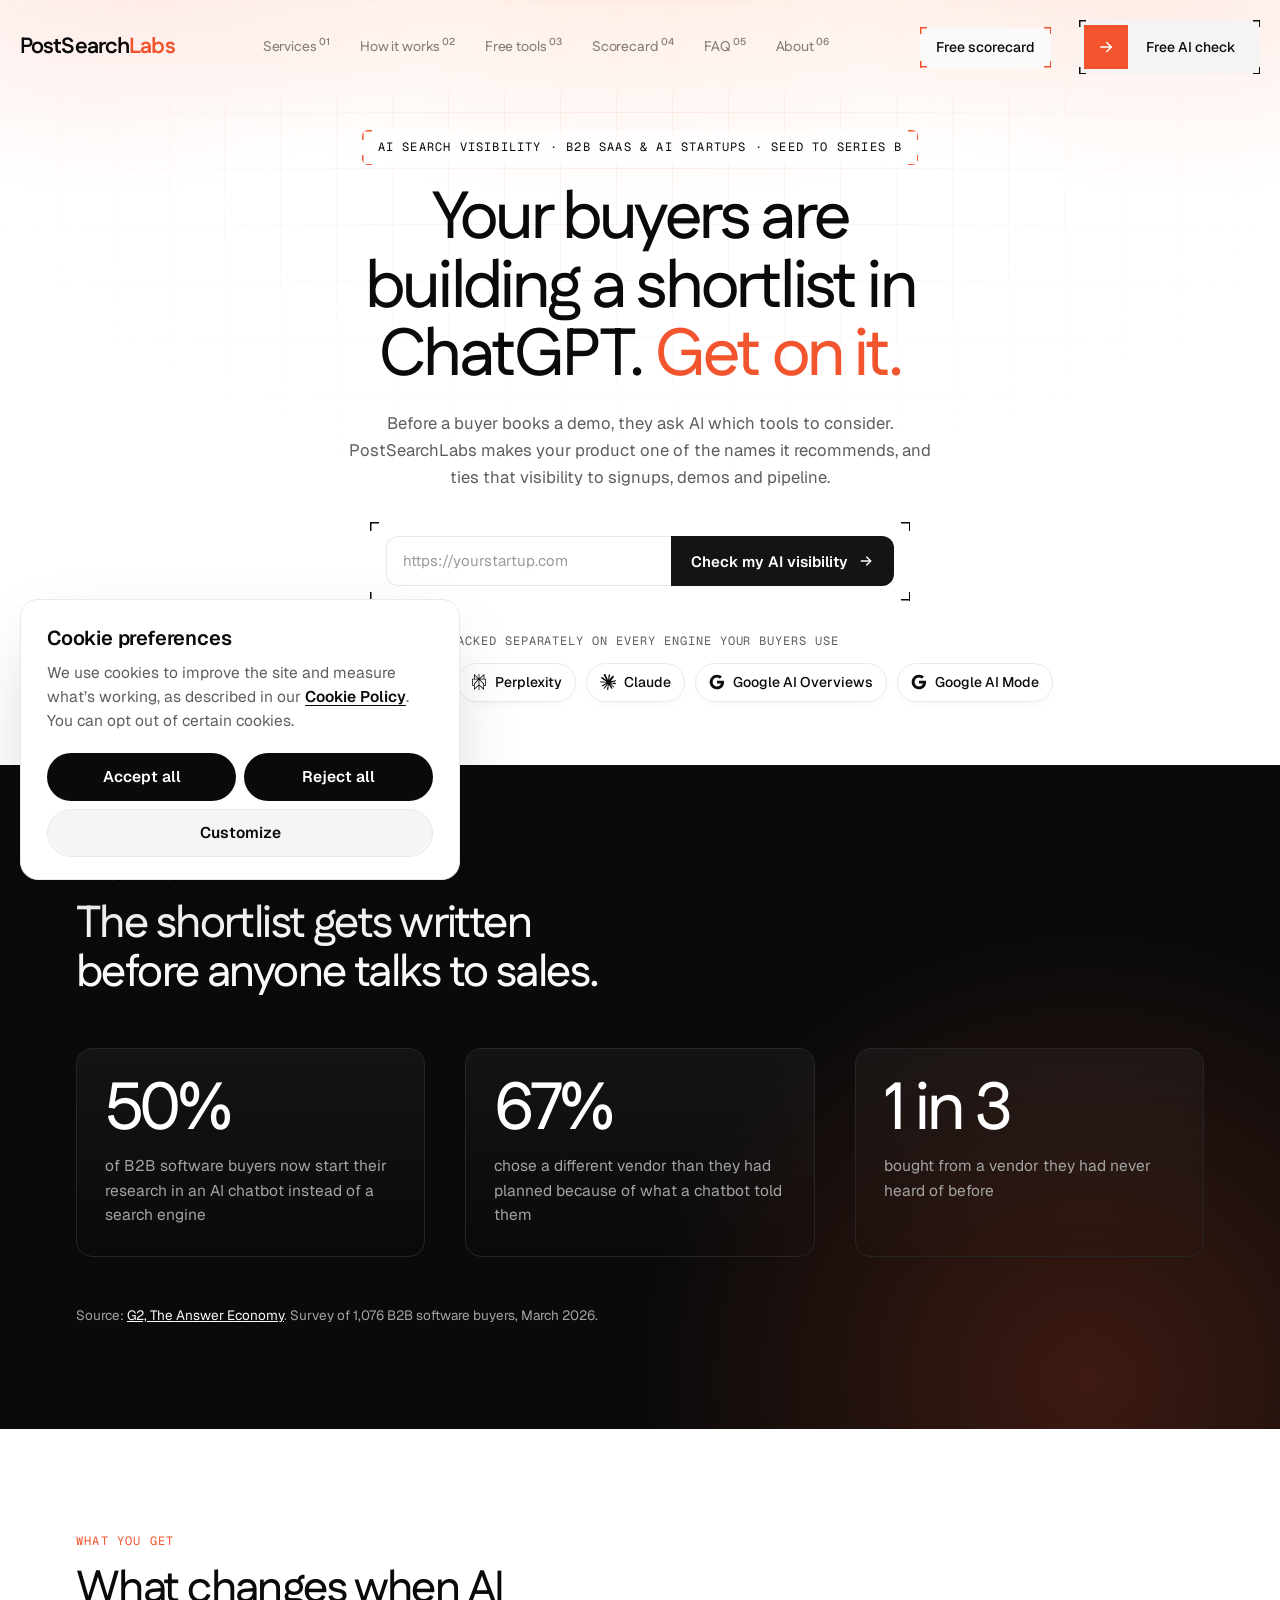
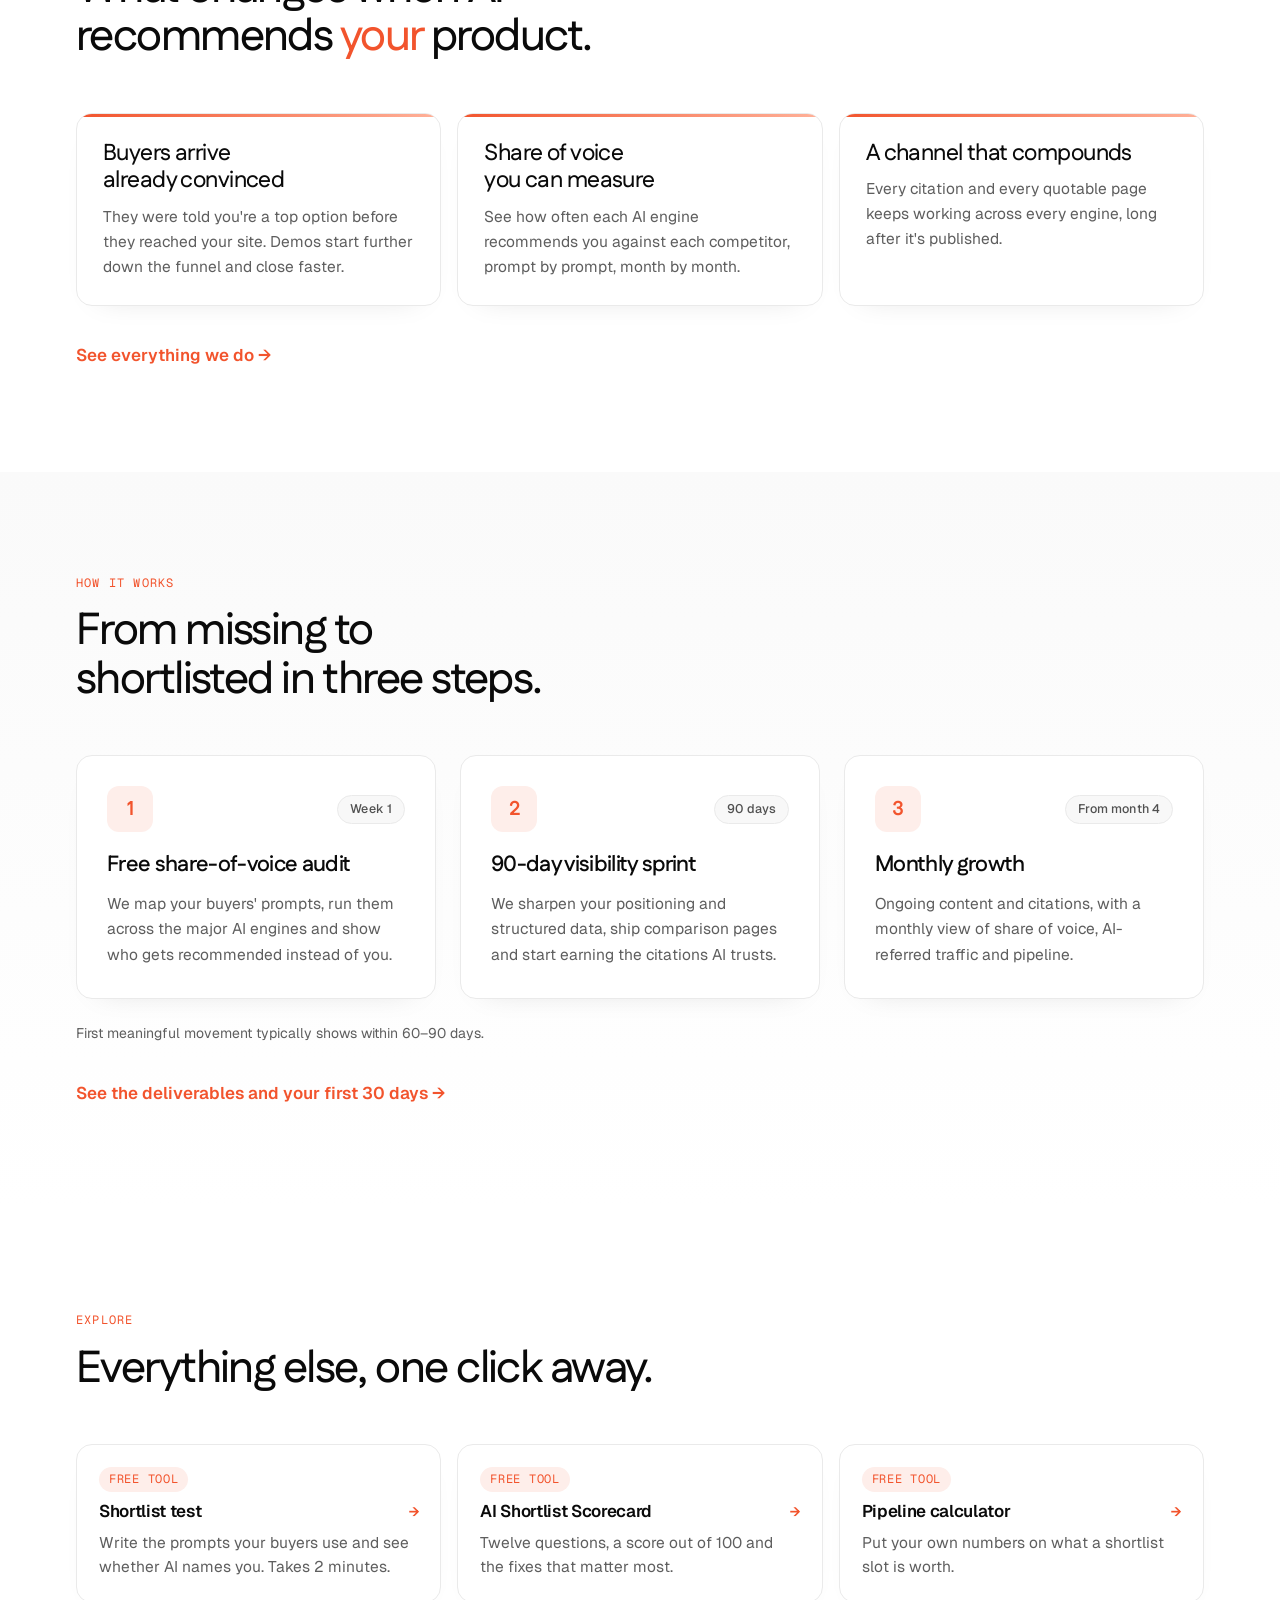
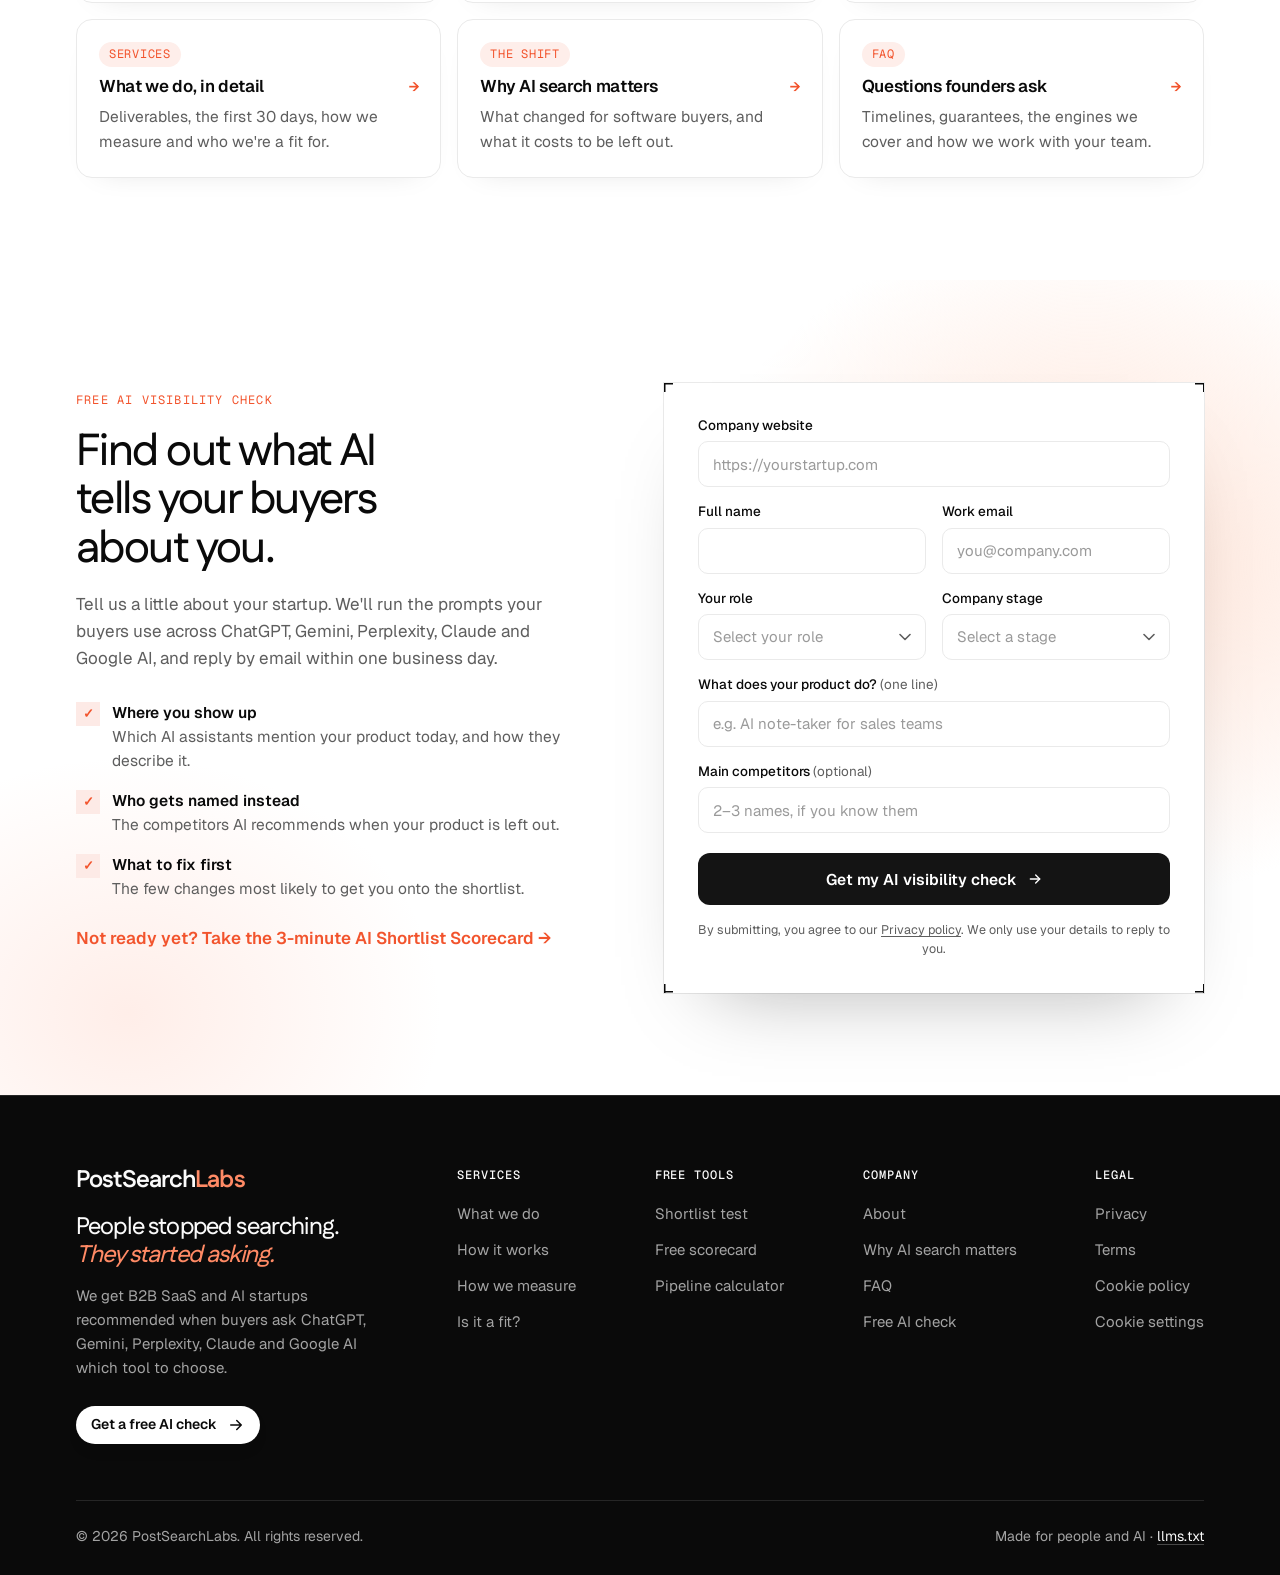
<file: index.html>
<!doctype html>
<html lang="en">
<head>
<meta charset="utf-8">
<meta name="viewport" content="width=device-width, initial-scale=1, viewport-fit=cover">
<title>PostSearchLabs: AI search visibility for B2B SaaS &amp; AI startups</title>
<meta name="description" content="PostSearchLabs gets B2B SaaS and AI startups recommended when buyers ask ChatGPT, Gemini, Perplexity, Claude and Google AI which tool to choose, and ties that visibility to pipeline.">
<link rel="canonical" href="https://postsearchlabs.com/">
<meta name="robots" content="index, follow, max-image-preview:large">
<meta name="theme-color" content="#FFFFFF">
<link rel="icon" href="favicon.svg?v=3" type="image/svg+xml">
<link rel="icon" href="favicon-32.png?v=3" sizes="32x32" type="image/png">
<link rel="icon" href="favicon-192.png?v=3" sizes="192x192" type="image/png">
<link rel="apple-touch-icon" href="apple-touch-icon.png?v=3">
<meta property="og:type" content="website">
<meta property="og:site_name" content="PostSearchLabs">
<meta property="og:title" content="PostSearchLabs: Get your startup on the AI shortlist">
<meta property="og:description" content="Your buyers are building a shortlist in ChatGPT. We make your product one of the names it recommends, and tie that visibility to pipeline.">
<meta property="og:url" content="https://postsearchlabs.com/">
<meta property="og:image" content="https://postsearchlabs.com/og-image.png">
<meta property="og:image:width" content="1200">
<meta property="og:image:height" content="630">
<meta property="og:image:alt" content="PostSearchLabs: People stopped searching. They started asking.">
<meta name="twitter:card" content="summary_large_image">
<meta name="twitter:title" content="PostSearchLabs: Get your startup on the AI shortlist">
<meta name="twitter:description" content="Your buyers are building a shortlist in ChatGPT. We make your product one of the names it recommends, and tie that visibility to pipeline.">
<meta name="twitter:image" content="https://postsearchlabs.com/og-image.png">
<!-- TODO(Ayan): once you share your LinkedIn URL, add  "sameAs": ["https://www.linkedin.com/in/YOUR-HANDLE"]  to the Organization and Person entries in the JSON-LD below. -->
<script type="application/ld+json">
{
  "@context": "https://schema.org",
  "@graph": [
    {
      "@type": [
        "Organization",
        "ProfessionalService"
      ],
      "@id": "https://postsearchlabs.com/#org",
      "name": "PostSearchLabs",
      "url": "https://postsearchlabs.com/",
      "logo": "https://postsearchlabs.com/logo.png",
      "image": "https://postsearchlabs.com/og-image.png",
      "description": "PostSearchLabs is an AI search visibility (generative engine optimization) agency for B2B SaaS and AI startups from seed to Series B. We get startups recommended when buyers ask ChatGPT, Gemini, Perplexity, Claude and Google AI which tool to choose, and we tie that visibility to signups, demos and pipeline.",
      "slogan": "People stopped searching. They started asking.",
      "founder": {
        "@id": "https://postsearchlabs.com/#founder"
      },
      "areaServed": "Worldwide",
      "audience": {
        "@type": "BusinessAudience",
        "audienceType": "Seed to Series B B2B SaaS and AI startups"
      },
      "knowsAbout": [
        "Generative engine optimization",
        "AI search visibility",
        "Answer engine optimization",
        "LLM share of voice",
        "B2B SaaS marketing",
        "Structured data",
        "ChatGPT",
        "Google AI Overviews",
        "Google AI Mode",
        "Perplexity",
        "Gemini",
        "Claude"
      ],
      "makesOffer": [
        {
          "@type": "Offer",
          "itemOffered": {
            "@id": "https://postsearchlabs.com/#service"
          }
        },
        {
          "@type": "Offer",
          "name": "Free AI visibility check",
          "price": "0",
          "priceCurrency": "USD",
          "url": "https://postsearchlabs.com/#audit"
        }
      ]
    },
    {
      "@type": "Service",
      "@id": "https://postsearchlabs.com/#service",
      "name": "AI search visibility for B2B SaaS and AI startups",
      "serviceType": "Generative engine optimization",
      "description": "Buyer prompt mapping, share-of-voice baselines across six AI engines, citation gap analysis, entity and structured data fixes, comparison and alternatives pages, third-party citations, answer-first content and AI attribution reporting.",
      "provider": {
        "@id": "https://postsearchlabs.com/#org"
      },
      "audience": {
        "@type": "BusinessAudience",
        "audienceType": "Seed to Series B B2B SaaS and AI startups"
      },
      "url": "https://postsearchlabs.com/"
    },
    {
      "@type": "Person",
      "@id": "https://postsearchlabs.com/#founder",
      "name": "Ayan Chakraborty",
      "url": "https://postsearchlabs.com/about#founder",
      "jobTitle": "Founder",
      "worksFor": {
        "@id": "https://postsearchlabs.com/#org"
      }
    },
    {
      "@type": "WebSite",
      "@id": "https://postsearchlabs.com/#website",
      "url": "https://postsearchlabs.com/",
      "name": "PostSearchLabs",
      "publisher": {
        "@id": "https://postsearchlabs.com/#org"
      },
      "inLanguage": "en"
    },
    {
      "@type": "WebPage",
      "@id": "https://postsearchlabs.com/#webpage",
      "url": "https://postsearchlabs.com/",
      "name": "PostSearchLabs: AI search visibility for B2B SaaS & AI startups",
      "isPartOf": {
        "@id": "https://postsearchlabs.com/#website"
      },
      "about": {
        "@id": "https://postsearchlabs.com/#service"
      },
      "dateModified": "2026-11-22"
    }
  ]
}
</script>
<link rel="preconnect" href="https://fonts.googleapis.com">
<link rel="preconnect" href="https://fonts.gstatic.com" crossorigin>
<link rel="preload" as="style" href="https://fonts.googleapis.com/css2?family=Fustat:wght@500;600;700&amp;family=Geist:wght@400;500;600&amp;family=Geist+Mono:wght@400;500&amp;display=swap" onload="this.onload=null;this.rel='stylesheet'">
<noscript><link rel="stylesheet" href="https://fonts.googleapis.com/css2?family=Fustat:wght@500;600;700&amp;family=Geist:wght@400;500;600&amp;family=Geist+Mono:wght@400;500&amp;display=swap"></noscript>
<script src="theme.js?v=3"></script>
<link rel="stylesheet" href="styles.css?v=20261122h">
<link rel="stylesheet" href="goji.css?v=8">
<script src="consent.js?v=2"></script>
</head>
<body>

<header class="gh">
  <div class="gh__in">
    <a class="brand" href="/" aria-label="PostSearchLabs home">
      <span class="brand__name">PostSearch<span>Labs</span></span>
    </a>
    <nav class="gh__links" aria-label="Main">
      <a href="/services" aria-label="Services"><span class="roll"><span data-t="Services">Services</span></span><sup>01</sup></a>
      <a href="/services#how" aria-label="How it works"><span class="roll"><span data-t="How it works">How it works</span></span><sup>02</sup></a>
      <a href="/tools" aria-label="Free tools"><span class="roll"><span data-t="Free tools">Free tools</span></span><sup>03</sup></a>
      <a href="/scorecard" aria-label="Scorecard"><span class="roll"><span data-t="Scorecard">Scorecard</span></span><sup>04</sup></a>
      <a href="/faq" aria-label="FAQ"><span class="roll"><span data-t="FAQ">FAQ</span></span><sup>05</sup></a>
      <a href="/about" aria-label="About"><span class="roll"><span data-t="About">About</span></span><sup>06</sup></a>
    </nav>
    <div class="gh__cta">
      <a class="hb hb--ghost" href="/scorecard">Free scorecard</a>
      <a class="hb hb--primary" href="#audit"><span class="hb__icon"><svg viewBox="0 0 24 24" fill="none" stroke="currentColor" stroke-width="2" stroke-linecap="round" stroke-linejoin="round" aria-hidden="true"><path d="M5 12h14"></path><path d="M13 6l6 6-6 6"></path></svg></span>Free AI check</a>
    </div>
    <button class="gh__toggle" type="button" aria-expanded="false" aria-controls="gh-panel" aria-label="Open menu">
      <svg viewBox="0 0 24 24" fill="none" stroke="currentColor" stroke-width="1.8" stroke-linecap="round" aria-hidden="true"><path d="M12 4v16M4 12h16"></path></svg>
    </button>
  </div>
  <div class="gh__panel" id="gh-panel">
    <nav class="gh__menu" aria-label="Mobile">
        <a href="/services">Services<sup>01</sup></a>
        <a href="/services#how">How it works<sup>02</sup></a>
        <a href="/tools">Free tools<sup>03</sup></a>
        <a href="/scorecard">Scorecard<sup>04</sup></a>
        <a href="/faq">FAQ<sup>05</sup></a>
        <a href="/about">About<sup>06</sup></a>
    </nav>
    <div class="gh__panel-cta">
      <a class="hb hb--ghost" href="/scorecard">Free scorecard</a>
      <a class="hb hb--primary" href="#audit"><span class="hb__icon"><svg viewBox="0 0 24 24" fill="none" stroke="currentColor" stroke-width="2" stroke-linecap="round" stroke-linejoin="round" aria-hidden="true"><path d="M5 12h14"></path><path d="M13 6l6 6-6 6"></path></svg></span>Free AI check</a>
    </div>
    <button class="gh__theme" type="button" data-theme-toggle hidden><span class="when-light">Night mode</span><span class="when-dark">Day mode</span></button>
  </div>
</header>

<main>

  <!-- Hero -->
  <section class="hero">
    <div class="wrap">
      <div class="hero__top">
        <p class="eyebrow">AI search visibility · B2B SaaS &amp; AI startups · Seed to Series B</p>
        <h1>Your buyers are building a shortlist in ChatGPT. <span class="hl">Get on it.</span></h1>
        <p class="lede">Before a buyer books a demo, they ask AI which tools to consider. PostSearchLabs makes your product one of the names it recommends, and ties that visibility to signups, demos and pipeline.</p>
      </div>

      <div class="hero__video">
        <div class="sitebox">
          <form class="sitebox__form" action="#audit" data-site-form novalidate>
            <label class="sitebox__field">
              <span class="sr-only">Your company website</span>
              <input type="text" name="website" inputmode="url" autocomplete="url" placeholder="https://yourstartup.com" required>
            </label>
            <button class="sitebox__btn" type="submit">Check my AI visibility <svg viewBox="0 0 24 24" fill="none" stroke="currentColor" stroke-width="2" stroke-linecap="round" stroke-linejoin="round" aria-hidden="true"><path d="M5 12h14"></path><path d="M13 6l6 6-6 6"></path></svg></button>
          </form>
          <p class="sitebox__hint" data-site-hint hidden>Please enter your website, for example yourstartup.com</p>
        </div>
      </div>

      <div class="engines">
        <p class="engines__label">Tracked separately on every engine your buyers use</p>
        <ul class="engines__row">
          <li data-engine="chatgpt"><svg viewBox="0 0 24 24" fill="currentColor" aria-hidden="true"><path d="M22.2819 9.8211a5.9847 5.9847 0 0 0-.5157-4.9108 6.0462 6.0462 0 0 0-6.5098-2.9A6.0651 6.0651 0 0 0 4.9807 4.1818a5.9847 5.9847 0 0 0-3.9977 2.9 6.0462 6.0462 0 0 0 .7427 7.0966 5.98 5.98 0 0 0 .511 4.9107 6.051 6.051 0 0 0 6.5146 2.9001A5.9847 5.9847 0 0 0 13.2599 24a6.0557 6.0557 0 0 0 5.7718-4.2058 5.9894 5.9894 0 0 0 3.9977-2.9001 6.0557 6.0557 0 0 0-.7475-7.0729zm-9.022 12.6081a4.4755 4.4755 0 0 1-2.8764-1.0408l.1419-.0804 4.7783-2.7582a.7948.7948 0 0 0 .3927-.6813v-6.7369l2.02 1.1686a.071.071 0 0 1 .038.052v5.5826a4.504 4.504 0 0 1-4.4945 4.4944zm-9.6607-4.1254a4.4708 4.4708 0 0 1-.5346-3.0137l.142.0852 4.783 2.7582a.7712.7712 0 0 0 .7806 0l5.8428-3.3685v2.3324a.0804.0804 0 0 1-.0332.0615L9.74 19.9502a4.4992 4.4992 0 0 1-6.1408-1.6464zM2.3408 7.8956a4.485 4.485 0 0 1 2.3655-1.9728V11.6a.7664.7664 0 0 0 .3879.6765l5.8144 3.3543-2.0201 1.1685a.0757.0757 0 0 1-.071 0l-4.8303-2.7865A4.504 4.504 0 0 1 2.3408 7.872zm16.5963 3.8558L13.1038 8.364 15.1192 7.2a.0757.0757 0 0 1 .071 0l4.8303 2.7913a4.4944 4.4944 0 0 1-.6765 8.1042v-5.6772a.79.79 0 0 0-.407-.667zm2.0107-3.0231l-.142-.0852-4.7735-2.7818a.7759.7759 0 0 0-.7854 0L9.409 9.2297V6.8974a.0662.0662 0 0 1 .0284-.0615l4.8303-2.7866a4.4992 4.4992 0 0 1 6.6802 4.66zM8.3065 12.863l-2.02-1.1638a.0804.0804 0 0 1-.038-.0567V6.0742a4.4992 4.4992 0 0 1 7.3757-3.4537l-.142.0805L8.704 5.459a.7948.7948 0 0 0-.3927.6813zm1.0976-2.3654l2.602-1.4998 2.6069 1.4998v2.9994l-2.5974 1.4997-2.6067-1.4997Z"></path></svg>ChatGPT</li>
          <li data-engine="gemini"><svg viewBox="0 0 24 24" fill="currentColor" aria-hidden="true"><path d="M11.04 19.32Q12 21.51 12 24q0-2.49.93-4.68.96-2.19 2.58-3.81t3.81-2.55Q21.51 12 24 12q-2.49 0-4.68-.93a12.3 12.3 0 0 1-3.81-2.58 12.3 12.3 0 0 1-2.58-3.81Q12 2.49 12 0q0 2.49-.96 4.68-.93 2.19-2.55 3.81a12.3 12.3 0 0 1-3.81 2.58Q2.49 12 0 12q2.49 0 4.68.96 2.19.93 3.81 2.55t2.55 3.81"></path><defs><linearGradient id="gemini-grad" x1="0" y1="1" x2="1" y2="0"><stop offset="0" stop-color="#4285F4"></stop><stop offset=".55" stop-color="#9B72CB"></stop><stop offset="1" stop-color="#D96570"></stop></linearGradient></defs><path class="engine__color" fill="url(#gemini-grad)" d="M11.04 19.32Q12 21.51 12 24q0-2.49.93-4.68.96-2.19 2.58-3.81t3.81-2.55Q21.51 12 24 12q-2.49 0-4.68-.93a12.3 12.3 0 0 1-3.81-2.58 12.3 12.3 0 0 1-2.58-3.81Q12 2.49 12 0q0 2.49-.96 4.68-.93 2.19-2.55 3.81a12.3 12.3 0 0 1-3.81 2.58Q2.49 12 0 12q2.49 0 4.68.96 2.19.93 3.81 2.55t2.55 3.81"></path></svg>Gemini</li>
          <li data-engine="perplexity"><svg viewBox="0 0 24 24" fill="currentColor" aria-hidden="true"><path d="M22.3977 7.0896h-2.3106V.0676l-7.5094 6.3542V.1577h-1.1554v6.1966L4.4904 0v7.0896H1.6023v10.3976h2.8882V24l6.932-6.3591v6.2005h1.1554v-6.0469l6.9318 6.1807v-6.4879h2.8882V7.0896zm-3.4657-4.531v4.531h-5.355l5.355-4.531zm-13.2862.0676 4.8691 4.4634H5.6458V2.6262zM2.7576 16.332V8.245h7.8476l-6.1149 6.1147v1.9723H2.7576zm2.8882 5.0404v-3.8852h.0001v-2.6488l5.7763-5.7764v7.0111l-5.7764 5.2993zm12.7086.0248-5.7766-5.1509V9.0618l5.7766 5.7766v6.5588zm2.8882-5.0652h-1.733v-1.9723L13.3948 8.245h7.8478v8.087z"></path></svg>Perplexity</li>
          <li data-engine="claude"><svg viewBox="0 0 24 24" fill="currentColor" aria-hidden="true"><path d="m4.7144 15.9555 4.7174-2.6471.079-.2307-.079-.1275h-.2307l-.7893-.0486-2.6956-.0729-2.3375-.0971-2.2646-.1214-.5707-.1215-.5343-.7042.0546-.3522.4797-.3218.686.0608 1.5179.1032 2.2767.1578 1.6514.0972 2.4468.255h.3886l.0546-.1579-.1336-.0971-.1032-.0972L6.973 9.8356l-2.55-1.6879-1.3356-.9714-.7225-.4918-.3643-.4614-.1578-1.0078.6557-.7225.8803.0607.2246.0607.8925.686 1.9064 1.4754 2.4893 1.8336.3643.3035.1457-.1032.0182-.0728-.164-.2733-1.3539-2.4467-1.445-2.4893-.6435-1.032-.17-.6194c-.0607-.255-.1032-.4674-.1032-.7285L6.287.1335 6.6997 0l.9957.1336.419.3642.6192 1.4147 1.0018 2.2282 1.5543 3.0296.4553.8985.2429.8318.091.255h.1579v-.1457l.1275-1.706.2368-2.0947.2307-2.6957.0789-.7589.3764-.9107.7468-.4918.5828.2793.4797.686-.0668.4433-.2853 1.8517-.5586 2.9021-.3643 1.9429h.2125l.2429-.2429.9835-1.3053 1.6514-2.0643.7286-.8196.85-.9046.5464-.4311h1.0321l.759 1.1293-.34 1.1657-1.0625 1.3478-.8804 1.1414-1.2628 1.7-.7893 1.36.0729.1093.1882-.0183 2.8535-.607 1.5421-.2794 1.8396-.3157.8318.3886.091.3946-.3278.8075-1.967.4857-2.3072.4614-3.4364.8136-.0425.0304.0486.0607 1.5482.1457.6618.0364h1.621l3.0175.2247.7892.522.4736.6376-.079.4857-1.2142.6193-1.6393-.3886-3.825-.9107-1.3113-.3279h-.1822v.1093l1.0929 1.0686 2.0035 1.8092 2.5075 2.3314.1275.5768-.3218.4554-.34-.0486-2.2039-1.6575-.85-.7468-1.9246-1.621h-.1275v.17l.4432.6496 2.3436 3.5214.1214 1.0807-.17.3521-.6071.2125-.6679-.1214-1.3721-1.9246L14.38 17.959l-1.1414-1.9428-.1397.079-.674 7.2552-.3156.3703-.7286.2793-.6071-.4614-.3218-.7468.3218-1.4753.3886-1.9246.3157-1.53.2853-1.9004.17-.6314-.0121-.0425-.1397.0182-1.4328 1.9672-2.1796 2.9446-1.7243 1.8456-.4128.164-.7164-.3704.0667-.6618.4008-.5889 2.386-3.0357 1.4389-1.882.929-1.0868-.0062-.1579h-.0546l-6.3385 4.1164-1.1293.1457-.4857-.4554.0608-.7467.2307-.2429 1.9064-1.3114Z"></path></svg>Claude</li>
          <li data-engine="google"><svg viewBox="0 0 24 24" fill="currentColor" aria-hidden="true"><path class="g-b" d="M22.56 12.25c0-.78-.07-1.53-.2-2.25H12v4.26h5.92c-.26 1.37-1.04 2.53-2.21 3.31v2.77h3.57c2.08-1.92 3.28-4.74 3.28-8.09z"></path><path class="g-g" d="M12 23c2.97 0 5.46-.98 7.28-2.66l-3.57-2.77c-.98.66-2.23 1.06-3.71 1.06-2.86 0-5.29-1.93-6.16-4.53H2.18v2.84C3.99 20.53 7.7 23 12 23z"></path><path class="g-y" d="M5.84 14.09c-.22-.66-.35-1.36-.35-2.09s.13-1.43.35-2.09V7.07H2.18C1.43 8.55 1 10.22 1 12s.43 3.45 1.18 4.93l2.85-2.22.81-.62z"></path><path class="g-r" d="M12 5.38c1.62 0 3.06.56 4.21 1.64l3.15-3.15C17.45 2.09 14.97 1 12 1 7.7 1 3.99 3.47 2.18 7.07l3.66 2.84c.87-2.6 3.3-4.53 6.16-4.53z"></path></svg>Google AI Overviews</li>
          <li data-engine="google"><svg viewBox="0 0 24 24" fill="currentColor" aria-hidden="true"><path class="g-b" d="M22.56 12.25c0-.78-.07-1.53-.2-2.25H12v4.26h5.92c-.26 1.37-1.04 2.53-2.21 3.31v2.77h3.57c2.08-1.92 3.28-4.74 3.28-8.09z"></path><path class="g-g" d="M12 23c2.97 0 5.46-.98 7.28-2.66l-3.57-2.77c-.98.66-2.23 1.06-3.71 1.06-2.86 0-5.29-1.93-6.16-4.53H2.18v2.84C3.99 20.53 7.7 23 12 23z"></path><path class="g-y" d="M5.84 14.09c-.22-.66-.35-1.36-.35-2.09s.13-1.43.35-2.09V7.07H2.18C1.43 8.55 1 10.22 1 12s.43 3.45 1.18 4.93l2.85-2.22.81-.62z"></path><path class="g-r" d="M12 5.38c1.62 0 3.06.56 4.21 1.64l3.15-3.15C17.45 2.09 14.97 1 12 1 7.7 1 3.99 3.47 2.18 7.07l3.66 2.84c.87-2.6 3.3-4.53 6.16-4.53z"></path></svg>Google AI Mode</li>
        </ul>
      </div>
    </div>
  </section>

  <!-- The numbers -->
  <section class="section band" id="numbers">
    <div class="wrap">
      <div class="section__head">
        <p class="kicker">The shift is already here</p>
        <h2>The shortlist gets written before anyone talks to sales.</h2>
      </div>
      <div class="stats">
        <div>
          <p class="stat__num">51%</p>
          <p class="stat__label">of B2B software buyers now start their research in an AI chatbot instead of a search engine</p>
        </div>
        <div>
          <p class="stat__num">69%</p>
          <p class="stat__label">chose a different vendor than they had planned because of what a chatbot told them</p>
        </div>
        <div>
          <p class="stat__num">1 in 3</p>
          <p class="stat__label">bought from a vendor they had never heard of before</p>
        </div>
      </div>
      <p class="source">Source: <a href="https://company.g2.com/news/g2-research-the-answer-economy" target="_blank" rel="noopener">G2, The Answer Economy</a>. Survey of 1,076 B2B software buyers, March 2026.</p>
    </div>
  </section>

  <!-- What you get -->
  <section class="section" id="services">
    <div class="wrap">
      <div class="section__head">
        <p class="kicker">What you get</p>
        <h2>What changes when AI recommends <em>your</em> product.</h2>
      </div>
      <div class="cols cols--strong">
        <div class="col">
          <h3>Buyers arrive already convinced</h3>
          <p>They were told you're a top option before they reached your site. Demos start further down the funnel and close faster.</p>
        </div>
        <div class="col">
          <h3>Share of voice you can measure</h3>
          <p>See how often each AI engine recommends you against each competitor, prompt by prompt, month by month.</p>
        </div>
        <div class="col">
          <h3>A channel that compounds</h3>
          <p>Every citation and every quotable page keeps working across every engine, long after it's published.</p>
        </div>
      </div>
      <p class="section__more"><a class="textlink" href="/services">See everything we do →</a></p>
    </div>
  </section>

  <!-- How it works -->
  <section class="section section--line" id="how">
    <div class="wrap">
      <div class="section__head">
        <p class="kicker">How it works</p>
        <h2>From missing to shortlisted in three steps.</h2>
      </div>
      <div class="steps swipe" data-swipe>
        <div class="step">
          <div class="step__top"><span class="step__n">1</span><span class="step__time">Week 1</span></div>
          <h3>Free share-of-voice audit</h3>
          <p>We map your buyers' prompts, run them across the major AI engines and show who gets recommended instead of you.</p>
        </div>
        <div class="step">
          <div class="step__top"><span class="step__n">2</span><span class="step__time">90 days</span></div>
          <h3>90-day visibility sprint</h3>
          <p>We sharpen your positioning and structured data, ship comparison pages and start earning the citations AI trusts.</p>
        </div>
        <div class="step">
          <div class="step__top"><span class="step__n">3</span><span class="step__time">From month 4</span></div>
          <h3>Monthly growth</h3>
          <p>Ongoing content and citations, with a monthly view of share of voice, AI-referred traffic and pipeline.</p>
        </div>
      </div>

      <p class="steps__note">First meaningful movement typically shows within 60–90 days.</p>
      <p class="section__more"><a class="textlink" href="/services#how">See the deliverables and your first 30 days →</a></p>
    </div>
  </section>

  <!-- Everything that moved off the home page -->
  <section class="section section--line" id="explore">
    <div class="wrap">
      <div class="section__head">
        <p class="kicker">Explore</p>
        <h2>Everything else, one click away.</h2>
      </div>
      <div class="explore">
        <a class="explore__card" href="/tools#test">
          <span class="explore__tag">Free tool</span>
          <h3>Shortlist test</h3>
          <p>Write the prompts your buyers use and see whether AI names you. Takes 2 minutes.</p>
        </a>
        <a class="explore__card" href="/scorecard">
          <span class="explore__tag">Free tool</span>
          <h3>AI Shortlist Scorecard</h3>
          <p>Twelve questions, a score out of 100 and the fixes that matter most.</p>
        </a>
        <a class="explore__card" href="/tools#model">
          <span class="explore__tag">Free tool</span>
          <h3>Pipeline calculator</h3>
          <p>Put your own numbers on what a shortlist slot is worth.</p>
        </a>
        <a class="explore__card" href="/services">
          <span class="explore__tag">Services</span>
          <h3>What we do, in detail</h3>
          <p>Deliverables, the first 30 days, how we measure and who we're a fit for.</p>
        </a>
        <a class="explore__card" href="/why">
          <span class="explore__tag">The shift</span>
          <h3>Why AI search matters</h3>
          <p>What changed for software buyers, and what it costs to be left out.</p>
        </a>
        <a class="explore__card" href="/faq">
          <span class="explore__tag">FAQ</span>
          <h3>Questions founders ask</h3>
          <p>Timelines, guarantees, the engines we cover and how we work with your team.</p>
        </a>
      </div>
    </div>
  </section>

  <!-- AI visibility check: the lead form. leads.js saves it to Supabase (table website_leads). -->
  <section class="section audit" id="audit">
    <div class="wrap">
      <div class="audit__grid">
        <div class="audit__intro">
          <p class="kicker">Free AI visibility check</p>
          <h2>Find out what AI tells your buyers about you.</h2>
          <p class="lede">Tell us a little about your startup. We'll run the prompts your buyers use across ChatGPT, Gemini, Perplexity, Claude and Google AI, and reply by email within one business day.</p>
          <ul class="audit__list">
            <li><strong>Where you show up</strong>Which AI assistants mention your product today, and how they describe it.</li>
            <li><strong>Who gets named instead</strong>The competitors AI recommends when your product is left out.</li>
            <li><strong>What to fix first</strong>The few changes most likely to get you onto the shortlist.</li>
          </ul>
          <a class="audit__call" href="/scorecard">Not ready yet? Take the 3-minute AI Shortlist Scorecard →</a>
        </div>

        <div class="audit__card">
          <form class="lead" data-lead-form novalidate>
            <label class="lead__field"><span>Company website</span>
              <input type="text" name="website" inputmode="url" autocomplete="url" placeholder="https://yourstartup.com" maxlength="300" required>
            </label>
            <div class="lead__row">
              <label class="lead__field"><span>Full name</span>
                <input type="text" name="full_name" autocomplete="name" maxlength="120" required>
              </label>
              <label class="lead__field"><span>Work email</span>
                <input type="email" name="email" autocomplete="email" placeholder="you@company.com" maxlength="254" required>
              </label>
            </div>
            <div class="lead__row">
              <label class="lead__field"><span>Your role</span>
                <select name="role" required>
                  <option value="" disabled selected>Select your role</option>
                  <option>Founder / CEO</option>
                  <option>Co-founder</option>
                  <option>Marketing or growth lead</option>
                  <option>Product lead</option>
                  <option>Other</option>
                </select>
              </label>
              <label class="lead__field"><span>Company stage</span>
                <select name="stage" required>
                  <option value="" disabled selected>Select a stage</option>
                  <option>Bootstrapped</option>
                  <option>Pre-seed</option>
                  <option>Seed</option>
                  <option>Series A</option>
                  <option>Series B or later</option>
                </select>
              </label>
            </div>
            <label class="lead__field"><span>What does your product do? <em>(one line)</em></span>
              <input type="text" name="product" placeholder="e.g. AI note-taker for sales teams" maxlength="300" required>
            </label>
            <label class="lead__field"><span>Main competitors <em>(optional)</em></span>
              <input type="text" name="competitors" placeholder="2–3 names, if you know them" maxlength="300">
            </label>
            <label class="lead__hp" aria-hidden="true">Leave this empty
              <input type="text" name="company_fax" tabindex="-1" autocomplete="off">
            </label>
            <p class="lead__error" role="alert" hidden></p>
            <button class="lead__submit" type="submit"><span>Get my AI visibility check</span><svg viewBox="0 0 24 24" fill="none" stroke="currentColor" stroke-width="2" stroke-linecap="round" stroke-linejoin="round" aria-hidden="true"><path d="M5 12h14"></path><path d="M13 6l6 6-6 6"></path></svg></button>
            <p class="lead__legal">By submitting, you agree to our <a href="/privacy">Privacy policy</a>. We only use your details to reply to you.</p>
          </form>

          <div class="lead__done" tabindex="-1" hidden>
            <span class="lead__check"><svg viewBox="0 0 24 24" fill="none" stroke="currentColor" stroke-width="2.4" stroke-linecap="round" stroke-linejoin="round" aria-hidden="true"><path d="M5 12.5l4.5 4.5L19 7.5"></path></svg></span>
            <h3>Thanks, <span data-done-name>there</span>. We've got it.</h3>
            <p>We'll review <strong data-done-site>your site</strong> and reply to <strong data-done-email>your email</strong> within one business day.</p>
          </div>
        </div>
      </div>
    </div>
  </section>

</main>

<footer class="site-footer">
  <div class="wrap">
    <div class="footer__top">
      <div class="footer__brand">
        <a class="brand" href="/" aria-label="PostSearchLabs home">
          <span class="brand__name">PostSearch<span>Labs</span></span>
        </a>
        <p class="footer__slogan">People stopped searching. <em>They started asking.</em></p>
        <p class="footer__about">We get B2B SaaS and AI startups recommended when buyers ask ChatGPT, Gemini, Perplexity, Claude and Google AI which tool to choose.</p>
        <a class="btn btn--primary btn--sm footer__cta" href="#audit">Get a free AI check <svg viewBox="0 0 24 24" fill="none" stroke="currentColor" stroke-width="2" stroke-linecap="round" stroke-linejoin="round" aria-hidden="true"><path d="M5 12h14M13 6l6 6-6 6"></path></svg></a>
      </div>
      <nav class="footer__cols" aria-label="Footer">
        <div class="footer__col">
          <h2 class="footer__h">Services</h2>
          <ul>
            <li><a href="/services">What we do</a></li>
            <li><a href="/services#how">How it works</a></li>
            <li><a href="/services#proof">How we measure</a></li>
            <li><a href="/services#fit">Is it a fit?</a></li>
          </ul>
        </div>
        <div class="footer__col">
          <h2 class="footer__h">Free tools</h2>
          <ul>
            <li><a href="/tools#test">Shortlist test</a></li>
            <li><a href="/scorecard">Free scorecard</a></li>
            <li><a href="/tools#model">Pipeline calculator</a></li>
          </ul>
        </div>
        <div class="footer__col">
          <h2 class="footer__h">Company</h2>
          <ul>
            <li><a href="/about">About</a></li>
            <li><a href="/why">Why AI search matters</a></li>
            <li><a href="/faq">FAQ</a></li>
            <li><a href="#audit">Free AI check</a></li>
          </ul>
        </div>
        <div class="footer__col">
          <h2 class="footer__h">Legal</h2>
          <ul>
            <li><a href="/privacy">Privacy</a></li>
            <li><a href="/terms">Terms</a></li>
            <li><a href="/cookies">Cookie policy</a></li>
            <li><a href="/cookies" data-cookie-settings>Cookie settings</a></li>
          </ul>
        </div>
      </nav>
    </div>
    <div class="footer__bottom">
      <span>© 2026 PostSearchLabs. All rights reserved.</span>
      <span class="footer__meta">Made for people and AI · <a href="llms.txt">llms.txt</a></span>
    </div>
  </div>
</footer>

<div class="mbar" data-mbar>
  <a class="btn btn--ghost" href="/scorecard">Free scorecard</a>
  <a class="btn btn--primary" href="#audit">Free AI check</a>
</div>

<script src="site.js?v=20261122e"></script>
<script src="tools.js?v=3" defer></script>
<script src="leads.js?v=2" defer></script>
<script src="motion.js?v=3" defer></script>
</body>
</html>
</file>
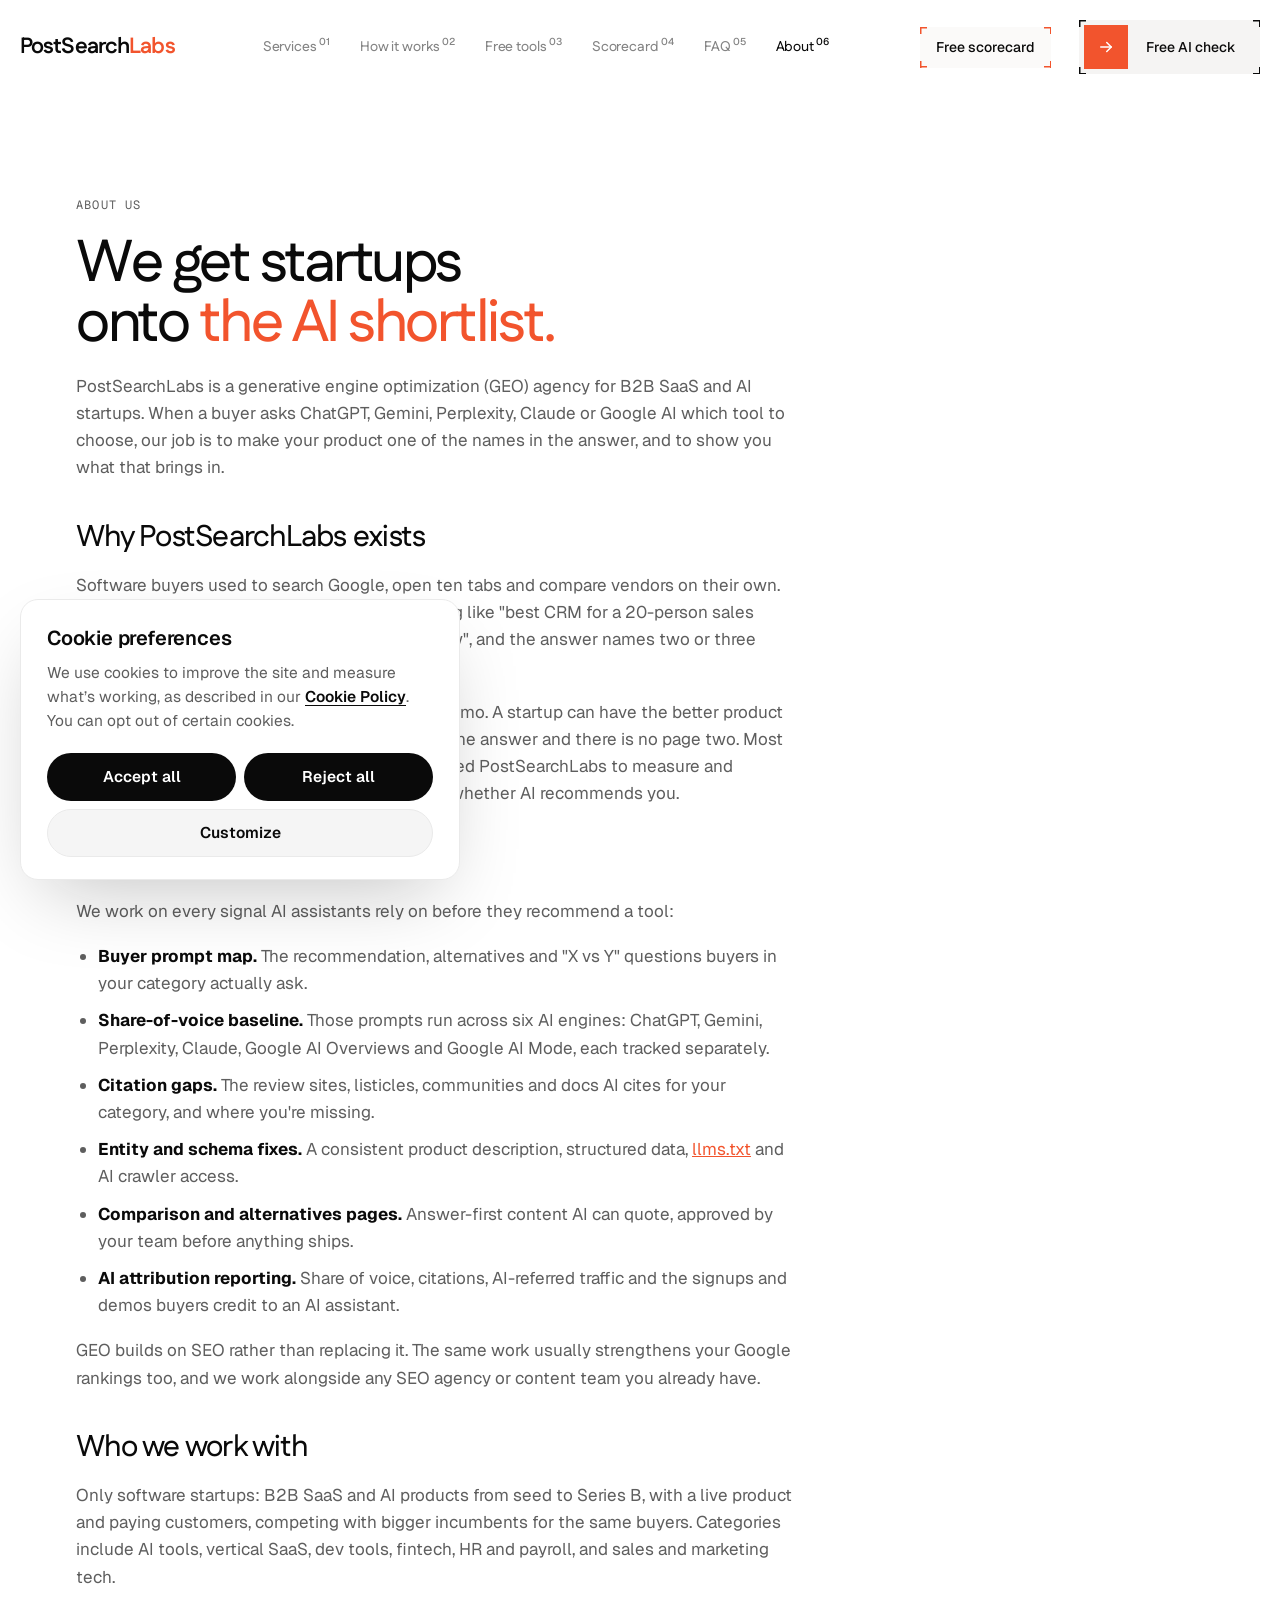
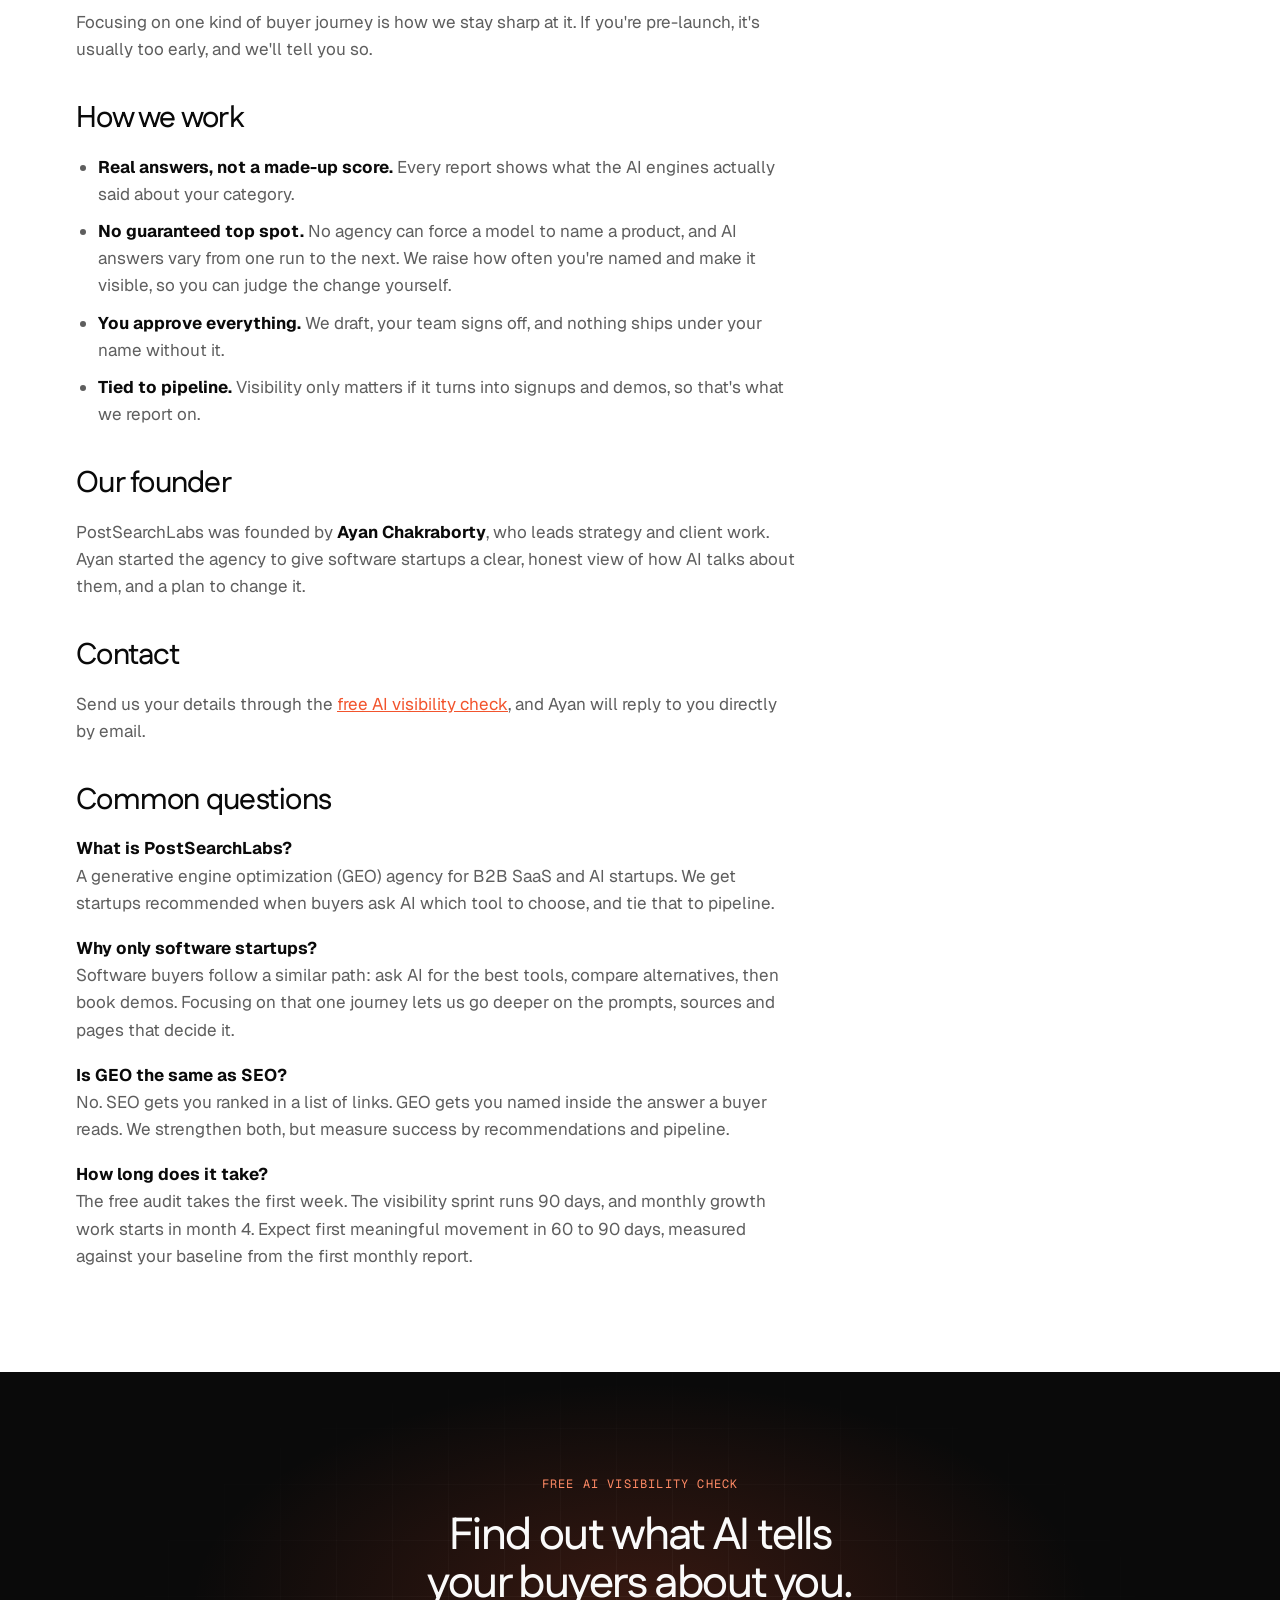
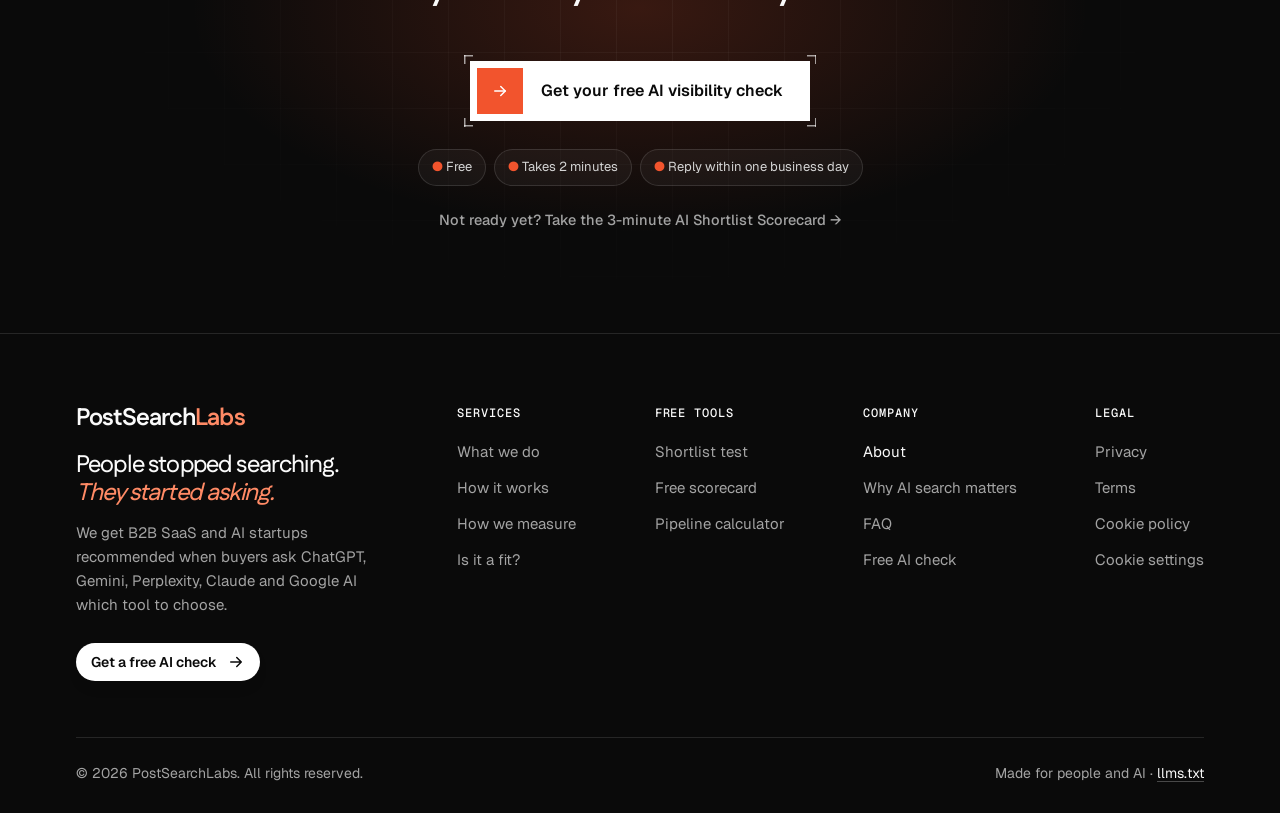
<file: about.html>
<!doctype html>
<html lang="en">
<head>
<meta charset="utf-8">
<meta name="viewport" content="width=device-width, initial-scale=1, viewport-fit=cover">
<title>About PostSearchLabs · GEO agency for B2B SaaS &amp; AI startups</title>
<meta name="description" content="PostSearchLabs is a generative engine optimization (GEO) agency for B2B SaaS and AI startups. Founded by Ayan Chakraborty, we get startups recommended when buyers ask ChatGPT, Gemini, Perplexity, Claude and Google AI which tool to choose.">
<link rel="canonical" href="https://postsearchlabs.com/about">
<meta name="robots" content="index, follow, max-image-preview:large">
<meta name="theme-color" content="#FFFFFF">
<link rel="icon" href="favicon.svg?v=3" type="image/svg+xml">
<link rel="icon" href="favicon-32.png?v=3" sizes="32x32" type="image/png">
<link rel="icon" href="favicon-192.png?v=3" sizes="192x192" type="image/png">
<link rel="apple-touch-icon" href="apple-touch-icon.png?v=3">
<meta property="og:type" content="website">
<meta property="og:site_name" content="PostSearchLabs">
<meta property="og:title" content="About PostSearchLabs">
<meta property="og:description" content="A GEO agency built for one job: getting software startups onto the shortlist AI gives their buyers.">
<meta property="og:url" content="https://postsearchlabs.com/about">
<meta property="og:image" content="https://postsearchlabs.com/og-image.png">
<meta property="og:image:width" content="1200">
<meta property="og:image:height" content="630">
<meta property="og:image:alt" content="PostSearchLabs: People stopped searching. They started asking.">
<meta name="twitter:card" content="summary_large_image">
<meta name="twitter:title" content="About PostSearchLabs">
<meta name="twitter:description" content="A GEO agency built for one job: getting software startups onto the shortlist AI gives their buyers.">
<meta name="twitter:image" content="https://postsearchlabs.com/og-image.png">
<!-- TODO(Ayan): once you share your LinkedIn URL, add  "sameAs": ["https://www.linkedin.com/in/YOUR-HANDLE"]  to the Organization and Person entries in the JSON-LD below. -->
<script type="application/ld+json">
{
  "@context": "https://schema.org",
  "@graph": [
    {
      "@type": "AboutPage",
      "@id": "https://postsearchlabs.com/about#webpage",
      "url": "https://postsearchlabs.com/about",
      "name": "About PostSearchLabs",
      "description": "Who PostSearchLabs is, why it exists, who it works with and how it works.",
      "inLanguage": "en",
      "dateModified": "2026-11-22",
      "isPartOf": { "@id": "https://postsearchlabs.com/#website" },
      "about": { "@id": "https://postsearchlabs.com/#org" },
      "mainEntity": { "@id": "https://postsearchlabs.com/#org" }
    },
    {
      "@type": ["Organization", "ProfessionalService"],
      "@id": "https://postsearchlabs.com/#org",
      "name": "PostSearchLabs",
      "url": "https://postsearchlabs.com/",
      "logo": "https://postsearchlabs.com/logo.png",
      "description": "PostSearchLabs is an AI search visibility (generative engine optimization) agency for B2B SaaS and AI startups from seed to Series B.",
      "slogan": "People stopped searching. They started asking.",
      "founder": { "@id": "https://postsearchlabs.com/#founder" },
      "areaServed": "Worldwide"
    },
    {
      "@type": "Person",
      "@id": "https://postsearchlabs.com/#founder",
      "name": "Ayan Chakraborty",
      "url": "https://postsearchlabs.com/about#founder",
      "jobTitle": "Founder",
      "worksFor": { "@id": "https://postsearchlabs.com/#org" },
      "knowsAbout": ["Generative engine optimization", "AI search visibility", "B2B SaaS marketing"]
    },
    {
      "@type": "FAQPage",
      "@id": "https://postsearchlabs.com/about#faq",
      "mainEntity": [
        { "@type": "Question", "name": "What is PostSearchLabs?", "acceptedAnswer": { "@type": "Answer", "text": "PostSearchLabs is a generative engine optimization (GEO) agency for B2B SaaS and AI startups. We get startups recommended when buyers ask ChatGPT, Gemini, Perplexity, Claude and Google AI which tool to choose, and we tie that visibility to signups, demos and pipeline." } },
        { "@type": "Question", "name": "Who founded PostSearchLabs?", "acceptedAnswer": { "@type": "Answer", "text": "PostSearchLabs was founded by Ayan Chakraborty." } },
        { "@type": "Question", "name": "Why does PostSearchLabs only work with software startups?", "acceptedAnswer": { "@type": "Answer", "text": "Software buyers follow a similar path: they ask AI for the best tools, compare alternatives and then book demos. Focusing on that one buyer journey lets us go deeper on the prompts, sources and pages that decide it." } },
        { "@type": "Question", "name": "Is GEO the same as SEO?", "acceptedAnswer": { "@type": "Answer", "text": "No. SEO gets you ranked in a list of links. GEO gets you named inside the answer a buyer reads. They share signals, so we strengthen both, but we measure success by recommendations and pipeline." } }
      ]
    },
    {
      "@type": "BreadcrumbList",
      "itemListElement": [
        { "@type": "ListItem", "position": 1, "name": "Home", "item": "https://postsearchlabs.com/" },
        { "@type": "ListItem", "position": 2, "name": "About", "item": "https://postsearchlabs.com/about" }
      ]
    }
  ]
}
</script>
<link rel="stylesheet" href="https://fonts.googleapis.com/css2?family=Fustat:wght@500;600;700&amp;family=Geist:wght@400;500;600&amp;family=Geist+Mono:wght@400;500&amp;display=swap">
<script src="theme.js?v=3"></script>
<link rel="stylesheet" href="styles.css?v=20261122h">
<link rel="stylesheet" href="goji.css?v=8">
<script src="consent.js?v=2"></script>
</head>
<body>

<header class="gh">
  <div class="gh__in">
    <a class="brand" href="/" aria-label="PostSearchLabs home">
      <span class="brand__name">PostSearch<span>Labs</span></span>
    </a>
    <nav class="gh__links" aria-label="Main">
      <a href="/services" aria-label="Services"><span class="roll"><span data-t="Services">Services</span></span><sup>01</sup></a>
      <a href="/services#how" aria-label="How it works"><span class="roll"><span data-t="How it works">How it works</span></span><sup>02</sup></a>
      <a href="/tools" aria-label="Free tools"><span class="roll"><span data-t="Free tools">Free tools</span></span><sup>03</sup></a>
      <a href="/scorecard" aria-label="Scorecard"><span class="roll"><span data-t="Scorecard">Scorecard</span></span><sup>04</sup></a>
      <a href="/faq" aria-label="FAQ"><span class="roll"><span data-t="FAQ">FAQ</span></span><sup>05</sup></a>
      <a href="/about" aria-current="page" aria-label="About"><span class="roll"><span data-t="About">About</span></span><sup>06</sup></a>
    </nav>
    <div class="gh__cta">
      <a class="hb hb--ghost" href="/scorecard">Free scorecard</a>
      <a class="hb hb--primary" href="/#audit"><span class="hb__icon"><svg viewBox="0 0 24 24" fill="none" stroke="currentColor" stroke-width="2" stroke-linecap="round" stroke-linejoin="round" aria-hidden="true"><path d="M5 12h14"></path><path d="M13 6l6 6-6 6"></path></svg></span>Free AI check</a>
    </div>
    <button class="gh__toggle" type="button" aria-expanded="false" aria-controls="gh-panel" aria-label="Open menu">
      <svg viewBox="0 0 24 24" fill="none" stroke="currentColor" stroke-width="1.8" stroke-linecap="round" aria-hidden="true"><path d="M12 4v16M4 12h16"></path></svg>
    </button>
  </div>
  <div class="gh__panel" id="gh-panel">
    <nav class="gh__menu" aria-label="Mobile">
        <a href="/services">Services<sup>01</sup></a>
        <a href="/services#how">How it works<sup>02</sup></a>
        <a href="/tools">Free tools<sup>03</sup></a>
        <a href="/scorecard">Scorecard<sup>04</sup></a>
        <a href="/faq">FAQ<sup>05</sup></a>
        <a href="/about" aria-current="page">About<sup>06</sup></a>
    </nav>
    <div class="gh__panel-cta">
      <a class="hb hb--ghost" href="/scorecard">Free scorecard</a>
      <a class="hb hb--primary" href="/#audit"><span class="hb__icon"><svg viewBox="0 0 24 24" fill="none" stroke="currentColor" stroke-width="2" stroke-linecap="round" stroke-linejoin="round" aria-hidden="true"><path d="M5 12h14"></path><path d="M13 6l6 6-6 6"></path></svg></span>Free AI check</a>
    </div>
    <button class="gh__theme" type="button" data-theme-toggle hidden><span class="when-light">Night mode</span><span class="when-dark">Day mode</span></button>
  </div>
</header>

<main>
  <section class="section">
    <div class="wrap">
      <article class="prose prose--about">
        <p class="kicker">About us</p>
        <h1>We get startups onto <span class="hl">the AI shortlist.</span></h1>
        <p class="lede">PostSearchLabs is a generative engine optimization (GEO) agency for B2B SaaS and AI startups. When a buyer asks ChatGPT, Gemini, Perplexity, Claude or Google AI which tool to choose, our job is to make your product one of the names in the answer, and to show you what that brings in.</p>

        <h2>Why PostSearchLabs exists</h2>
        <p>Software buyers used to search Google, open ten tabs and compare vendors on their own. Now many of them ask an AI assistant something like "best CRM for a 20-person sales team" or "alternatives to a tool they already know", and the answer names two or three products.</p>
        <p>That short answer often decides who gets the demo. A startup can have the better product and still never be considered, because it isn't in the answer and there is no page two. Most agencies still report rankings and clicks. We started PostSearchLabs to measure and improve the thing that now writes the shortlist: whether AI recommends you.</p>

        <h2>What we do</h2>
        <p>We work on every signal AI assistants rely on before they recommend a tool:</p>
        <ul>
          <li><strong>Buyer prompt map.</strong> The recommendation, alternatives and "X vs Y" questions buyers in your category actually ask.</li>
          <li><strong>Share-of-voice baseline.</strong> Those prompts run across six AI engines: ChatGPT, Gemini, Perplexity, Claude, Google AI Overviews and Google AI Mode, each tracked separately.</li>
          <li><strong>Citation gaps.</strong> The review sites, listicles, communities and docs AI cites for your category, and where you're missing.</li>
          <li><strong>Entity and schema fixes.</strong> A consistent product description, structured data, <a href="llms.txt">llms.txt</a> and AI crawler access.</li>
          <li><strong>Comparison and alternatives pages.</strong> Answer-first content AI can quote, approved by your team before anything ships.</li>
          <li><strong>AI attribution reporting.</strong> Share of voice, citations, AI-referred traffic and the signups and demos buyers credit to an AI assistant.</li>
        </ul>
        <p>GEO builds on SEO rather than replacing it. The same work usually strengthens your Google rankings too, and we work alongside any SEO agency or content team you already have.</p>

        <h2>Who we work with</h2>
        <p>Only software startups: B2B SaaS and AI products from seed to Series B, with a live product and paying customers, competing with bigger incumbents for the same buyers. Categories include AI tools, vertical SaaS, dev tools, fintech, HR and payroll, and sales and marketing tech.</p>
        <p>Focusing on one kind of buyer journey is how we stay sharp at it. If you're pre-launch, it's usually too early, and we'll tell you so.</p>

        <h2>How we work</h2>
        <ul>
          <li><strong>Real answers, not a made-up score.</strong> Every report shows what the AI engines actually said about your category.</li>
          <li><strong>No guaranteed top spot.</strong> No agency can force a model to name a product, and AI answers vary from one run to the next. We raise how often you're named and make it visible, so you can judge the change yourself.</li>
          <li><strong>You approve everything.</strong> We draft, your team signs off, and nothing ships under your name without it.</li>
          <li><strong>Tied to pipeline.</strong> Visibility only matters if it turns into signups and demos, so that's what we report on.</li>
        </ul>

        <h2 id="founder">Our founder</h2>
        <!-- TODO(Ayan): add your photo here. Save it as assets/ayan.jpg, then add:
             <img class="founder__photo" src="assets/ayan.jpg" alt="Ayan Chakraborty, founder of PostSearchLabs" width="132" height="132" loading="lazy"> -->
        <p>PostSearchLabs was founded by <strong>Ayan Chakraborty</strong>, who leads strategy and client work. Ayan started the agency to give software startups a clear, honest view of how AI talks about them, and a plan to change it.</p>
        <!-- TODO(Ayan): add 2–3 lines here on what you did before PostSearchLabs, plus your LinkedIn link and your city and country. Left out on purpose: these are your facts to write, e.g.
             <p>Before PostSearchLabs, Ayan ... He is based in CITY, COUNTRY. <a href="https://www.linkedin.com/in/YOUR-HANDLE" target="_blank" rel="noopener">Ayan on LinkedIn</a></p> -->

        <h2 id="contact">Contact</h2>
        <!-- TODO(Ayan): add your contact email here once the mailbox works. -->
        <p>Send us your details through the <a href="/#audit">free AI visibility check</a>, and Ayan will reply to you directly by email.</p>

        <h2>Common questions</h2>
        <p><strong>What is PostSearchLabs?</strong><br>A generative engine optimization (GEO) agency for B2B SaaS and AI startups. We get startups recommended when buyers ask AI which tool to choose, and tie that to pipeline.</p>
        <p><strong>Why only software startups?</strong><br>Software buyers follow a similar path: ask AI for the best tools, compare alternatives, then book demos. Focusing on that one journey lets us go deeper on the prompts, sources and pages that decide it.</p>
        <p><strong>Is GEO the same as SEO?</strong><br>No. SEO gets you ranked in a list of links. GEO gets you named inside the answer a buyer reads. We strengthen both, but measure success by recommendations and pipeline.</p>
        <p><strong>How long does it take?</strong><br>The free audit takes the first week. The visibility sprint runs 90 days, and monthly growth work starts in month 4. Expect first meaningful movement in 60 to 90 days, measured against your baseline from the first monthly report.</p>
      </article>
    </div>
  </section>

  <section class="section band">
    <div class="wrap">
      <div class="final">
        <p class="kicker">Free AI visibility check</p>
        <h2>Find out what AI tells your buyers about you.</h2>
        <a class="btn btn--primary btn--lg" href="/#audit">
          Get your free AI visibility check
          <svg viewBox="0 0 24 24" fill="none" stroke="currentColor" stroke-width="2" stroke-linecap="round" stroke-linejoin="round" aria-hidden="true"><path d="M5 12h14"></path><path d="M13 6l6 6-6 6"></path></svg>
        </a>
        <p class="book__meta"><span>Free</span> <span>Takes 2 minutes</span> <span>Reply within one business day</span></p>
        <a class="final__alt" href="/scorecard">Not ready yet? Take the 3-minute AI Shortlist Scorecard →</a>
      </div>
    </div>
  </section>
</main>

<footer class="site-footer">
  <div class="wrap">
    <div class="footer__top">
      <div class="footer__brand">
        <a class="brand" href="/" aria-label="PostSearchLabs home">
          <span class="brand__name">PostSearch<span>Labs</span></span>
        </a>
        <p class="footer__slogan">People stopped searching. <em>They started asking.</em></p>
        <p class="footer__about">We get B2B SaaS and AI startups recommended when buyers ask ChatGPT, Gemini, Perplexity, Claude and Google AI which tool to choose.</p>
        <a class="btn btn--primary btn--sm footer__cta" href="/#audit">Get a free AI check <svg viewBox="0 0 24 24" fill="none" stroke="currentColor" stroke-width="2" stroke-linecap="round" stroke-linejoin="round" aria-hidden="true"><path d="M5 12h14M13 6l6 6-6 6"></path></svg></a>
      </div>
      <nav class="footer__cols" aria-label="Footer">
        <div class="footer__col">
          <h2 class="footer__h">Services</h2>
          <ul>
            <li><a href="/services">What we do</a></li>
            <li><a href="/services#how">How it works</a></li>
            <li><a href="/services#proof">How we measure</a></li>
            <li><a href="/services#fit">Is it a fit?</a></li>
          </ul>
        </div>
        <div class="footer__col">
          <h2 class="footer__h">Free tools</h2>
          <ul>
            <li><a href="/tools#test">Shortlist test</a></li>
            <li><a href="/scorecard">Free scorecard</a></li>
            <li><a href="/tools#model">Pipeline calculator</a></li>
          </ul>
        </div>
        <div class="footer__col">
          <h2 class="footer__h">Company</h2>
          <ul>
            <li><a href="/about" aria-current="page">About</a></li>
            <li><a href="/why">Why AI search matters</a></li>
            <li><a href="/faq">FAQ</a></li>
            <li><a href="/#audit">Free AI check</a></li>
          </ul>
        </div>
        <div class="footer__col">
          <h2 class="footer__h">Legal</h2>
          <ul>
            <li><a href="/privacy">Privacy</a></li>
            <li><a href="/terms">Terms</a></li>
            <li><a href="/cookies">Cookie policy</a></li>
            <li><a href="/cookies" data-cookie-settings>Cookie settings</a></li>
          </ul>
        </div>
      </nav>
    </div>
    <div class="footer__bottom">
      <span>© 2026 PostSearchLabs. All rights reserved.</span>
      <span class="footer__meta">Made for people and AI · <a href="llms.txt">llms.txt</a></span>
    </div>
  </div>
</footer>

<script src="site.js" defer></script>
<script src="motion.js?v=3" defer></script>
</body>
</html>
</file>
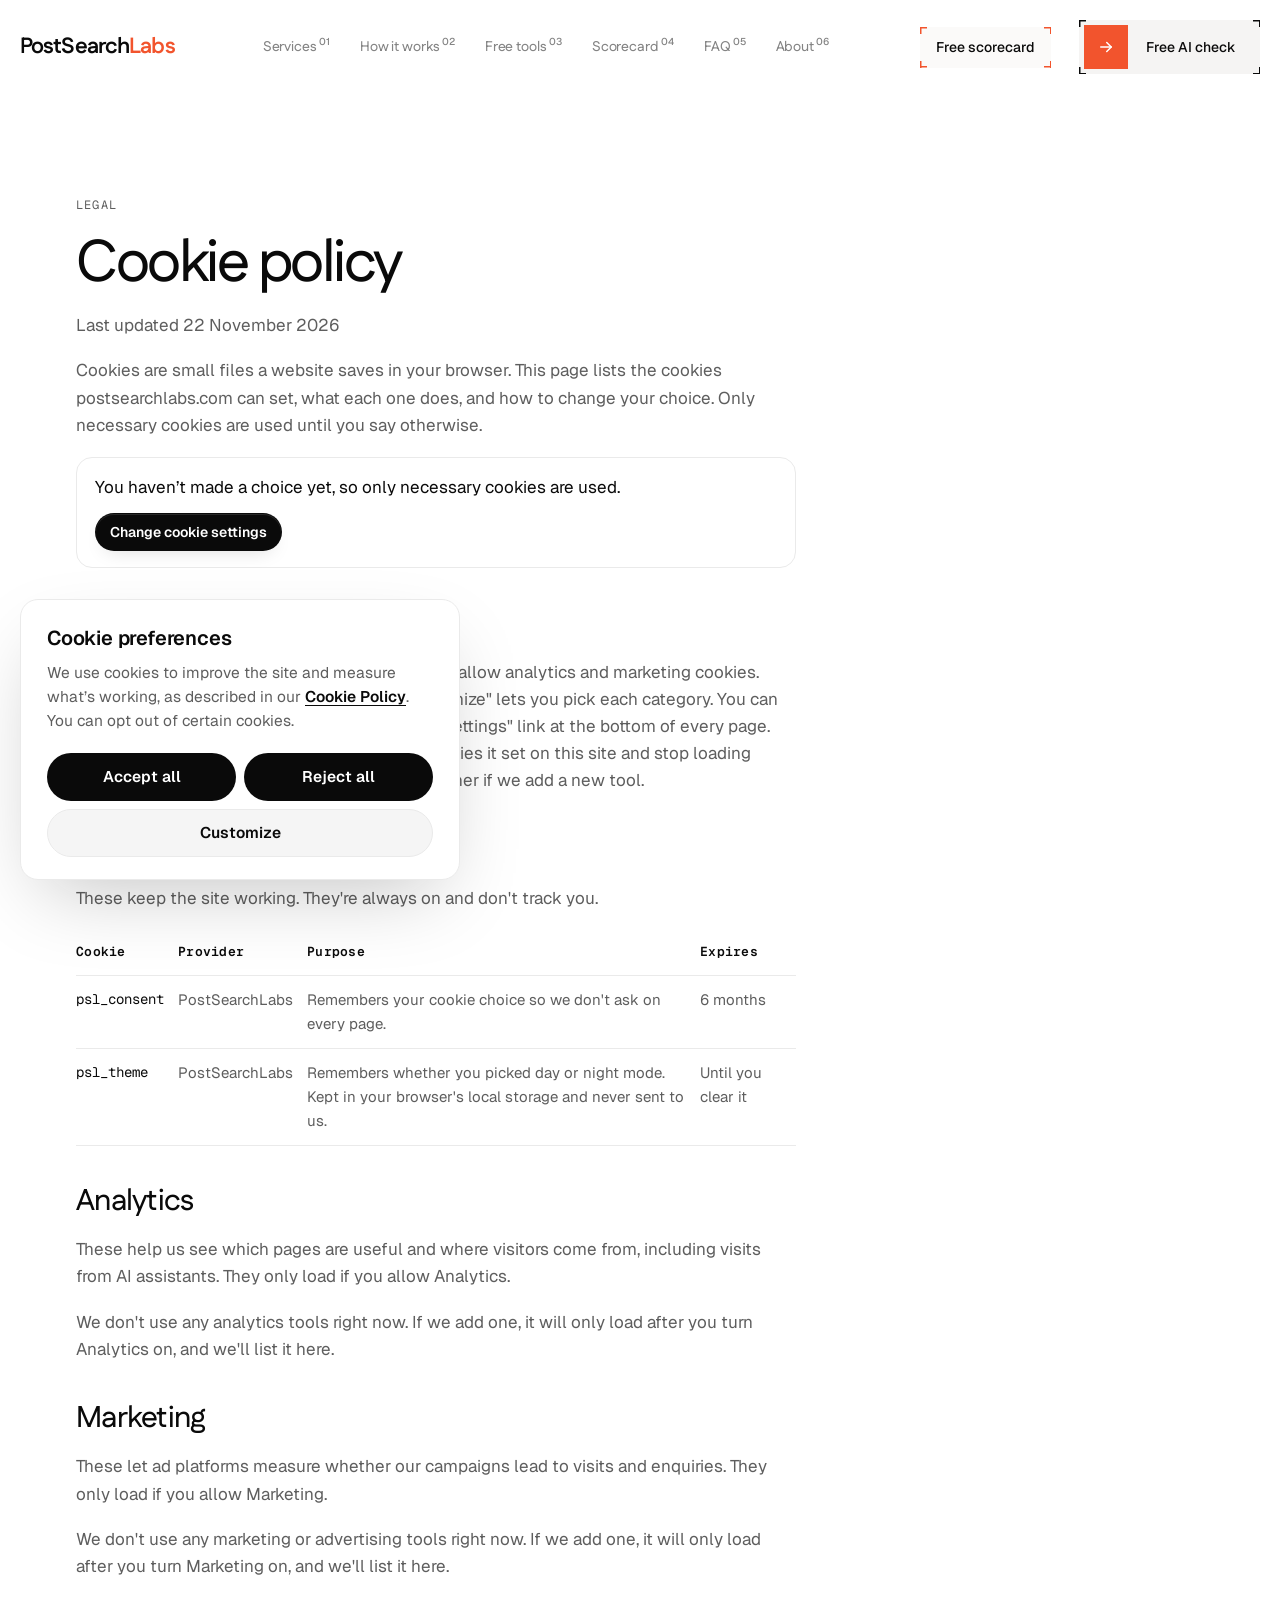
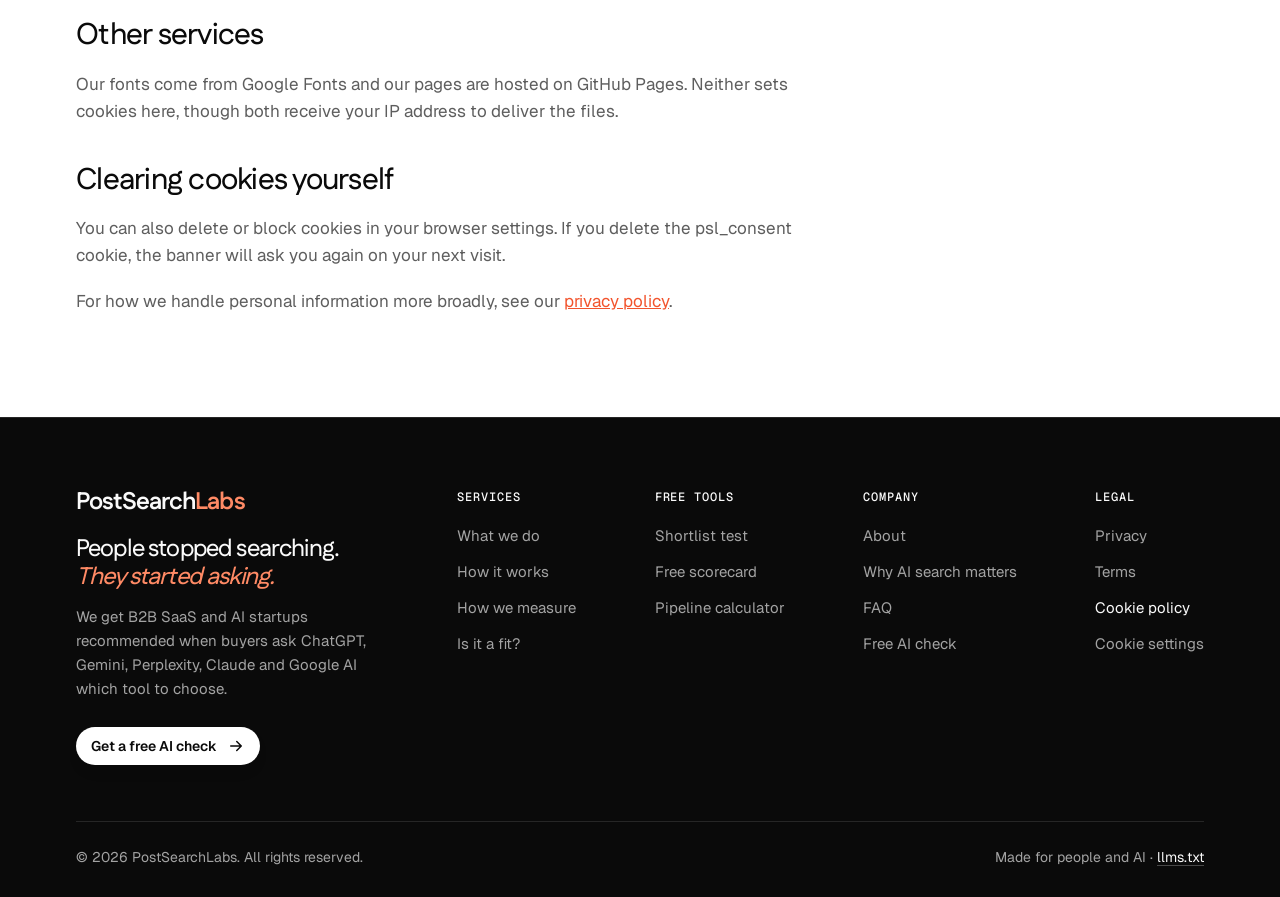
<file: cookies.html>
<!doctype html>
<html lang="en">
<head>
<meta charset="utf-8">
<meta name="viewport" content="width=device-width, initial-scale=1, viewport-fit=cover">
<title>Cookie Policy · PostSearchLabs</title>
<meta name="description" content="Which cookies postsearchlabs.com uses, what they do, and how to change your choice at any time.">
<link rel="canonical" href="https://postsearchlabs.com/cookies">
<meta name="theme-color" content="#FFFFFF">
<link rel="icon" href="favicon.svg?v=3" type="image/svg+xml">
<link rel="icon" href="favicon-32.png?v=3" sizes="32x32" type="image/png">
<link rel="icon" href="favicon-192.png?v=3" sizes="192x192" type="image/png">
<link rel="apple-touch-icon" href="apple-touch-icon.png?v=3">
<link rel="preconnect" href="https://fonts.googleapis.com">
<link rel="preconnect" href="https://fonts.gstatic.com" crossorigin>
<link rel="preload" as="style" href="https://fonts.googleapis.com/css2?family=Fustat:wght@500;600;700&amp;family=Geist:wght@400;500;600&amp;family=Geist+Mono:wght@400;500&amp;display=swap" onload="this.onload=null;this.rel='stylesheet'">
<noscript><link rel="stylesheet" href="https://fonts.googleapis.com/css2?family=Fustat:wght@500;600;700&amp;family=Geist:wght@400;500;600&amp;family=Geist+Mono:wght@400;500&amp;display=swap"></noscript>
<script src="theme.js?v=3"></script>
<link rel="stylesheet" href="styles.css?v=20261122h">
<link rel="stylesheet" href="goji.css?v=8">
<script src="consent.js?v=2"></script>
</head>
<body>

<header class="gh">
  <div class="gh__in">
    <a class="brand" href="/" aria-label="PostSearchLabs home">
      <span class="brand__name">PostSearch<span>Labs</span></span>
    </a>
    <nav class="gh__links" aria-label="Main">
      <a href="/services" aria-label="Services"><span class="roll"><span data-t="Services">Services</span></span><sup>01</sup></a>
      <a href="/services#how" aria-label="How it works"><span class="roll"><span data-t="How it works">How it works</span></span><sup>02</sup></a>
      <a href="/tools" aria-label="Free tools"><span class="roll"><span data-t="Free tools">Free tools</span></span><sup>03</sup></a>
      <a href="/scorecard" aria-label="Scorecard"><span class="roll"><span data-t="Scorecard">Scorecard</span></span><sup>04</sup></a>
      <a href="/faq" aria-label="FAQ"><span class="roll"><span data-t="FAQ">FAQ</span></span><sup>05</sup></a>
      <a href="/about" aria-label="About"><span class="roll"><span data-t="About">About</span></span><sup>06</sup></a>
    </nav>
    <div class="gh__cta">
      <a class="hb hb--ghost" href="/scorecard">Free scorecard</a>
      <a class="hb hb--primary" href="/#audit"><span class="hb__icon"><svg viewBox="0 0 24 24" fill="none" stroke="currentColor" stroke-width="2" stroke-linecap="round" stroke-linejoin="round" aria-hidden="true"><path d="M5 12h14"></path><path d="M13 6l6 6-6 6"></path></svg></span>Free AI check</a>
    </div>
    <button class="gh__toggle" type="button" aria-expanded="false" aria-controls="gh-panel" aria-label="Open menu">
      <svg viewBox="0 0 24 24" fill="none" stroke="currentColor" stroke-width="1.8" stroke-linecap="round" aria-hidden="true"><path d="M12 4v16M4 12h16"></path></svg>
    </button>
  </div>
  <div class="gh__panel" id="gh-panel">
    <nav class="gh__menu" aria-label="Mobile">
        <a href="/services">Services<sup>01</sup></a>
        <a href="/services#how">How it works<sup>02</sup></a>
        <a href="/tools">Free tools<sup>03</sup></a>
        <a href="/scorecard">Scorecard<sup>04</sup></a>
        <a href="/faq">FAQ<sup>05</sup></a>
        <a href="/about">About<sup>06</sup></a>
    </nav>
    <div class="gh__panel-cta">
      <a class="hb hb--ghost" href="/scorecard">Free scorecard</a>
      <a class="hb hb--primary" href="/#audit"><span class="hb__icon"><svg viewBox="0 0 24 24" fill="none" stroke="currentColor" stroke-width="2" stroke-linecap="round" stroke-linejoin="round" aria-hidden="true"><path d="M5 12h14"></path><path d="M13 6l6 6-6 6"></path></svg></span>Free AI check</a>
    </div>
    <button class="gh__theme" type="button" data-theme-toggle hidden><span class="when-light">Night mode</span><span class="when-dark">Day mode</span></button>
  </div>
</header>

<main>
  <section class="section">
    <div class="wrap">
      <article class="prose">
        <p class="kicker">Legal</p>
        <h1>Cookie policy</h1>
        <p class="muted">Last updated 22 November 2026</p>

        <p>Cookies are small files a website saves in your browser. This page lists the cookies postsearchlabs.com can set, what each one does, and how to change your choice. Only necessary cookies are used until you say otherwise.</p>

        <div class="cookie-status">
          <p data-cc-status>Turn on JavaScript to see or change your cookie choice.</p>
          <button type="button" class="btn btn--primary btn--sm" data-cookie-settings>Change cookie settings</button>
        </div>

        <h2>Your choices</h2>
        <p>The first time you visit, a banner asks whether to allow analytics and marketing cookies. "Reject all" is as easy as "Accept all", and "Customize" lets you pick each category. You can change your mind at any time with the "Cookie settings" link at the bottom of every page. When you turn a category off, we delete the cookies it set on this site and stop loading those tools. We ask again after 6 months, or sooner if we add a new tool.</p>

        <h2>Necessary</h2>
        <p>These keep the site working. They're always on and don't track you.</p>
        <div class="cookie-table-wrap">
          <table class="cookie-table">
            <thead><tr><th scope="col">Cookie</th><th scope="col">Provider</th><th scope="col">Purpose</th><th scope="col">Expires</th></tr></thead>
            <tbody>
              <tr><td>psl_consent</td><td>PostSearchLabs</td><td>Remembers your cookie choice so we don't ask on every page.</td><td>6 months</td></tr>
              <tr><td>psl_theme</td><td>PostSearchLabs</td><td>Remembers whether you picked day or night mode. Kept in your browser's local storage and never sent to us.</td><td>Until you clear it</td></tr>
            </tbody>
          </table>
        </div>

        <div class="prose" data-cc-cat="analytics">
          <h2>Analytics</h2>
          <p>These help us see which pages are useful and where visitors come from, including visits from AI assistants. They only load if you allow Analytics.</p>
          <p data-cc-none hidden>We don't use any analytics tools right now. If we add one, it will only load after you turn Analytics on, and we'll list it here.</p>
          <div class="cookie-table-wrap" data-cc-table>
            <table class="cookie-table">
              <thead><tr><th scope="col">Cookie</th><th scope="col">Provider</th><th scope="col">Purpose</th><th scope="col">Expires</th></tr></thead>
              <tbody>
                <tr data-cc-tool="ga4"><td>_ga</td><td>Google Analytics</td><td>Tells visits apart so we can count visitors.</td><td>2 years</td></tr>
                <tr data-cc-tool="ga4"><td>_ga_&lt;ID&gt;</td><td>Google Analytics</td><td>Keeps track of the current visit.</td><td>2 years</td></tr>
                <tr data-cc-tool="clarity"><td>_clck</td><td>Microsoft Clarity</td><td>Remembers a random visitor ID for usage stats.</td><td>1 year</td></tr>
                <tr data-cc-tool="clarity"><td>_clsk</td><td>Microsoft Clarity</td><td>Groups page views into one visit.</td><td>1 day</td></tr>
              </tbody>
            </table>
          </div>
        </div>

        <div class="prose" data-cc-cat="marketing">
          <h2>Marketing</h2>
          <p>These let ad platforms measure whether our campaigns lead to visits and enquiries. They only load if you allow Marketing.</p>
          <p data-cc-none hidden>We don't use any marketing or advertising tools right now. If we add one, it will only load after you turn Marketing on, and we'll list it here.</p>
          <div class="cookie-table-wrap" data-cc-table>
            <table class="cookie-table">
              <thead><tr><th scope="col">Cookie</th><th scope="col">Provider</th><th scope="col">Purpose</th><th scope="col">Expires</th></tr></thead>
              <tbody>
                <tr data-cc-tool="linkedin"><td>li_fat_id</td><td>LinkedIn</td><td>Measures visits and sign-ups that come from LinkedIn ads.</td><td>30 days</td></tr>
                <tr data-cc-tool="linkedin"><td>bcookie, lidc, UserMatchHistory</td><td>LinkedIn (set on linkedin.com)</td><td>Recognize your browser for LinkedIn ad measurement.</td><td>Up to 1 year</td></tr>
                <tr data-cc-tool="metaPixel"><td>_fbp</td><td>Meta</td><td>Recognizes your browser for ad measurement.</td><td>3 months</td></tr>
                <tr data-cc-tool="metaPixel"><td>_fbc</td><td>Meta</td><td>Remembers the ad you clicked to reach us.</td><td>3 months</td></tr>
              </tbody>
            </table>
          </div>
        </div>

        <h2>Other services</h2>
        <p>Our fonts come from Google Fonts and our pages are hosted on GitHub Pages. Neither sets cookies here, though both receive your IP address to deliver the files.</p>

        <h2>Clearing cookies yourself</h2>
        <p>You can also delete or block cookies in your browser settings. If you delete the psl_consent cookie, the banner will ask you again on your next visit.</p>

        <p>For how we handle personal information more broadly, see our <a href="/privacy">privacy policy</a>.</p>
      </article>
    </div>
  </section>
</main>

<footer class="site-footer">
  <div class="wrap">
    <div class="footer__top">
      <div class="footer__brand">
        <a class="brand" href="/" aria-label="PostSearchLabs home">
          <span class="brand__name">PostSearch<span>Labs</span></span>
        </a>
        <p class="footer__slogan">People stopped searching. <em>They started asking.</em></p>
        <p class="footer__about">We get B2B SaaS and AI startups recommended when buyers ask ChatGPT, Gemini, Perplexity, Claude and Google AI which tool to choose.</p>
        <a class="btn btn--primary btn--sm footer__cta" href="/#audit">Get a free AI check <svg viewBox="0 0 24 24" fill="none" stroke="currentColor" stroke-width="2" stroke-linecap="round" stroke-linejoin="round" aria-hidden="true"><path d="M5 12h14M13 6l6 6-6 6"></path></svg></a>
      </div>
      <nav class="footer__cols" aria-label="Footer">
        <div class="footer__col">
          <h2 class="footer__h">Services</h2>
          <ul>
            <li><a href="/services">What we do</a></li>
            <li><a href="/services#how">How it works</a></li>
            <li><a href="/services#proof">How we measure</a></li>
            <li><a href="/services#fit">Is it a fit?</a></li>
          </ul>
        </div>
        <div class="footer__col">
          <h2 class="footer__h">Free tools</h2>
          <ul>
            <li><a href="/tools#test">Shortlist test</a></li>
            <li><a href="/scorecard">Free scorecard</a></li>
            <li><a href="/tools#model">Pipeline calculator</a></li>
          </ul>
        </div>
        <div class="footer__col">
          <h2 class="footer__h">Company</h2>
          <ul>
            <li><a href="/about">About</a></li>
            <li><a href="/why">Why AI search matters</a></li>
            <li><a href="/faq">FAQ</a></li>
            <li><a href="/#audit">Free AI check</a></li>
          </ul>
        </div>
        <div class="footer__col">
          <h2 class="footer__h">Legal</h2>
          <ul>
            <li><a href="/privacy">Privacy</a></li>
            <li><a href="/terms">Terms</a></li>
            <li><a href="/cookies" aria-current="page">Cookie policy</a></li>
            <li><a href="/cookies" data-cookie-settings>Cookie settings</a></li>
          </ul>
        </div>
      </nav>
    </div>
    <div class="footer__bottom">
      <span>© 2026 PostSearchLabs. All rights reserved.</span>
      <span class="footer__meta">Made for people and AI · <a href="llms.txt">llms.txt</a></span>
    </div>
  </div>
</footer>

<script src="site.js" defer></script>
<script src="motion.js?v=3" defer></script>
</body>
</html>
</file>
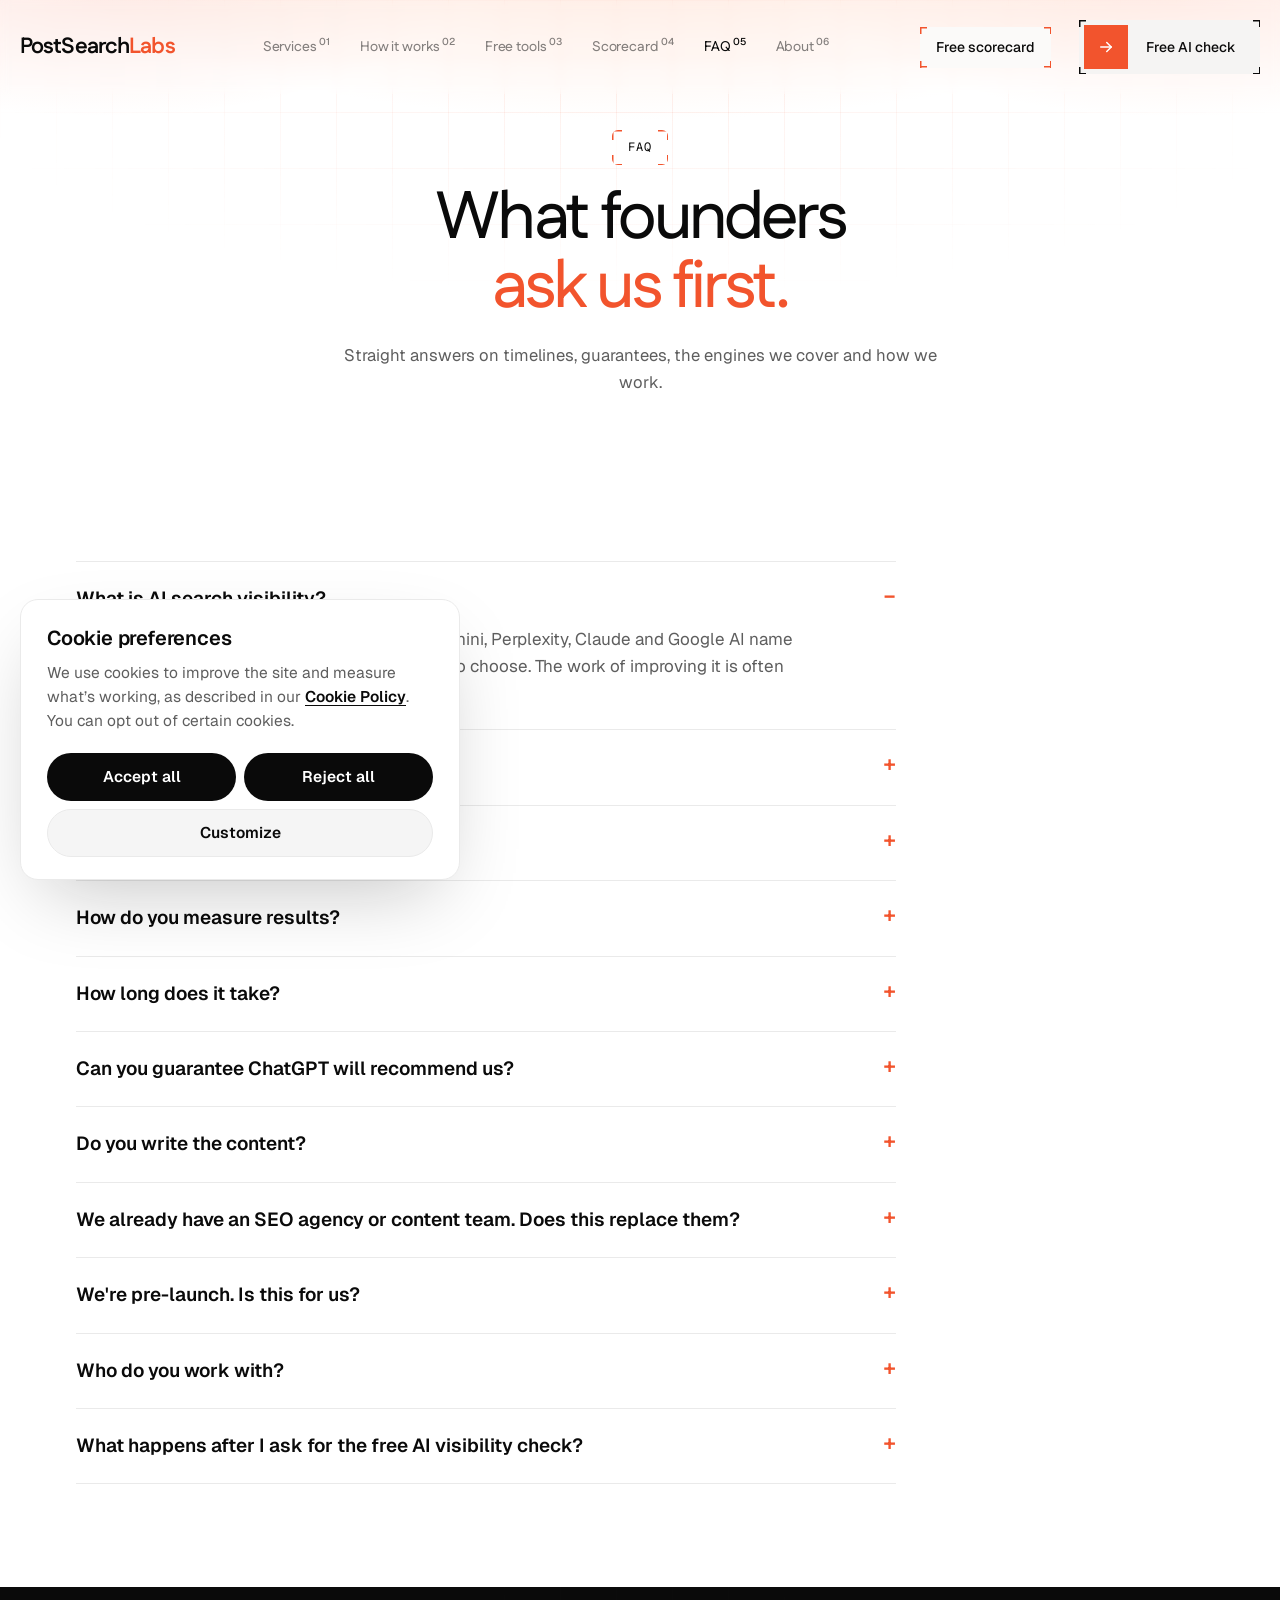
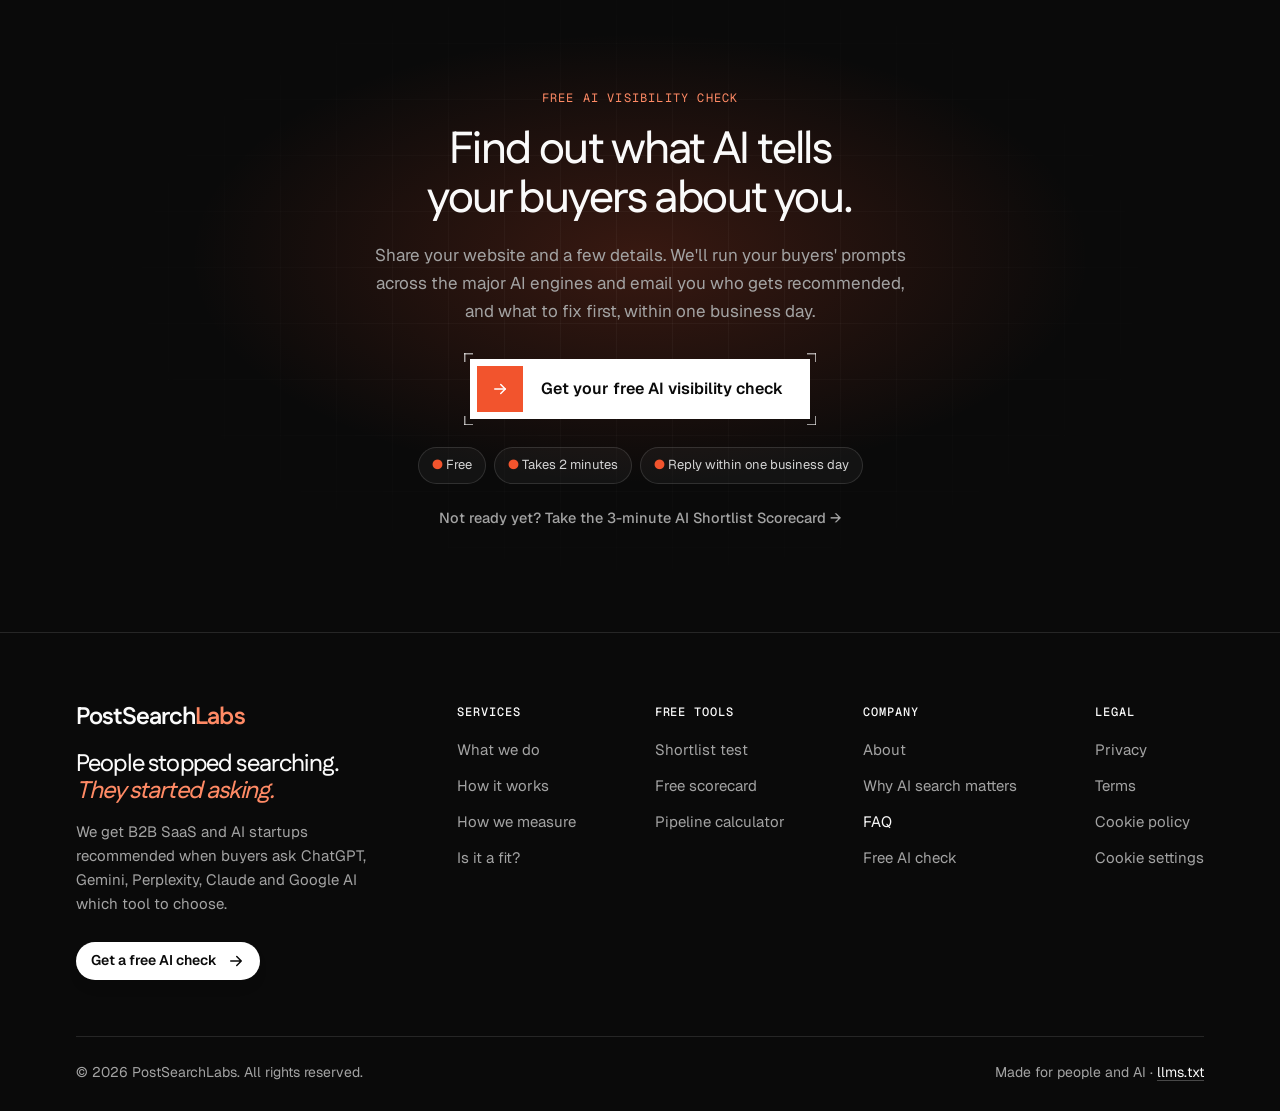
<file: faq.html>
<!doctype html>
<html lang="en">
<head>
<meta charset="utf-8">
<meta name="viewport" content="width=device-width, initial-scale=1, viewport-fit=cover">
<title>FAQ: AI search visibility for startups · PostSearchLabs</title>
<meta name="description" content="Straight answers on AI search visibility: how it differs from SEO, which engines we cover, timelines, guarantees and how we work with your team.">
<link rel="canonical" href="https://postsearchlabs.com/faq">
<meta name="theme-color" content="#FFFFFF">
<link rel="icon" href="favicon.svg?v=3" type="image/svg+xml">
<link rel="icon" href="favicon-32.png?v=3" sizes="32x32" type="image/png">
<link rel="icon" href="favicon-192.png?v=3" sizes="192x192" type="image/png">
<link rel="apple-touch-icon" href="apple-touch-icon.png?v=3">
<link rel="preconnect" href="https://fonts.googleapis.com">
<link rel="preconnect" href="https://fonts.gstatic.com" crossorigin>
<link rel="preload" as="style" href="https://fonts.googleapis.com/css2?family=Fustat:wght@500;600;700&amp;family=Geist:wght@400;500;600&amp;family=Geist+Mono:wght@400;500&amp;display=swap" onload="this.onload=null;this.rel='stylesheet'">
<noscript><link rel="stylesheet" href="https://fonts.googleapis.com/css2?family=Fustat:wght@500;600;700&amp;family=Geist:wght@400;500;600&amp;family=Geist+Mono:wght@400;500&amp;display=swap"></noscript>
<script src="theme.js?v=3"></script>
<link rel="stylesheet" href="styles.css?v=20261122h">
<link rel="stylesheet" href="goji.css?v=8">
<script src="consent.js?v=2"></script>
<script type="application/ld+json">
{
  "@context": "https://schema.org",
  "@graph": [
    {
      "@type": "FAQPage",
      "@id": "https://postsearchlabs.com/faq#faq",
      "mainEntity": [
        {
          "@type": "Question",
          "name": "What is AI search visibility?",
          "acceptedAnswer": {
            "@type": "Answer",
            "text": "It's how often AI assistants such as ChatGPT, Gemini, Perplexity, Claude and Google AI name your product when buyers ask them which tool to choose. The work of improving it is often called generative engine optimization, or GEO."
          }
        },
        {
          "@type": "Question",
          "name": "How is this different from SEO?",
          "acceptedAnswer": {
            "@type": "Answer",
            "text": "SEO gets you ranked in a list of links. GEO gets you named inside the answer a buyer reads. They share signals, so we strengthen both, but we measure success by recommendations and pipeline."
          }
        },
        {
          "@type": "Question",
          "name": "Which AI engines do you cover?",
          "acceptedAnswer": {
            "@type": "Answer",
            "text": "ChatGPT, Gemini, Perplexity, Claude, Google AI Overviews and Google AI Mode. We track each one separately because they draw on different sources."
          }
        },
        {
          "@type": "Question",
          "name": "How do you measure results?",
          "acceptedAnswer": {
            "@type": "Answer",
            "text": "Share of voice across a fixed set of buyer prompts, citation rate per AI engine, AI-referred traffic, and the signups and demos that buyers attribute to an AI assistant."
          }
        },
        {
          "@type": "Question",
          "name": "How long does it take?",
          "acceptedAnswer": {
            "@type": "Answer",
            "text": "The free audit takes the first week. The visibility sprint runs 90 days, and monthly growth work starts in month 4. Expect first meaningful movement in 60 to 90 days, measured against your baseline from the first monthly report."
          }
        },
        {
          "@type": "Question",
          "name": "Can you guarantee ChatGPT will recommend us?",
          "acceptedAnswer": {
            "@type": "Answer",
            "text": "No. No agency can force a model to name a product, and anyone who guarantees the top spot is guessing. We strengthen every signal AI uses to decide and show you the real answers every month so you can judge the change yourself."
          }
        },
        {
          "@type": "Question",
          "name": "Do you write the content?",
          "acceptedAnswer": {
            "@type": "Answer",
            "text": "Yes. We draft, your team approves, and nothing ships without your sign-off."
          }
        },
        {
          "@type": "Question",
          "name": "We already have an SEO agency or content team. Does this replace them?",
          "acceptedAnswer": {
            "@type": "Answer",
            "text": "No. We work alongside them. We own the AI layer: prompt mapping, citations, comparison pages, structured data and AI attribution, and we hand your team clear briefs for anything they publish."
          }
        },
        {
          "@type": "Question",
          "name": "We're pre-launch. Is this for us?",
          "acceptedAnswer": {
            "@type": "Answer",
            "text": "Usually not yet. GEO works best once you have a live product in a category buyers already ask AI about. Send us your site through the free AI visibility check and we'll tell you honestly."
          }
        },
        {
          "@type": "Question",
          "name": "Who do you work with?",
          "acceptedAnswer": {
            "@type": "Answer",
            "text": "Only software startups: B2B SaaS and AI products from seed to Series B. Focusing on one kind of buyer journey is how we stay sharp at it."
          }
        },
        {
          "@type": "Question",
          "name": "What happens after I ask for the free AI visibility check?",
          "acceptedAnswer": {
            "@type": "Answer",
            "text": "We run your buyers' real prompts across the major AI engines and see which tools get recommended instead of you. Within one business day you get an email with what we found and what to fix first, whether you work with us or not."
          }
        }
      ]
    },
    {
      "@type": "BreadcrumbList",
      "itemListElement": [
        {
          "@type": "ListItem",
          "position": 1,
          "name": "Home",
          "item": "https://postsearchlabs.com/"
        },
        {
          "@type": "ListItem",
          "position": 2,
          "name": "FAQ",
          "item": "https://postsearchlabs.com/faq"
        }
      ]
    }
  ]
}
</script>
</head>
<body>

<header class="gh">
  <div class="gh__in">
    <a class="brand" href="/" aria-label="PostSearchLabs home">
      <span class="brand__name">PostSearch<span>Labs</span></span>
    </a>
    <nav class="gh__links" aria-label="Main">
      <a href="/services" aria-label="Services"><span class="roll"><span data-t="Services">Services</span></span><sup>01</sup></a>
      <a href="/services#how" aria-label="How it works"><span class="roll"><span data-t="How it works">How it works</span></span><sup>02</sup></a>
      <a href="/tools" aria-label="Free tools"><span class="roll"><span data-t="Free tools">Free tools</span></span><sup>03</sup></a>
      <a href="/scorecard" aria-label="Scorecard"><span class="roll"><span data-t="Scorecard">Scorecard</span></span><sup>04</sup></a>
      <a href="/faq" aria-current="page" aria-label="FAQ"><span class="roll"><span data-t="FAQ">FAQ</span></span><sup>05</sup></a>
      <a href="/about" aria-label="About"><span class="roll"><span data-t="About">About</span></span><sup>06</sup></a>
    </nav>
    <div class="gh__cta">
      <a class="hb hb--ghost" href="/scorecard">Free scorecard</a>
      <a class="hb hb--primary" href="/#audit"><span class="hb__icon"><svg viewBox="0 0 24 24" fill="none" stroke="currentColor" stroke-width="2" stroke-linecap="round" stroke-linejoin="round" aria-hidden="true"><path d="M5 12h14"></path><path d="M13 6l6 6-6 6"></path></svg></span>Free AI check</a>
    </div>
    <button class="gh__toggle" type="button" aria-expanded="false" aria-controls="gh-panel" aria-label="Open menu">
      <svg viewBox="0 0 24 24" fill="none" stroke="currentColor" stroke-width="1.8" stroke-linecap="round" aria-hidden="true"><path d="M12 4v16M4 12h16"></path></svg>
    </button>
  </div>
  <div class="gh__panel" id="gh-panel">
    <nav class="gh__menu" aria-label="Mobile">
        <a href="/services">Services<sup>01</sup></a>
        <a href="/services#how">How it works<sup>02</sup></a>
        <a href="/tools">Free tools<sup>03</sup></a>
        <a href="/scorecard">Scorecard<sup>04</sup></a>
        <a href="/faq" aria-current="page">FAQ<sup>05</sup></a>
        <a href="/about">About<sup>06</sup></a>
    </nav>
    <div class="gh__panel-cta">
      <a class="hb hb--ghost" href="/scorecard">Free scorecard</a>
      <a class="hb hb--primary" href="/#audit"><span class="hb__icon"><svg viewBox="0 0 24 24" fill="none" stroke="currentColor" stroke-width="2" stroke-linecap="round" stroke-linejoin="round" aria-hidden="true"><path d="M5 12h14"></path><path d="M13 6l6 6-6 6"></path></svg></span>Free AI check</a>
    </div>
    <button class="gh__theme" type="button" data-theme-toggle hidden><span class="when-light">Night mode</span><span class="when-dark">Day mode</span></button>
  </div>
</header>

<main>

  <section class="hero">
    <div class="wrap">
      <div class="hero__top">
        <p class="eyebrow">FAQ</p>
        <h1>What founders <span class="hl">ask us first.</span></h1>
        <p class="lede">Straight answers on timelines, guarantees, the engines we cover and how we work.</p>
      </div>
    </div>
  </section>

  <section class="section section--line" id="faq">
    <div class="wrap">
      <div class="faq">
        <details open>
          <summary>What is AI search visibility?</summary>
          <p>It's how often AI assistants such as ChatGPT, Gemini, Perplexity, Claude and Google AI name your product when buyers ask them which tool to choose. The work of improving it is often called generative engine optimization, or GEO.</p>
        </details>
        <details>
          <summary>How is this different from SEO?</summary>
          <p>SEO gets you ranked in a list of links. GEO gets you named inside the answer a buyer reads. They share signals, so we strengthen both, but we measure success by recommendations and pipeline.</p>
        </details>
        <details>
          <summary>Which AI engines do you cover?</summary>
          <p>ChatGPT, Gemini, Perplexity, Claude, Google AI Overviews and Google AI Mode. We track each one separately because they draw on different sources.</p>
        </details>
        <details>
          <summary>How do you measure results?</summary>
          <p>Share of voice across a fixed set of buyer prompts, citation rate per AI engine, AI-referred traffic, and the signups and demos that buyers attribute to an AI assistant.</p>
        </details>
        <details>
          <summary>How long does it take?</summary>
          <p>The free audit takes the first week. The visibility sprint runs 90 days, and monthly growth work starts in month 4. Expect first meaningful movement in 60 to 90 days, measured against your baseline from the first monthly report.</p>
        </details>
        <details>
          <summary>Can you guarantee ChatGPT will recommend us?</summary>
          <p>No. No agency can force a model to name a product, and anyone who guarantees the top spot is guessing. We strengthen every signal AI uses to decide and show you the real answers every month so you can judge the change yourself.</p>
        </details>
        <details>
          <summary>Do you write the content?</summary>
          <p>Yes. We draft, your team approves, and nothing ships without your sign-off.</p>
        </details>
        <details>
          <summary>We already have an SEO agency or content team. Does this replace them?</summary>
          <p>No. We work alongside them. We own the AI layer: prompt mapping, citations, comparison pages, structured data and AI attribution, and we hand your team clear briefs for anything they publish.</p>
        </details>
        <details>
          <summary>We're pre-launch. Is this for us?</summary>
          <p>Usually not yet. GEO works best once you have a live product in a category buyers already ask AI about. Send us your site through the free AI visibility check and we'll tell you honestly.</p>
        </details>
        <details>
          <summary>Who do you work with?</summary>
          <p>Only software startups: B2B SaaS and AI products from seed to Series B. Focusing on one kind of buyer journey is how we stay sharp at it.</p>
        </details>
        <details>
          <summary>What happens after I ask for the free AI visibility check?</summary>
          <p>We run your buyers' real prompts across the major AI engines and see which tools get recommended instead of you. Within one business day you get an email with what we found and what to fix first, whether you work with us or not.</p>
        </details>
      </div>
    </div>
  </section>

  <section class="section band">
    <div class="wrap">
      <div class="final">
        <p class="kicker">Free AI visibility check</p>
        <h2>Find out what AI tells your buyers about you.</h2>
        <p class="lede">Share your website and a few details. We'll run your buyers' prompts across the major AI engines and email you who gets recommended, and what to fix first, within one business day.</p>
        <a class="btn btn--primary btn--lg" href="/#audit">
          Get your free AI visibility check
          <svg viewBox="0 0 24 24" fill="none" stroke="currentColor" stroke-width="2" stroke-linecap="round" stroke-linejoin="round" aria-hidden="true"><path d="M5 12h14"></path><path d="M13 6l6 6-6 6"></path></svg>
        </a>
        <p class="book__meta"><span>Free</span> <span>Takes 2 minutes</span> <span>Reply within one business day</span></p>
        <a class="final__alt" href="/scorecard">Not ready yet? Take the 3-minute AI Shortlist Scorecard →</a>
      </div>
    </div>
  </section>

</main>

<footer class="site-footer">
  <div class="wrap">
    <div class="footer__top">
      <div class="footer__brand">
        <a class="brand" href="/" aria-label="PostSearchLabs home">
          <span class="brand__name">PostSearch<span>Labs</span></span>
        </a>
        <p class="footer__slogan">People stopped searching. <em>They started asking.</em></p>
        <p class="footer__about">We get B2B SaaS and AI startups recommended when buyers ask ChatGPT, Gemini, Perplexity, Claude and Google AI which tool to choose.</p>
        <a class="btn btn--primary btn--sm footer__cta" href="/#audit">Get a free AI check <svg viewBox="0 0 24 24" fill="none" stroke="currentColor" stroke-width="2" stroke-linecap="round" stroke-linejoin="round" aria-hidden="true"><path d="M5 12h14M13 6l6 6-6 6"></path></svg></a>
      </div>
      <nav class="footer__cols" aria-label="Footer">
        <div class="footer__col">
          <h2 class="footer__h">Services</h2>
          <ul>
            <li><a href="/services">What we do</a></li>
            <li><a href="/services#how">How it works</a></li>
            <li><a href="/services#proof">How we measure</a></li>
            <li><a href="/services#fit">Is it a fit?</a></li>
          </ul>
        </div>
        <div class="footer__col">
          <h2 class="footer__h">Free tools</h2>
          <ul>
            <li><a href="/tools#test">Shortlist test</a></li>
            <li><a href="/scorecard">Free scorecard</a></li>
            <li><a href="/tools#model">Pipeline calculator</a></li>
          </ul>
        </div>
        <div class="footer__col">
          <h2 class="footer__h">Company</h2>
          <ul>
            <li><a href="/about">About</a></li>
            <li><a href="/why">Why AI search matters</a></li>
            <li><a href="/faq" aria-current="page">FAQ</a></li>
            <li><a href="/#audit">Free AI check</a></li>
          </ul>
        </div>
        <div class="footer__col">
          <h2 class="footer__h">Legal</h2>
          <ul>
            <li><a href="/privacy">Privacy</a></li>
            <li><a href="/terms">Terms</a></li>
            <li><a href="/cookies">Cookie policy</a></li>
            <li><a href="/cookies" data-cookie-settings>Cookie settings</a></li>
          </ul>
        </div>
      </nav>
    </div>
    <div class="footer__bottom">
      <span>© 2026 PostSearchLabs. All rights reserved.</span>
      <span class="footer__meta">Made for people and AI · <a href="llms.txt">llms.txt</a></span>
    </div>
  </div>
</footer>

<script src="site.js" defer></script>
<script src="motion.js?v=3" defer></script>
</body>
</html>
</file>
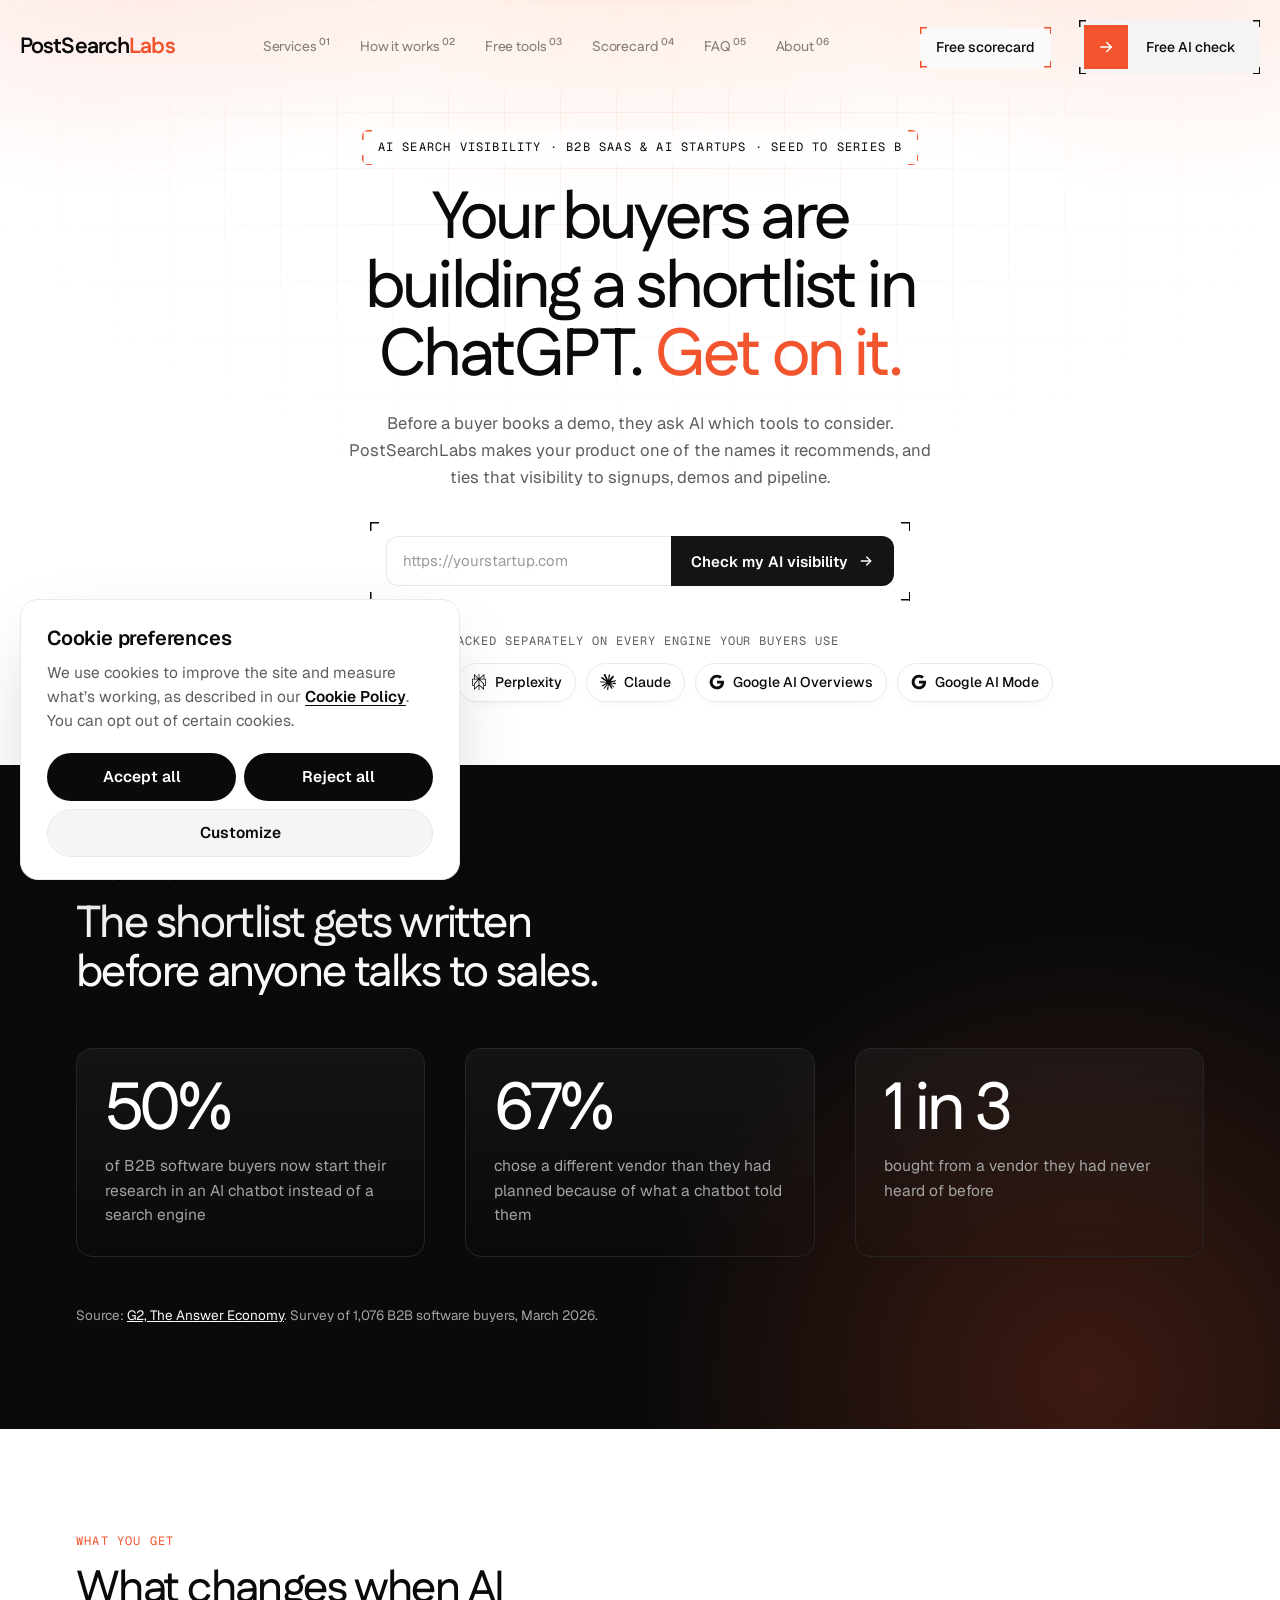
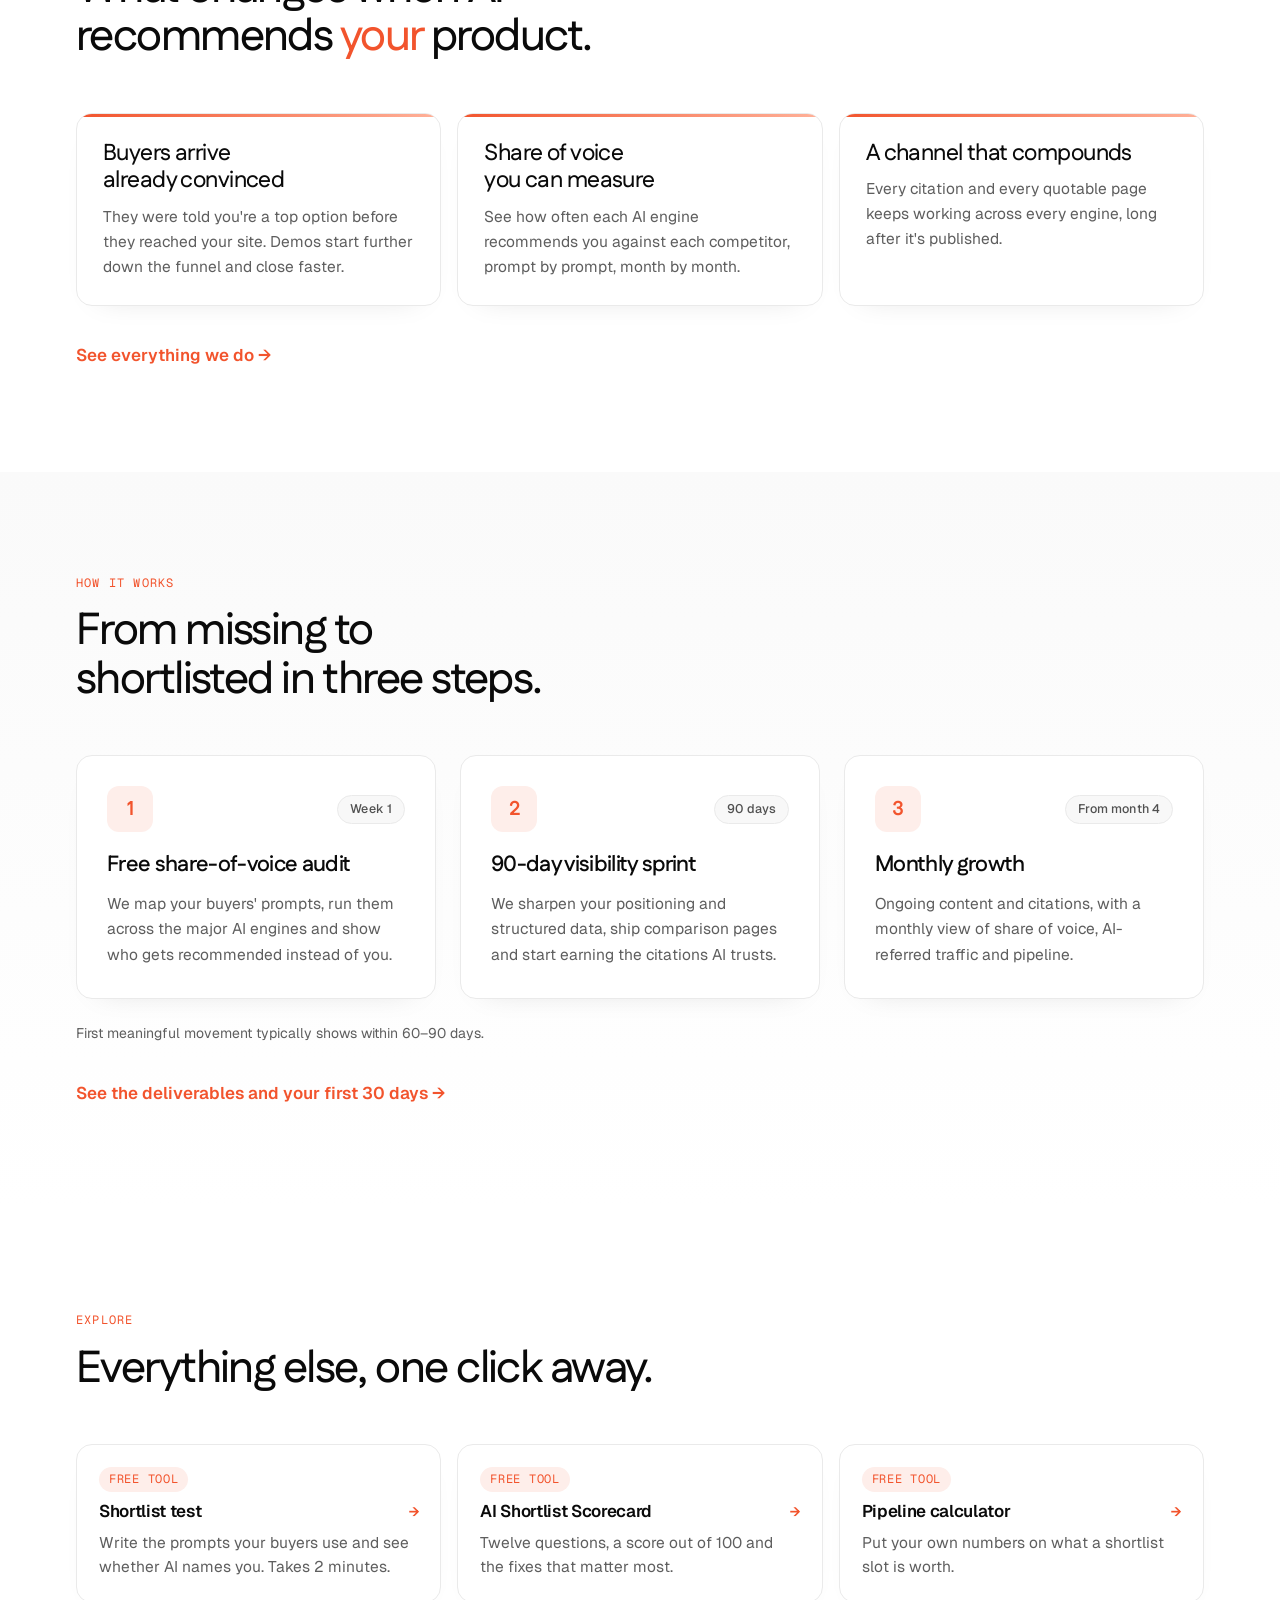
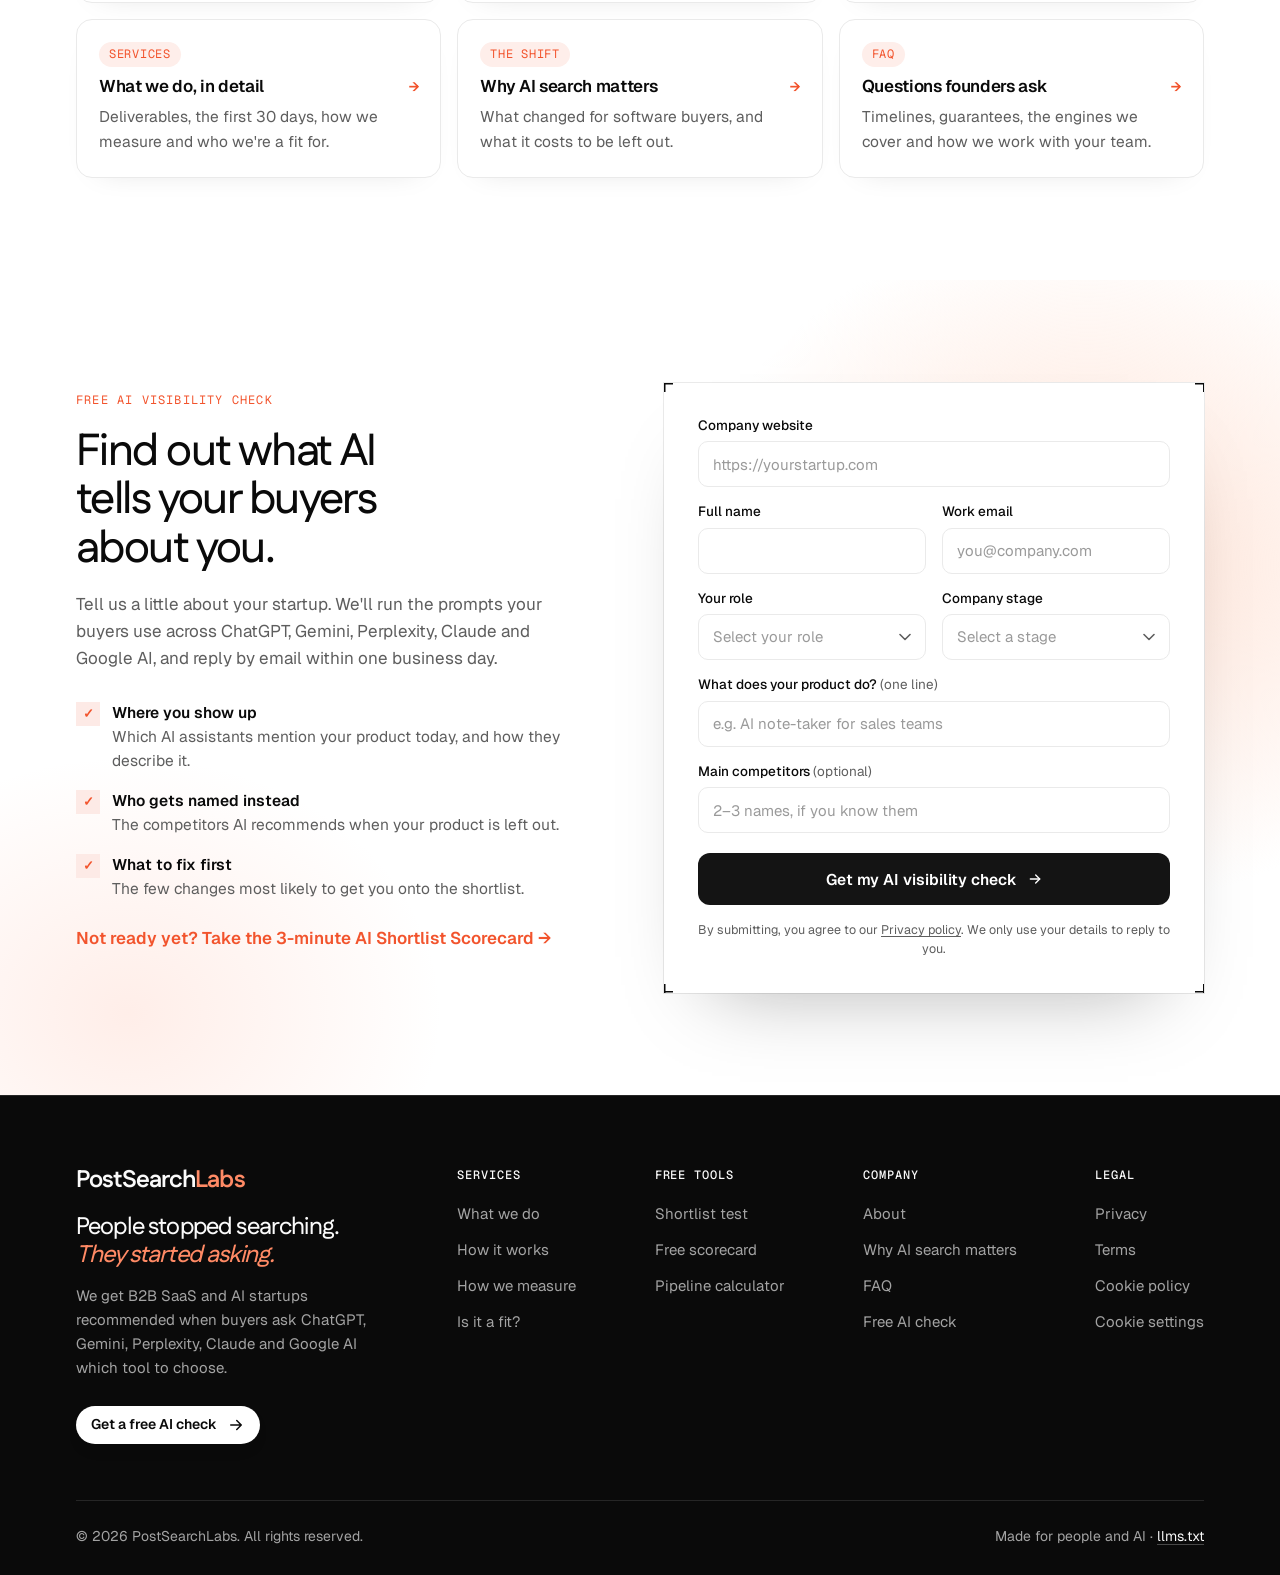
<file: local.html>
<!doctype html>
<html lang="en">
<head>
<meta charset="utf-8">
<title>PostSearchLabs</title>
<meta name="robots" content="noindex, follow">
<link rel="canonical" href="https://postsearchlabs.com/">
<meta http-equiv="refresh" content="0; url=/">
<script>location.replace("/" + location.search + location.hash);</script>
</head>
<body>
<p><a href="/">Continue to PostSearchLabs</a></p>
</body>
</html>
</file>
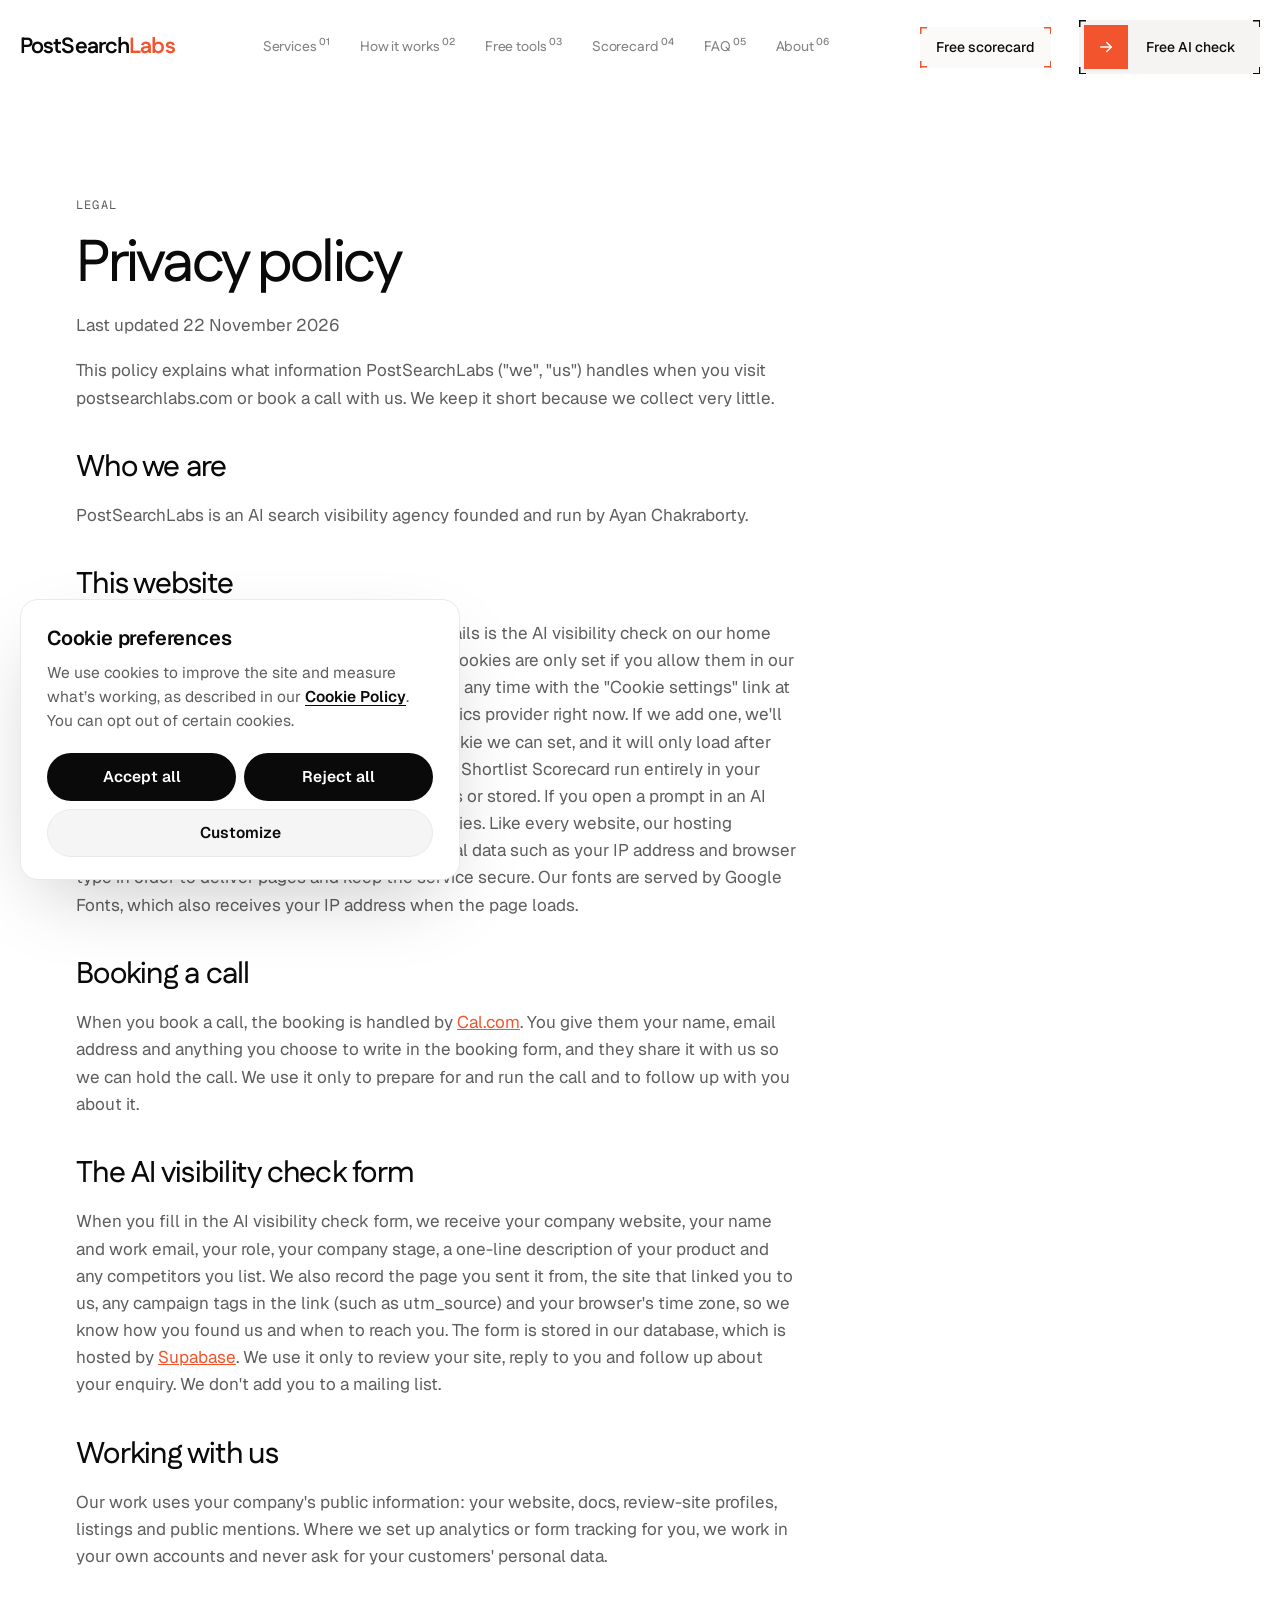
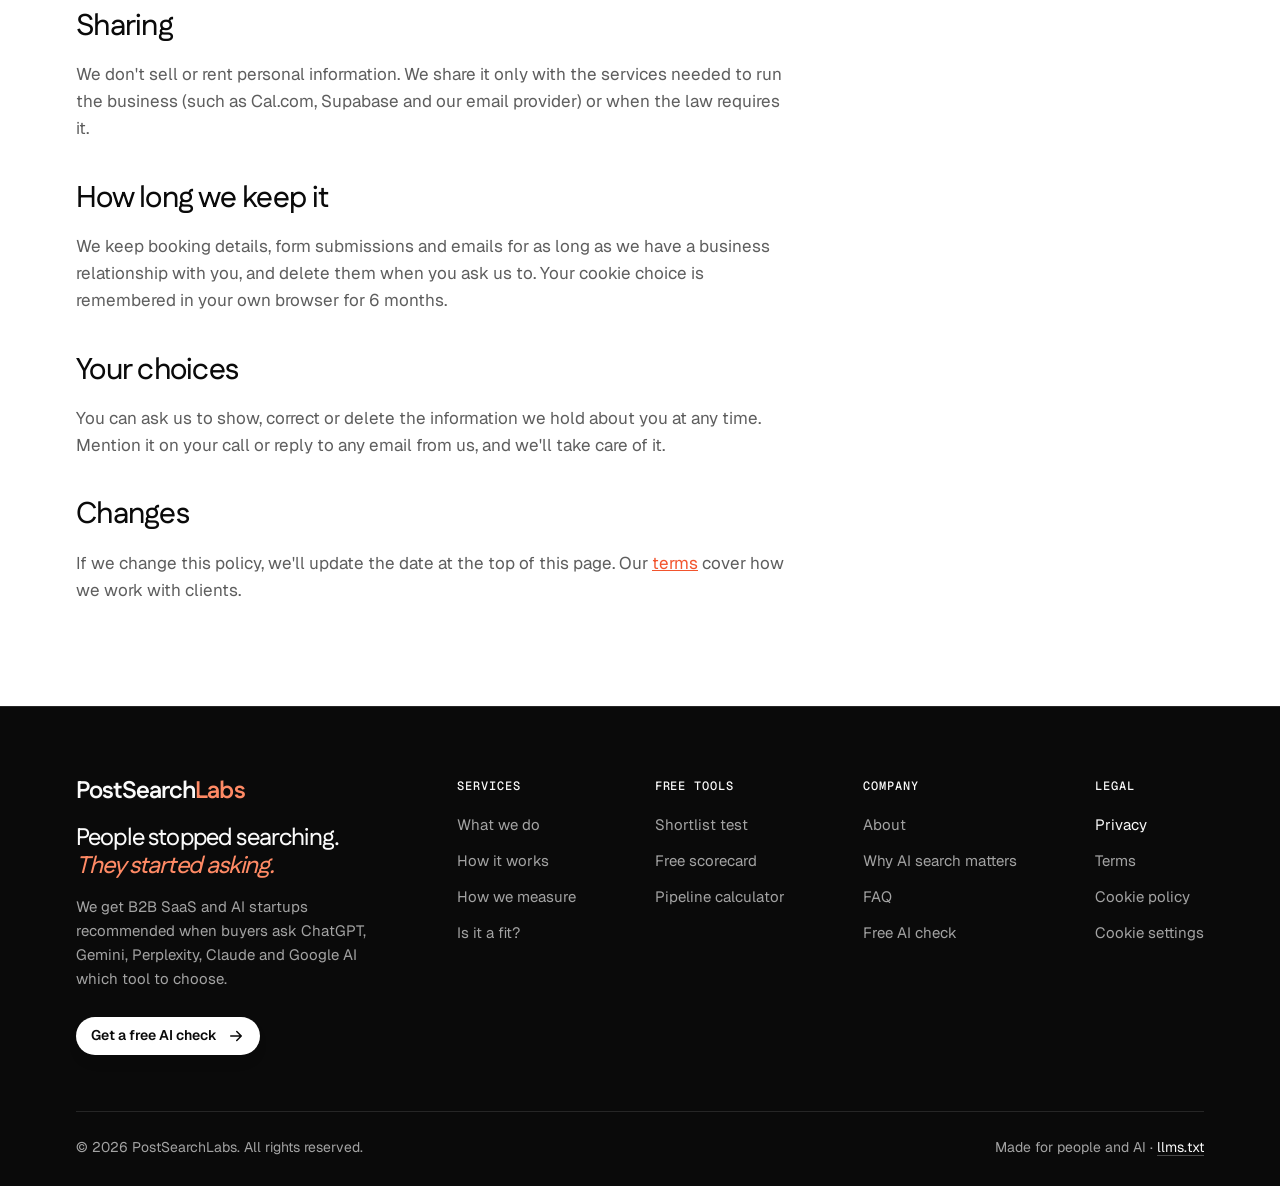
<file: privacy.html>
<!doctype html>
<html lang="en">
<head>
<meta charset="utf-8">
<meta name="viewport" content="width=device-width, initial-scale=1, viewport-fit=cover">
<title>Privacy Policy · PostSearchLabs</title>
<meta name="description" content="How PostSearchLabs handles information on this website and when you book a call.">
<link rel="canonical" href="https://postsearchlabs.com/privacy">
<meta name="theme-color" content="#FFFFFF">
<link rel="icon" href="favicon.svg?v=3" type="image/svg+xml">
<link rel="icon" href="favicon-32.png?v=3" sizes="32x32" type="image/png">
<link rel="icon" href="favicon-192.png?v=3" sizes="192x192" type="image/png">
<link rel="apple-touch-icon" href="apple-touch-icon.png?v=3">
<link rel="preconnect" href="https://fonts.googleapis.com">
<link rel="preconnect" href="https://fonts.gstatic.com" crossorigin>
<link rel="preload" as="style" href="https://fonts.googleapis.com/css2?family=Fustat:wght@500;600;700&amp;family=Geist:wght@400;500;600&amp;family=Geist+Mono:wght@400;500&amp;display=swap" onload="this.onload=null;this.rel='stylesheet'">
<noscript><link rel="stylesheet" href="https://fonts.googleapis.com/css2?family=Fustat:wght@500;600;700&amp;family=Geist:wght@400;500;600&amp;family=Geist+Mono:wght@400;500&amp;display=swap"></noscript>
<script src="theme.js?v=3"></script>
<link rel="stylesheet" href="styles.css?v=20261122h">
<link rel="stylesheet" href="goji.css?v=8">
<script src="consent.js?v=2"></script>
</head>
<body>

<header class="gh">
  <div class="gh__in">
    <a class="brand" href="/" aria-label="PostSearchLabs home">
      <span class="brand__name">PostSearch<span>Labs</span></span>
    </a>
    <nav class="gh__links" aria-label="Main">
      <a href="/services" aria-label="Services"><span class="roll"><span data-t="Services">Services</span></span><sup>01</sup></a>
      <a href="/services#how" aria-label="How it works"><span class="roll"><span data-t="How it works">How it works</span></span><sup>02</sup></a>
      <a href="/tools" aria-label="Free tools"><span class="roll"><span data-t="Free tools">Free tools</span></span><sup>03</sup></a>
      <a href="/scorecard" aria-label="Scorecard"><span class="roll"><span data-t="Scorecard">Scorecard</span></span><sup>04</sup></a>
      <a href="/faq" aria-label="FAQ"><span class="roll"><span data-t="FAQ">FAQ</span></span><sup>05</sup></a>
      <a href="/about" aria-label="About"><span class="roll"><span data-t="About">About</span></span><sup>06</sup></a>
    </nav>
    <div class="gh__cta">
      <a class="hb hb--ghost" href="/scorecard">Free scorecard</a>
      <a class="hb hb--primary" href="/#audit"><span class="hb__icon"><svg viewBox="0 0 24 24" fill="none" stroke="currentColor" stroke-width="2" stroke-linecap="round" stroke-linejoin="round" aria-hidden="true"><path d="M5 12h14"></path><path d="M13 6l6 6-6 6"></path></svg></span>Free AI check</a>
    </div>
    <button class="gh__toggle" type="button" aria-expanded="false" aria-controls="gh-panel" aria-label="Open menu">
      <svg viewBox="0 0 24 24" fill="none" stroke="currentColor" stroke-width="1.8" stroke-linecap="round" aria-hidden="true"><path d="M12 4v16M4 12h16"></path></svg>
    </button>
  </div>
  <div class="gh__panel" id="gh-panel">
    <nav class="gh__menu" aria-label="Mobile">
        <a href="/services">Services<sup>01</sup></a>
        <a href="/services#how">How it works<sup>02</sup></a>
        <a href="/tools">Free tools<sup>03</sup></a>
        <a href="/scorecard">Scorecard<sup>04</sup></a>
        <a href="/faq">FAQ<sup>05</sup></a>
        <a href="/about">About<sup>06</sup></a>
    </nav>
    <div class="gh__panel-cta">
      <a class="hb hb--ghost" href="/scorecard">Free scorecard</a>
      <a class="hb hb--primary" href="/#audit"><span class="hb__icon"><svg viewBox="0 0 24 24" fill="none" stroke="currentColor" stroke-width="2" stroke-linecap="round" stroke-linejoin="round" aria-hidden="true"><path d="M5 12h14"></path><path d="M13 6l6 6-6 6"></path></svg></span>Free AI check</a>
    </div>
    <button class="gh__theme" type="button" data-theme-toggle hidden><span class="when-light">Night mode</span><span class="when-dark">Day mode</span></button>
  </div>
</header>

<main>
  <section class="section">
    <div class="wrap">
      <article class="prose">
        <p class="kicker">Legal</p>
        <h1>Privacy policy</h1>
        <p class="muted">Last updated 22 November 2026</p>

        <p>This policy explains what information PostSearchLabs ("we", "us") handles when you visit postsearchlabs.com or book a call with us. We keep it short because we collect very little.</p>

        <h2>Who we are</h2>
        <!-- TODO(Ayan): add your registered legal entity name, business address (city, country) and a contact email for privacy requests to the sentence below. Left out on purpose: not invented. -->
        <p>PostSearchLabs is an AI search visibility agency founded and run by Ayan Chakraborty.</p>

        <h2>This website</h2>
        <p>The only form on this site that sends us your details is the AI visibility check on our home page, described below. Analytics and marketing cookies are only set if you allow them in our cookie banner, and you can change that choice at any time with the "Cookie settings" link at the bottom of every page. We don't use an analytics provider right now. If we add one, we'll name it in our <a href="/cookies">cookie policy</a>, which lists every cookie we can set, and it will only load after you allow Analytics. The free shortlist test and AI Shortlist Scorecard run entirely in your browser: what you type or select is not sent to us or stored. If you open a prompt in an AI assistant, that assistant's own privacy policy applies. Like every website, our hosting provider (GitHub Pages) processes basic technical data such as your IP address and browser type in order to deliver pages and keep the service secure. Our fonts are served by Google Fonts, which also receives your IP address when the page loads.</p>

        <h2>Booking a call</h2>
        <p>When you book a call, the booking is handled by <a href="https://cal.com/privacy" target="_blank" rel="noopener">Cal.com</a>. You give them your name, email address and anything you choose to write in the booking form, and they share it with us so we can hold the call. We use it only to prepare for and run the call and to follow up with you about it.</p>

        <h2>The AI visibility check form</h2>
        <p>When you fill in the AI visibility check form, we receive your company website, your name and work email, your role, your company stage, a one-line description of your product and any competitors you list. We also record the page you sent it from, the site that linked you to us, any campaign tags in the link (such as utm_source) and your browser's time zone, so we know how you found us and when to reach you. The form is stored in our database, which is hosted by <a href="https://supabase.com/privacy" target="_blank" rel="noopener">Supabase</a>. We use it only to review your site, reply to you and follow up about your enquiry. We don't add you to a mailing list.</p>

        <h2>Working with us</h2>
        <p>Our work uses your company's public information: your website, docs, review-site profiles, listings and public mentions. Where we set up analytics or form tracking for you, we work in your own accounts and never ask for your customers' personal data.</p>

        <h2>Sharing</h2>
        <p>We don't sell or rent personal information. We share it only with the services needed to run the business (such as Cal.com, Supabase and our email provider) or when the law requires it.</p>

        <h2>How long we keep it</h2>
        <!-- TODO(Ayan): if you want a fixed retention period, state it here (for example "for 24 months after our last contact"). -->
        <p>We keep booking details, form submissions and emails for as long as we have a business relationship with you, and delete them when you ask us to. Your cookie choice is remembered in your own browser for 6 months.</p>

        <h2>Your choices</h2>
        <p>You can ask us to show, correct or delete the information we hold about you at any time. Mention it on your call or reply to any email from us, and we'll take care of it.</p>

        <h2>Changes</h2>
        <p>If we change this policy, we'll update the date at the top of this page. Our <a href="/terms">terms</a> cover how we work with clients.</p>
      </article>
    </div>
  </section>
</main>

<footer class="site-footer">
  <div class="wrap">
    <div class="footer__top">
      <div class="footer__brand">
        <a class="brand" href="/" aria-label="PostSearchLabs home">
          <span class="brand__name">PostSearch<span>Labs</span></span>
        </a>
        <p class="footer__slogan">People stopped searching. <em>They started asking.</em></p>
        <p class="footer__about">We get B2B SaaS and AI startups recommended when buyers ask ChatGPT, Gemini, Perplexity, Claude and Google AI which tool to choose.</p>
        <a class="btn btn--primary btn--sm footer__cta" href="/#audit">Get a free AI check <svg viewBox="0 0 24 24" fill="none" stroke="currentColor" stroke-width="2" stroke-linecap="round" stroke-linejoin="round" aria-hidden="true"><path d="M5 12h14M13 6l6 6-6 6"></path></svg></a>
      </div>
      <nav class="footer__cols" aria-label="Footer">
        <div class="footer__col">
          <h2 class="footer__h">Services</h2>
          <ul>
            <li><a href="/services">What we do</a></li>
            <li><a href="/services#how">How it works</a></li>
            <li><a href="/services#proof">How we measure</a></li>
            <li><a href="/services#fit">Is it a fit?</a></li>
          </ul>
        </div>
        <div class="footer__col">
          <h2 class="footer__h">Free tools</h2>
          <ul>
            <li><a href="/tools#test">Shortlist test</a></li>
            <li><a href="/scorecard">Free scorecard</a></li>
            <li><a href="/tools#model">Pipeline calculator</a></li>
          </ul>
        </div>
        <div class="footer__col">
          <h2 class="footer__h">Company</h2>
          <ul>
            <li><a href="/about">About</a></li>
            <li><a href="/why">Why AI search matters</a></li>
            <li><a href="/faq">FAQ</a></li>
            <li><a href="/#audit">Free AI check</a></li>
          </ul>
        </div>
        <div class="footer__col">
          <h2 class="footer__h">Legal</h2>
          <ul>
            <li><a href="/privacy" aria-current="page">Privacy</a></li>
            <li><a href="/terms">Terms</a></li>
            <li><a href="/cookies">Cookie policy</a></li>
            <li><a href="/cookies" data-cookie-settings>Cookie settings</a></li>
          </ul>
        </div>
      </nav>
    </div>
    <div class="footer__bottom">
      <span>© 2026 PostSearchLabs. All rights reserved.</span>
      <span class="footer__meta">Made for people and AI · <a href="llms.txt">llms.txt</a></span>
    </div>
  </div>
</footer>

<script src="site.js" defer></script>
<script src="motion.js?v=3" defer></script>
</body>
</html>
</file>
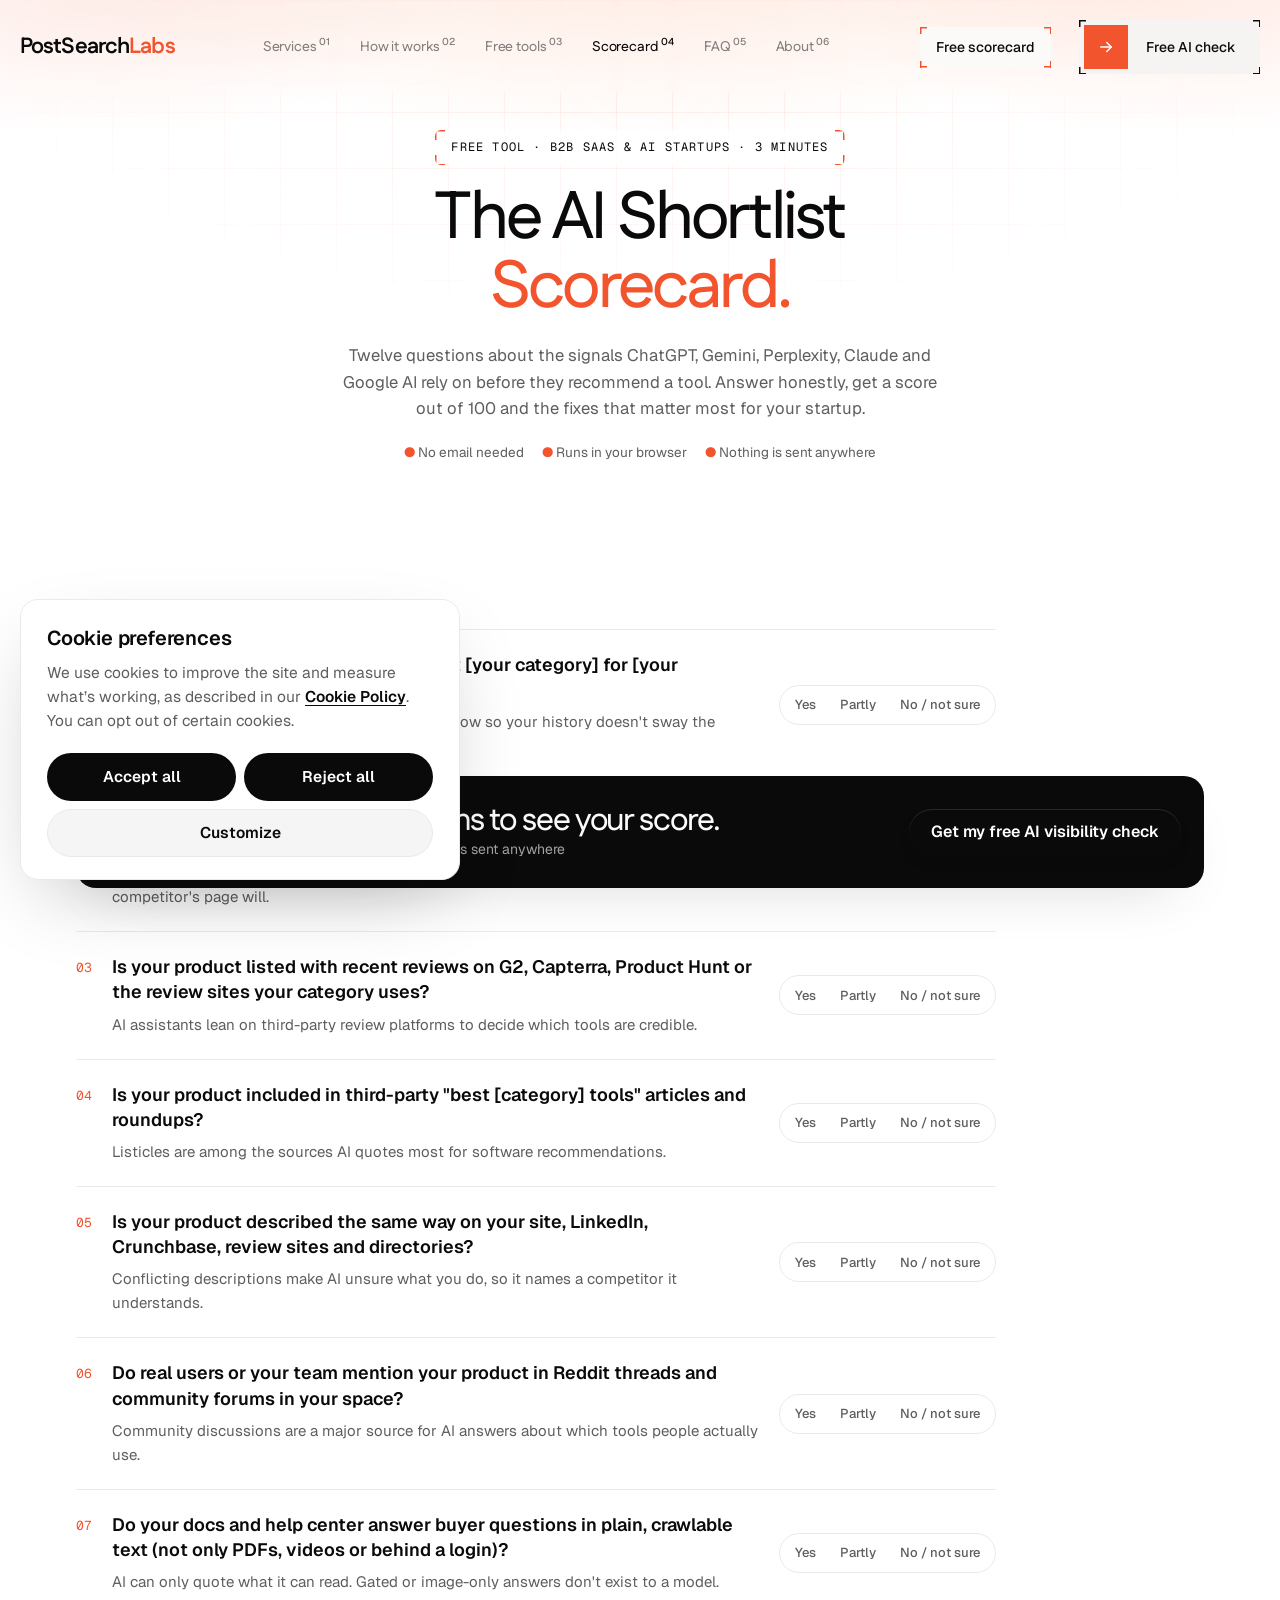
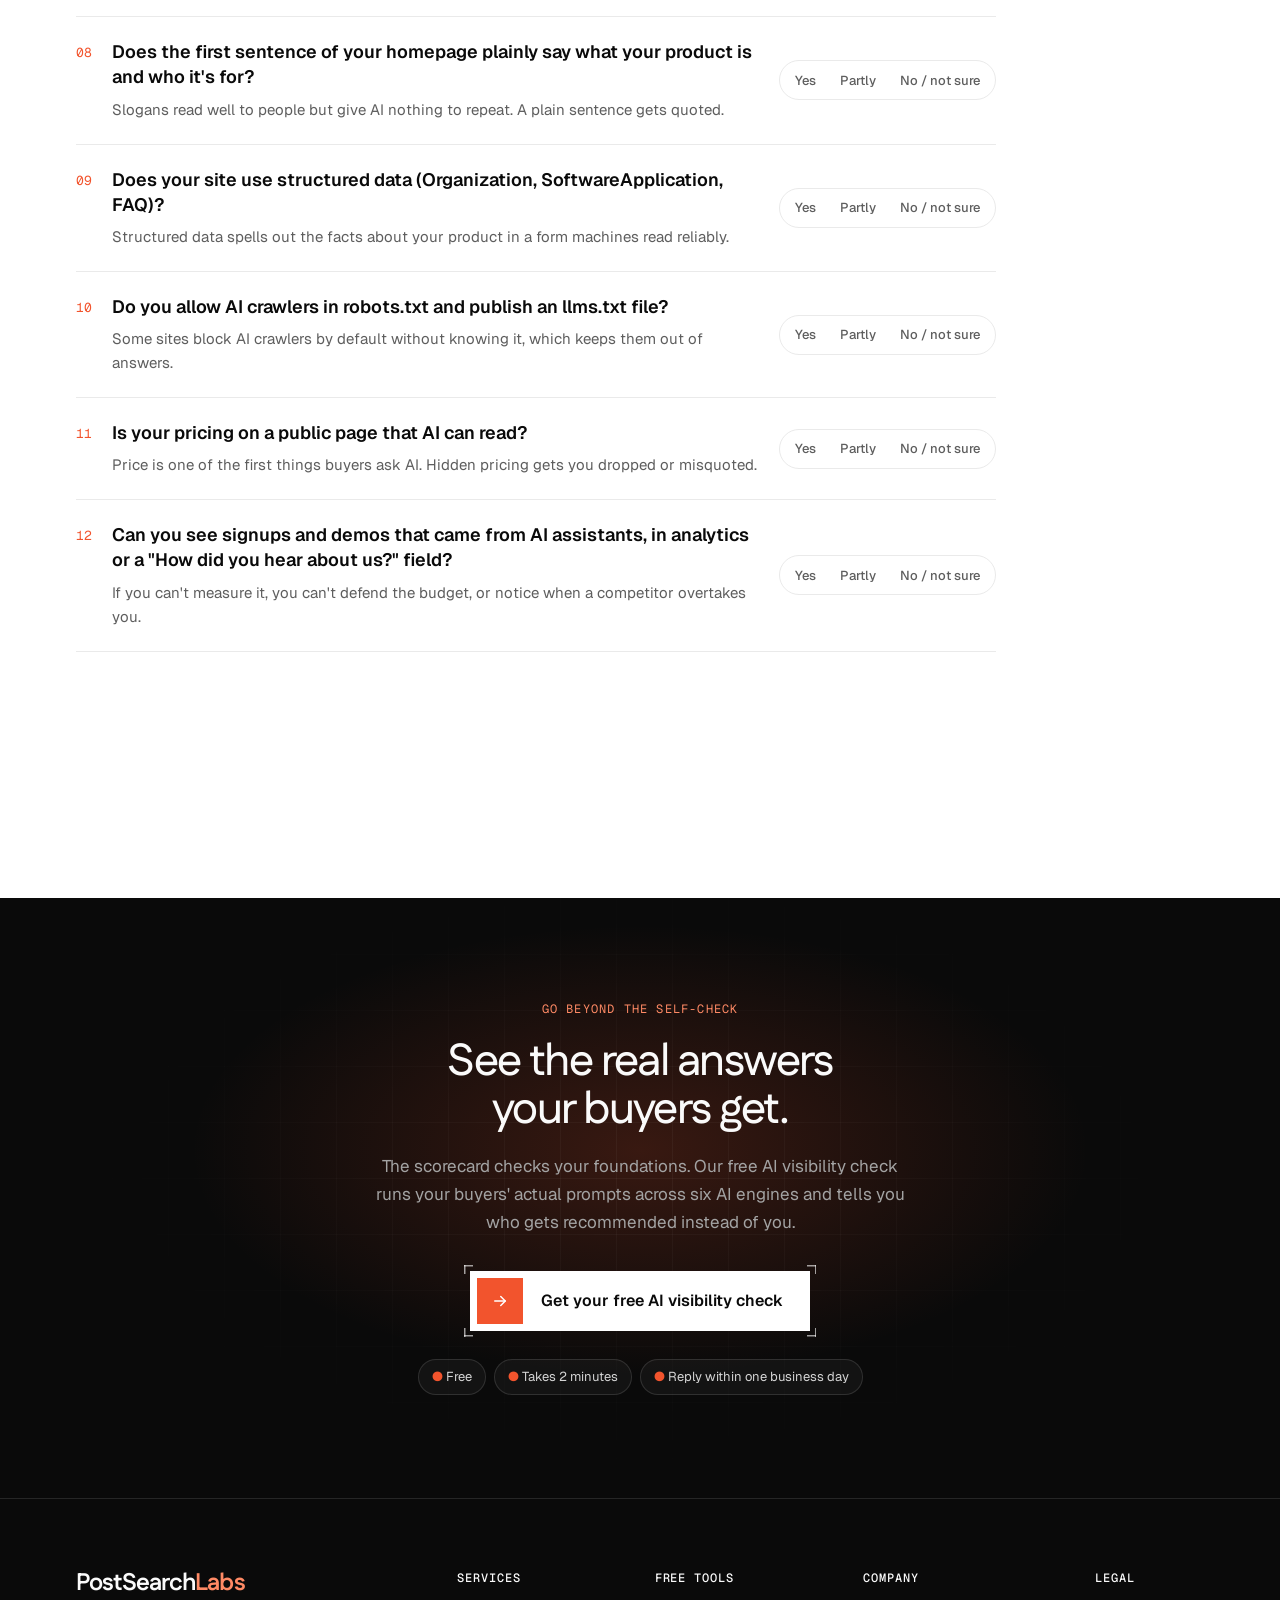
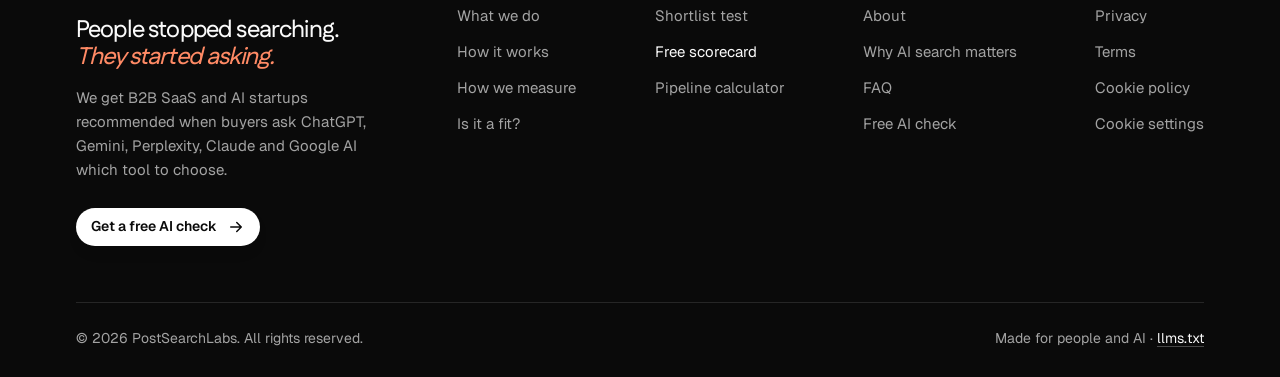
<file: scorecard.html>
<!doctype html>
<html lang="en">
<head>
<meta charset="utf-8">
<meta name="viewport" content="width=device-width, initial-scale=1, viewport-fit=cover">
<title>AI Shortlist Scorecard for startups · PostSearchLabs</title>
<meta name="description" content="A free 3-minute self-audit for B2B SaaS and AI startups: 12 questions that show how ready your product is to be recommended by ChatGPT, Gemini, Perplexity, Claude and Google AI, plus your top fixes.">
<link rel="canonical" href="https://postsearchlabs.com/scorecard">
<meta name="robots" content="index, follow, max-image-preview:large">
<meta name="theme-color" content="#FFFFFF">
<link rel="icon" href="favicon.svg?v=3" type="image/svg+xml">
<link rel="icon" href="favicon-32.png?v=3" sizes="32x32" type="image/png">
<link rel="icon" href="favicon-192.png?v=3" sizes="192x192" type="image/png">
<link rel="apple-touch-icon" href="apple-touch-icon.png?v=3">
<meta property="og:type" content="website">
<meta property="og:site_name" content="PostSearchLabs">
<meta property="og:title" content="AI Shortlist Scorecard: is your startup ready to be recommended by AI?">
<meta property="og:description" content="12 questions, 3 minutes. See how ready your product is to be named by ChatGPT, Gemini, Perplexity and Google AI, and what to fix first.">
<meta property="og:url" content="https://postsearchlabs.com/scorecard">
<meta property="og:image" content="https://postsearchlabs.com/og-image.png">
<meta property="og:image:width" content="1200">
<meta property="og:image:height" content="630">
<meta name="twitter:card" content="summary_large_image">
<meta name="twitter:title" content="AI Shortlist Scorecard for startups">
<meta name="twitter:description" content="12 questions, 3 minutes. See how ready your product is to be recommended by AI, and what to fix first.">
<meta name="twitter:image" content="https://postsearchlabs.com/og-image.png">
<script type="application/ld+json">
{
  "@context": "https://schema.org",
  "@graph": [
    {
      "@type": "WebApplication",
      "@id": "https://postsearchlabs.com/scorecard#app",
      "name": "AI Shortlist Scorecard",
      "url": "https://postsearchlabs.com/scorecard",
      "applicationCategory": "BusinessApplication",
      "operatingSystem": "Any (runs in the browser)",
      "description": "A free self-audit for B2B SaaS and AI startups that scores how ready a product is to be recommended by AI assistants such as ChatGPT, Gemini, Perplexity, Claude and Google AI, and lists the highest-impact fixes.",
      "offers": { "@type": "Offer", "price": "0", "priceCurrency": "USD" },
      "provider": { "@id": "https://postsearchlabs.com/#org" }
    },
    {
      "@type": "WebPage",
      "@id": "https://postsearchlabs.com/scorecard#webpage",
      "url": "https://postsearchlabs.com/scorecard",
      "name": "AI Shortlist Scorecard for startups",
      "isPartOf": { "@id": "https://postsearchlabs.com/#website" },
      "about": { "@id": "https://postsearchlabs.com/scorecard#app" },
      "dateModified": "2026-11-06"
    },
    {
      "@type": "BreadcrumbList",
      "itemListElement": [
        { "@type": "ListItem", "position": 1, "name": "Home", "item": "https://postsearchlabs.com/" },
        { "@type": "ListItem", "position": 2, "name": "AI Shortlist Scorecard", "item": "https://postsearchlabs.com/scorecard" }
      ]
    }
  ]
}
</script>
<link rel="preconnect" href="https://fonts.googleapis.com">
<link rel="preconnect" href="https://fonts.gstatic.com" crossorigin>
<link rel="preload" as="style" href="https://fonts.googleapis.com/css2?family=Fustat:wght@500;600;700&amp;family=Geist:wght@400;500;600&amp;family=Geist+Mono:wght@400;500&amp;display=swap" onload="this.onload=null;this.rel='stylesheet'">
<noscript><link rel="stylesheet" href="https://fonts.googleapis.com/css2?family=Fustat:wght@500;600;700&amp;family=Geist:wght@400;500;600&amp;family=Geist+Mono:wght@400;500&amp;display=swap"></noscript>
<script src="theme.js?v=3"></script>
<link rel="stylesheet" href="styles.css?v=20261122h">
<link rel="stylesheet" href="goji.css?v=8">
<script src="consent.js?v=2"></script>
</head>
<body>

<header class="gh">
  <div class="gh__in">
    <a class="brand" href="/" aria-label="PostSearchLabs home">
      <span class="brand__name">PostSearch<span>Labs</span></span>
    </a>
    <nav class="gh__links" aria-label="Main">
      <a href="/services" aria-label="Services"><span class="roll"><span data-t="Services">Services</span></span><sup>01</sup></a>
      <a href="/services#how" aria-label="How it works"><span class="roll"><span data-t="How it works">How it works</span></span><sup>02</sup></a>
      <a href="/tools" aria-label="Free tools"><span class="roll"><span data-t="Free tools">Free tools</span></span><sup>03</sup></a>
      <a href="/scorecard" aria-current="page" aria-label="Scorecard"><span class="roll"><span data-t="Scorecard">Scorecard</span></span><sup>04</sup></a>
      <a href="/faq" aria-label="FAQ"><span class="roll"><span data-t="FAQ">FAQ</span></span><sup>05</sup></a>
      <a href="/about" aria-label="About"><span class="roll"><span data-t="About">About</span></span><sup>06</sup></a>
    </nav>
    <div class="gh__cta">
      <a class="hb hb--ghost" href="/scorecard">Free scorecard</a>
      <a class="hb hb--primary" href="/#audit"><span class="hb__icon"><svg viewBox="0 0 24 24" fill="none" stroke="currentColor" stroke-width="2" stroke-linecap="round" stroke-linejoin="round" aria-hidden="true"><path d="M5 12h14"></path><path d="M13 6l6 6-6 6"></path></svg></span>Free AI check</a>
    </div>
    <button class="gh__toggle" type="button" aria-expanded="false" aria-controls="gh-panel" aria-label="Open menu">
      <svg viewBox="0 0 24 24" fill="none" stroke="currentColor" stroke-width="1.8" stroke-linecap="round" aria-hidden="true"><path d="M12 4v16M4 12h16"></path></svg>
    </button>
  </div>
  <div class="gh__panel" id="gh-panel">
    <nav class="gh__menu" aria-label="Mobile">
        <a href="/services">Services<sup>01</sup></a>
        <a href="/services#how">How it works<sup>02</sup></a>
        <a href="/tools">Free tools<sup>03</sup></a>
        <a href="/scorecard" aria-current="page">Scorecard<sup>04</sup></a>
        <a href="/faq">FAQ<sup>05</sup></a>
        <a href="/about">About<sup>06</sup></a>
    </nav>
    <div class="gh__panel-cta">
      <a class="hb hb--ghost" href="/scorecard">Free scorecard</a>
      <a class="hb hb--primary" href="/#audit"><span class="hb__icon"><svg viewBox="0 0 24 24" fill="none" stroke="currentColor" stroke-width="2" stroke-linecap="round" stroke-linejoin="round" aria-hidden="true"><path d="M5 12h14"></path><path d="M13 6l6 6-6 6"></path></svg></span>Free AI check</a>
    </div>
    <button class="gh__theme" type="button" data-theme-toggle hidden><span class="when-light">Night mode</span><span class="when-dark">Day mode</span></button>
  </div>
</header>

<main>
  <section class="hero">
    <div class="wrap">
      <div class="hero__top">
        <p class="eyebrow">Free tool · B2B SaaS &amp; AI startups · 3 minutes</p>
        <h1>The AI Shortlist <span class="hl">Scorecard.</span></h1>
        <p class="lede">Twelve questions about the signals ChatGPT, Gemini, Perplexity, Claude and Google AI rely on before they recommend a tool. Answer honestly, get a score out of 100 and the fixes that matter most for your startup.</p>
        <p class="book__meta"><span>No email needed</span> <span>Runs in your browser</span> <span>Nothing is sent anywhere</span></p>
      </div>
    </div>
  </section>

  <section class="section section--line">
    <div class="wrap">
      <div class="quiz" data-quiz>

        <div class="qrow" data-w="15" data-fix-title="Get named for your core buyer prompt" data-fix="Map the 20 to 50 prompts your buyers use and benchmark who AI names today. Everything else on this list exists to move that number.">
          <span class="qrow__n">01</span>
          <p class="qrow__q">When you ask ChatGPT "what's the best [your category] for [your buyer]?", is your product named?</p>
          <p class="qrow__why">The single most direct test. Try it in a private window so your history doesn't sway the answer.</p>
        </div>

        <div class="qrow" data-w="10" data-fix-title="Publish comparison and alternatives pages" data-fix="Write honest &quot;[you] vs [competitor]&quot; and &quot;alternatives to [competitor]&quot; pages with clear tables and use cases. AI quotes these heavily when buyers compare tools.">
          <span class="qrow__n">02</span>
          <p class="qrow__q">Do you have "[you] vs [competitor]" and "alternatives to [competitor]" pages for your top competitors?</p>
          <p class="qrow__why">Comparison prompts are where deals are decided. If you don't explain the difference, a competitor's page will.</p>
        </div>

        <div class="qrow" data-w="10" data-fix-title="Build recent reviews on G2, Capterra and Product Hunt" data-fix="Ask happy customers for reviews on the platforms AI cites for your category, and keep a steady flow so they stay recent.">
          <span class="qrow__n">03</span>
          <p class="qrow__q">Is your product listed with recent reviews on G2, Capterra, Product Hunt or the review sites your category uses?</p>
          <p class="qrow__why">AI assistants lean on third-party review platforms to decide which tools are credible.</p>
        </div>

        <div class="qrow" data-w="10" data-fix-title="Get into the &quot;best tools&quot; listicles AI cites" data-fix="Find the roundup articles AI cites for your category and pitch the authors with a clear angle, data or a free account. Listicle inclusion is one of the fastest citation wins.">
          <span class="qrow__n">04</span>
          <p class="qrow__q">Is your product included in third-party "best [category] tools" articles and roundups?</p>
          <p class="qrow__why">Listicles are among the sources AI quotes most for software recommendations.</p>
        </div>

        <div class="qrow" data-w="9" data-fix-title="Make one description consistent everywhere" data-fix="Write one sentence that says what you are, who it's for and what makes you different, then use it on your site, LinkedIn, Crunchbase, review sites and directories.">
          <span class="qrow__n">05</span>
          <p class="qrow__q">Is your product described the same way on your site, LinkedIn, Crunchbase, review sites and directories?</p>
          <p class="qrow__why">Conflicting descriptions make AI unsure what you do, so it names a competitor it understands.</p>
        </div>

        <div class="qrow" data-w="8" data-fix-title="Show up in the communities your buyers trust" data-fix="Have founders and team members answer real questions on Reddit, community forums and Slack groups, openly and helpfully. AI reads these threads closely.">
          <span class="qrow__n">06</span>
          <p class="qrow__q">Do real users or your team mention your product in Reddit threads and community forums in your space?</p>
          <p class="qrow__why">Community discussions are a major source for AI answers about which tools people actually use.</p>
        </div>

        <div class="qrow" data-w="8" data-fix-title="Open up your docs and help center" data-fix="Make sure docs and help articles are plain, crawlable HTML pages that answer buyer questions directly: integrations, limits, security, setup time.">
          <span class="qrow__n">07</span>
          <p class="qrow__q">Do your docs and help center answer buyer questions in plain, crawlable text (not only PDFs, videos or behind a login)?</p>
          <p class="qrow__why">AI can only quote what it can read. Gated or image-only answers don't exist to a model.</p>
        </div>

        <div class="qrow" data-w="6" data-fix-title="Lead your homepage with a plain description" data-fix="Make the first line of your homepage say exactly what the product is and who it's for. Save the clever tagline for the second line.">
          <span class="qrow__n">08</span>
          <p class="qrow__q">Does the first sentence of your homepage plainly say what your product is and who it's for?</p>
          <p class="qrow__why">Slogans read well to people but give AI nothing to repeat. A plain sentence gets quoted.</p>
        </div>

        <div class="qrow" data-w="6" data-fix-title="Add structured data" data-fix="Add Organization, SoftwareApplication and FAQ structured data so engines can read your name, category, pricing model and key facts without guessing.">
          <span class="qrow__n">09</span>
          <p class="qrow__q">Does your site use structured data (Organization, SoftwareApplication, FAQ)?</p>
          <p class="qrow__why">Structured data spells out the facts about your product in a form machines read reliably.</p>
        </div>

        <div class="qrow" data-w="6" data-fix-title="Let AI crawlers in and add llms.txt" data-fix="Allow GPTBot, OAI-SearchBot, ClaudeBot, PerplexityBot and Google-Extended in robots.txt, check your firewall isn't blocking them, and publish an llms.txt that summarizes your product.">
          <span class="qrow__n">10</span>
          <p class="qrow__q">Do you allow AI crawlers in robots.txt and publish an llms.txt file?</p>
          <p class="qrow__why">Some sites block AI crawlers by default without knowing it, which keeps them out of answers.</p>
        </div>

        <div class="qrow" data-w="6" data-fix-title="Make pricing public and readable" data-fix="Publish a crawlable pricing page, even if it's &quot;starts at&quot; with a contact option. AI often answers &quot;how much does it cost&quot; and leaves out tools it can't price.">
          <span class="qrow__n">11</span>
          <p class="qrow__q">Is your pricing on a public page that AI can read?</p>
          <p class="qrow__why">Price is one of the first things buyers ask AI. Hidden pricing gets you dropped or misquoted.</p>
        </div>

        <div class="qrow" data-w="6" data-fix-title="Start tracking AI-sourced signups" data-fix="Separate AI referrers (chatgpt.com, perplexity.ai, gemini.google.com, claude.ai) in analytics, and add &quot;How did you hear about us?&quot; with an AI option to your signup and demo forms.">
          <span class="qrow__n">12</span>
          <p class="qrow__q">Can you see signups and demos that came from AI assistants, in analytics or a "How did you hear about us?" field?</p>
          <p class="qrow__why">If you can't measure it, you can't defend the budget, or notice when a competitor overtakes you.</p>
        </div>

      </div>

      <div class="score" aria-live="polite">
        <div class="score__ring" data-score-ring><span data-score-num></span></div>
        <div>
          <p class="score__band" data-score-band>Answer the questions to see your score.</p>
          <p class="score__sub" data-score-sub>12 questions · about 3 minutes · nothing is sent anywhere</p>
        </div>
        <a class="btn btn--primary" data-score-cta href="/#audit"><span class="long">Get my free AI visibility check</span> <span class="short">Free AI check</span></a>
      </div>

      <div class="fixes" data-fixes hidden>
        <p class="kicker">Your top fixes</p>
        <h2>Start here.</h2>
        <ol data-fixes-list></ol>
      </div>
    </div>
  </section>

  <section class="section band">
    <div class="wrap">
      <div class="final">
        <p class="kicker">Go beyond the self-check</p>
        <h2>See the real answers your buyers get.</h2>
        <p class="lede">The scorecard checks your foundations. Our free AI visibility check runs your buyers' actual prompts across six AI engines and tells you who gets recommended instead of you.</p>
        <a class="btn btn--primary btn--lg" href="/#audit">
          Get your free AI visibility check
          <svg viewBox="0 0 24 24" fill="none" stroke="currentColor" stroke-width="2" stroke-linecap="round" stroke-linejoin="round" aria-hidden="true"><path d="M5 12h14"></path><path d="M13 6l6 6-6 6"></path></svg>
        </a>
        <p class="book__meta"><span>Free</span> <span>Takes 2 minutes</span> <span>Reply within one business day</span></p>
      </div>
    </div>
  </section>
</main>

<footer class="site-footer">
  <div class="wrap">
    <div class="footer__top">
      <div class="footer__brand">
        <a class="brand" href="/" aria-label="PostSearchLabs home">
          <span class="brand__name">PostSearch<span>Labs</span></span>
        </a>
        <p class="footer__slogan">People stopped searching. <em>They started asking.</em></p>
        <p class="footer__about">We get B2B SaaS and AI startups recommended when buyers ask ChatGPT, Gemini, Perplexity, Claude and Google AI which tool to choose.</p>
        <a class="btn btn--primary btn--sm footer__cta" href="/#audit">Get a free AI check <svg viewBox="0 0 24 24" fill="none" stroke="currentColor" stroke-width="2" stroke-linecap="round" stroke-linejoin="round" aria-hidden="true"><path d="M5 12h14M13 6l6 6-6 6"></path></svg></a>
      </div>
      <nav class="footer__cols" aria-label="Footer">
        <div class="footer__col">
          <h2 class="footer__h">Services</h2>
          <ul>
            <li><a href="/services">What we do</a></li>
            <li><a href="/services#how">How it works</a></li>
            <li><a href="/services#proof">How we measure</a></li>
            <li><a href="/services#fit">Is it a fit?</a></li>
          </ul>
        </div>
        <div class="footer__col">
          <h2 class="footer__h">Free tools</h2>
          <ul>
            <li><a href="/tools#test">Shortlist test</a></li>
            <li><a href="/scorecard" aria-current="page">Free scorecard</a></li>
            <li><a href="/tools#model">Pipeline calculator</a></li>
          </ul>
        </div>
        <div class="footer__col">
          <h2 class="footer__h">Company</h2>
          <ul>
            <li><a href="/about">About</a></li>
            <li><a href="/why">Why AI search matters</a></li>
            <li><a href="/faq">FAQ</a></li>
            <li><a href="/#audit">Free AI check</a></li>
          </ul>
        </div>
        <div class="footer__col">
          <h2 class="footer__h">Legal</h2>
          <ul>
            <li><a href="/privacy">Privacy</a></li>
            <li><a href="/terms">Terms</a></li>
            <li><a href="/cookies">Cookie policy</a></li>
            <li><a href="/cookies" data-cookie-settings>Cookie settings</a></li>
          </ul>
        </div>
      </nav>
    </div>
    <div class="footer__bottom">
      <span>© 2026 PostSearchLabs. All rights reserved.</span>
      <span class="footer__meta">Made for people and AI · <a href="llms.txt">llms.txt</a></span>
    </div>
  </div>
</footer>

<script src="tools.js?v=3" defer></script>
<script src="site.js" defer></script>
<script src="motion.js?v=3" defer></script>
</body>
</html>
</file>
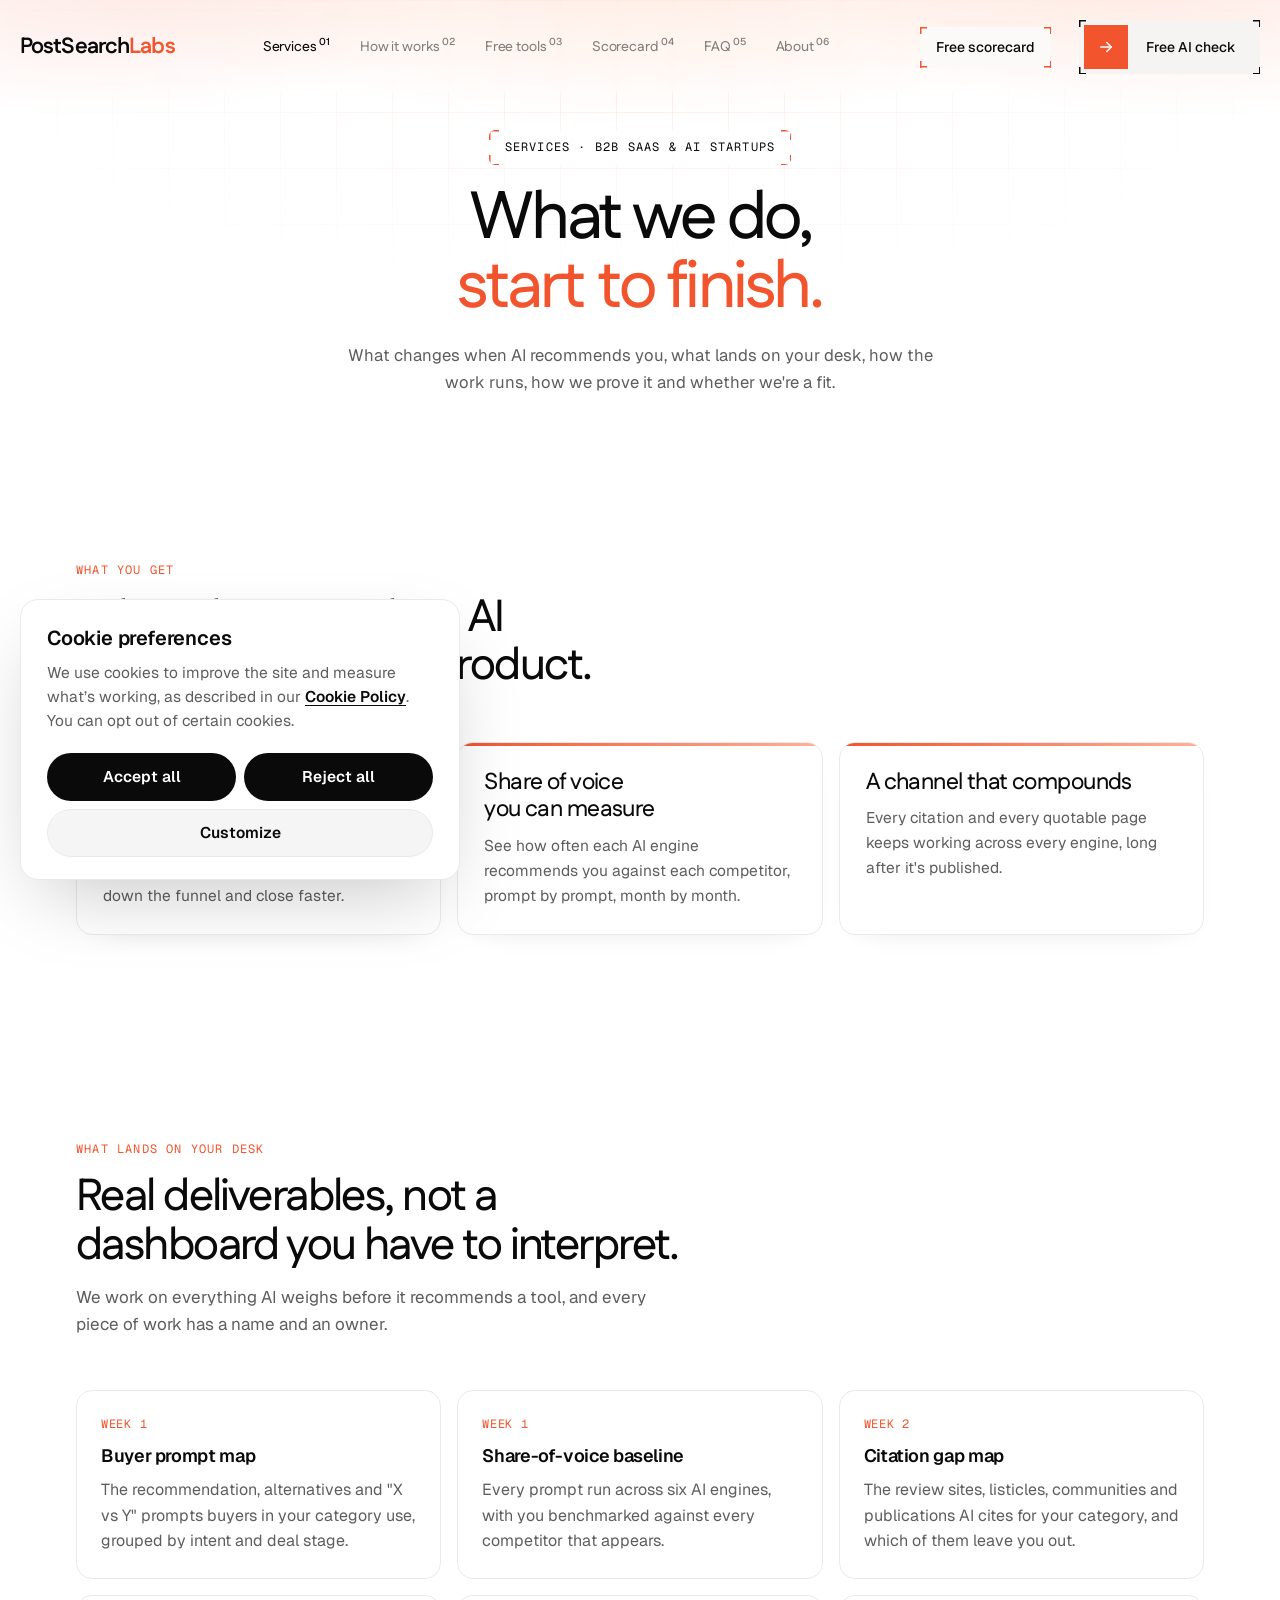
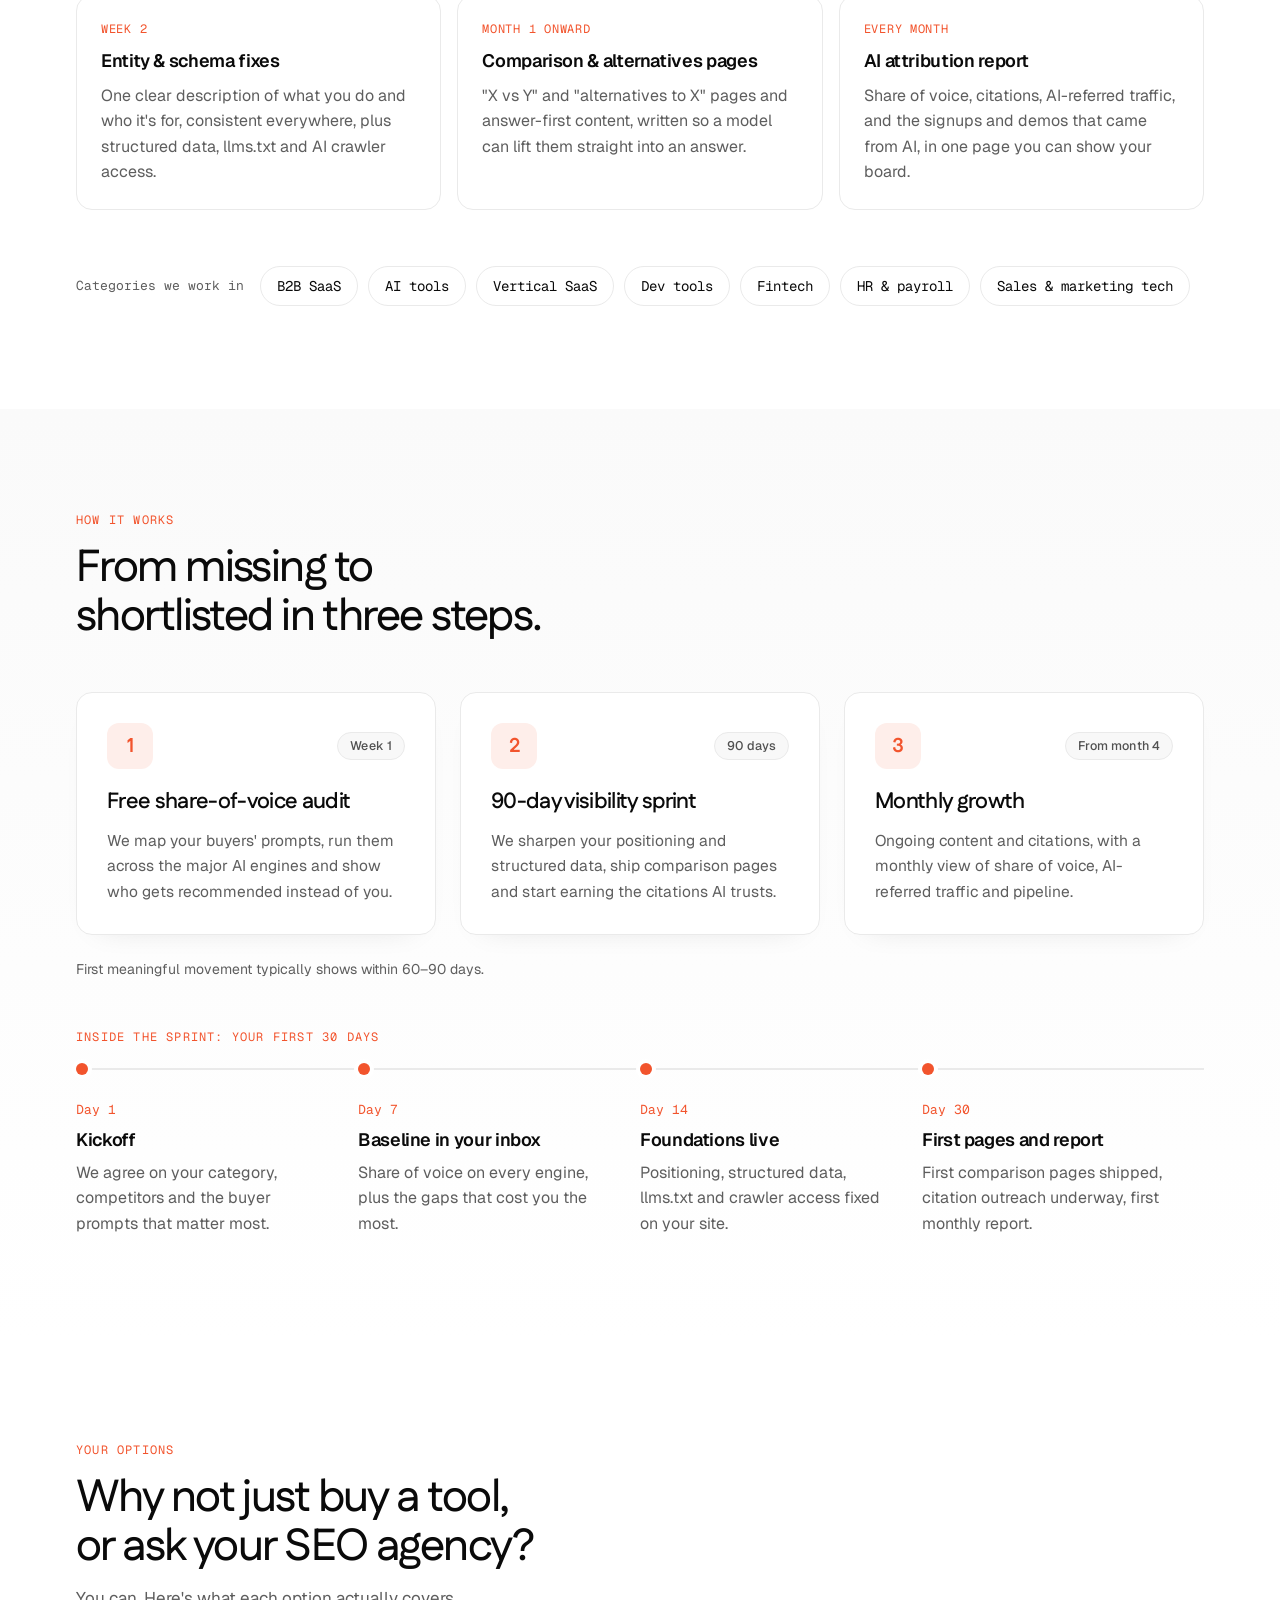
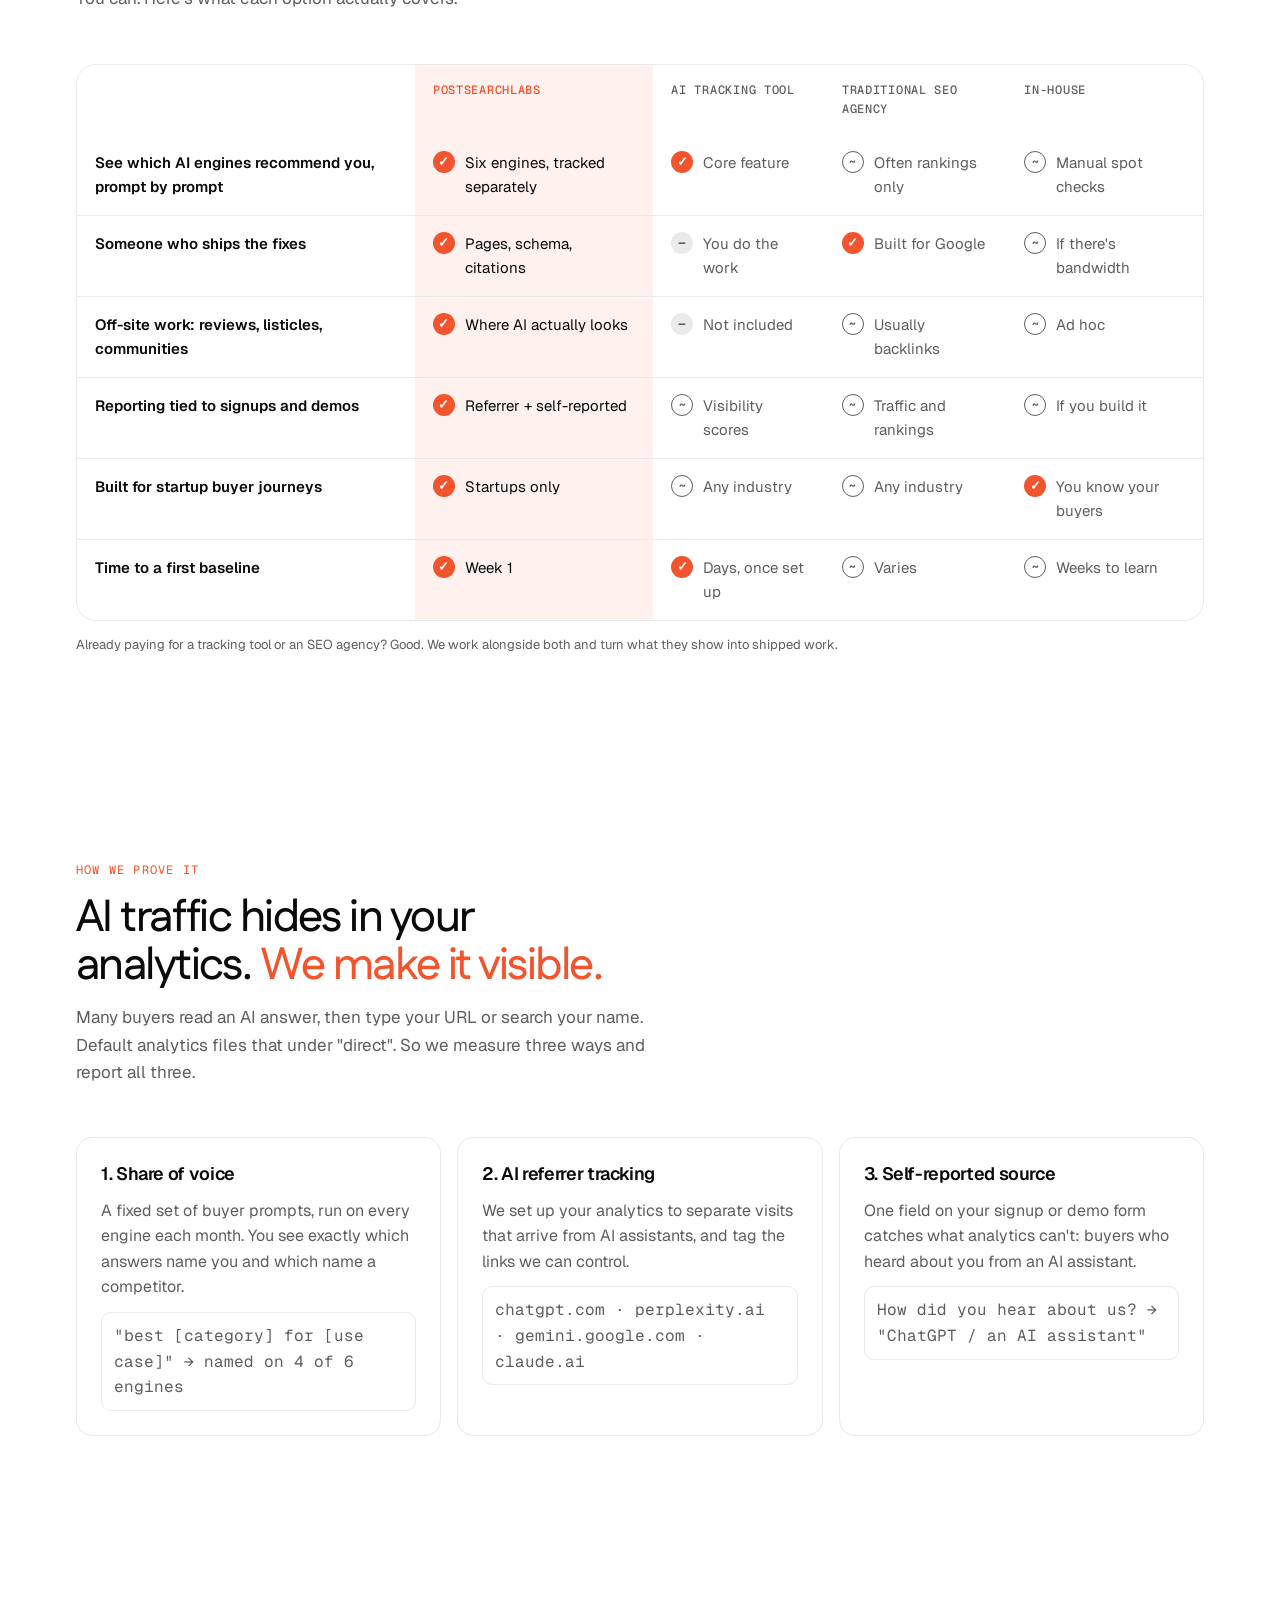
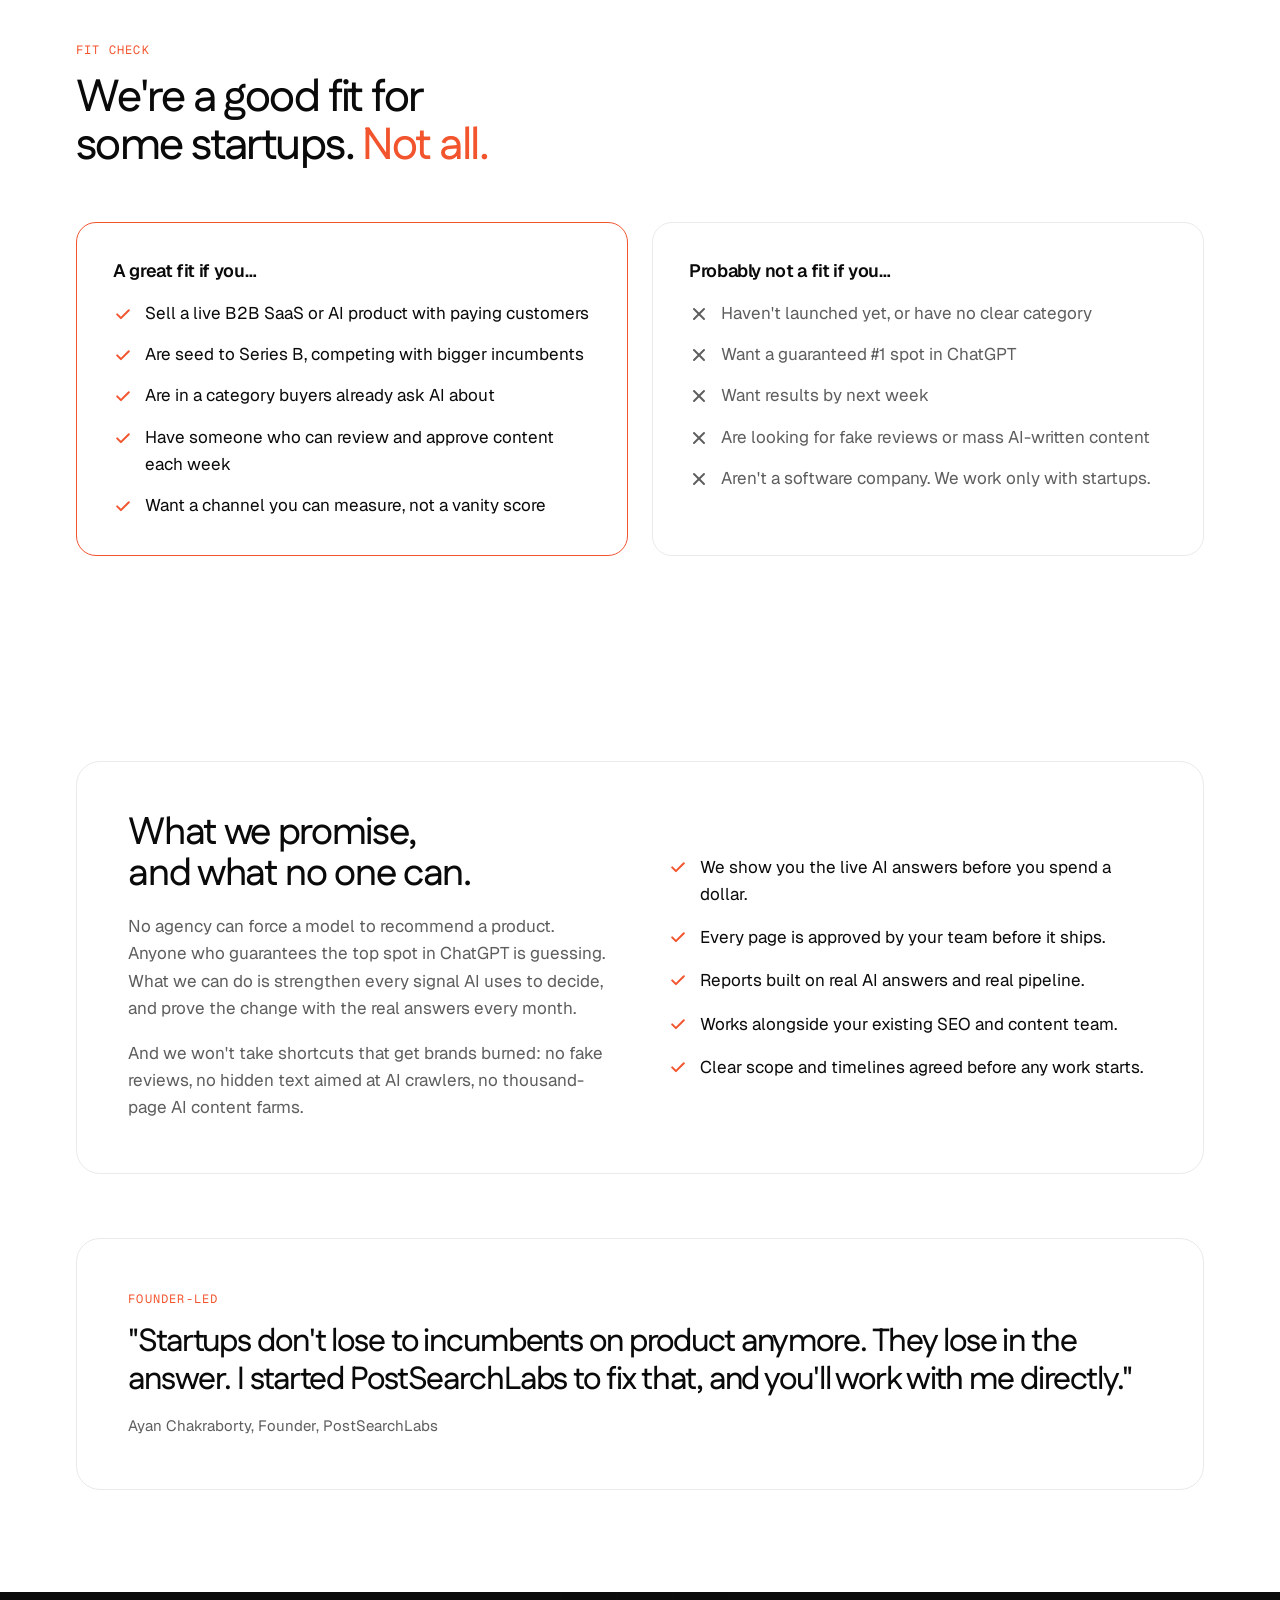
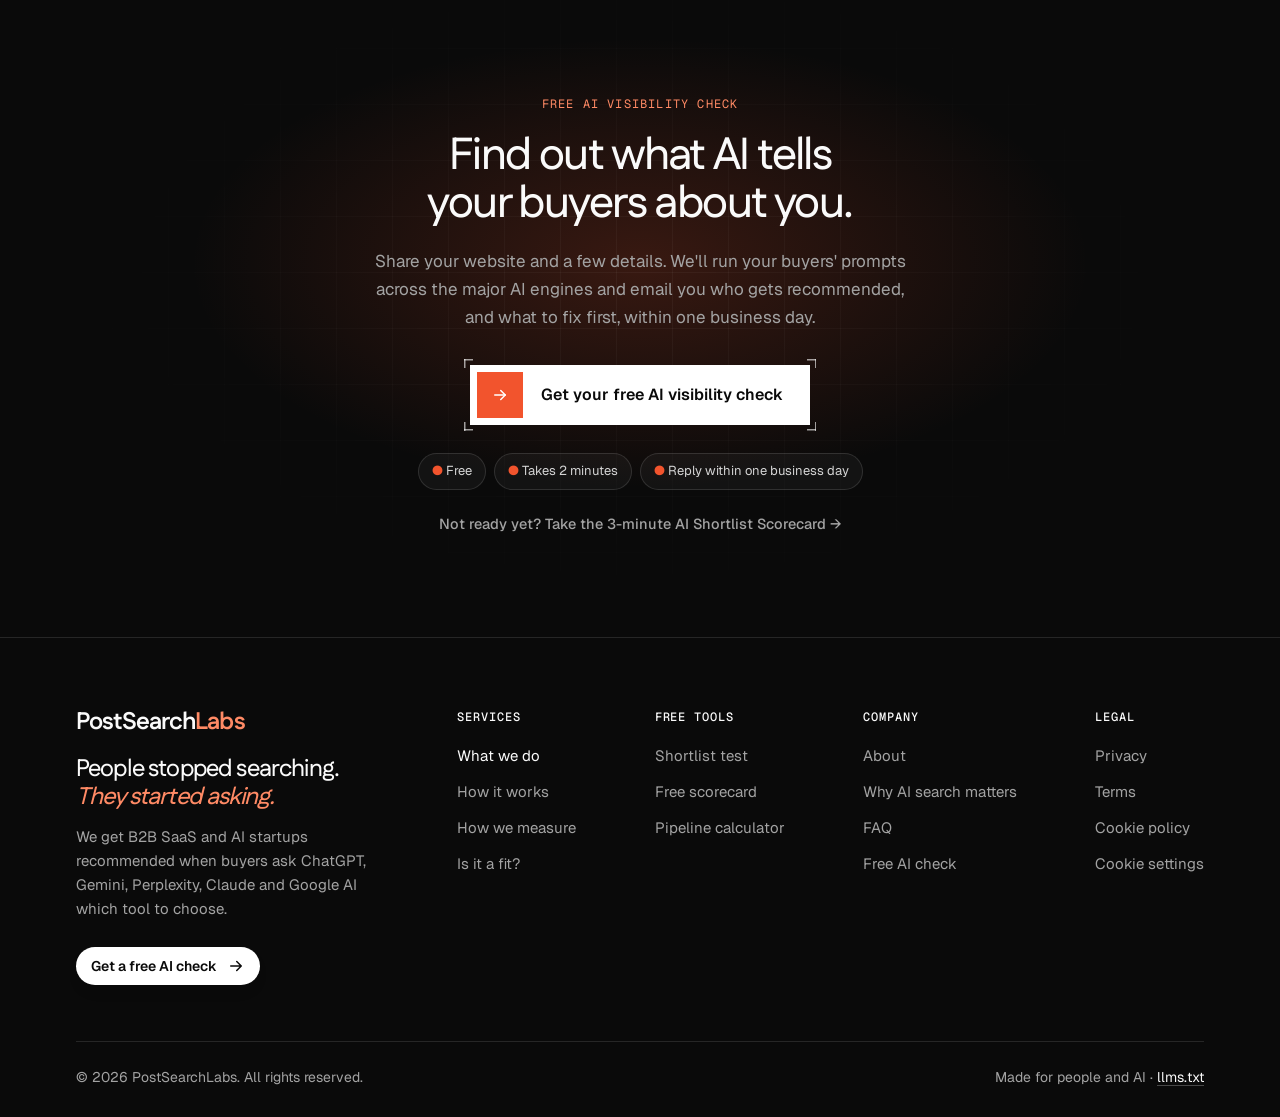
<file: services.html>
<!doctype html>
<html lang="en">
<head>
<meta charset="utf-8">
<meta name="viewport" content="width=device-width, initial-scale=1, viewport-fit=cover">
<title>Services: AI search visibility for startups · PostSearchLabs</title>
<meta name="description" content="What PostSearchLabs does for B2B SaaS and AI startups: outcomes, deliverables, how an engagement works, how results are measured and who it is a fit for.">
<link rel="canonical" href="https://postsearchlabs.com/services">
<meta name="theme-color" content="#FFFFFF">
<link rel="icon" href="favicon.svg?v=3" type="image/svg+xml">
<link rel="icon" href="favicon-32.png?v=3" sizes="32x32" type="image/png">
<link rel="icon" href="favicon-192.png?v=3" sizes="192x192" type="image/png">
<link rel="apple-touch-icon" href="apple-touch-icon.png?v=3">
<link rel="preconnect" href="https://fonts.googleapis.com">
<link rel="preconnect" href="https://fonts.gstatic.com" crossorigin>
<link rel="preload" as="style" href="https://fonts.googleapis.com/css2?family=Fustat:wght@500;600;700&amp;family=Geist:wght@400;500;600&amp;family=Geist+Mono:wght@400;500&amp;display=swap" onload="this.onload=null;this.rel='stylesheet'">
<noscript><link rel="stylesheet" href="https://fonts.googleapis.com/css2?family=Fustat:wght@500;600;700&amp;family=Geist:wght@400;500;600&amp;family=Geist+Mono:wght@400;500&amp;display=swap"></noscript>
<script src="theme.js?v=3"></script>
<link rel="stylesheet" href="styles.css?v=20261122h">
<link rel="stylesheet" href="goji.css?v=8">
<script src="consent.js?v=2"></script>
</head>
<body>

<header class="gh">
  <div class="gh__in">
    <a class="brand" href="/" aria-label="PostSearchLabs home">
      <span class="brand__name">PostSearch<span>Labs</span></span>
    </a>
    <nav class="gh__links" aria-label="Main">
      <a href="/services" aria-current="page" aria-label="Services"><span class="roll"><span data-t="Services">Services</span></span><sup>01</sup></a>
      <a href="/services#how" aria-label="How it works"><span class="roll"><span data-t="How it works">How it works</span></span><sup>02</sup></a>
      <a href="/tools" aria-label="Free tools"><span class="roll"><span data-t="Free tools">Free tools</span></span><sup>03</sup></a>
      <a href="/scorecard" aria-label="Scorecard"><span class="roll"><span data-t="Scorecard">Scorecard</span></span><sup>04</sup></a>
      <a href="/faq" aria-label="FAQ"><span class="roll"><span data-t="FAQ">FAQ</span></span><sup>05</sup></a>
      <a href="/about" aria-label="About"><span class="roll"><span data-t="About">About</span></span><sup>06</sup></a>
    </nav>
    <div class="gh__cta">
      <a class="hb hb--ghost" href="/scorecard">Free scorecard</a>
      <a class="hb hb--primary" href="/#audit"><span class="hb__icon"><svg viewBox="0 0 24 24" fill="none" stroke="currentColor" stroke-width="2" stroke-linecap="round" stroke-linejoin="round" aria-hidden="true"><path d="M5 12h14"></path><path d="M13 6l6 6-6 6"></path></svg></span>Free AI check</a>
    </div>
    <button class="gh__toggle" type="button" aria-expanded="false" aria-controls="gh-panel" aria-label="Open menu">
      <svg viewBox="0 0 24 24" fill="none" stroke="currentColor" stroke-width="1.8" stroke-linecap="round" aria-hidden="true"><path d="M12 4v16M4 12h16"></path></svg>
    </button>
  </div>
  <div class="gh__panel" id="gh-panel">
    <nav class="gh__menu" aria-label="Mobile">
        <a href="/services" aria-current="page">Services<sup>01</sup></a>
        <a href="/services#how">How it works<sup>02</sup></a>
        <a href="/tools">Free tools<sup>03</sup></a>
        <a href="/scorecard">Scorecard<sup>04</sup></a>
        <a href="/faq">FAQ<sup>05</sup></a>
        <a href="/about">About<sup>06</sup></a>
    </nav>
    <div class="gh__panel-cta">
      <a class="hb hb--ghost" href="/scorecard">Free scorecard</a>
      <a class="hb hb--primary" href="/#audit"><span class="hb__icon"><svg viewBox="0 0 24 24" fill="none" stroke="currentColor" stroke-width="2" stroke-linecap="round" stroke-linejoin="round" aria-hidden="true"><path d="M5 12h14"></path><path d="M13 6l6 6-6 6"></path></svg></span>Free AI check</a>
    </div>
    <button class="gh__theme" type="button" data-theme-toggle hidden><span class="when-light">Night mode</span><span class="when-dark">Day mode</span></button>
  </div>
</header>

<main>

  <section class="hero">
    <div class="wrap">
      <div class="hero__top">
        <p class="eyebrow">Services · B2B SaaS &amp; AI startups</p>
        <h1>What we do, <span class="hl">start to finish.</span></h1>
        <p class="lede">What changes when AI recommends you, what lands on your desk, how the work runs, how we prove it and whether we're a fit.</p>
      </div>
    </div>
  </section>

  <section class="section section--line" id="outcomes">
    <div class="wrap">
      <div class="section__head">
        <p class="kicker">What you get</p>
        <h2>What changes when AI recommends <em>your</em> product.</h2>
      </div>
      <div class="cols cols--strong">
        <div class="col">
          <h3>Buyers arrive already convinced</h3>
          <p>They were told you're a top option before they reached your site. Demos start further down the funnel and close faster.</p>
        </div>
        <div class="col">
          <h3>Share of voice you can measure</h3>
          <p>See how often each AI engine recommends you against each competitor, prompt by prompt, month by month.</p>
        </div>
        <div class="col">
          <h3>A channel that compounds</h3>
          <p>Every citation and every quotable page keeps working across every engine, long after it's published.</p>
        </div>
      </div>
    </div>
  </section>

  <section class="section section--line" id="deliverables">
    <div class="wrap">
      <div class="section__head">
        <p class="kicker">What lands on your desk</p>
        <h2>Real deliverables, not a dashboard you have to interpret.</h2>
        <p class="lede">We work on everything AI weighs before it recommends a tool, and every piece of work has a name and an owner.</p>
      </div>
      <div class="deliv swipe" data-swipe>
        <div class="deliv__item">
          <span class="deliv__tag">Week 1</span>
          <h3>Buyer prompt map</h3>
          <p>The recommendation, alternatives and "X vs Y" prompts buyers in your category use, grouped by intent and deal stage.</p>
        </div>
        <div class="deliv__item">
          <span class="deliv__tag">Week 1</span>
          <h3>Share-of-voice baseline</h3>
          <p>Every prompt run across six AI engines, with you benchmarked against every competitor that appears.</p>
        </div>
        <div class="deliv__item">
          <span class="deliv__tag">Week 2</span>
          <h3>Citation gap map</h3>
          <p>The review sites, listicles, communities and publications AI cites for your category, and which of them leave you out.</p>
        </div>
        <div class="deliv__item">
          <span class="deliv__tag">Week 2</span>
          <h3>Entity &amp; schema fixes</h3>
          <p>One clear description of what you do and who it's for, consistent everywhere, plus structured data, llms.txt and AI crawler access.</p>
        </div>
        <div class="deliv__item">
          <span class="deliv__tag">Month 1 onward</span>
          <h3>Comparison &amp; alternatives pages</h3>
          <p>"X vs Y" and "alternatives to X" pages and answer-first content, written so a model can lift them straight into an answer.</p>
        </div>
        <div class="deliv__item">
          <span class="deliv__tag">Every month</span>
          <h3>AI attribution report</h3>
          <p>Share of voice, citations, AI-referred traffic, and the signups and demos that came from AI, in one page you can show your board.</p>
        </div>
      </div>
      <div class="chips">
        <span class="chips__label">Categories we work in</span>
        <span class="chip">B2B SaaS</span>
        <span class="chip">AI tools</span>
        <span class="chip">Vertical SaaS</span>
        <span class="chip">Dev tools</span>
        <span class="chip">Fintech</span>
        <span class="chip">HR &amp; payroll</span>
        <span class="chip">Sales &amp; marketing tech</span>
      </div>
    </div>
  </section>

  <section class="section section--line" id="how">
    <div class="wrap">
      <div class="section__head">
        <p class="kicker">How it works</p>
        <h2>From missing to shortlisted in three steps.</h2>
      </div>
      <div class="steps swipe" data-swipe>
        <div class="step">
          <div class="step__top"><span class="step__n">1</span><span class="step__time">Week 1</span></div>
          <h3>Free share-of-voice audit</h3>
          <p>We map your buyers' prompts, run them across the major AI engines and show who gets recommended instead of you.</p>
        </div>
        <div class="step">
          <div class="step__top"><span class="step__n">2</span><span class="step__time">90 days</span></div>
          <h3>90-day visibility sprint</h3>
          <p>We sharpen your positioning and structured data, ship comparison pages and start earning the citations AI trusts.</p>
        </div>
        <div class="step">
          <div class="step__top"><span class="step__n">3</span><span class="step__time">From month 4</span></div>
          <h3>Monthly growth</h3>
          <p>Ongoing content and citations, with a monthly view of share of voice, AI-referred traffic and pipeline.</p>
        </div>
      </div>

      <p class="steps__note">First meaningful movement typically shows within 60–90 days.</p>

      <p class="kicker timeline__label">Inside the sprint: your first 30 days</p>
      <ol class="timeline" aria-label="Your first 30 days of the sprint">
        <li>
          <span class="timeline__day">Day 1</span>
          <h3>Kickoff</h3>
          <p>We agree on your category, competitors and the buyer prompts that matter most.</p>
        </li>
        <li>
          <span class="timeline__day">Day 7</span>
          <h3>Baseline in your inbox</h3>
          <p>Share of voice on every engine, plus the gaps that cost you the most.</p>
        </li>
        <li>
          <span class="timeline__day">Day 14</span>
          <h3>Foundations live</h3>
          <p>Positioning, structured data, llms.txt and crawler access fixed on your site.</p>
        </li>
        <li>
          <span class="timeline__day">Day 30</span>
          <h3>First pages and report</h3>
          <p>First comparison pages shipped, citation outreach underway, first monthly report.</p>
        </li>
      </ol>
    </div>
  </section>

  <section class="section section--line" id="compare">
    <div class="wrap">
      <div class="section__head">
        <p class="kicker">Your options</p>
        <h2>Why not just buy a tool, or ask your SEO agency?</h2>
        <p class="lede">You can. Here's what each option actually covers.</p>
      </div>
      <div class="vs-wrap">
        <table class="vs">
          <thead>
            <tr>
              <th scope="col"><span class="sr">What you need</span></th>
              <th scope="col" class="us">PostSearchLabs</th>
              <th scope="col">AI tracking tool</th>
              <th scope="col">Traditional SEO agency</th>
              <th scope="col">In-house</th>
            </tr>
          </thead>
          <tbody>
            <tr>
              <th scope="row">See which AI engines recommend you, prompt by prompt</th>
              <td class="us" data-label="PostSearchLabs"><span class="y" aria-label="Yes">✓</span>Six engines, tracked separately</td>
              <td data-label="AI tracking tool"><span class="y" aria-label="Yes">✓</span>Core feature</td>
              <td data-label="SEO agency"><span class="p" aria-label="Partly">~</span>Often rankings only</td>
              <td data-label="In-house"><span class="p" aria-label="Partly">~</span>Manual spot checks</td>
            </tr>
            <tr>
              <th scope="row">Someone who ships the fixes</th>
              <td class="us" data-label="PostSearchLabs"><span class="y" aria-label="Yes">✓</span>Pages, schema, citations</td>
              <td data-label="AI tracking tool"><span class="n" aria-label="No">–</span>You do the work</td>
              <td data-label="SEO agency"><span class="y" aria-label="Yes">✓</span>Built for Google</td>
              <td data-label="In-house"><span class="p" aria-label="Partly">~</span>If there's bandwidth</td>
            </tr>
            <tr>
              <th scope="row">Off-site work: reviews, listicles, communities</th>
              <td class="us" data-label="PostSearchLabs"><span class="y" aria-label="Yes">✓</span>Where AI actually looks</td>
              <td data-label="AI tracking tool"><span class="n" aria-label="No">–</span>Not included</td>
              <td data-label="SEO agency"><span class="p" aria-label="Partly">~</span>Usually backlinks</td>
              <td data-label="In-house"><span class="p" aria-label="Partly">~</span>Ad hoc</td>
            </tr>
            <tr>
              <th scope="row">Reporting tied to signups and demos</th>
              <td class="us" data-label="PostSearchLabs"><span class="y" aria-label="Yes">✓</span>Referrer + self-reported</td>
              <td data-label="AI tracking tool"><span class="p" aria-label="Partly">~</span>Visibility scores</td>
              <td data-label="SEO agency"><span class="p" aria-label="Partly">~</span>Traffic and rankings</td>
              <td data-label="In-house"><span class="p" aria-label="Partly">~</span>If you build it</td>
            </tr>
            <tr>
              <th scope="row">Built for startup buyer journeys</th>
              <td class="us" data-label="PostSearchLabs"><span class="y" aria-label="Yes">✓</span>Startups only</td>
              <td data-label="AI tracking tool"><span class="p" aria-label="Partly">~</span>Any industry</td>
              <td data-label="SEO agency"><span class="p" aria-label="Partly">~</span>Any industry</td>
              <td data-label="In-house"><span class="y" aria-label="Yes">✓</span>You know your buyers</td>
            </tr>
            <tr>
              <th scope="row">Time to a first baseline</th>
              <td class="us" data-label="PostSearchLabs"><span class="y" aria-label="Yes">✓</span>Week 1</td>
              <td data-label="AI tracking tool"><span class="y" aria-label="Yes">✓</span>Days, once set up</td>
              <td data-label="SEO agency"><span class="p" aria-label="Partly">~</span>Varies</td>
              <td data-label="In-house"><span class="p" aria-label="Partly">~</span>Weeks to learn</td>
            </tr>
          </tbody>
        </table>
      </div>
      <p class="vs__note">Already paying for a tracking tool or an SEO agency? Good. We work alongside both and turn what they show into shipped work.</p>
    </div>
  </section>

  <section class="section section--line" id="proof">
    <div class="wrap">
      <div class="section__head">
        <p class="kicker">How we prove it</p>
        <h2>AI traffic hides in your analytics. <em>We make it visible.</em></h2>
        <p class="lede">Many buyers read an AI answer, then type your URL or search your name. Default analytics files that under "direct". So we measure three ways and report all three.</p>
      </div>
      <div class="attrib swipe" data-swipe>
        <div class="attrib__card">
          <h3>1. Share of voice</h3>
          <p>A fixed set of buyer prompts, run on every engine each month. You see exactly which answers name you and which name a competitor.</p>
          <p class="attrib__code">"best [category] for [use case]" → named on 4 of 6 engines</p>
        </div>
        <div class="attrib__card">
          <h3>2. AI referrer tracking</h3>
          <p>We set up your analytics to separate visits that arrive from AI assistants, and tag the links we can control.</p>
          <p class="attrib__code">chatgpt.com · perplexity.ai · gemini.google.com · claude.ai</p>
        </div>
        <div class="attrib__card">
          <h3>3. Self-reported source</h3>
          <p>One field on your signup or demo form catches what analytics can't: buyers who heard about you from an AI assistant.</p>
          <p class="attrib__code">How did you hear about us? → "ChatGPT / an AI assistant"</p>
        </div>
      </div>
    </div>
  </section>

  <section class="section section--line" id="fit">
    <div class="wrap">
      <div class="section__head">
        <p class="kicker">Fit check</p>
        <h2>We're a good fit for some startups. <em>Not all.</em></h2>
      </div>
      <div class="fit">
        <div class="fit__col fit__col--yes">
          <h3>A great fit if you…</h3>
          <ul>
            <li><svg width="20" height="20" viewBox="0 0 24 24" fill="none" stroke="currentColor" stroke-width="2.4" stroke-linecap="round" stroke-linejoin="round" aria-hidden="true"><path d="M5 12.5l4.5 4.5L19 7.5"></path></svg>Sell a live B2B SaaS or AI product with paying customers</li>
            <li><svg width="20" height="20" viewBox="0 0 24 24" fill="none" stroke="currentColor" stroke-width="2.4" stroke-linecap="round" stroke-linejoin="round" aria-hidden="true"><path d="M5 12.5l4.5 4.5L19 7.5"></path></svg>Are seed to Series B, competing with bigger incumbents</li>
            <li><svg width="20" height="20" viewBox="0 0 24 24" fill="none" stroke="currentColor" stroke-width="2.4" stroke-linecap="round" stroke-linejoin="round" aria-hidden="true"><path d="M5 12.5l4.5 4.5L19 7.5"></path></svg>Are in a category buyers already ask AI about</li>
            <li><svg width="20" height="20" viewBox="0 0 24 24" fill="none" stroke="currentColor" stroke-width="2.4" stroke-linecap="round" stroke-linejoin="round" aria-hidden="true"><path d="M5 12.5l4.5 4.5L19 7.5"></path></svg>Have someone who can review and approve content each week</li>
            <li><svg width="20" height="20" viewBox="0 0 24 24" fill="none" stroke="currentColor" stroke-width="2.4" stroke-linecap="round" stroke-linejoin="round" aria-hidden="true"><path d="M5 12.5l4.5 4.5L19 7.5"></path></svg>Want a channel you can measure, not a vanity score</li>
          </ul>
        </div>
        <div class="fit__col fit__col--no">
          <h3>Probably not a fit if you…</h3>
          <ul>
            <li><svg width="20" height="20" viewBox="0 0 24 24" fill="none" stroke="currentColor" stroke-width="2.4" stroke-linecap="round" aria-hidden="true"><path d="M6 6l12 12"></path><path d="M18 6L6 18"></path></svg>Haven't launched yet, or have no clear category</li>
            <li><svg width="20" height="20" viewBox="0 0 24 24" fill="none" stroke="currentColor" stroke-width="2.4" stroke-linecap="round" aria-hidden="true"><path d="M6 6l12 12"></path><path d="M18 6L6 18"></path></svg>Want a guaranteed #1 spot in ChatGPT</li>
            <li><svg width="20" height="20" viewBox="0 0 24 24" fill="none" stroke="currentColor" stroke-width="2.4" stroke-linecap="round" aria-hidden="true"><path d="M6 6l12 12"></path><path d="M18 6L6 18"></path></svg>Want results by next week</li>
            <li><svg width="20" height="20" viewBox="0 0 24 24" fill="none" stroke="currentColor" stroke-width="2.4" stroke-linecap="round" aria-hidden="true"><path d="M6 6l12 12"></path><path d="M18 6L6 18"></path></svg>Are looking for fake reviews or mass AI-written content</li>
            <li><svg width="20" height="20" viewBox="0 0 24 24" fill="none" stroke="currentColor" stroke-width="2.4" stroke-linecap="round" aria-hidden="true"><path d="M6 6l12 12"></path><path d="M18 6L6 18"></path></svg>Aren't a software company. We work only with startups.</li>
          </ul>
        </div>
      </div>
    </div>
  </section>

  <section class="section section--line" id="promise">
    <div class="wrap">
      <div class="promise">
        <div class="promise__text">
          <h2>What we promise, and what no one can.</h2>
          <p class="muted">No agency can force a model to recommend a product. Anyone who guarantees the top spot in ChatGPT is guessing. What we can do is strengthen every signal AI uses to decide, and prove the change with the real answers every month.</p>
          <p class="muted">And we won't take shortcuts that get brands burned: no fake reviews, no hidden text aimed at AI crawlers, no thousand-page AI content farms.</p>
        </div>
        <ul class="checks">
          <li><svg width="20" height="20" viewBox="0 0 24 24" fill="none" stroke="currentColor" stroke-width="2.4" stroke-linecap="round" stroke-linejoin="round" aria-hidden="true"><path d="M5 12.5l4.5 4.5L19 7.5"></path></svg>We show you the live AI answers before you spend a dollar.</li>
          <li><svg width="20" height="20" viewBox="0 0 24 24" fill="none" stroke="currentColor" stroke-width="2.4" stroke-linecap="round" stroke-linejoin="round" aria-hidden="true"><path d="M5 12.5l4.5 4.5L19 7.5"></path></svg>Every page is approved by your team before it ships.</li>
          <li><svg width="20" height="20" viewBox="0 0 24 24" fill="none" stroke="currentColor" stroke-width="2.4" stroke-linecap="round" stroke-linejoin="round" aria-hidden="true"><path d="M5 12.5l4.5 4.5L19 7.5"></path></svg>Reports built on real AI answers and real pipeline.</li>
          <li><svg width="20" height="20" viewBox="0 0 24 24" fill="none" stroke="currentColor" stroke-width="2.4" stroke-linecap="round" stroke-linejoin="round" aria-hidden="true"><path d="M5 12.5l4.5 4.5L19 7.5"></path></svg>Works alongside your existing SEO and content team.</li>
          <li><svg width="20" height="20" viewBox="0 0 24 24" fill="none" stroke="currentColor" stroke-width="2.4" stroke-linecap="round" stroke-linejoin="round" aria-hidden="true"><path d="M5 12.5l4.5 4.5L19 7.5"></path></svg>Clear scope and timelines agreed before any work starts.</li>
        </ul>
      </div>
      <div class="chapter__after">
        <!-- TODO(Ayan): add your photo. Save it as assets/ayan.jpg, then add this line as the first thing inside the div below and delete the "founder--nophoto" class:
             <img class="founder__photo" src="assets/ayan.jpg" alt="Ayan Chakraborty, founder of PostSearchLabs" width="132" height="132" loading="lazy"> -->
        <div class="founder founder--nophoto">
          <div class="founder__text">
            <p class="kicker">Founder-led</p>
            <blockquote>"Startups don't lose to incumbents on product anymore. They lose in the answer. I started PostSearchLabs to fix that, and you'll work with me directly."</blockquote>
            <!-- TODO(Ayan): link your name to LinkedIn, e.g. <a href="https://www.linkedin.com/in/YOUR-HANDLE" target="_blank" rel="noopener">Ayan Chakraborty</a> -->
            <p class="founder__by">Ayan Chakraborty, Founder, PostSearchLabs</p>
          </div>
        </div>
      </div>
    </div>
  </section>

  <section class="section band">
    <div class="wrap">
      <div class="final">
        <p class="kicker">Free AI visibility check</p>
        <h2>Find out what AI tells your buyers about you.</h2>
        <p class="lede">Share your website and a few details. We'll run your buyers' prompts across the major AI engines and email you who gets recommended, and what to fix first, within one business day.</p>
        <a class="btn btn--primary btn--lg" href="/#audit">
          Get your free AI visibility check
          <svg viewBox="0 0 24 24" fill="none" stroke="currentColor" stroke-width="2" stroke-linecap="round" stroke-linejoin="round" aria-hidden="true"><path d="M5 12h14"></path><path d="M13 6l6 6-6 6"></path></svg>
        </a>
        <p class="book__meta"><span>Free</span> <span>Takes 2 minutes</span> <span>Reply within one business day</span></p>
        <a class="final__alt" href="/scorecard">Not ready yet? Take the 3-minute AI Shortlist Scorecard →</a>
      </div>
    </div>
  </section>

</main>

<footer class="site-footer">
  <div class="wrap">
    <div class="footer__top">
      <div class="footer__brand">
        <a class="brand" href="/" aria-label="PostSearchLabs home">
          <span class="brand__name">PostSearch<span>Labs</span></span>
        </a>
        <p class="footer__slogan">People stopped searching. <em>They started asking.</em></p>
        <p class="footer__about">We get B2B SaaS and AI startups recommended when buyers ask ChatGPT, Gemini, Perplexity, Claude and Google AI which tool to choose.</p>
        <a class="btn btn--primary btn--sm footer__cta" href="/#audit">Get a free AI check <svg viewBox="0 0 24 24" fill="none" stroke="currentColor" stroke-width="2" stroke-linecap="round" stroke-linejoin="round" aria-hidden="true"><path d="M5 12h14M13 6l6 6-6 6"></path></svg></a>
      </div>
      <nav class="footer__cols" aria-label="Footer">
        <div class="footer__col">
          <h2 class="footer__h">Services</h2>
          <ul>
            <li><a href="/services" aria-current="page">What we do</a></li>
            <li><a href="/services#how">How it works</a></li>
            <li><a href="/services#proof">How we measure</a></li>
            <li><a href="/services#fit">Is it a fit?</a></li>
          </ul>
        </div>
        <div class="footer__col">
          <h2 class="footer__h">Free tools</h2>
          <ul>
            <li><a href="/tools#test">Shortlist test</a></li>
            <li><a href="/scorecard">Free scorecard</a></li>
            <li><a href="/tools#model">Pipeline calculator</a></li>
          </ul>
        </div>
        <div class="footer__col">
          <h2 class="footer__h">Company</h2>
          <ul>
            <li><a href="/about">About</a></li>
            <li><a href="/why">Why AI search matters</a></li>
            <li><a href="/faq">FAQ</a></li>
            <li><a href="/#audit">Free AI check</a></li>
          </ul>
        </div>
        <div class="footer__col">
          <h2 class="footer__h">Legal</h2>
          <ul>
            <li><a href="/privacy">Privacy</a></li>
            <li><a href="/terms">Terms</a></li>
            <li><a href="/cookies">Cookie policy</a></li>
            <li><a href="/cookies" data-cookie-settings>Cookie settings</a></li>
          </ul>
        </div>
      </nav>
    </div>
    <div class="footer__bottom">
      <span>© 2026 PostSearchLabs. All rights reserved.</span>
      <span class="footer__meta">Made for people and AI · <a href="llms.txt">llms.txt</a></span>
    </div>
  </div>
</footer>

<script src="site.js" defer></script>
<script src="motion.js?v=3" defer></script>
</body>
</html>
</file>
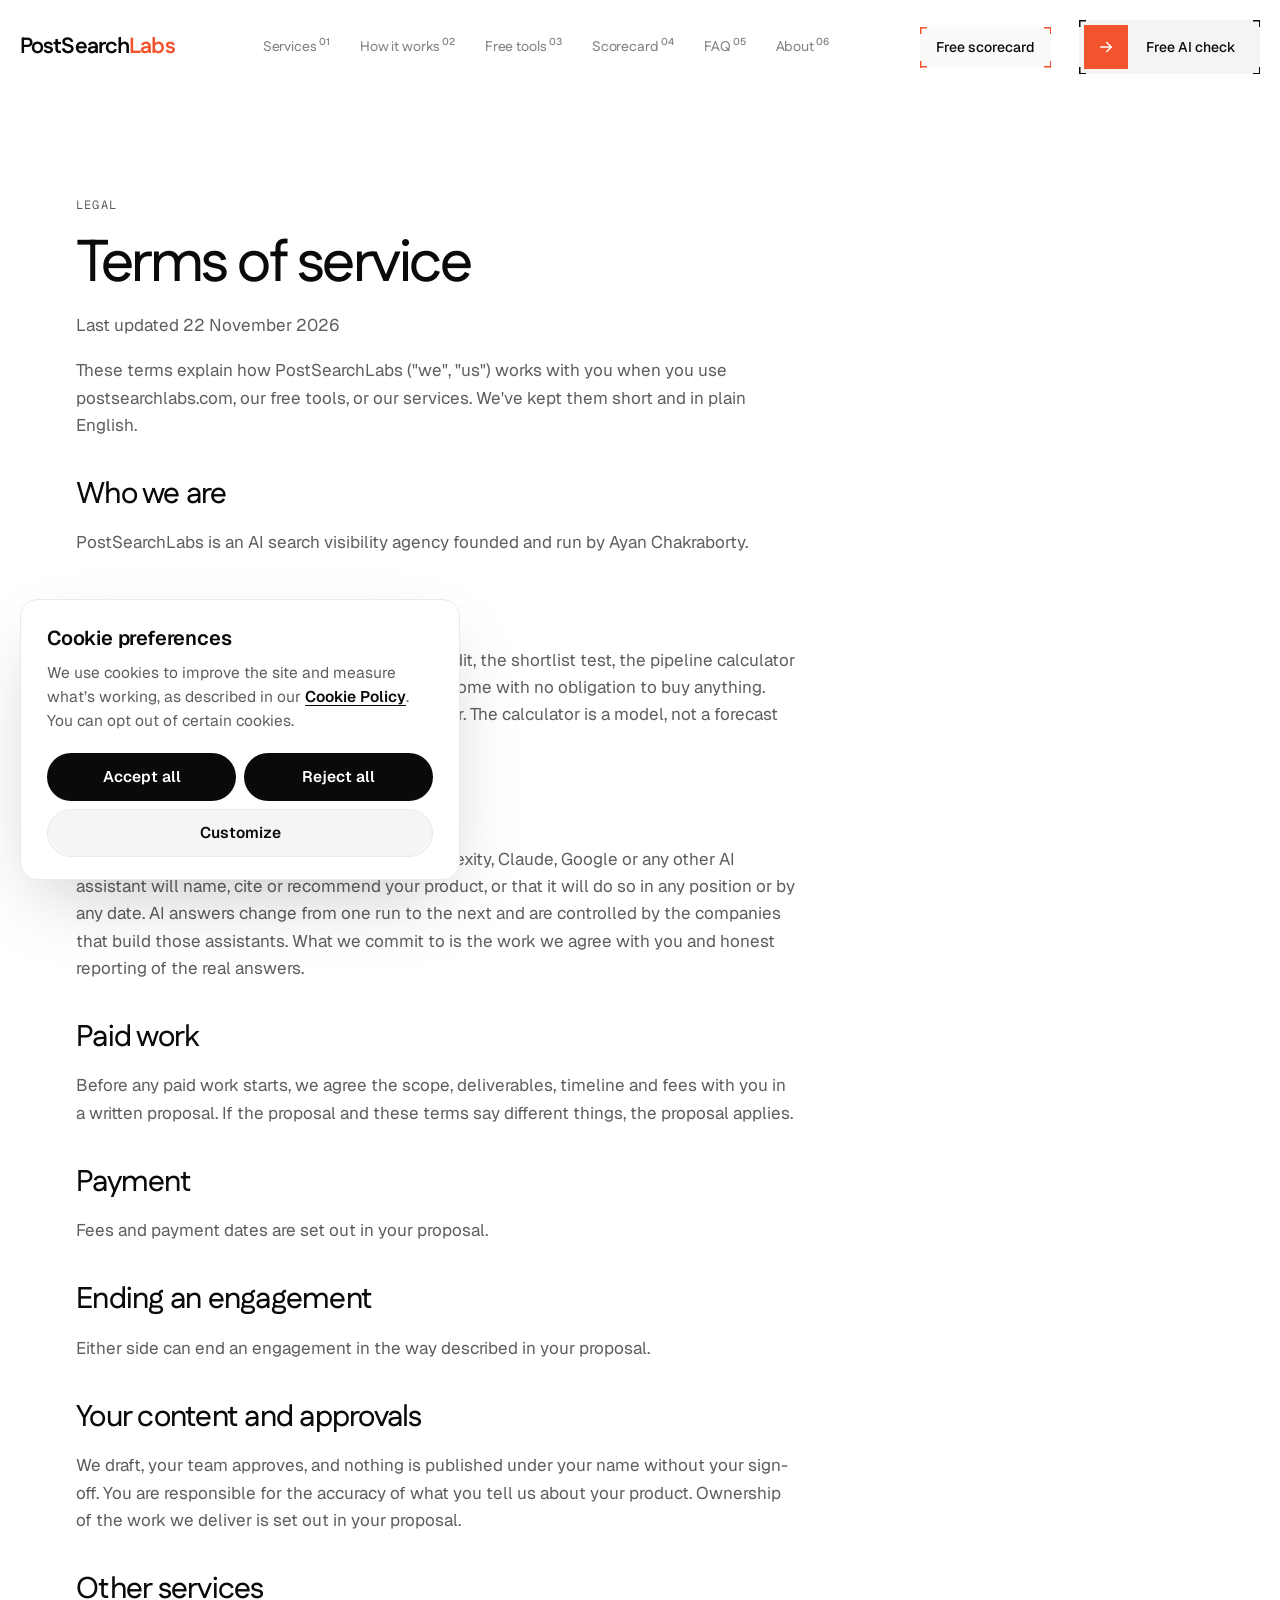
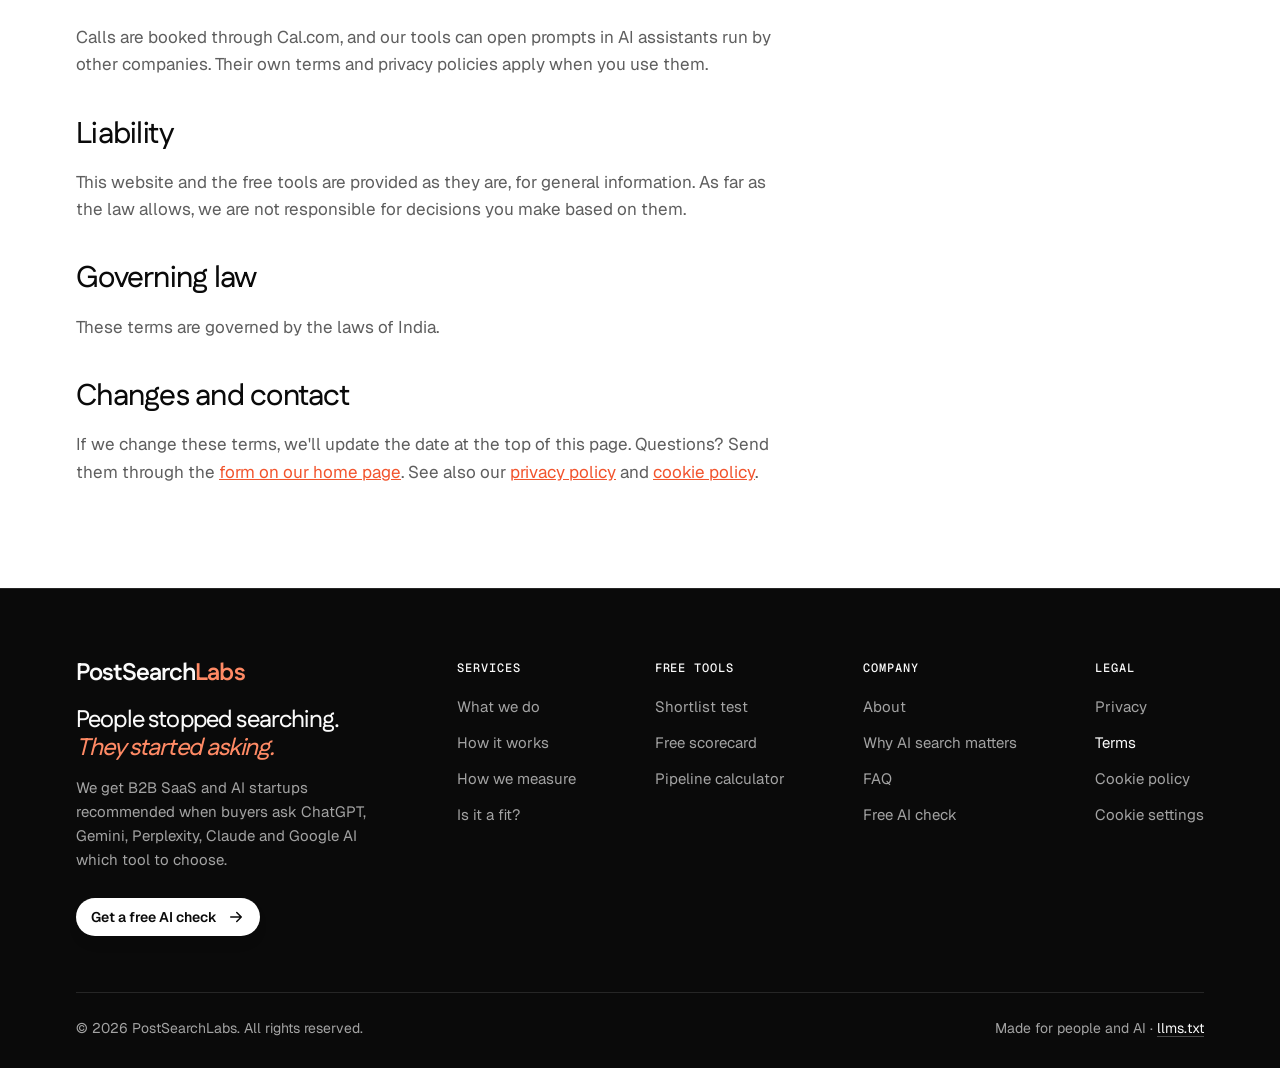
<file: terms.html>
<!doctype html>
<html lang="en">
<head>
<meta charset="utf-8">
<meta name="viewport" content="width=device-width, initial-scale=1, viewport-fit=cover">
<title>Terms of Service · PostSearchLabs</title>
<meta name="description" content="The terms for using postsearchlabs.com, our free tools and our services: a no-obligation free audit, no guaranteed AI placement, and how paid work is agreed.">
<link rel="canonical" href="https://postsearchlabs.com/terms">
<meta name="theme-color" content="#FFFFFF">
<link rel="icon" href="favicon.svg?v=3" type="image/svg+xml">
<link rel="icon" href="favicon-32.png?v=3" sizes="32x32" type="image/png">
<link rel="icon" href="favicon-192.png?v=3" sizes="192x192" type="image/png">
<link rel="apple-touch-icon" href="apple-touch-icon.png?v=3">
<link rel="preconnect" href="https://fonts.googleapis.com">
<link rel="preconnect" href="https://fonts.gstatic.com" crossorigin>
<link rel="preload" as="style" href="https://fonts.googleapis.com/css2?family=Fustat:wght@500;600;700&amp;family=Geist:wght@400;500;600&amp;family=Geist+Mono:wght@400;500&amp;display=swap" onload="this.onload=null;this.rel='stylesheet'">
<noscript><link rel="stylesheet" href="https://fonts.googleapis.com/css2?family=Fustat:wght@500;600;700&amp;family=Geist:wght@400;500;600&amp;family=Geist+Mono:wght@400;500&amp;display=swap"></noscript>
<script src="theme.js?v=3"></script>
<link rel="stylesheet" href="styles.css?v=20261122h">
<link rel="stylesheet" href="goji.css?v=8">
<script src="consent.js?v=2"></script>
</head>
<body>

<header class="gh">
  <div class="gh__in">
    <a class="brand" href="/" aria-label="PostSearchLabs home">
      <span class="brand__name">PostSearch<span>Labs</span></span>
    </a>
    <nav class="gh__links" aria-label="Main">
      <a href="/services" aria-label="Services"><span class="roll"><span data-t="Services">Services</span></span><sup>01</sup></a>
      <a href="/services#how" aria-label="How it works"><span class="roll"><span data-t="How it works">How it works</span></span><sup>02</sup></a>
      <a href="/tools" aria-label="Free tools"><span class="roll"><span data-t="Free tools">Free tools</span></span><sup>03</sup></a>
      <a href="/scorecard" aria-label="Scorecard"><span class="roll"><span data-t="Scorecard">Scorecard</span></span><sup>04</sup></a>
      <a href="/faq" aria-label="FAQ"><span class="roll"><span data-t="FAQ">FAQ</span></span><sup>05</sup></a>
      <a href="/about" aria-label="About"><span class="roll"><span data-t="About">About</span></span><sup>06</sup></a>
    </nav>
    <div class="gh__cta">
      <a class="hb hb--ghost" href="/scorecard">Free scorecard</a>
      <a class="hb hb--primary" href="/#audit"><span class="hb__icon"><svg viewBox="0 0 24 24" fill="none" stroke="currentColor" stroke-width="2" stroke-linecap="round" stroke-linejoin="round" aria-hidden="true"><path d="M5 12h14"></path><path d="M13 6l6 6-6 6"></path></svg></span>Free AI check</a>
    </div>
    <button class="gh__toggle" type="button" aria-expanded="false" aria-controls="gh-panel" aria-label="Open menu">
      <svg viewBox="0 0 24 24" fill="none" stroke="currentColor" stroke-width="1.8" stroke-linecap="round" aria-hidden="true"><path d="M12 4v16M4 12h16"></path></svg>
    </button>
  </div>
  <div class="gh__panel" id="gh-panel">
    <nav class="gh__menu" aria-label="Mobile">
        <a href="/services">Services<sup>01</sup></a>
        <a href="/services#how">How it works<sup>02</sup></a>
        <a href="/tools">Free tools<sup>03</sup></a>
        <a href="/scorecard">Scorecard<sup>04</sup></a>
        <a href="/faq">FAQ<sup>05</sup></a>
        <a href="/about">About<sup>06</sup></a>
    </nav>
    <div class="gh__panel-cta">
      <a class="hb hb--ghost" href="/scorecard">Free scorecard</a>
      <a class="hb hb--primary" href="/#audit"><span class="hb__icon"><svg viewBox="0 0 24 24" fill="none" stroke="currentColor" stroke-width="2" stroke-linecap="round" stroke-linejoin="round" aria-hidden="true"><path d="M5 12h14"></path><path d="M13 6l6 6-6 6"></path></svg></span>Free AI check</a>
    </div>
    <button class="gh__theme" type="button" data-theme-toggle hidden><span class="when-light">Night mode</span><span class="when-dark">Day mode</span></button>
  </div>
</header>

<main>
  <section class="section">
    <div class="wrap">
      <article class="prose">
        <p class="kicker">Legal</p>
        <h1>Terms of service</h1>
        <p class="muted">Last updated 22 November 2026</p>
        <!-- TODO(Ayan): have these terms reviewed before you rely on them. Every TODO below marks something only you can decide. -->

        <p>These terms explain how PostSearchLabs ("we", "us") works with you when you use postsearchlabs.com, our free tools, or our services. We've kept them short and in plain English.</p>

        <h2>Who we are</h2>
        <!-- TODO(Ayan): add your registered legal entity name and business address (city, country). Left out on purpose: not invented. -->
        <p>PostSearchLabs is an AI search visibility agency founded and run by Ayan Chakraborty.</p>

        <h2>The free audit and free tools</h2>
        <p>The free AI visibility check and share-of-voice audit, the shortlist test, the pipeline calculator and the AI Shortlist Scorecard cost nothing and come with no obligation to buy anything. The tools are self-checks that run in your browser. The calculator is a model, not a forecast or a promise.</p>

        <h2>No guaranteed AI placement</h2>
        <p>We do not guarantee that ChatGPT, Gemini, Perplexity, Claude, Google or any other AI assistant will name, cite or recommend your product, or that it will do so in any position or by any date. AI answers change from one run to the next and are controlled by the companies that build those assistants. What we commit to is the work we agree with you and honest reporting of the real answers.</p>

        <h2>Paid work</h2>
        <p>Before any paid work starts, we agree the scope, deliverables, timeline and fees with you in a written proposal. If the proposal and these terms say different things, the proposal applies.</p>

        <h2>Payment</h2>
        <!-- TODO(Ayan): add your payment terms: deposit or upfront amount, invoicing schedule, due dates, currency, taxes (e.g. GST) and late payment. -->
        <p>Fees and payment dates are set out in your proposal.</p>

        <h2>Ending an engagement</h2>
        <!-- TODO(Ayan): add your termination terms: notice period, refunds (if any) and what happens to work in progress. -->
        <p>Either side can end an engagement in the way described in your proposal.</p>

        <h2>Your content and approvals</h2>
        <!-- TODO(Ayan): confirm who owns the deliverables and when ownership passes (for example, on full payment). -->
        <p>We draft, your team approves, and nothing is published under your name without your sign-off. You are responsible for the accuracy of what you tell us about your product. Ownership of the work we deliver is set out in your proposal.</p>

        <h2>Other services</h2>
        <p>Calls are booked through Cal.com, and our tools can open prompts in AI assistants run by other companies. Their own terms and privacy policies apply when you use them.</p>

        <h2>Liability</h2>
        <!-- TODO(Ayan): have a lawyer review this section and add a liability cap if you want one. -->
        <p>This website and the free tools are provided as they are, for general information. As far as the law allows, we are not responsible for decisions you make based on them.</p>

        <h2>Governing law</h2>
        <!-- TODO(Ayan): confirm India as the governing law and add the city whose courts have jurisdiction. -->
        <p>These terms are governed by the laws of India.</p>

        <h2>Changes and contact</h2>
        <p>If we change these terms, we'll update the date at the top of this page. Questions? Send them through the <a href="/#audit">form on our home page</a>. See also our <a href="/privacy">privacy policy</a> and <a href="/cookies">cookie policy</a>.</p>
      </article>
    </div>
  </section>
</main>

<footer class="site-footer">
  <div class="wrap">
    <div class="footer__top">
      <div class="footer__brand">
        <a class="brand" href="/" aria-label="PostSearchLabs home">
          <span class="brand__name">PostSearch<span>Labs</span></span>
        </a>
        <p class="footer__slogan">People stopped searching. <em>They started asking.</em></p>
        <p class="footer__about">We get B2B SaaS and AI startups recommended when buyers ask ChatGPT, Gemini, Perplexity, Claude and Google AI which tool to choose.</p>
        <a class="btn btn--primary btn--sm footer__cta" href="/#audit">Get a free AI check <svg viewBox="0 0 24 24" fill="none" stroke="currentColor" stroke-width="2" stroke-linecap="round" stroke-linejoin="round" aria-hidden="true"><path d="M5 12h14M13 6l6 6-6 6"></path></svg></a>
      </div>
      <nav class="footer__cols" aria-label="Footer">
        <div class="footer__col">
          <h2 class="footer__h">Services</h2>
          <ul>
            <li><a href="/services">What we do</a></li>
            <li><a href="/services#how">How it works</a></li>
            <li><a href="/services#proof">How we measure</a></li>
            <li><a href="/services#fit">Is it a fit?</a></li>
          </ul>
        </div>
        <div class="footer__col">
          <h2 class="footer__h">Free tools</h2>
          <ul>
            <li><a href="/tools#test">Shortlist test</a></li>
            <li><a href="/scorecard">Free scorecard</a></li>
            <li><a href="/tools#model">Pipeline calculator</a></li>
          </ul>
        </div>
        <div class="footer__col">
          <h2 class="footer__h">Company</h2>
          <ul>
            <li><a href="/about">About</a></li>
            <li><a href="/why">Why AI search matters</a></li>
            <li><a href="/faq">FAQ</a></li>
            <li><a href="/#audit">Free AI check</a></li>
          </ul>
        </div>
        <div class="footer__col">
          <h2 class="footer__h">Legal</h2>
          <ul>
            <li><a href="/privacy">Privacy</a></li>
            <li><a href="/terms" aria-current="page">Terms</a></li>
            <li><a href="/cookies">Cookie policy</a></li>
            <li><a href="/cookies" data-cookie-settings>Cookie settings</a></li>
          </ul>
        </div>
      </nav>
    </div>
    <div class="footer__bottom">
      <span>© 2026 PostSearchLabs. All rights reserved.</span>
      <span class="footer__meta">Made for people and AI · <a href="llms.txt">llms.txt</a></span>
    </div>
  </div>
</footer>

<script src="site.js" defer></script>
<script src="motion.js?v=3" defer></script>
</body>
</html>
</file>
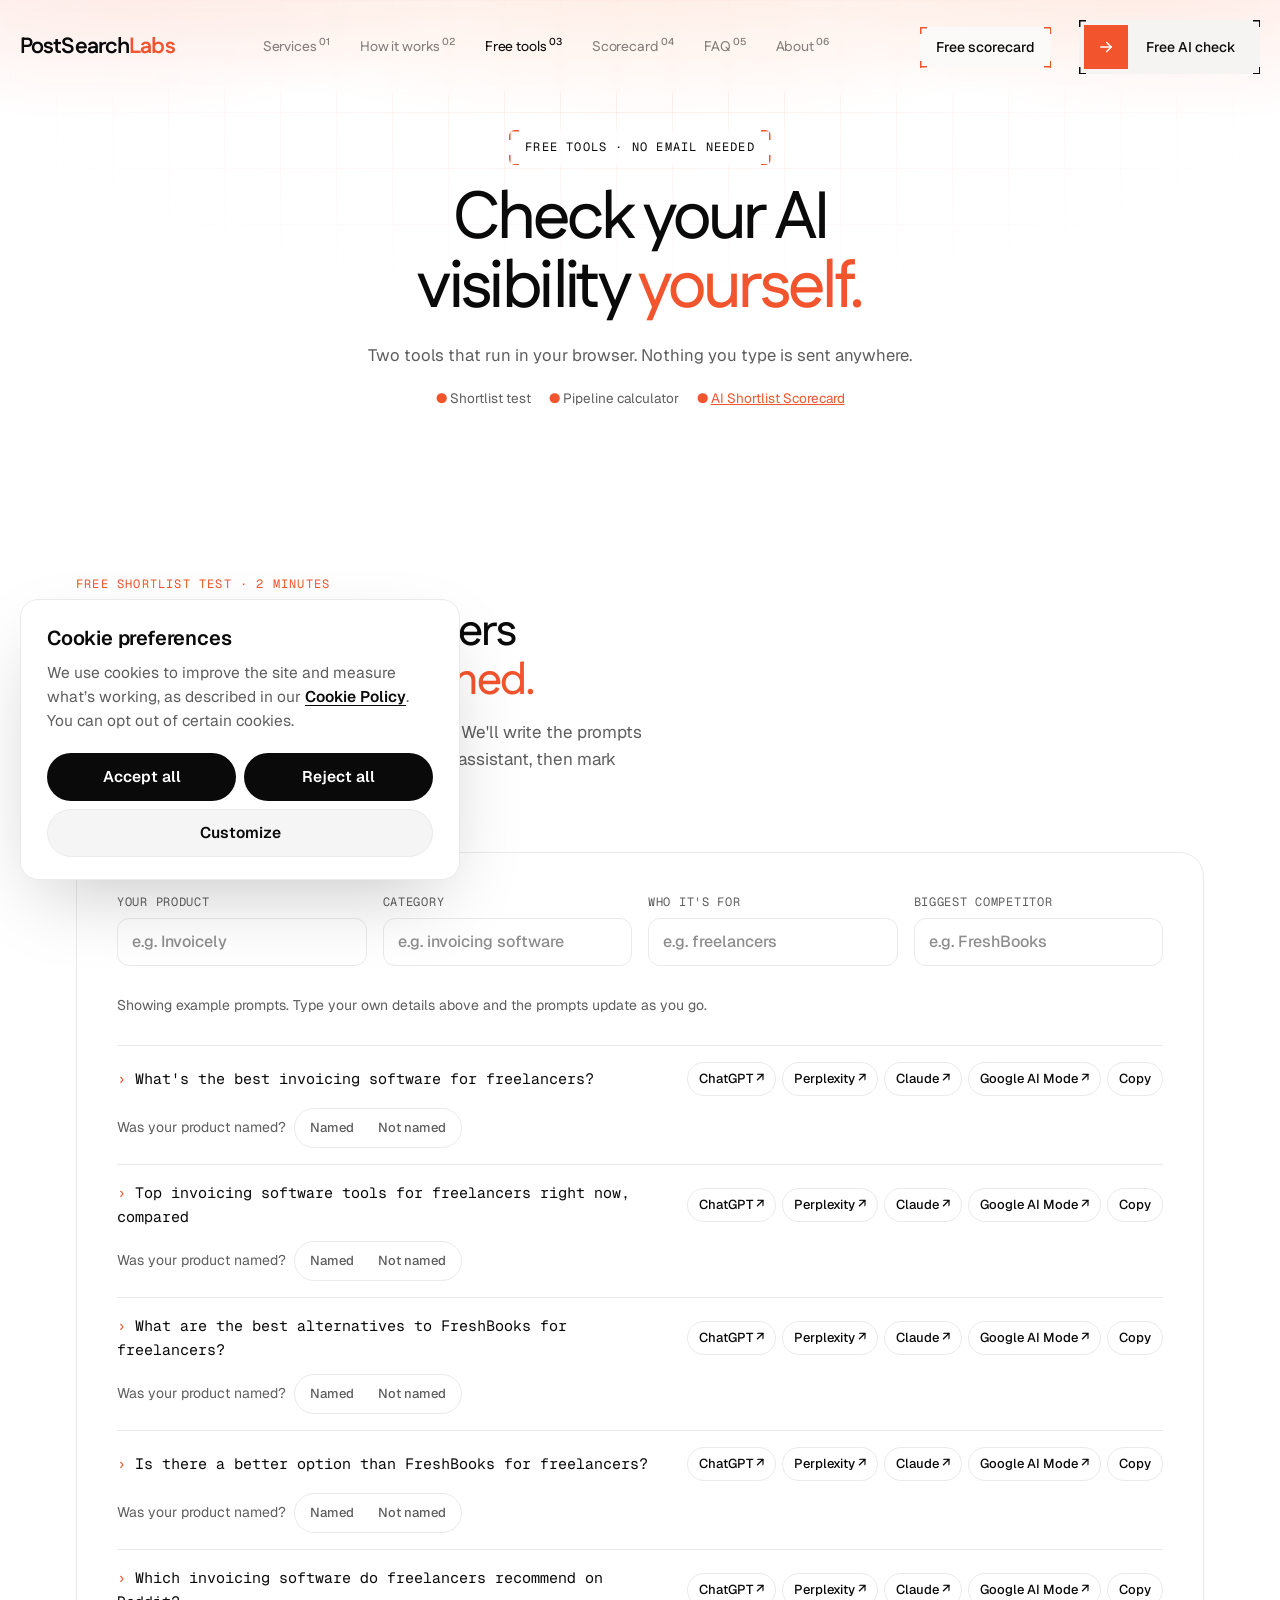
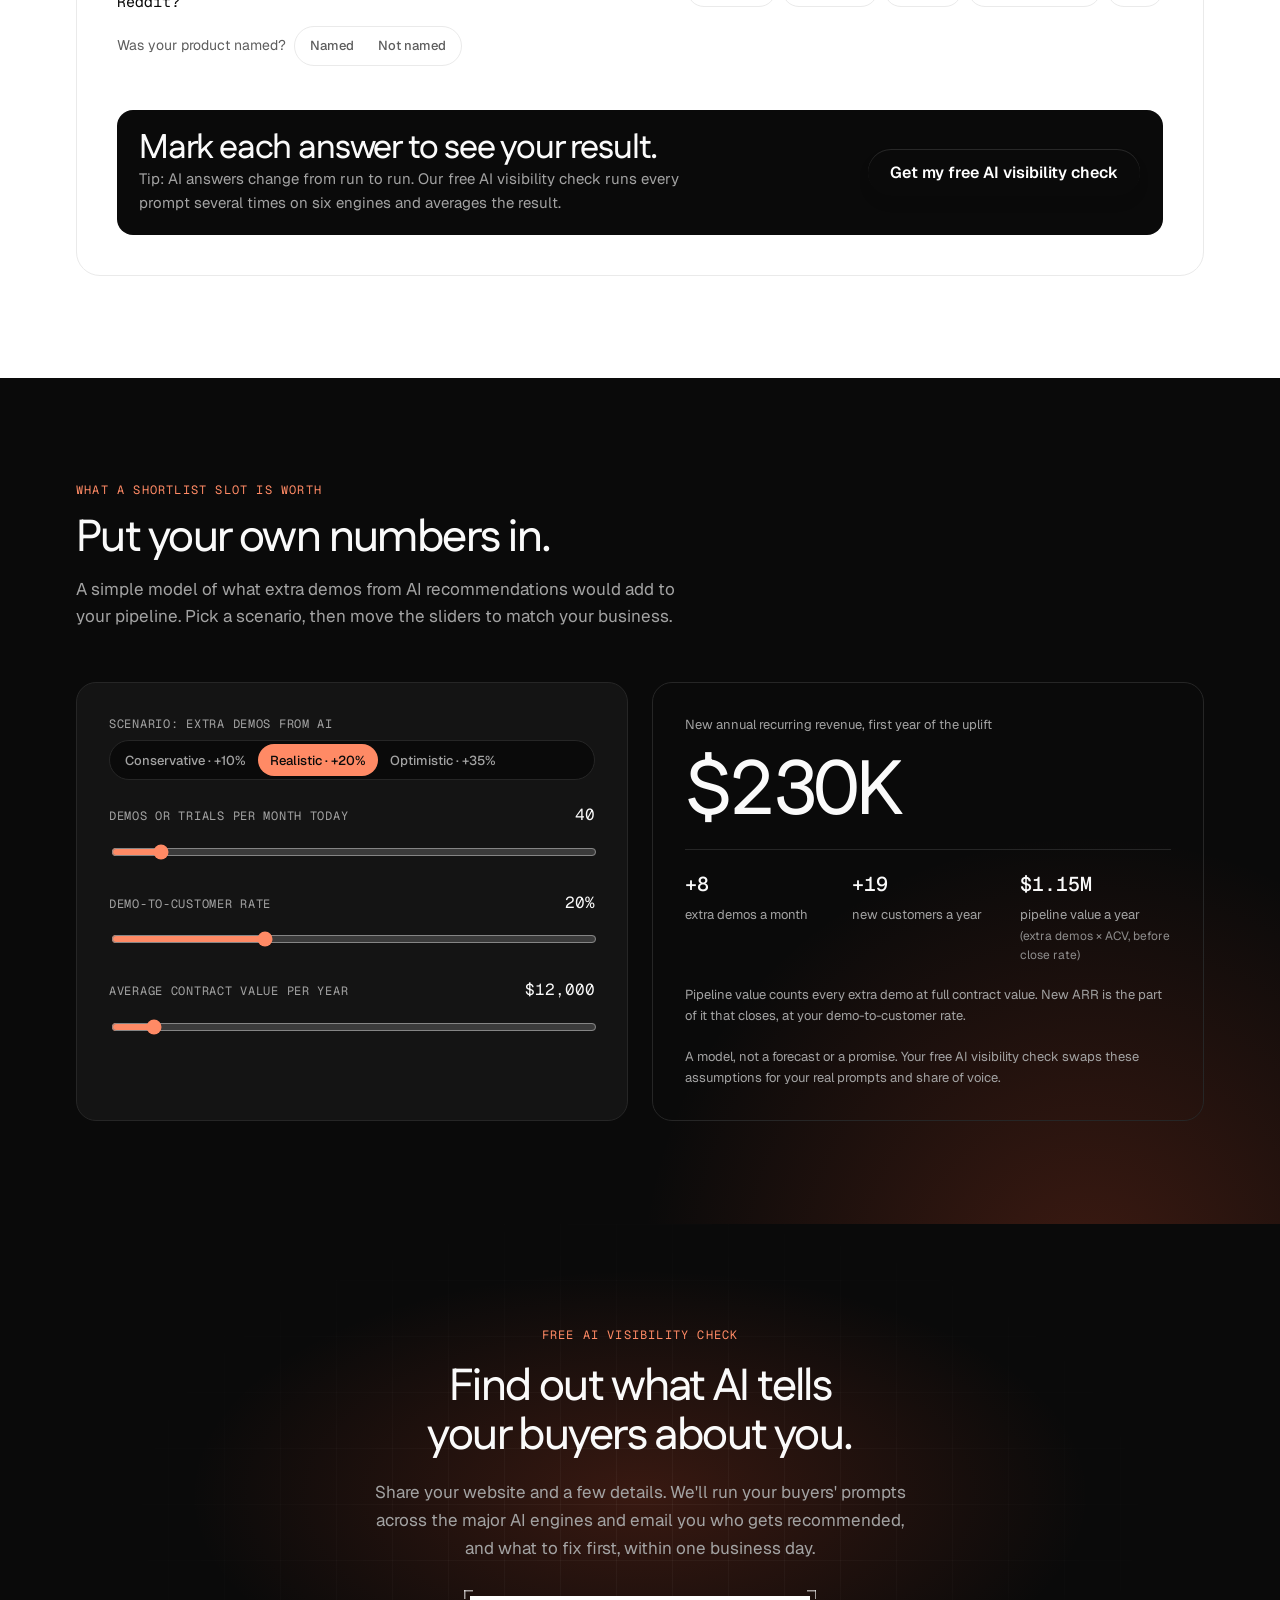
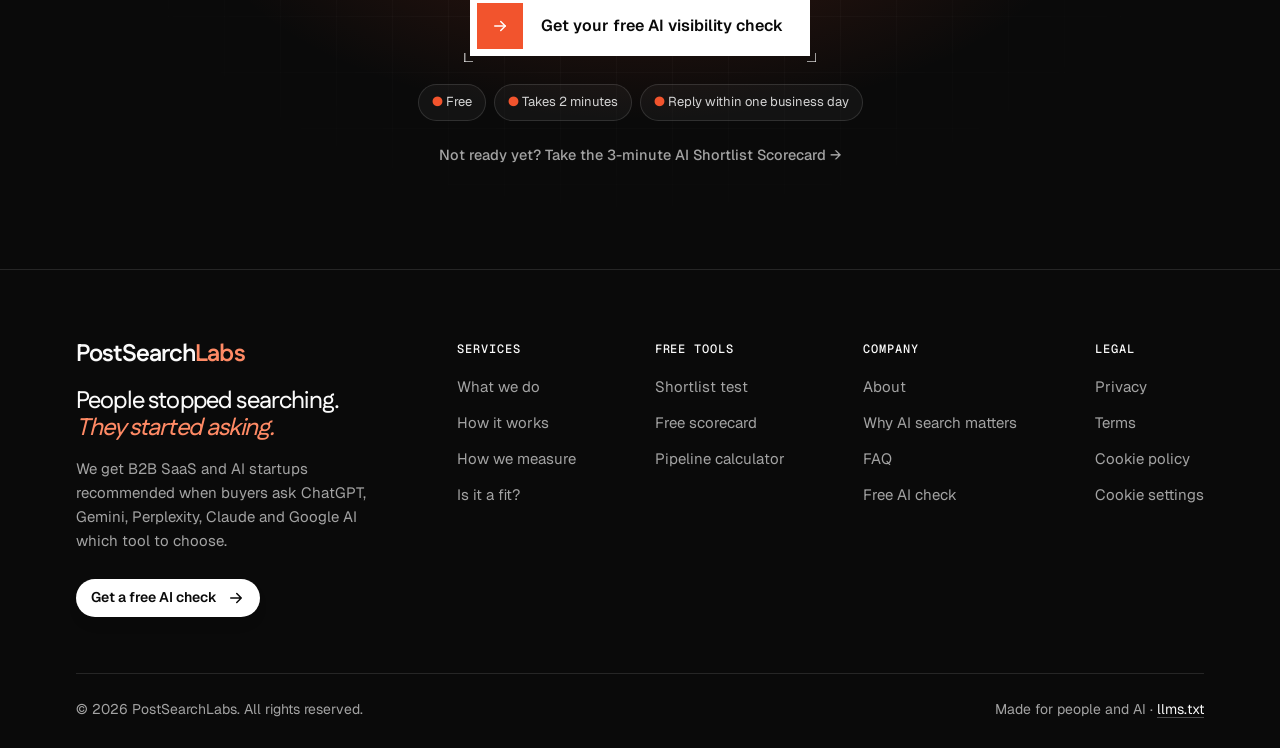
<file: tools.html>
<!doctype html>
<html lang="en">
<head>
<meta charset="utf-8">
<meta name="viewport" content="width=device-width, initial-scale=1, viewport-fit=cover">
<title>Free AI visibility tools: shortlist test and pipeline calculator · PostSearchLabs</title>
<meta name="description" content="Two free tools that run in your browser: write your buyers' prompts and see if AI names you, and model what a shortlist slot is worth.">
<link rel="canonical" href="https://postsearchlabs.com/tools">
<meta name="theme-color" content="#FFFFFF">
<link rel="icon" href="favicon.svg?v=3" type="image/svg+xml">
<link rel="icon" href="favicon-32.png?v=3" sizes="32x32" type="image/png">
<link rel="icon" href="favicon-192.png?v=3" sizes="192x192" type="image/png">
<link rel="apple-touch-icon" href="apple-touch-icon.png?v=3">
<link rel="preconnect" href="https://fonts.googleapis.com">
<link rel="preconnect" href="https://fonts.gstatic.com" crossorigin>
<link rel="preload" as="style" href="https://fonts.googleapis.com/css2?family=Fustat:wght@500;600;700&amp;family=Geist:wght@400;500;600&amp;family=Geist+Mono:wght@400;500&amp;display=swap" onload="this.onload=null;this.rel='stylesheet'">
<noscript><link rel="stylesheet" href="https://fonts.googleapis.com/css2?family=Fustat:wght@500;600;700&amp;family=Geist:wght@400;500;600&amp;family=Geist+Mono:wght@400;500&amp;display=swap"></noscript>
<script src="theme.js?v=3"></script>
<link rel="stylesheet" href="styles.css?v=20261122h">
<link rel="stylesheet" href="goji.css?v=8">
<script src="consent.js?v=2"></script>
</head>
<body>

<header class="gh">
  <div class="gh__in">
    <a class="brand" href="/" aria-label="PostSearchLabs home">
      <span class="brand__name">PostSearch<span>Labs</span></span>
    </a>
    <nav class="gh__links" aria-label="Main">
      <a href="/services" aria-label="Services"><span class="roll"><span data-t="Services">Services</span></span><sup>01</sup></a>
      <a href="/services#how" aria-label="How it works"><span class="roll"><span data-t="How it works">How it works</span></span><sup>02</sup></a>
      <a href="/tools" aria-current="page" aria-label="Free tools"><span class="roll"><span data-t="Free tools">Free tools</span></span><sup>03</sup></a>
      <a href="/scorecard" aria-label="Scorecard"><span class="roll"><span data-t="Scorecard">Scorecard</span></span><sup>04</sup></a>
      <a href="/faq" aria-label="FAQ"><span class="roll"><span data-t="FAQ">FAQ</span></span><sup>05</sup></a>
      <a href="/about" aria-label="About"><span class="roll"><span data-t="About">About</span></span><sup>06</sup></a>
    </nav>
    <div class="gh__cta">
      <a class="hb hb--ghost" href="/scorecard">Free scorecard</a>
      <a class="hb hb--primary" href="/#audit"><span class="hb__icon"><svg viewBox="0 0 24 24" fill="none" stroke="currentColor" stroke-width="2" stroke-linecap="round" stroke-linejoin="round" aria-hidden="true"><path d="M5 12h14"></path><path d="M13 6l6 6-6 6"></path></svg></span>Free AI check</a>
    </div>
    <button class="gh__toggle" type="button" aria-expanded="false" aria-controls="gh-panel" aria-label="Open menu">
      <svg viewBox="0 0 24 24" fill="none" stroke="currentColor" stroke-width="1.8" stroke-linecap="round" aria-hidden="true"><path d="M12 4v16M4 12h16"></path></svg>
    </button>
  </div>
  <div class="gh__panel" id="gh-panel">
    <nav class="gh__menu" aria-label="Mobile">
        <a href="/services">Services<sup>01</sup></a>
        <a href="/services#how">How it works<sup>02</sup></a>
        <a href="/tools" aria-current="page">Free tools<sup>03</sup></a>
        <a href="/scorecard">Scorecard<sup>04</sup></a>
        <a href="/faq">FAQ<sup>05</sup></a>
        <a href="/about">About<sup>06</sup></a>
    </nav>
    <div class="gh__panel-cta">
      <a class="hb hb--ghost" href="/scorecard">Free scorecard</a>
      <a class="hb hb--primary" href="/#audit"><span class="hb__icon"><svg viewBox="0 0 24 24" fill="none" stroke="currentColor" stroke-width="2" stroke-linecap="round" stroke-linejoin="round" aria-hidden="true"><path d="M5 12h14"></path><path d="M13 6l6 6-6 6"></path></svg></span>Free AI check</a>
    </div>
    <button class="gh__theme" type="button" data-theme-toggle hidden><span class="when-light">Night mode</span><span class="when-dark">Day mode</span></button>
  </div>
</header>

<main>

  <section class="hero">
    <div class="wrap">
      <div class="hero__top">
        <p class="eyebrow">Free tools · No email needed</p>
        <h1>Check your AI visibility <span class="hl">yourself.</span></h1>
        <p class="lede">Two tools that run in your browser. Nothing you type is sent anywhere.</p>
        <p class="book__meta"><span>Shortlist test</span> <span>Pipeline calculator</span> <span><a href="/scorecard">AI Shortlist Scorecard</a></span></p>
      </div>
    </div>
  </section>

  <section class="section section--line" id="test">
    <div class="wrap">
      <div class="section__head">
        <p class="kicker">Free shortlist test · 2 minutes</p>
        <h2>Ask AI what your buyers ask. <em>See if you're named.</em></h2>
        <p class="lede">Fill in your category and your biggest competitor. We'll write the prompts your buyers actually use. Open each one in an AI assistant, then mark whether your product was named.</p>
      </div>
      <div class="tester" data-tester>
        <form class="tester__form" data-tester-form autocomplete="off">
          <div class="field">
            <label for="t-product">Your product</label>
            <input id="t-product" name="product" type="text" autocapitalize="words" enterkeyhint="next" placeholder="e.g. Invoicely" maxlength="60">
          </div>
          <div class="field">
            <label for="t-category">Category</label>
            <input id="t-category" name="category" type="text" autocapitalize="off" enterkeyhint="next" placeholder="e.g. invoicing software" maxlength="60">
          </div>
          <div class="field">
            <label for="t-audience">Who it's for</label>
            <input id="t-audience" name="audience" type="text" autocapitalize="off" enterkeyhint="next" placeholder="e.g. freelancers" maxlength="60">
          </div>
          <div class="field">
            <label for="t-competitor">Biggest competitor</label>
            <input id="t-competitor" name="competitor" type="text" autocapitalize="words" enterkeyhint="done" placeholder="e.g. FreshBooks" maxlength="60">
          </div>
        </form>
        <p class="tester__hint" data-tester-hint>Showing example prompts. Type your own details above and the prompts update as you go.</p>
        <ol class="tester__list" data-tester-list></ol>
        <div class="tester__tally">
          <div>
            <strong data-tally-title>Mark each answer to see your result.</strong>
            <p data-tally-text>Tip: open prompts in a private window so your chat history doesn't sway the answer.</p>
          </div>
          <a class="btn btn--primary" data-tally-cta href="/#audit">Get my free AI visibility check</a>
        </div>
      </div>
    </div>
  </section>

  <section class="section band" id="model">
    <div class="wrap">
      <div class="section__head">
        <p class="kicker">What a shortlist slot is worth</p>
        <h2>Put your own numbers in.</h2>
        <p class="lede">A simple model of what extra demos from AI recommendations would add to your pipeline. Pick a scenario, then move the sliders to match your business.</p>
      </div>
      <div class="calc" data-calc>
        <div class="calc__in">
          <div class="field">
            <span class="field__label" id="scen-label">Scenario: extra demos from AI</span>
            <div class="seg" role="group" aria-labelledby="scen-label">
              <button type="button" data-scen="0.1" aria-pressed="false">Conservative · +10%</button>
              <button type="button" data-scen="0.2" aria-pressed="true">Realistic · +20%</button>
              <button type="button" data-scen="0.35" aria-pressed="false">Optimistic · +35%</button>
            </div>
          </div>
          <div class="range field">
            <div class="range__top"><label for="c-demos">Demos or trials per month today</label><output for="c-demos" data-out="demos">40</output></div>
            <input id="c-demos" type="range" min="5" max="400" step="5" value="40" data-in="demos">
          </div>
          <div class="range field">
            <div class="range__top"><label for="c-close">Demo-to-customer rate</label><output for="c-close" data-out="close">20%</output></div>
            <input id="c-close" type="range" min="2" max="60" step="1" value="20" data-in="close">
          </div>
          <div class="range field">
            <div class="range__top"><label for="c-acv">Average contract value per year</label><output for="c-acv" data-out="acv">$12,000</output></div>
            <input id="c-acv" type="range" min="1000" max="150000" step="1000" value="12000" data-in="acv">
          </div>
        </div>
        <div class="calc__out" aria-live="polite">
          <p class="calc__lab">New annual recurring revenue, first year of the uplift</p>
          <p class="calc__big" data-res="arr">$230K</p>
          <div class="calc__row">
            <div><strong data-res="demos">+8</strong><span>extra demos a month</span></div>
            <div><strong data-res="cust">+19</strong><span>new customers a year</span></div>
            <div><strong data-res="pipe">$1.15M</strong><span>pipeline value a year <small>(extra demos × ACV, before close rate)</small></span></div>
          </div>
          <p class="calc__fine">Pipeline value counts every extra demo at full contract value. New ARR is the part of it that closes, at your demo-to-customer rate.</p>
          <p class="calc__fine">A model, not a forecast or a promise. Your free AI visibility check swaps these assumptions for your real prompts and share of voice.</p>
        </div>
      </div>
    </div>
  </section>

  <section class="section band">
    <div class="wrap">
      <div class="final">
        <p class="kicker">Free AI visibility check</p>
        <h2>Find out what AI tells your buyers about you.</h2>
        <p class="lede">Share your website and a few details. We'll run your buyers' prompts across the major AI engines and email you who gets recommended, and what to fix first, within one business day.</p>
        <a class="btn btn--primary btn--lg" href="/#audit">
          Get your free AI visibility check
          <svg viewBox="0 0 24 24" fill="none" stroke="currentColor" stroke-width="2" stroke-linecap="round" stroke-linejoin="round" aria-hidden="true"><path d="M5 12h14"></path><path d="M13 6l6 6-6 6"></path></svg>
        </a>
        <p class="book__meta"><span>Free</span> <span>Takes 2 minutes</span> <span>Reply within one business day</span></p>
        <a class="final__alt" href="/scorecard">Not ready yet? Take the 3-minute AI Shortlist Scorecard →</a>
      </div>
    </div>
  </section>

</main>

<footer class="site-footer">
  <div class="wrap">
    <div class="footer__top">
      <div class="footer__brand">
        <a class="brand" href="/" aria-label="PostSearchLabs home">
          <span class="brand__name">PostSearch<span>Labs</span></span>
        </a>
        <p class="footer__slogan">People stopped searching. <em>They started asking.</em></p>
        <p class="footer__about">We get B2B SaaS and AI startups recommended when buyers ask ChatGPT, Gemini, Perplexity, Claude and Google AI which tool to choose.</p>
        <a class="btn btn--primary btn--sm footer__cta" href="/#audit">Get a free AI check <svg viewBox="0 0 24 24" fill="none" stroke="currentColor" stroke-width="2" stroke-linecap="round" stroke-linejoin="round" aria-hidden="true"><path d="M5 12h14M13 6l6 6-6 6"></path></svg></a>
      </div>
      <nav class="footer__cols" aria-label="Footer">
        <div class="footer__col">
          <h2 class="footer__h">Services</h2>
          <ul>
            <li><a href="/services">What we do</a></li>
            <li><a href="/services#how">How it works</a></li>
            <li><a href="/services#proof">How we measure</a></li>
            <li><a href="/services#fit">Is it a fit?</a></li>
          </ul>
        </div>
        <div class="footer__col">
          <h2 class="footer__h">Free tools</h2>
          <ul>
            <li><a href="/tools#test">Shortlist test</a></li>
            <li><a href="/scorecard">Free scorecard</a></li>
            <li><a href="/tools#model">Pipeline calculator</a></li>
          </ul>
        </div>
        <div class="footer__col">
          <h2 class="footer__h">Company</h2>
          <ul>
            <li><a href="/about">About</a></li>
            <li><a href="/why">Why AI search matters</a></li>
            <li><a href="/faq">FAQ</a></li>
            <li><a href="/#audit">Free AI check</a></li>
          </ul>
        </div>
        <div class="footer__col">
          <h2 class="footer__h">Legal</h2>
          <ul>
            <li><a href="/privacy">Privacy</a></li>
            <li><a href="/terms">Terms</a></li>
            <li><a href="/cookies">Cookie policy</a></li>
            <li><a href="/cookies" data-cookie-settings>Cookie settings</a></li>
          </ul>
        </div>
      </nav>
    </div>
    <div class="footer__bottom">
      <span>© 2026 PostSearchLabs. All rights reserved.</span>
      <span class="footer__meta">Made for people and AI · <a href="llms.txt">llms.txt</a></span>
    </div>
  </div>
</footer>

<script src="tools.js?v=3" defer></script>
<script src="site.js" defer></script>
<script src="motion.js?v=3" defer></script>
</body>
</html>
</file>
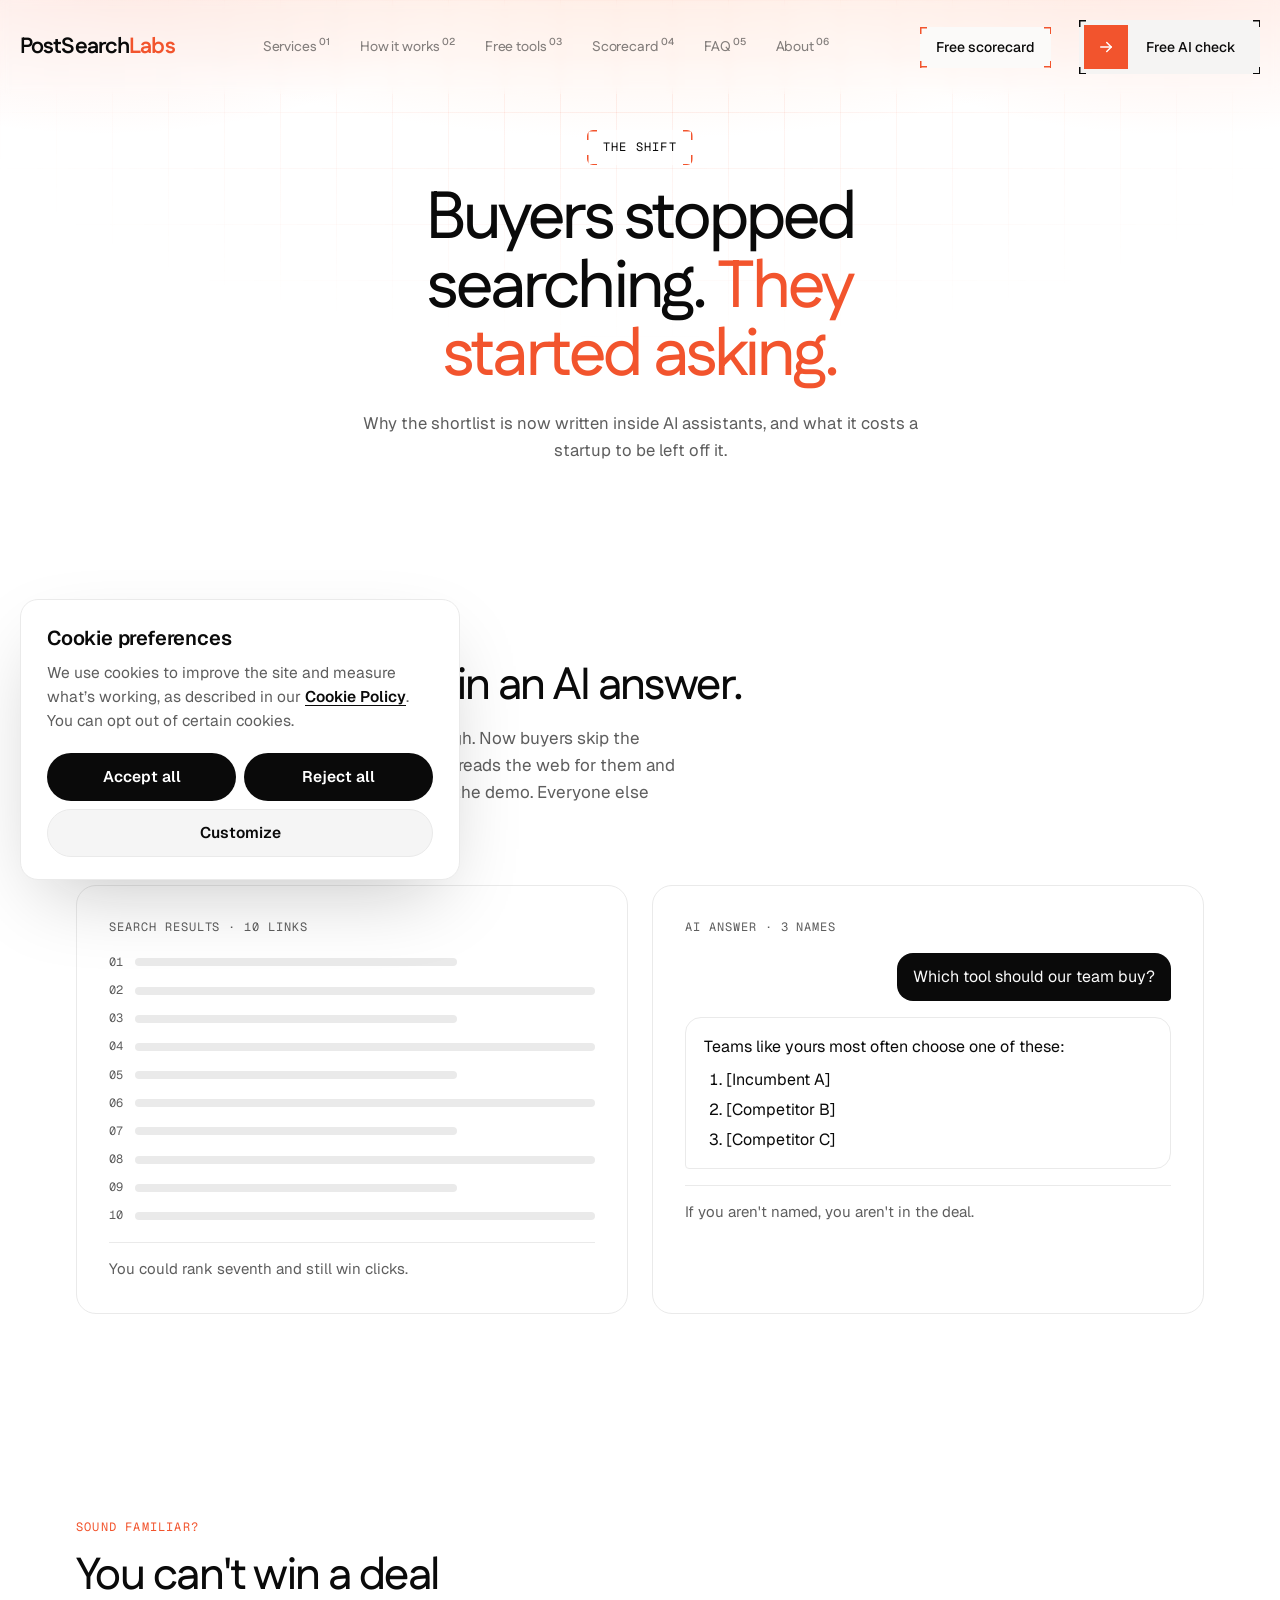
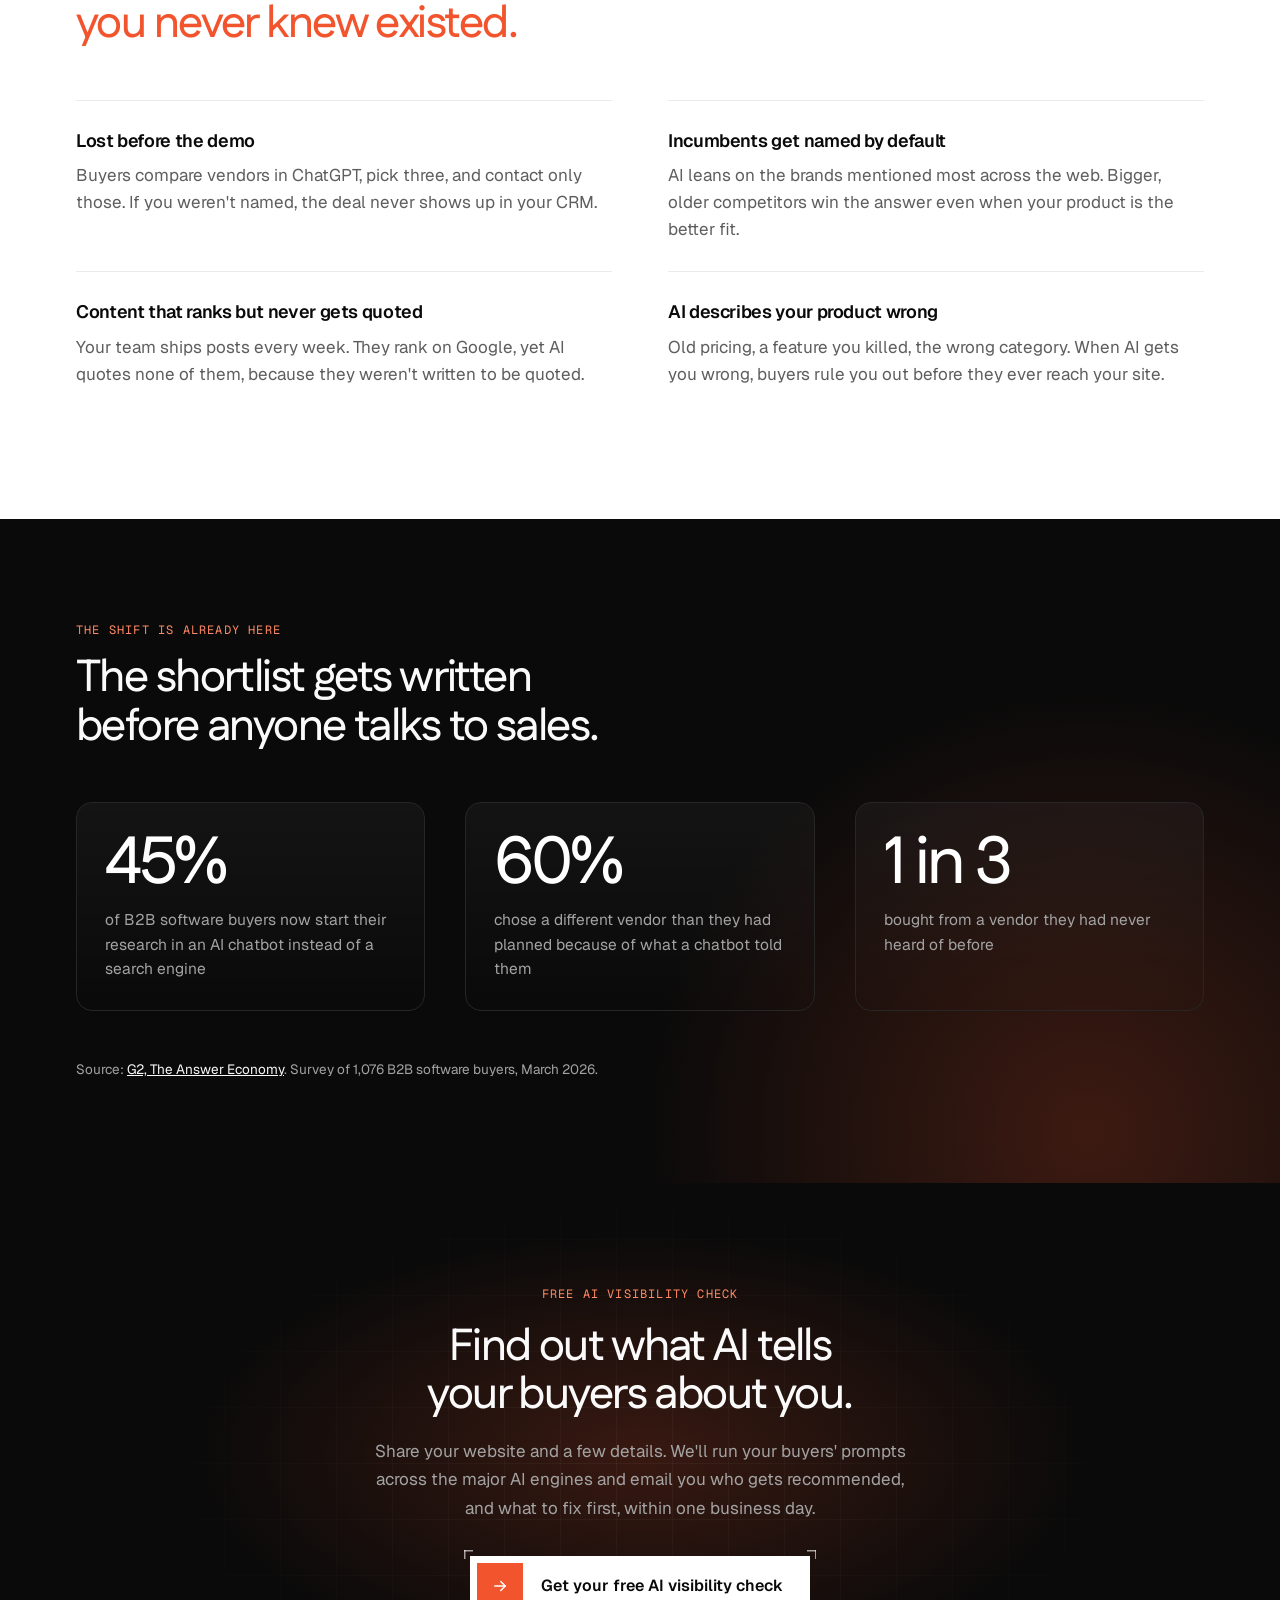
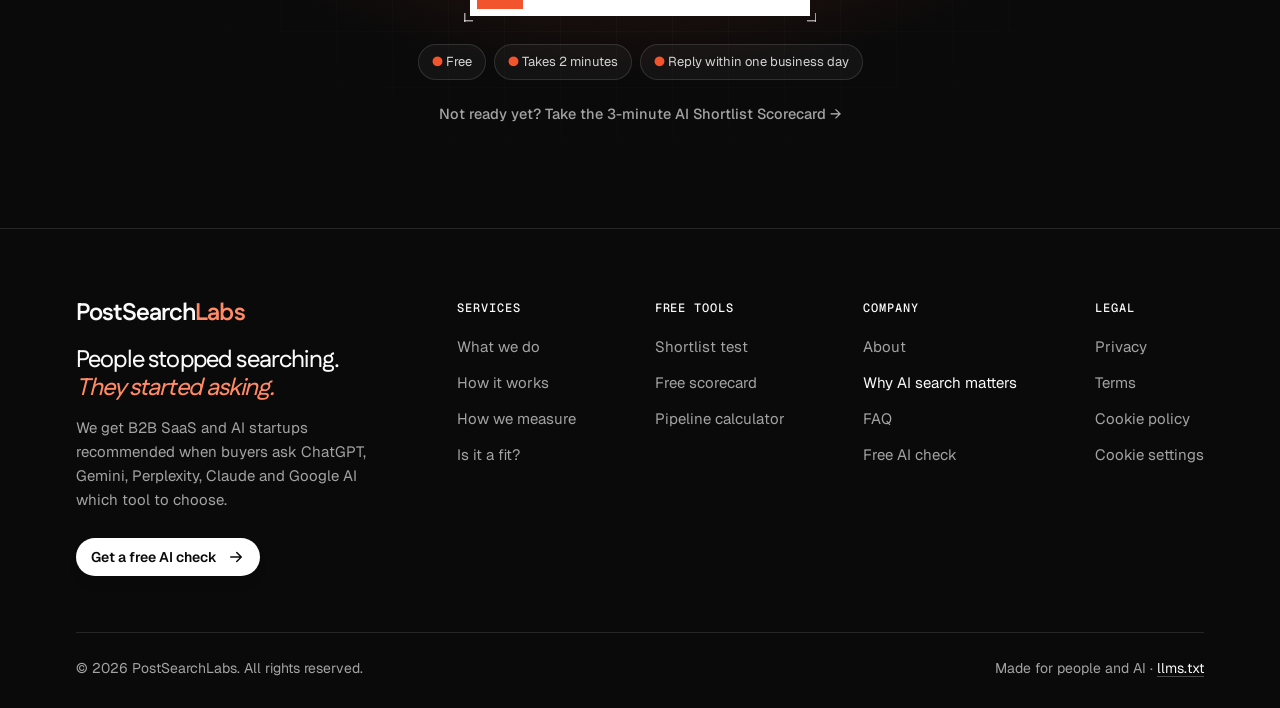
<file: why.html>
<!doctype html>
<html lang="en">
<head>
<meta charset="utf-8">
<meta name="viewport" content="width=device-width, initial-scale=1, viewport-fit=cover">
<title>Why AI search matters for B2B SaaS startups · PostSearchLabs</title>
<meta name="description" content="Software buyers now build their shortlist inside AI assistants. What changed, what it costs a startup to be left out, and the numbers behind it.">
<link rel="canonical" href="https://postsearchlabs.com/why">
<meta name="theme-color" content="#FFFFFF">
<link rel="icon" href="favicon.svg?v=3" type="image/svg+xml">
<link rel="icon" href="favicon-32.png?v=3" sizes="32x32" type="image/png">
<link rel="icon" href="favicon-192.png?v=3" sizes="192x192" type="image/png">
<link rel="apple-touch-icon" href="apple-touch-icon.png?v=3">
<link rel="preconnect" href="https://fonts.googleapis.com">
<link rel="preconnect" href="https://fonts.gstatic.com" crossorigin>
<link rel="preload" as="style" href="https://fonts.googleapis.com/css2?family=Fustat:wght@500;600;700&amp;family=Geist:wght@400;500;600&amp;family=Geist+Mono:wght@400;500&amp;display=swap" onload="this.onload=null;this.rel='stylesheet'">
<noscript><link rel="stylesheet" href="https://fonts.googleapis.com/css2?family=Fustat:wght@500;600;700&amp;family=Geist:wght@400;500;600&amp;family=Geist+Mono:wght@400;500&amp;display=swap"></noscript>
<script src="theme.js?v=3"></script>
<link rel="stylesheet" href="styles.css?v=20261122h">
<link rel="stylesheet" href="goji.css?v=8">
<script src="consent.js?v=2"></script>
</head>
<body>

<header class="gh">
  <div class="gh__in">
    <a class="brand" href="/" aria-label="PostSearchLabs home">
      <span class="brand__name">PostSearch<span>Labs</span></span>
    </a>
    <nav class="gh__links" aria-label="Main">
      <a href="/services" aria-label="Services"><span class="roll"><span data-t="Services">Services</span></span><sup>01</sup></a>
      <a href="/services#how" aria-label="How it works"><span class="roll"><span data-t="How it works">How it works</span></span><sup>02</sup></a>
      <a href="/tools" aria-label="Free tools"><span class="roll"><span data-t="Free tools">Free tools</span></span><sup>03</sup></a>
      <a href="/scorecard" aria-label="Scorecard"><span class="roll"><span data-t="Scorecard">Scorecard</span></span><sup>04</sup></a>
      <a href="/faq" aria-label="FAQ"><span class="roll"><span data-t="FAQ">FAQ</span></span><sup>05</sup></a>
      <a href="/about" aria-label="About"><span class="roll"><span data-t="About">About</span></span><sup>06</sup></a>
    </nav>
    <div class="gh__cta">
      <a class="hb hb--ghost" href="/scorecard">Free scorecard</a>
      <a class="hb hb--primary" href="/#audit"><span class="hb__icon"><svg viewBox="0 0 24 24" fill="none" stroke="currentColor" stroke-width="2" stroke-linecap="round" stroke-linejoin="round" aria-hidden="true"><path d="M5 12h14"></path><path d="M13 6l6 6-6 6"></path></svg></span>Free AI check</a>
    </div>
    <button class="gh__toggle" type="button" aria-expanded="false" aria-controls="gh-panel" aria-label="Open menu">
      <svg viewBox="0 0 24 24" fill="none" stroke="currentColor" stroke-width="1.8" stroke-linecap="round" aria-hidden="true"><path d="M12 4v16M4 12h16"></path></svg>
    </button>
  </div>
  <div class="gh__panel" id="gh-panel">
    <nav class="gh__menu" aria-label="Mobile">
        <a href="/services">Services<sup>01</sup></a>
        <a href="/services#how">How it works<sup>02</sup></a>
        <a href="/tools">Free tools<sup>03</sup></a>
        <a href="/scorecard">Scorecard<sup>04</sup></a>
        <a href="/faq">FAQ<sup>05</sup></a>
        <a href="/about">About<sup>06</sup></a>
    </nav>
    <div class="gh__panel-cta">
      <a class="hb hb--ghost" href="/scorecard">Free scorecard</a>
      <a class="hb hb--primary" href="/#audit"><span class="hb__icon"><svg viewBox="0 0 24 24" fill="none" stroke="currentColor" stroke-width="2" stroke-linecap="round" stroke-linejoin="round" aria-hidden="true"><path d="M5 12h14"></path><path d="M13 6l6 6-6 6"></path></svg></span>Free AI check</a>
    </div>
    <button class="gh__theme" type="button" data-theme-toggle hidden><span class="when-light">Night mode</span><span class="when-dark">Day mode</span></button>
  </div>
</header>

<main>

  <section class="hero">
    <div class="wrap">
      <div class="hero__top">
        <p class="eyebrow">The shift</p>
        <h1>Buyers stopped searching. <span class="hl">They started asking.</span></h1>
        <p class="lede">Why the shortlist is now written inside AI assistants, and what it costs a startup to be left off it.</p>
      </div>
    </div>
  </section>

  <section class="section section--line" id="changed">
    <div class="wrap">
      <div class="section__head">
        <p class="kicker">What changed</p>
        <h2>There's no page two in an AI answer.</h2>
        <p class="lede">For twenty years, ranking on page one was enough. Now buyers skip the links and ask an AI assistant which tool to buy. It reads the web for them and hands back a short list. The tools on that list get the demo. Everyone else never learns they were considered.</p>
      </div>
      <div class="compare">
        <div class="panel">
          <p class="answer__label">Search results · 10 links</p>
          <ol class="links" aria-label="Ten search result links">
            <li>01</li><li>02</li><li>03</li><li>04</li><li>05</li><li>06</li><li>07</li><li>08</li><li>09</li><li>10</li>
          </ol>
          <p class="panel__foot">You could rank seventh and still win clicks.</p>
        </div>
        <div class="panel">
          <p class="answer__label">AI answer · 3 names</p>
          <p class="answer__q">Which tool should our team buy?</p>
          <div class="answer__a">
            <p>Teams like yours most often choose one of these:</p>
            <ol>
              <li>[Incumbent A]</li>
              <li>[Competitor B]</li>
              <li>[Competitor C]</li>
            </ol>
          </div>
          <p class="panel__foot">If you aren't named, you aren't in the deal.</p>
        </div>
      </div>
    </div>
  </section>

  <section class="section section--line" id="cost">
    <div class="wrap">
      <div class="section__head">
        <p class="kicker">Sound familiar?</p>
        <h2>You can't win a deal <em>you never knew existed.</em></h2>
      </div>
      <div class="pains">
        <div class="pain">
          <h3>Lost before the demo</h3>
          <p>Buyers compare vendors in ChatGPT, pick three, and contact only those. If you weren't named, the deal never shows up in your CRM.</p>
        </div>
        <div class="pain">
          <h3>Incumbents get named by default</h3>
          <p>AI leans on the brands mentioned most across the web. Bigger, older competitors win the answer even when your product is the better fit.</p>
        </div>
        <div class="pain">
          <h3>Content that ranks but never gets quoted</h3>
          <p>Your team ships posts every week. They rank on Google, yet AI quotes none of them, because they weren't written to be quoted.</p>
        </div>
        <div class="pain">
          <h3>AI describes your product wrong</h3>
          <p>Old pricing, a feature you killed, the wrong category. When AI gets you wrong, buyers rule you out before they ever reach your site.</p>
        </div>
      </div>
    </div>
  </section>

  <section class="section band" id="numbers">
    <div class="wrap">
      <div class="section__head">
        <p class="kicker">The shift is already here</p>
        <h2>The shortlist gets written before anyone talks to sales.</h2>
      </div>
      <div class="stats">
        <div>
          <p class="stat__num">51%</p>
          <p class="stat__label">of B2B software buyers now start their research in an AI chatbot instead of a search engine</p>
        </div>
        <div>
          <p class="stat__num">69%</p>
          <p class="stat__label">chose a different vendor than they had planned because of what a chatbot told them</p>
        </div>
        <div>
          <p class="stat__num">1 in 3</p>
          <p class="stat__label">bought from a vendor they had never heard of before</p>
        </div>
      </div>
      <p class="source">Source: <a href="https://company.g2.com/news/g2-research-the-answer-economy" target="_blank" rel="noopener">G2, The Answer Economy</a>. Survey of 1,076 B2B software buyers, March 2026.</p>
    </div>
  </section>

  <section class="section band">
    <div class="wrap">
      <div class="final">
        <p class="kicker">Free AI visibility check</p>
        <h2>Find out what AI tells your buyers about you.</h2>
        <p class="lede">Share your website and a few details. We'll run your buyers' prompts across the major AI engines and email you who gets recommended, and what to fix first, within one business day.</p>
        <a class="btn btn--primary btn--lg" href="/#audit">
          Get your free AI visibility check
          <svg viewBox="0 0 24 24" fill="none" stroke="currentColor" stroke-width="2" stroke-linecap="round" stroke-linejoin="round" aria-hidden="true"><path d="M5 12h14"></path><path d="M13 6l6 6-6 6"></path></svg>
        </a>
        <p class="book__meta"><span>Free</span> <span>Takes 2 minutes</span> <span>Reply within one business day</span></p>
        <a class="final__alt" href="/scorecard">Not ready yet? Take the 3-minute AI Shortlist Scorecard →</a>
      </div>
    </div>
  </section>

</main>

<footer class="site-footer">
  <div class="wrap">
    <div class="footer__top">
      <div class="footer__brand">
        <a class="brand" href="/" aria-label="PostSearchLabs home">
          <span class="brand__name">PostSearch<span>Labs</span></span>
        </a>
        <p class="footer__slogan">People stopped searching. <em>They started asking.</em></p>
        <p class="footer__about">We get B2B SaaS and AI startups recommended when buyers ask ChatGPT, Gemini, Perplexity, Claude and Google AI which tool to choose.</p>
        <a class="btn btn--primary btn--sm footer__cta" href="/#audit">Get a free AI check <svg viewBox="0 0 24 24" fill="none" stroke="currentColor" stroke-width="2" stroke-linecap="round" stroke-linejoin="round" aria-hidden="true"><path d="M5 12h14M13 6l6 6-6 6"></path></svg></a>
      </div>
      <nav class="footer__cols" aria-label="Footer">
        <div class="footer__col">
          <h2 class="footer__h">Services</h2>
          <ul>
            <li><a href="/services">What we do</a></li>
            <li><a href="/services#how">How it works</a></li>
            <li><a href="/services#proof">How we measure</a></li>
            <li><a href="/services#fit">Is it a fit?</a></li>
          </ul>
        </div>
        <div class="footer__col">
          <h2 class="footer__h">Free tools</h2>
          <ul>
            <li><a href="/tools#test">Shortlist test</a></li>
            <li><a href="/scorecard">Free scorecard</a></li>
            <li><a href="/tools#model">Pipeline calculator</a></li>
          </ul>
        </div>
        <div class="footer__col">
          <h2 class="footer__h">Company</h2>
          <ul>
            <li><a href="/about">About</a></li>
            <li><a href="/why" aria-current="page">Why AI search matters</a></li>
            <li><a href="/faq">FAQ</a></li>
            <li><a href="/#audit">Free AI check</a></li>
          </ul>
        </div>
        <div class="footer__col">
          <h2 class="footer__h">Legal</h2>
          <ul>
            <li><a href="/privacy">Privacy</a></li>
            <li><a href="/terms">Terms</a></li>
            <li><a href="/cookies">Cookie policy</a></li>
            <li><a href="/cookies" data-cookie-settings>Cookie settings</a></li>
          </ul>
        </div>
      </nav>
    </div>
    <div class="footer__bottom">
      <span>© 2026 PostSearchLabs. All rights reserved.</span>
      <span class="footer__meta">Made for people and AI · <a href="llms.txt">llms.txt</a></span>
    </div>
  </div>
</footer>

<script src="site.js" defer></script>
<script src="motion.js?v=3" defer></script>
</body>
</html>
</file>
<file: styles.css>
/* Layout: one editorial column with a video-first hero; paper bands alternate with ink bands.
   Type: Instrument Serif for headlines, Geist for reading, Geist Mono for prompts and labels.
   Signature: a highlighter mark on the words that matter, like a name picked out of an AI answer. */
:root {
  --bg: #F5F6F9;
  --surface: #FFFFFF;
  --ink: #0D1120;
  --muted: #4D5468;
  --line: #DCE0E8;
  --accent: #2B3BE0;
  --brand-text: #005BFF;
  --accent-hover: #1E2AB8;
  --on-accent: #FFFFFF;
  --mark: rgba(255, 225, 90, 1);
  --deep: #0D1120;
  --deep-2: #161B2F;
  --on-deep: #EEF0F6;
  --on-deep-muted: #A9B0C4;
  --deep-line: #2A3047;
  --deep-accent: #9AA4FF;
  --warn-bg: #FDECEA;
  --warn-fg: #8A1C12;
  --shadow: rgba(13, 17, 32, 0.45);
  --display: "Instrument Serif", Georgia, "Times New Roman", serif;
  --body: "Geist", "Helvetica Neue", Arial, sans-serif;
  --mono: "Geist Mono", ui-monospace, SFMono-Regular, Menlo, Consolas, monospace;
  --radius: 14px;
  padding-top: env(safe-area-inset-top, 0px);
  padding-bottom: env(safe-area-inset-bottom, 0px);
}
@media (prefers-color-scheme: dark) {
  :root:not([data-theme="light"]) {
    --bg: #0A0D18;
    --surface: #121729;
    --ink: #EDEFF6;
    --muted: #A6ADC2;
    --line: #262C42;
    --accent: #8C97FF;
    --brand-text: #4D8DFF;
    --accent-hover: #AEB5FF;
    --on-accent: #0A0D18;
    --mark: rgba(233, 203, 63, 0.34);
    --deep: #05070F;
    --deep-2: #0F1428;
    --on-deep: #EDEFF6;
    --on-deep-muted: #A6ADC2;
    --deep-line: #232941;
    --deep-accent: #9AA4FF;
    --warn-bg: #3B1714;
    --warn-fg: #FFB4A8;
    --shadow: rgba(0, 0, 0, 0.7);
    color-scheme: dark;
  }
}
:root[data-theme="dark"] {
  --bg: #0A0D18;
  --surface: #121729;
  --ink: #EDEFF6;
  --muted: #A6ADC2;
  --line: #262C42;
  --accent: #8C97FF;
  --brand-text: #4D8DFF;
  --accent-hover: #AEB5FF;
  --on-accent: #0A0D18;
  --mark: rgba(233, 203, 63, 0.34);
  --deep: #05070F;
  --deep-2: #0F1428;
  --on-deep: #EDEFF6;
  --on-deep-muted: #A6ADC2;
  --deep-line: #232941;
  --deep-accent: #9AA4FF;
  --warn-bg: #3B1714;
  --warn-fg: #FFB4A8;
  --shadow: rgba(0, 0, 0, 0.7);
  color-scheme: dark;
}

*, *::before, *::after { box-sizing: border-box; }
html { -webkit-text-size-adjust: 100%; }
body {
  margin: 0;
  background: var(--bg);
  color: var(--ink);
  font-family: var(--body);
  font-size: 17px;
  line-height: 1.6;
  -webkit-font-smoothing: antialiased;
}
img { max-width: 100%; }
[hidden] { display: none !important; }
a { color: var(--accent); }
a:hover { color: var(--accent-hover); }
:focus-visible { outline: 3px solid var(--accent); outline-offset: 3px; border-radius: 6px; }
p { margin: 0; }

.wrap {
  max-width: 1160px;
  margin-inline: auto;
  padding-left: max(16px, env(safe-area-inset-left, 0px));
  padding-right: max(16px, env(safe-area-inset-right, 0px));
}

/* Type */
h1, h2 {
  font-family: var(--display);
  font-weight: 400;
  letter-spacing: -0.015em;
  text-wrap: balance;
  margin: 0;
}
h1 { font-size: clamp(44px, 6.6vw, 88px); line-height: 1; }
h2 { font-size: clamp(36px, 4.6vw, 60px); line-height: 1.04; }
h1 em, h2 em { font-style: italic; }
h3 { font-family: var(--body); font-size: 20px; line-height: 1.3; font-weight: 600; letter-spacing: -0.01em; margin: 0; text-wrap: balance; }
.lede { font-size: clamp(18px, 1.6vw, 21px); line-height: 1.55; color: var(--muted); max-width: 640px; }
.muted { color: var(--muted); }
.eyebrow, .kicker { font-family: var(--mono); font-size: 13px; letter-spacing: 0.08em; text-transform: uppercase; }
.eyebrow { color: var(--muted); }
.kicker { color: var(--accent); }

.hl {
  background-image: linear-gradient(var(--mark), var(--mark));
  background-repeat: no-repeat;
  background-position: 0 88%;
  background-size: 100% 36%;
  padding-inline: 0.06em;
  animation: hl 1s 0.35s cubic-bezier(0.2, 0.7, 0.2, 1) both;
}
@keyframes hl { from { background-size: 0% 36%; } }

/* Buttons */
.btn {
  display: inline-flex;
  align-items: center;
  justify-content: center;
  gap: 10px;
  min-height: 48px;
  padding: 12px 22px;
  border-radius: 999px;
  border: 1px solid transparent;
  font-family: var(--body);
  font-weight: 600;
  font-size: 16px;
  line-height: 1.2;
  text-decoration: none;
  text-align: center;
  transition: background-color 0.15s, transform 0.15s;
}
.btn--primary { background: var(--accent); color: var(--on-accent); }
.btn--primary:hover { background: var(--accent-hover); color: var(--on-accent); transform: translateY(-1px); }
.btn--lg { min-height: 60px; padding: 16px 30px; font-size: 18px; }
.btn svg { width: 18px; height: 18px; flex: none; }

/* Header */
.site-header { border-bottom: 1px solid var(--line); background: var(--bg); }
.site-header .wrap {
  display: flex;
  flex-wrap: wrap;
  align-items: center;
  justify-content: space-between;
  gap: 12px 24px;
  padding-block: 14px;
}
.brand {
  display: inline-flex;
  align-items: center;
  color: var(--ink);
  text-decoration: none;
  font-family: "Lexend", var(--body);
  font-weight: 700;
  font-size: 24px;
  line-height: 1;
  letter-spacing: -0.04em;
}
.brand:hover { color: var(--ink); }
/* The logo is the wordmark alone: "PostSearch" in ink, "Labs" in blue. The P mark lives on as the favicon. */
.brand__name { white-space: nowrap; }
.brand__name span { color: var(--brand-text); }
.nav { display: flex; flex-wrap: wrap; align-items: center; gap: 8px 22px; font-size: 15px; }
.nav a { color: var(--muted); text-decoration: none; }
.nav a:hover, .nav a[aria-current="page"] { color: var(--ink); }
.nav .btn { min-height: 44px; padding: 10px 18px; font-size: 15px; color: var(--on-accent); }
.nav .btn:hover { color: var(--on-accent); }
.nav .btn { white-space: nowrap; }

/* Hero */
.hero { padding-block: clamp(48px, 7vw, 88px) clamp(64px, 8vw, 104px); }
.hero__top {
  max-width: 920px;
  margin-inline: auto;
  text-align: center;
  display: flex;
  flex-direction: column;
  align-items: center;
  gap: 22px;
}
.hero__video { margin: clamp(36px, 5vw, 56px) auto 0; max-width: 1000px; }

/* Video */
.video {
  position: relative;
  width: 100%;
  max-width: 100%;
  aspect-ratio: 16 / 9;
  border-radius: 20px;
  overflow: hidden;
  background: var(--deep);
  color: var(--on-deep);
  border: 1px solid var(--deep-line);
  box-shadow: 0 40px 90px -50px var(--shadow);
}
.video iframe, .video video { position: absolute; inset: 0; width: 100%; height: 100%; border: 0; background: var(--deep); }
.video__poster {
  position: absolute;
  inset: 0;
  display: grid;
  grid-template-rows: auto 1fr auto;
  gap: 12px;
  padding: clamp(16px, 3vw, 32px);
  background-color: var(--deep);
  background-image:
    linear-gradient(var(--deep-line) 1px, transparent 1px),
    linear-gradient(90deg, var(--deep-line) 1px, transparent 1px);
  background-size: 48px 48px;
  background-position: -1px -1px;
}
.video__prompt { font-family: var(--mono); font-size: clamp(12px, 1.3vw, 15px); color: var(--on-deep-muted); display: flex; flex-direction: column; gap: 6px; max-width: 75%; }
.video__prompt span { background: var(--deep); padding: 2px 6px; align-self: flex-start; border-radius: 4px; }
.video__prompt span:first-child { color: var(--on-deep); }
.video__play {
  place-self: center;
  width: clamp(64px, 9vw, 96px);
  height: clamp(64px, 9vw, 96px);
  border-radius: 50%;
  border: 0;
  background: var(--accent);
  color: var(--on-accent);
  display: grid;
  place-items: center;
  cursor: pointer;
  transition: transform 0.2s;
}
.video__play:hover { transform: scale(1.06); }
.video__play svg { width: 34%; height: 34%; margin-left: 7%; }
.video__meta {
  display: flex;
  flex-wrap: wrap;
  justify-content: space-between;
  align-items: flex-end;
  gap: 6px 16px;
  font-size: 14px;
  color: var(--on-deep-muted);
}
.video__meta > * { background: var(--deep); padding: 4px 8px; border-radius: 6px; }
.video__meta strong { display: block; color: var(--on-deep); font-weight: 600; font-size: 15px; }
.video__note {
  position: absolute;
  left: 50%;
  bottom: 22%;
  transform: translateX(-50%);
  width: max-content;
  max-width: 90%;
  text-align: center;
  background: var(--surface);
  color: var(--ink);
  padding: 10px 16px;
  border-radius: 999px;
  font-size: 14px;
}
@media (max-width: 600px) {
  .video__prompt { display: none; }
  .video__meta { font-size: 12px; }
  .video__meta strong { font-size: 13px; }
  .video__meta > span:last-child { display: none; }
}

/* Booking under the video */
.hero__video > .book:first-child { margin-top: 0; }
.book { margin-top: 28px; display: flex; flex-direction: column; align-items: center; gap: 14px; text-align: center; }
.book__note { font-size: 15px; color: var(--muted); max-width: 540px; }
.book__meta { font-family: var(--mono); font-size: 13px; color: var(--muted); display: flex; flex-wrap: wrap; justify-content: center; gap: 6px 18px; }
.book__meta span::before { content: "● "; color: var(--accent); }

/* Signal map (home). Stacked by default; atlas.js adds .atlas--live for the pinned scroll version. */
.atlas { position: relative; background: #05070F; color: #EEF0F6; --atlas-mark: rgba(233, 203, 63, 0.42); }
.atlas__stage { position: relative; overflow: hidden; }
.atlas__canvas { position: absolute; inset: 0; width: 100%; height: 100%; opacity: 0.26; }
.atlas__copy {
  position: relative;
  display: flex;
  flex-direction: column;
  align-items: center;
  gap: 72px;
  padding: clamp(72px, 9vw, 128px) max(16px, env(safe-area-inset-left, 0px)) 40px;
}
.atlas__line { display: flex; flex-direction: column; align-items: center; gap: 18px; text-align: center; max-width: 900px; }
.atlas .kicker { color: #9AA4FF; }
.atlas h2, .atlas__say { font-family: var(--display); font-size: clamp(38px, 5.2vw, 72px); line-height: 1.04; letter-spacing: -0.015em; text-wrap: balance; }
.atlas .lede { color: #B6BCD0; }
.atlas__mark {
  background-image: linear-gradient(var(--atlas-mark), var(--atlas-mark));
  background-repeat: no-repeat;
  background-position: 0 88%;
  background-size: 100% 36%;
  padding-inline: 0.06em;
}
.atlas__card {
  width: min(100%, 440px);
  margin-top: 6px;
  padding: 18px 20px;
  background: rgba(18, 23, 41, 0.92);
  border: 1px solid #2A3047;
  border-radius: 18px;
  text-align: left;
  box-shadow: 0 30px 80px -30px rgba(72, 88, 255, 0.55);
}
.atlas__engines { display: flex; flex-wrap: wrap; gap: 4px 14px; font-family: var(--mono); font-size: 12px; color: #A9B0C4; padding-bottom: 12px; border-bottom: 1px solid #2A3047; }
.atlas__engines span { display: inline-flex; align-items: center; gap: 6px; }
.atlas__q { margin-top: 12px; font-family: var(--mono); font-size: 14px; color: #EEF0F6; transition: opacity 0.22s; }
.atlas__names { margin: 10px 0 0; padding-left: 22px; display: flex; flex-direction: column; gap: 4px; color: #A9B0C4; transition: opacity 0.22s; }
.atlas__names li:first-child { color: #FFFFFF; font-weight: 600; }
.atlas__card.is-swap .atlas__q, .atlas__card.is-swap .atlas__names { opacity: 0; }
.atlas__you {
  background-image: linear-gradient(var(--atlas-mark), var(--atlas-mark));
  background-repeat: no-repeat;
  background-position: 0 88%;
  background-size: 0% 45%;
  padding-inline: 0.15em;
  transition: background-size 0.7s cubic-bezier(0.2, 0.7, 0.2, 1) 0.15s;
}
.atlas__you.is-on { background-size: 100% 45%; }
.atlas__cta { color: #C6CCFF; font-weight: 600; font-size: 16px; pointer-events: auto; }
.atlas__cta:hover { color: #FFFFFF; }
.atlas__note { position: relative; padding: 0 16px 24px; text-align: center; font-family: var(--mono); font-size: 11px; line-height: 1.5; color: #A9B0C4; }
.atlas:not(.atlas--ready) .atlas__note { display: none; }

.atlas--live { height: 320vh; }
.atlas--live .atlas__stage { position: sticky; top: 0; height: 100vh; height: 100svh; }
.atlas--live .atlas__canvas { opacity: 1; }
.atlas--live .atlas__copy { position: absolute; inset: 0; display: grid; place-items: center; padding: 16px; pointer-events: none; }
.atlas--live .atlas__line { grid-area: 1 / 1; will-change: opacity, transform; }
.atlas--live .atlas__line:not(:first-child) { opacity: 0; }
.atlas--live .atlas__note { position: absolute; left: 0; right: 0; bottom: 0; padding-bottom: 14px; }
@media (max-width: 600px) {
  .atlas--live .atlas__line--answer { gap: 12px; }
  .atlas__say { font-size: clamp(32px, 9vw, 40px); }
  .atlas__note { font-size: 10px; }
}

/* Sections */
.section { padding-block: clamp(72px, 9vw, 128px); }
.section--line { border-top: 1px solid var(--line); }
.section__head { display: flex; flex-direction: column; gap: 18px; max-width: 800px; margin-bottom: clamp(40px, 5vw, 64px); }
/* Home page chapters: a numbered label, then tabs. site.js adds .tabs--on; without JS the panels stack. */
.chapter__n { margin-right: 12px; color: var(--muted); }
.chapter__label { margin: 0 0 20px; }
.tabs { scroll-margin-top: 96px; }
.tabs__list { display: none; }
.tabs--on > .tabs__list {
  display: flex; flex-wrap: wrap; gap: 4px; width: fit-content; max-width: 100%;
  margin: 0 0 clamp(36px, 5vw, 56px); padding: 5px;
  border: 1px solid var(--line); border-radius: 999px; background: var(--surface);
}
.tabs__tab {
  -webkit-appearance: none; appearance: none; flex: none;
  min-height: 44px; padding: 10px 20px; border: 0; border-radius: 999px;
  background: transparent; color: var(--muted); cursor: pointer;
  font: 500 15px/1.2 var(--body); white-space: nowrap;
  transition: background-color 0.15s, color 0.15s;
}
.tabs__tab:hover { color: var(--ink); }
.tabs__tab[aria-selected="true"] { background: var(--ink); color: var(--bg); }
.tabs__panel + .tabs__panel { margin-top: clamp(56px, 7vw, 96px); }
.tabs--on > .tabs__panel + .tabs__panel { margin-top: 0; }
.tabs--on > .tabs__panel .section__head > .kicker { display: none; }
.band--card { border-radius: 24px; padding: clamp(24px, 4.5vw, 64px); border: 1px solid var(--deep-line); }
.chapter__after { margin-top: clamp(40px, 5vw, 64px); }
@media (max-width: 700px) {
  .tabs--on > .tabs__list {
    flex-wrap: nowrap; width: auto; border-radius: 16px;
    overflow-x: auto; overscroll-behavior-x: contain; scrollbar-width: none; -webkit-overflow-scrolling: touch;
  }
  .tabs--on > .tabs__list::-webkit-scrollbar { display: none; }
  .tabs__tab { border-radius: 12px; padding: 10px 16px; font-size: 14.5px; }
  .band--card { border-radius: 18px; padding: 22px 18px; }
}
@media (prefers-reduced-motion: reduce) {
  .tabs__tab { transition: none; }
}
.band { background: var(--deep); color: var(--on-deep); }
.band .kicker { color: var(--deep-accent); }
.band .lede { color: var(--on-deep-muted); }

/* Pains */
.pains { display: grid; grid-template-columns: repeat(auto-fit, minmax(min(100%, 420px), 1fr)); gap: 0 56px; }
.pain { padding-block: 28px; border-top: 1px solid var(--line); display: flex; flex-direction: column; gap: 10px; min-width: 0; }
.pain p { color: var(--muted); max-width: 52ch; }

/* Stats */
.stats { display: grid; grid-template-columns: repeat(auto-fit, minmax(min(100%, 240px), 1fr)); gap: 40px; }
.stat__num { font-family: var(--display); font-size: clamp(64px, 7vw, 100px); line-height: 0.95; letter-spacing: -0.02em; font-variant-numeric: tabular-nums; }
.stat__label { margin-top: 14px; color: var(--on-deep-muted); max-width: 300px; }
.source { margin-top: 48px; font-family: var(--mono); font-size: 13px; color: var(--on-deep-muted); }
.source a { color: var(--on-deep); }
.source a:hover { color: var(--deep-accent); }

/* Prompts + answer demo */
.split { display: grid; grid-template-columns: repeat(auto-fit, minmax(min(100%, 440px), 1fr)); gap: clamp(32px, 5vw, 72px); align-items: center; }
.split > * { min-width: 0; }
.split__text { display: flex; flex-direction: column; gap: 20px; }
.prompts { display: flex; flex-wrap: wrap; gap: 10px; margin-top: 8px; }
.prompt, .chip {
  font-family: var(--mono);
  font-size: 14px;
  background: var(--surface);
  border: 1px solid var(--line);
  border-radius: 999px;
  padding: 8px 16px;
  color: var(--ink);
}
.prompt::before { content: "› "; color: var(--accent); }
.answer {
  background: var(--surface);
  border: 1px solid var(--line);
  border-radius: 20px;
  padding: clamp(20px, 3vw, 32px);
  display: flex;
  flex-direction: column;
  gap: 14px;
}
.answer__label { font-family: var(--mono); font-size: 12px; letter-spacing: 0.08em; text-transform: uppercase; color: var(--muted); }
.answer__q { align-self: flex-end; max-width: 92%; background: var(--deep); color: var(--on-deep); padding: 12px 16px; border-radius: 16px 16px 4px 16px; font-size: 16px; line-height: 1.5; }
.answer__a { border: 1px solid var(--line); border-radius: 16px 16px 16px 4px; padding: 16px 18px; font-size: 16px; }
.answer__a ol { margin: 8px 0 0; padding-left: 22px; display: flex; flex-direction: column; gap: 4px; }
.answer__miss { display: flex; align-items: center; gap: 10px; padding: 12px 14px; border-radius: 12px; background: var(--warn-bg); color: var(--warn-fg); font-weight: 600; font-size: 15px; }
.answer__miss svg { flex: none; }
.answer__caption { font-size: 13px; color: var(--muted); }

/* Columns (outcomes, services, standards) */
.cols { display: grid; grid-template-columns: repeat(auto-fit, minmax(min(100%, 300px), 1fr)); gap: 44px 48px; }
.col { display: flex; flex-direction: column; gap: 12px; padding-top: 24px; border-top: 1px solid var(--line); min-width: 0; }
.col p { color: var(--muted); }
.cols--strong .col { border-top: 2px solid var(--accent); }
.cols--strong h3 { font-family: var(--display); font-weight: 400; font-size: clamp(28px, 2.6vw, 34px); line-height: 1.08; letter-spacing: -0.01em; }
.chips { display: flex; flex-wrap: wrap; gap: 10px; margin-top: clamp(40px, 5vw, 56px); align-items: center; }
.chips__label { font-family: var(--mono); font-size: 13px; color: var(--muted); margin-right: 6px; }

/* Steps (a real sequence) */
.steps { display: grid; grid-template-columns: repeat(auto-fit, minmax(min(100%, 300px), 1fr)); gap: 24px; }
.step { background: var(--surface); border: 1px solid var(--line); border-radius: var(--radius); padding: 28px; display: flex; flex-direction: column; gap: 12px; }
.step__top { display: flex; justify-content: space-between; align-items: baseline; gap: 12px; }
.step__n { font-family: var(--display); font-size: 56px; line-height: 1; color: var(--accent); }
.step__time { font-family: var(--mono); font-size: 13px; color: var(--muted); }
.step p { color: var(--muted); }
.steps__note { margin: 20px 0 0; font-family: var(--mono); font-size: 13px; color: var(--muted); }
.timeline__label { margin: clamp(32px, 4vw, 48px) 0 0; }
.timeline__label + .timeline { margin-top: 20px; }

/* Search vs answer comparison (home) */
.compare { display: grid; grid-template-columns: repeat(auto-fit, minmax(min(100%, 420px), 1fr)); gap: 24px; }
.panel { background: var(--surface); border: 1px solid var(--line); border-radius: 20px; padding: clamp(20px, 3vw, 32px); display: flex; flex-direction: column; gap: 16px; min-width: 0; }
.links { list-style: none; margin: 0; padding: 0; display: flex; flex-direction: column; gap: 9px; }
.links li { display: flex; align-items: center; gap: 12px; font-family: var(--mono); font-size: 12px; color: var(--muted); }
.links li::after { content: ""; height: 8px; border-radius: 4px; background: var(--line); flex: 1; }
.links li:nth-child(odd)::after { flex: 0.7; }
.panel__foot { font-size: 15px; color: var(--muted); border-top: 1px solid var(--line); padding-top: 14px; }

/* Audience fork (home) */
.fork { display: grid; grid-template-columns: repeat(auto-fit, minmax(min(100%, 420px), 1fr)); gap: 24px; }
.fork a {
  display: flex;
  flex-direction: column;
  gap: 16px;
  padding: clamp(24px, 3vw, 40px);
  border-radius: 20px;
  background: var(--surface);
  border: 1px solid var(--line);
  color: var(--ink);
  text-decoration: none;
  transition: border-color 0.15s, transform 0.15s;
  min-width: 0;
}
.fork a:hover { border-color: var(--accent); transform: translateY(-2px); color: var(--ink); }
.fork h3 { font-family: var(--display); font-weight: 400; font-size: clamp(32px, 3vw, 42px); line-height: 1.04; }
.fork ul { margin: 0; padding-left: 20px; color: var(--muted); display: flex; flex-direction: column; gap: 6px; }
.fork .go { margin-top: auto; padding-top: 8px; font-weight: 600; color: var(--accent); }

/* Promise */
.promise {
  display: grid;
  grid-template-columns: repeat(auto-fit, minmax(min(100%, 380px), 1fr));
  gap: 28px 56px;
  padding: clamp(28px, 4vw, 52px);
  border: 1px solid var(--line);
  border-radius: 24px;
  background: var(--surface);
}
.promise > * { min-width: 0; }
.promise h2 { font-size: clamp(32px, 3.6vw, 46px); }
.promise__text { display: flex; flex-direction: column; gap: 18px; }
.checks { list-style: none; margin: 0; padding: 0; display: flex; flex-direction: column; gap: 16px; align-self: center; }
.checks li { display: flex; gap: 12px; align-items: flex-start; }
.checks svg { flex: none; margin-top: 3px; color: var(--accent); }

/* FAQ */
.faq { max-width: 820px; }
.faq details { border-top: 1px solid var(--line); padding-block: 22px; }
.faq details:last-child { border-bottom: 1px solid var(--line); }
.faq summary { cursor: pointer; font-weight: 600; font-size: 19px; list-style: none; display: flex; justify-content: space-between; gap: 16px; }
.faq summary::-webkit-details-marker { display: none; }
.faq summary::after { content: "+"; font-family: var(--mono); color: var(--accent); font-size: 22px; line-height: 1; }
.faq details[open] summary::after { content: "−"; }
.faq details p { margin-top: 12px; color: var(--muted); max-width: 68ch; }

/* Final CTA */
.final { text-align: center; display: flex; flex-direction: column; align-items: center; gap: 24px; }
.final h2 { max-width: 880px; }
.final .book__meta { color: var(--on-deep-muted); }
.final__contact { margin: 0; font-size: 15px; color: var(--on-deep-muted); }
.final__contact a { color: var(--on-deep); text-underline-offset: 3px; }

/* Long-form text (privacy) */
.prose { max-width: 720px; display: flex; flex-direction: column; gap: 18px; }
.prose h1 { font-size: clamp(44px, 5.6vw, 72px); }
.prose h2 { font-size: clamp(28px, 3vw, 36px); margin-top: 22px; }
.prose p { color: var(--muted); }

/* Ghost button (404, tools) */
.btn--ghost { background: transparent; color: var(--ink); border-color: var(--line); }
.btn--ghost:hover { border-color: var(--accent); color: var(--ink); }
.notfound__links { display: flex; flex-wrap: wrap; justify-content: center; gap: 12px; margin-top: 8px; }

/* Footer: an ink band in both themes, brand block + four link columns + bottom bar */
.site-footer { background: var(--deep); color: var(--on-deep-muted); border-top: 1px solid var(--deep-line); font-size: 15px; }
.site-footer a { color: var(--on-deep-muted); text-decoration: none; transition: color 0.15s; }
.site-footer a:hover { color: var(--on-deep); }
.site-footer :focus-visible { outline-color: var(--deep-accent); }
.footer__top { display: grid; grid-template-columns: minmax(0, 0.85fr) minmax(0, 2fr); gap: 48px 64px; padding-block: 72px 56px; }
.footer__brand { display: flex; flex-direction: column; align-items: flex-start; }
.site-footer .brand { color: var(--on-deep); }
.site-footer .brand:hover { color: var(--on-deep); }
.site-footer .brand { font-size: 26px; }
.site-footer .brand__name span { color: #4D8DFF; }
.footer__slogan { margin: 22px 0 0; font-family: var(--display); font-size: 28px; line-height: 1.12; letter-spacing: -0.01em; color: var(--on-deep); max-width: 15em; }
.footer__slogan em { display: block; color: var(--deep-accent); }
.footer__about { margin: 14px 0 26px; max-width: 36ch; line-height: 1.6; }
.site-footer .footer__cta { color: var(--on-accent); }
.site-footer .footer__cta:hover { color: var(--on-accent); }
.footer__cols { display: grid; grid-template-columns: repeat(4, auto); justify-content: space-between; gap: 36px 32px; }
.footer__col a { overflow-wrap: anywhere; }
.footer__h { margin: 0 0 18px; font-family: var(--mono); font-size: 12px; font-weight: 500; line-height: 1.3; letter-spacing: 0.08em; text-transform: uppercase; color: var(--on-deep); text-wrap: initial; }
.footer__col ul { list-style: none; margin: 0; padding: 0; display: flex; flex-direction: column; gap: 12px; }
.footer__col a[aria-current="page"] { color: var(--on-deep); }
.footer__bottom { display: flex; flex-wrap: wrap; align-items: center; justify-content: space-between; gap: 8px 24px; padding-block: 24px 28px; border-top: 1px solid var(--deep-line); font-size: 14px; }
.footer__meta { font-family: var(--mono); font-size: 12.5px; letter-spacing: 0.02em; }
.footer__meta a { text-decoration: underline; text-underline-offset: 3px; text-decoration-color: var(--deep-line); }
@media (max-width: 1000px) {
  .footer__top { grid-template-columns: minmax(0, 1fr); gap: 48px; }
}
@media (prefers-reduced-motion: reduce) {
  .site-footer a { transition: none; }
}

@media (prefers-reduced-motion: reduce) {
  .hl { animation: none; }
  .btn, .video__play, .fork a { transition: none; }
}

/* ------------------------------------------------------------------
   Startup-only rebuild (Nov 2026): engines strip, shortlist test,
   comparison table, deliverables, 30-day timeline, pipeline model,
   attribution, fit check, founder, scorecard, sticky mobile CTA.
   ------------------------------------------------------------------ */

/* Engines strip under the hero */
.engines { margin-top: clamp(40px, 5vw, 64px); display: flex; flex-direction: column; align-items: center; gap: 14px; text-align: center; }
.engines__label { font-family: var(--mono); font-size: 12px; letter-spacing: 0.08em; text-transform: uppercase; color: var(--muted); }
.engines__row { display: flex; flex-wrap: wrap; justify-content: center; gap: 10px; list-style: none; margin: 0; padding: 0; }
.engines__row li { display: inline-flex; align-items: center; gap: 8px; font-size: 15px; font-weight: 500; padding: 8px 14px; border: 1px solid var(--line); border-radius: 999px; background: var(--surface); }
.engines__row svg { width: 16px; height: 16px; flex: none; }
/* Engine pills light up in each tool's own brand colour on hover */
.engines__row li { --c: var(--accent); transition: border-color 0.2s, background-color 0.2s; }
.engines__row svg { transition: color 0.2s; }
.engines__row svg path { transition: fill 0.2s, opacity 0.2s; }
.engines__row [data-engine="chatgpt"] { --c: #10A37F; }
.engines__row [data-engine="gemini"] { --c: #6F8BEB; }
.engines__row [data-engine="perplexity"] { --c: #20808D; }
.engines__row [data-engine="claude"] { --c: #D97757; }
.engines__row [data-engine="google"] { --c: #4285F4; }
.engines__row .engine__color { opacity: 0; }
.engines__row li:hover { border-color: color-mix(in srgb, var(--c) 60%, var(--line)); background: color-mix(in srgb, var(--c) 9%, var(--surface)); }
.engines__row li:hover svg { color: var(--c); }
.engines__row li:hover .engine__color { opacity: 1; }
.engines__row li:hover .g-b { fill: #4285F4; }
.engines__row li:hover .g-g { fill: #34A853; }
.engines__row li:hover .g-y { fill: #FBBC05; }
.engines__row li:hover .g-r { fill: #EA4335; }
@media (prefers-color-scheme: dark) {
  :root:not([data-theme="light"]) .engines__row [data-engine="perplexity"] { --c: #20B8CD; }
}
:root[data-theme="dark"] .engines__row [data-engine="perplexity"] { --c: #20B8CD; }
@media (prefers-reduced-motion: reduce) {
  .engines__row li, .engines__row svg, .engines__row svg path { transition: none; }
}

/* Form controls (shared by the tester, calculator and scorecard) */
.field { display: flex; flex-direction: column; gap: 6px; min-width: 0; }
.field label, .field__label { font-family: var(--mono); font-size: 12px; letter-spacing: 0.06em; text-transform: uppercase; color: var(--muted); }
.field input[type="text"], .field input[type="number"] {
  width: 100%;
  min-height: 48px;
  padding: 10px 14px;
  border-radius: 12px;
  border: 1px solid var(--line);
  background: var(--bg);
  color: var(--ink);
  font: 500 16px/1.3 var(--body);
}
.field input:focus { outline: none; border-color: var(--accent); box-shadow: 0 0 0 3px color-mix(in srgb, var(--accent) 25%, transparent); }
.field input::placeholder { color: color-mix(in srgb, var(--muted) 70%, transparent); }
.btn--sm { min-height: 38px; padding: 7px 14px; font-size: 14px; }
button.btn { cursor: pointer; }

/* Shortlist test */
.tester { background: var(--surface); border: 1px solid var(--line); border-radius: 24px; padding: clamp(20px, 3.4vw, 40px); display: flex; flex-direction: column; gap: 28px; }
.tester__form { display: grid; grid-template-columns: repeat(auto-fit, minmax(min(100%, 220px), 1fr)); gap: 16px; align-items: end; }
.tester__hint { font-size: 14px; color: var(--muted); }
.tester__list { list-style: none; margin: 0; padding: 0; display: flex; flex-direction: column; }
.tprompt { display: grid; grid-template-columns: minmax(0, 1fr) auto; gap: 12px 20px; align-items: center; padding: 16px 0; border-top: 1px solid var(--line); }
.tprompt__q { font-family: var(--mono); font-size: 15px; overflow-wrap: anywhere; }
.tprompt__q::before { content: "› "; color: var(--accent); }
.tprompt__run { display: flex; flex-wrap: wrap; gap: 6px; }
.tprompt__run a, .tprompt__run button {
  display: inline-flex; align-items: center; gap: 6px;
  font: 500 13px/1 var(--body);
  min-height: 34px; padding: 6px 11px;
  border-radius: 999px; border: 1px solid var(--line);
  background: var(--bg); color: var(--ink); text-decoration: none; cursor: pointer;
}
.tprompt__run a:hover, .tprompt__run button:hover { border-color: var(--accent); color: var(--ink); }
.tprompt__run svg { width: 14px; height: 14px; flex: none; }
.tprompt__mark { grid-column: 1 / -1; display: flex; flex-wrap: wrap; align-items: center; gap: 8px; font-size: 14px; color: var(--muted); }
.seg { display: inline-flex; border: 1px solid var(--line); border-radius: 999px; padding: 3px; background: var(--bg); }
.seg button { border: 0; background: transparent; color: var(--muted); font: 500 13px/1 var(--body); padding: 8px 12px; border-radius: 999px; cursor: pointer; min-height: 32px; }
.seg button[aria-pressed="true"] { background: var(--ink); color: var(--bg); }
.seg button[data-v="yes"][aria-pressed="true"] { background: var(--accent); color: var(--on-accent); }
.tester__tally { display: flex; flex-wrap: wrap; align-items: center; justify-content: space-between; gap: 16px; padding: 20px 22px; border-radius: 16px; background: var(--deep); color: var(--on-deep); }
.tester__tally strong { font-family: var(--display); font-weight: 400; font-size: clamp(26px, 3vw, 34px); line-height: 1.1; display: block; }
.tester__tally p { color: var(--on-deep-muted); font-size: 15px; max-width: 56ch; }
@media (max-width: 640px) { .tprompt { grid-template-columns: 1fr; } }

/* Comparison table */
.vs-wrap { overflow-x: auto; border: 1px solid var(--line); border-radius: 20px; background: var(--surface); -webkit-overflow-scrolling: touch; }
.vs { width: 100%; min-width: 720px; border-collapse: collapse; font-size: 15px; }
.vs th, .vs td { padding: 16px 18px; text-align: left; vertical-align: top; border-bottom: 1px solid var(--line); }
.vs tr:last-child td, .vs tr:last-child th { border-bottom: 0; }
.vs thead th { font-family: var(--mono); font-size: 12px; letter-spacing: 0.06em; text-transform: uppercase; color: var(--muted); font-weight: 500; }
.vs tbody th { font-weight: 600; width: 30%; }
.vs .us { background: color-mix(in srgb, var(--accent) 8%, transparent); }
.vs thead .us { color: var(--accent); }
.vs td { color: var(--muted); }
.vs .us { color: var(--ink); }
.y, .n, .p { display: inline-grid; place-items: center; width: 22px; height: 22px; border-radius: 50%; font-size: 13px; font-weight: 700; margin-right: 8px; vertical-align: -5px; }
.y { background: var(--accent); color: var(--on-accent); }
.n { background: var(--line); color: var(--muted); }
.p { border: 1.5px solid var(--muted); color: var(--muted); }
.vs__note { margin-top: 14px; font-size: 13px; color: var(--muted); }

/* Deliverables */
.deliv { display: grid; grid-template-columns: repeat(auto-fit, minmax(min(100%, 320px), 1fr)); gap: 16px; }
.deliv__item { background: var(--surface); border: 1px solid var(--line); border-radius: var(--radius); padding: 24px; display: flex; flex-direction: column; gap: 10px; }
.deliv__tag { font-family: var(--mono); font-size: 12px; color: var(--accent); letter-spacing: 0.06em; text-transform: uppercase; }
.deliv__item p { color: var(--muted); font-size: 16px; }

/* 30-day timeline */
.timeline { list-style: none; margin: clamp(32px, 4vw, 48px) 0 0; padding: 0; display: grid; grid-template-columns: repeat(auto-fit, minmax(min(100%, 220px), 1fr)); gap: 0; position: relative; }
.timeline li { position: relative; padding: 30px 22px 0 0; border-top: 2px solid var(--line); display: flex; flex-direction: column; gap: 8px; }
.timeline li::before { content: ""; position: absolute; top: -7px; left: 0; width: 12px; height: 12px; border-radius: 50%; background: var(--accent); box-shadow: 0 0 0 4px var(--bg); }
.timeline__day { font-family: var(--mono); font-size: 13px; color: var(--accent); }
.timeline li p { color: var(--muted); font-size: 16px; }
@media (max-width: 600px) { .timeline li { padding-bottom: 24px; } }

/* Pipeline model */
.calc { display: grid; grid-template-columns: repeat(auto-fit, minmax(min(100%, 380px), 1fr)); gap: 24px; }
.calc > * { min-width: 0; }
.calc__in { background: var(--deep-2); border: 1px solid var(--deep-line); border-radius: 20px; padding: clamp(20px, 3vw, 32px); display: flex; flex-direction: column; gap: 22px; }
.calc .field label, .calc .field__label { color: var(--on-deep-muted); }
.range { display: flex; flex-direction: column; gap: 8px; }
.range__top { display: flex; justify-content: space-between; align-items: baseline; gap: 12px; }
.range__top output { font-family: var(--mono); font-size: 16px; color: var(--on-deep); }
.range input[type="range"] { width: 100%; accent-color: var(--deep-accent); min-height: 28px; }
.band .seg { background: var(--deep); border-color: var(--deep-line); }
.band .seg button { color: var(--on-deep-muted); }
.band .seg button[aria-pressed="true"] { background: var(--deep-accent); color: var(--deep); }
.calc__out { border: 1px solid var(--deep-line); border-radius: 20px; padding: clamp(20px, 3vw, 32px); display: flex; flex-direction: column; gap: 20px; justify-content: center; }
.calc__big { font-family: var(--display); font-size: clamp(56px, 7vw, 96px); line-height: 0.95; letter-spacing: -0.02em; font-variant-numeric: tabular-nums; }
.calc__row { display: grid; grid-template-columns: repeat(3, minmax(0, 1fr)); gap: 16px; padding-top: 18px; border-top: 1px solid var(--deep-line); }
.calc__row strong { display: block; font-family: var(--mono); font-size: 20px; font-weight: 500; color: var(--on-deep); }
.calc__row span, .calc__lab { font-size: 13px; color: var(--on-deep-muted); }
.calc__fine { font-size: 13px; color: var(--on-deep-muted); }
.calc__row small { display: block; font-size: 12px; opacity: 0.85; }
@media (max-width: 480px) { .calc__row { grid-template-columns: 1fr 1fr; } }

/* Attribution */
.attrib { display: grid; grid-template-columns: repeat(auto-fit, minmax(min(100%, 300px), 1fr)); gap: 16px; }
.attrib__card { border: 1px solid var(--line); border-radius: var(--radius); padding: 24px; display: flex; flex-direction: column; gap: 12px; background: var(--surface); }
.attrib__card p { color: var(--muted); font-size: 16px; }
.attrib__code { font-family: var(--mono); font-size: 13px; background: var(--bg); border: 1px solid var(--line); border-radius: 10px; padding: 10px 12px; color: var(--ink); overflow-wrap: anywhere; }

/* Fit check */
.fit { display: grid; grid-template-columns: repeat(auto-fit, minmax(min(100%, 380px), 1fr)); gap: 24px; }
.fit__col { border-radius: 20px; padding: clamp(22px, 3vw, 36px); display: flex; flex-direction: column; gap: 18px; border: 1px solid var(--line); background: var(--surface); }
.fit__col--yes { border-color: var(--accent); }
.fit__col ul { list-style: none; margin: 0; padding: 0; display: flex; flex-direction: column; gap: 14px; }
.fit__col li { display: flex; gap: 12px; align-items: flex-start; }
.fit__col li svg { flex: none; margin-top: 4px; }
.fit__col--yes svg { color: var(--accent); }
.fit__col--no svg { color: var(--muted); }
.fit__col--no li { color: var(--muted); }

/* Founder */
.founder { display: grid; grid-template-columns: auto minmax(0, 1fr); gap: clamp(20px, 4vw, 48px); align-items: center; padding: clamp(24px, 4vw, 52px); border-radius: 24px; border: 1px solid var(--line); background: var(--surface); }
.founder__mono { width: clamp(88px, 12vw, 132px); aspect-ratio: 1; border-radius: 50%; display: grid; place-items: center; background: var(--deep); color: var(--on-deep); font-family: var(--display); font-size: clamp(36px, 5vw, 54px); }
.founder__text { display: flex; flex-direction: column; gap: 14px; }
.founder__text blockquote { margin: 0; font-family: var(--display); font-size: clamp(24px, 2.6vw, 32px); line-height: 1.2; }
.founder__by { font-size: 15px; color: var(--muted); }
.founder--nophoto { grid-template-columns: minmax(0, 1fr); }
.founder__photo { width: clamp(88px, 12vw, 132px); aspect-ratio: 1; border-radius: 50%; object-fit: cover; }
.founder__by a { color: inherit; text-decoration: underline; text-underline-offset: 3px; }
@media (max-width: 600px) { .founder { grid-template-columns: 1fr; } }

/* Scorecard */
.quiz { display: flex; flex-direction: column; max-width: 920px; }
.qrow { display: grid; grid-template-columns: auto minmax(0, 1fr) auto; gap: 8px 20px; align-items: center; padding: 22px 0; border-top: 1px solid var(--line); }
.qrow:last-child { border-bottom: 1px solid var(--line); }
.qrow__n { font-family: var(--mono); font-size: 13px; color: var(--accent); align-self: start; padding-top: 4px; }
.qrow__q { font-weight: 600; font-size: 18px; line-height: 1.4; }
.qrow__why { grid-column: 2 / 3; font-size: 15px; color: var(--muted); }
.qrow .seg { grid-column: 3; grid-row: 1 / span 2; }
@media (max-width: 700px) {
  .qrow { grid-template-columns: auto minmax(0, 1fr); }
  .qrow .seg { grid-column: 2; grid-row: auto; justify-self: start; }
}
.score { position: sticky; bottom: 12px; z-index: 5; margin-top: 32px; display: grid; grid-template-columns: auto minmax(0, 1fr) auto; gap: 16px 24px; align-items: center; padding: 18px 22px; border-radius: 20px; background: var(--deep); color: var(--on-deep); box-shadow: 0 24px 60px -30px var(--shadow); }
.score__ring { --p: 0; width: 76px; height: 76px; border-radius: 50%; display: grid; place-items: center; background: conic-gradient(var(--deep-accent) calc(var(--p) * 1%), var(--deep-line) 0); }
.score__ring span { width: 60px; height: 60px; border-radius: 50%; background: var(--deep); display: grid; place-items: center; font-family: var(--mono); font-size: 20px; }
.score__ring span:empty::before { content: "?"; color: var(--on-deep-muted); }
.score__band { font-family: var(--display); font-size: clamp(24px, 2.6vw, 32px); line-height: 1.1; }
.score__sub { font-size: 14px; color: var(--on-deep-muted); }
@media (max-width: 640px) { .score { grid-template-columns: auto minmax(0, 1fr); } .score .btn { grid-column: 1 / -1; } }
.fixes { margin-top: clamp(40px, 5vw, 64px); }
.fixes ol { margin: 20px 0 0; padding-left: 0; list-style: none; counter-reset: f; display: flex; flex-direction: column; gap: 14px; }
.fixes li { counter-increment: f; display: grid; grid-template-columns: auto minmax(0, 1fr); gap: 16px; padding: 20px 22px; border: 1px solid var(--line); border-radius: var(--radius); background: var(--surface); }
.fixes li::before { content: counter(f); font-family: var(--display); font-size: 40px; line-height: 1; color: var(--accent); }
.fixes li p { color: var(--muted); margin-top: 4px; }

/* Text link with arrow */
.textlink { font-weight: 600; text-decoration: none; }
.textlink:hover { text-decoration: underline; }

/* Sticky booking bar on phones */
.mbar { display: none; }
@media (max-width: 600px) {
  .mbar {
    position: fixed; left: 0; right: 0; bottom: 0; z-index: 20;
    display: flex; gap: 8px; padding: 10px max(12px, env(safe-area-inset-left, 0px)) calc(10px + env(safe-area-inset-bottom, 0px));
    background: color-mix(in srgb, var(--bg) 92%, transparent);
    backdrop-filter: blur(10px); -webkit-backdrop-filter: blur(10px);
    border-top: 1px solid var(--line);
    transform: translateY(110%); transition: transform 0.25s;
  }
  .mbar.is-on { transform: none; }
  .mbar .btn { flex: 1; min-height: 46px; font-size: 15px; padding: 10px 12px; }
  body.has-mbar .site-footer { padding-bottom: 76px; }
}

@media (prefers-reduced-motion: reduce) {
  .mbar { transition: none; }
}

.btn .short { display: none; }
.sr { position: absolute; width: 1px; height: 1px; overflow: hidden; clip: rect(0 0 0 0); clip-path: inset(50%); white-space: nowrap; }
.final__alt { font-family: var(--mono); font-size: 14px; color: var(--on-deep-muted); text-decoration: underline; text-underline-offset: 4px; }
.final__alt:hover { color: var(--on-deep); }
.vs td { position: relative; padding-left: 50px; }
.vs td > .y, .vs td > .n, .vs td > .p { position: absolute; left: 18px; top: 16px; margin: 0; }

/* ==================================================================
   MOBILE LAYER (Nov 2026)
   Menu, sticky header, tighter rhythm, 44px tap targets, swipe rows,
   stacked comparison cards, compact scorecard bar.
   ================================================================== */

/* Header menu */
.nav__links { display: flex; flex-wrap: wrap; align-items: center; gap: 8px 22px; }
.menu-btn { display: none; }

/* Day / night toggle (theme.js). Icon button in the header; on phones it is a row in the menu. */
.theme-btn {
  display: inline-grid; place-items: center; flex: none;
  width: 44px; height: 44px; padding: 0; border-radius: 999px;
  border: 1px solid var(--line); background: var(--surface); color: var(--ink); cursor: pointer;
  transition: border-color 0.15s, color 0.15s;
}
.theme-btn:hover { border-color: var(--accent); color: var(--accent); }
.theme-btn svg, .theme-row svg { width: 20px; height: 20px; flex: none; }
.theme-row { display: none; }
[data-theme-toggle] .when-dark { display: none; }
@media (prefers-color-scheme: dark) {
  :root:not([data-theme="light"]) [data-theme-toggle] .when-dark { display: inline; }
  :root:not([data-theme="light"]) [data-theme-toggle] .when-light { display: none; }
}
:root[data-theme="dark"] [data-theme-toggle] .when-dark { display: inline; }
:root[data-theme="dark"] [data-theme-toggle] .when-light { display: none; }
@media (max-width: 860px) {
  .theme-btn { border-radius: 12px; }
}
@media (max-width: 480px) {
  .theme-btn { display: none; }
  .theme-row {
    display: flex; align-items: center; justify-content: space-between; gap: 12px;
    width: 100%; min-height: 52px; padding: 0; border: 0; background: none;
    font: 500 18px/1.2 var(--body); color: var(--ink); text-align: left; cursor: pointer;
  }
  .theme-row svg { color: var(--accent); }
}
@media (prefers-reduced-motion: reduce) {
  .theme-btn { transition: none; }
}
button, a, summary, input[type="range"] { touch-action: manipulation; -webkit-tap-highlight-color: transparent; }
[id] { scroll-margin-top: 84px; }

@media (max-width: 860px) {
  .site-header { position: sticky; top: 0; z-index: 30; transition: transform 0.25s; }
  .site-header.is-hidden { transform: translateY(-100%); }
  .site-header .wrap { flex-wrap: nowrap; padding-block: 10px; gap: 10px; }
  .brand { font-size: 22px; }
  .nav { flex-wrap: nowrap; gap: 8px; margin-left: auto; }
  .nav .btn { min-height: 44px; padding: 8px 16px; font-size: 14px; }
  .menu-btn {
    display: inline-grid; place-items: center; flex: none;
    width: 44px; height: 44px; border-radius: 12px;
    border: 1px solid var(--line); background: var(--surface); color: var(--ink); cursor: pointer;
  }
  .menu-btn path { transition: transform 0.2s, opacity 0.2s; transform-origin: 12px 12px; }
  .menu-btn[aria-expanded="true"] .menu-btn__a { transform: translateY(5px) rotate(45deg); }
  .menu-btn[aria-expanded="true"] .menu-btn__b { opacity: 0; }
  .menu-btn[aria-expanded="true"] .menu-btn__c { transform: translateY(-5px) rotate(-45deg); }
  .nav__links {
    position: absolute; left: 0; right: 0; top: 100%;
    display: none; flex-direction: column; align-items: stretch; gap: 0;
    padding: 6px max(16px, env(safe-area-inset-left, 0px)) 16px;
    background: var(--bg); border-bottom: 1px solid var(--line);
    box-shadow: 0 24px 40px -28px var(--shadow);
  }
  .nav__links.is-open { display: flex; }
  .nav__links a { display: flex; align-items: center; min-height: 52px; font-size: 18px; font-weight: 500; color: var(--ink); border-bottom: 1px solid var(--line); }
  .nav__links a:last-child { border-bottom: 0; }
  .nav__links a::after { content: "→"; margin-left: auto; color: var(--accent); font-family: var(--mono); }
}
@media (max-width: 480px) {
  .brand { font-size: 19px; }
}
@media (max-width: 360px) {
  .brand { font-size: 17px; }
  .nav .btn { padding: 8px 12px; font-size: 13px; }
}

@media (max-width: 600px) {
  body { font-size: 16px; }

  /* Rhythm */
  .section { padding-block: 56px; }
  .section__head { gap: 14px; margin-bottom: 32px; }
  h1 { font-size: clamp(38px, 11vw, 46px); line-height: 1.02; }
  h2 { font-size: clamp(31px, 8.6vw, 38px); line-height: 1.06; }
  h3 { font-size: 18px; }
  .lede { font-size: 17px; }
  .eyebrow, .kicker { font-size: 12px; letter-spacing: 0.06em; }

  /* Hero: get the video and the booking button into the first screen sooner */
  .hero { padding-block: 28px 48px; }
  .hero__top { gap: 14px; }
  .hero__video { margin-top: 24px; }
  .video { border-radius: 14px; }
  .book { margin-top: 18px; gap: 12px; }
  .book .btn--lg { width: 100%; min-height: 56px; font-size: 17px; padding: 14px 20px; }
  .book__note { font-size: 14px; }
  .book .textlink { display: inline-flex; align-items: center; min-height: 44px; }
  .engines { margin-top: 32px; }
  .engines__row { gap: 8px; }
  .engines__row li { font-size: 13px; padding: 6px 11px; }

  /* Animation: shorter scroll distance on phones */
  .atlas--live { height: 230vh; }
  .atlas__note { font-size: 11px; }
  .atlas__cta { display: inline-flex; align-items: center; min-height: 44px; }

  /* Compare panels */
  .compare { gap: 14px; }
  .links { gap: 7px; }

  /* Pains */
  .pain { padding-block: 22px; }

  /* Stats */
  .stats { gap: 28px; }

  /* Swipe rows: one card at a time with the next one peeking */
  .swipe {
    display: grid; grid-auto-flow: column; grid-template-columns: none;
    grid-auto-columns: 84%; gap: 12px;
    overflow-x: auto; overscroll-behavior-x: contain;
    scroll-snap-type: x mandatory; scroll-padding-inline: 16px;
    margin-inline: -16px; padding-inline: 16px; padding-bottom: 4px;
    scrollbar-width: none;
  }
  .swipe::-webkit-scrollbar { display: none; }
  .swipe > * { scroll-snap-align: start; }
  .dots { display: flex; justify-content: center; gap: 6px; margin-top: 16px; }
  .dots span { width: 6px; height: 6px; border-radius: 3px; background: var(--line); transition: width 0.2s, background-color 0.2s; }
  .dots span.is-on { width: 18px; background: var(--accent); }
  .band .dots span { background: var(--deep-line); }
  .band .dots span.is-on { background: var(--deep-accent); }

  /* Shortlist test */
  .tester { padding: 18px 16px; gap: 20px; border-radius: 18px; margin-inline: -4px; }
  .tester__form { gap: 12px; }
  .tprompt { padding: 18px 0; gap: 12px; }
  .tprompt__q { font-size: 14px; }
  .tprompt__run {
    flex-wrap: nowrap; overflow-x: auto; gap: 8px;
    margin-inline: -16px; padding-inline: 16px; scrollbar-width: none;
  }
  .tprompt__run::-webkit-scrollbar { display: none; }
  .tprompt__run a, .tprompt__run button { min-height: 44px; padding: 8px 14px; font-size: 14px; flex: none; }
  .tprompt__mark { display: grid; grid-template-columns: 1fr; gap: 8px; }
  .tprompt__mark .seg { display: grid; grid-template-columns: 1fr 1fr; }
  .seg button { min-height: 44px; font-size: 14px; }
  .tester__tally { padding: 18px; flex-direction: column; align-items: stretch; }
  .tester__tally .btn { width: 100%; }

  /* Comparison table becomes one card per row */
  .vs-wrap { overflow: visible; border: 0; background: none; border-radius: 0; }
  .vs { min-width: 0; display: block; }
  .vs thead { display: none; }
  .vs tbody { display: flex; flex-direction: column; gap: 12px; }
  .vs tr { display: block; background: var(--surface); border: 1px solid var(--line); border-radius: 16px; overflow: hidden; }
  .vs tbody th { display: block; width: auto; padding: 16px 16px 10px; border: 0; font-size: 16px; }
  .vs td { display: grid; grid-template-columns: 112px 22px minmax(0, 1fr); gap: 10px; align-items: start; padding: 11px 16px; border: 0; border-top: 1px solid var(--line); font-size: 14px; line-height: 1.45; }
  .vs td::before { content: attr(data-label); font-family: var(--mono); font-size: 12px; color: var(--muted); padding-top: 2px; }
  .vs td.us::before { color: var(--accent); font-weight: 500; }
  .vs td > .y, .vs td > .n, .vs td > .p { position: static; margin: 0; }
  .vs tr:last-child td, .vs tr:last-child th { border-bottom: 0; }

  /* Deliverables, steps, timeline */
  .deliv__item, .step, .attrib__card { padding: 20px; }
  .step__n { font-size: 44px; }
  .timeline { grid-template-columns: 1fr; margin-top: 36px; }
  .timeline li { border-top: 0; border-left: 2px solid var(--line); padding: 0 0 26px 22px; }
  .timeline li::before { top: 2px; left: -7px; }
  .timeline li:last-child { padding-bottom: 0; }

  /* Pipeline model */
  .calc { gap: 14px; }
  .calc__in, .calc__out { padding: 20px 16px; }
  .calc .seg { display: grid; grid-template-columns: repeat(3, minmax(0, 1fr)); border-radius: 14px; }
  .calc .seg button { white-space: normal; line-height: 1.25; padding: 8px 4px; border-radius: 10px; font-size: 13px; min-height: 52px; }
  .range input[type="range"] { min-height: 44px; }
  .calc__big { font-size: clamp(52px, 16vw, 64px); }
  .calc__row { gap: 14px 12px; }
  .calc__row strong { font-size: 18px; }

  /* Fit, promise, founder */
  .fit { gap: 14px; }
  .fit__col { padding: 20px 18px; gap: 14px; }
  .promise { padding: 22px 18px; gap: 22px; border-radius: 18px; }
  .promise h2 { font-size: 30px; }
  .founder { padding: 22px 18px; gap: 16px; text-align: left; }
  .founder__mono { width: 64px; font-size: 26px; }
  .founder__text blockquote { font-size: 22px; }

  /* FAQ: bigger tap rows */
  .faq details { padding-block: 4px; }
  .faq summary { font-size: 17px; min-height: 56px; align-items: center; padding-block: 12px; }
  .faq details p { margin: 0 0 16px; font-size: 16px; }

  /* Final CTA */
  .final { gap: 18px; }
  .final .btn--lg { width: 100%; min-height: 56px; font-size: 17px; padding: 14px 20px; }
  .final__alt { display: inline-flex; align-items: center; min-height: 44px; }

  /* Footer: two columns of links, real tap targets */
  .footer__top { padding-block: 52px 36px; gap: 40px; }
  .footer__slogan { font-size: 26px; }
  .footer__about { font-size: 15px; }
  .footer__cols { grid-template-columns: repeat(2, auto); justify-content: space-between; gap: 28px 16px; }
  .footer__col a[href^="mailto:"] { font-size: 14px; }
  .footer__h { margin-bottom: 8px; }
  .footer__bottom { flex-direction: column; align-items: flex-start; gap: 4px; padding-block: 20px 24px; font-size: 13.5px; }

  /* Scorecard */
  .qrow { padding: 18px 0; gap: 8px 12px; }
  .qrow__q { font-size: 17px; }
  .qrow__why { font-size: 14px; }
  .qrow .seg { grid-column: 1 / -1; justify-self: stretch; display: grid; grid-template-columns: 1fr 1fr 1.5fr; margin-top: 6px; }
  .qrow .seg button { padding: 8px 6px; }
  .score {
    grid-template-columns: auto minmax(0, 1fr) auto; gap: 12px;
    padding: 10px 12px; border-radius: 16px;
    bottom: calc(8px + env(safe-area-inset-bottom, 0px));
    margin-inline: -4px;
  }
  .score__ring { width: 50px; height: 50px; }
  .score__ring span { width: 40px; height: 40px; font-size: 15px; }
  .score__ring span:empty::before { content: "?"; color: var(--on-deep-muted); }
.score__band { font-size: 18px; line-height: 1.15; }
  .score__sub { display: none; }
  .score .btn { grid-column: auto; min-height: 44px; padding: 8px 14px; font-size: 14px; }
  .score .btn .long { display: none; }
  .score .btn .short { display: inline; }
  .fixes li { grid-template-columns: 1fr; gap: 6px; padding: 18px; }
  .fixes li::before { font-size: 30px; }

  /* Booking bar sits above the home indicator */
  .mbar .btn { min-height: 48px; }
}

/* Less work for the browser on long pages: skip rendering off-screen sections until needed */
@supports (content-visibility: auto) {
  @media (max-width: 860px) {
    main > .section { content-visibility: auto; contain-intrinsic-size: auto 1200px; }
  }
}

@media (prefers-reduced-motion: reduce) {
  .site-header, .menu-btn path, .dots span { transition: none; }
}

/* Touch-sized controls on tablets too */
@media (max-width: 860px) {
  .tprompt__run a, .tprompt__run button, .seg button { min-height: 44px; }
  .range input[type="range"] { min-height: 44px; }
  .faq summary { min-height: 52px; align-items: center; }
  .footer__col ul { gap: 0; }
  .footer__col a { display: inline-flex; align-items: center; min-height: 44px; }
  .book .textlink, .atlas__cta, .final__alt { display: inline-flex; align-items: center; min-height: 44px; }
}

/* About page */
.prose--about .lede { max-width: none; }
.prose--about ul { margin: 0; padding-left: 22px; display: flex; flex-direction: column; gap: 10px; color: var(--muted); }
.prose--about li strong, .prose--about p strong { color: var(--ink); }

/* Cookie consent banner (consent.js). Stays dark in both themes, like the ink bands. */
.cc {
  position: fixed; z-index: 60; left: 20px; bottom: 20px;
  width: min(440px, calc(100vw - 40px));
  max-height: calc(100vh - 40px); max-height: calc(100dvh - 40px); overflow-y: auto;
  padding: 26px 26px 22px; border-radius: 18px;
  background: var(--deep); color: var(--on-deep);
  border: 1px solid var(--deep-line);
  box-shadow: 0 30px 80px -24px var(--shadow);
  font-family: var(--body);
  opacity: 0; transform: translateY(16px);
  transition: opacity 0.25s, transform 0.25s;
}
.cc.is-in { opacity: 1; transform: none; }
.cc:focus { outline: none; }
.cc__title { margin: 0 0 10px; font-family: var(--body); font-size: 20px; font-weight: 600; line-height: 1.25; letter-spacing: -0.01em; color: var(--on-deep); }
.cc__text { margin: 0 0 20px; font-size: 15.5px; line-height: 1.55; color: var(--on-deep-muted); }
.cc__text a { color: var(--on-deep); font-weight: 600; text-decoration: underline; text-underline-offset: 3px; }
.cc__text a:hover { color: #FFFFFF; }
.cc__prefs { margin: -4px 0 18px; border-top: 1px solid var(--deep-line); }
.cc__opt { display: flex; align-items: center; justify-content: space-between; gap: 16px; padding: 14px 0; border-bottom: 1px solid var(--deep-line); }
label.cc__opt { cursor: pointer; }
.cc__opt-text { display: flex; flex-direction: column; gap: 3px; min-width: 0; }
.cc__opt strong { font-size: 15px; font-weight: 600; color: var(--on-deep); }
.cc__opt small { font-size: 13.5px; line-height: 1.45; color: var(--on-deep-muted); }
.cc__always { flex: none; font-family: var(--mono); font-size: 12px; letter-spacing: 0.02em; color: var(--deep-accent); }
.cc__switch {
  -webkit-appearance: none; appearance: none; flex: none; margin: 0;
  position: relative; width: 46px; height: 28px; border-radius: 999px;
  background: var(--deep-line); border: 1px solid #3A4160; cursor: pointer;
  transition: background-color 0.15s, border-color 0.15s;
}
.cc__switch::after {
  content: ""; position: absolute; top: 3px; left: 3px; width: 20px; height: 20px; border-radius: 50%;
  background: #FFFFFF; transition: transform 0.15s;
}
.cc__switch:checked { background: var(--deep-accent); border-color: var(--deep-accent); }
.cc__switch:checked::after { transform: translateX(18px); background: var(--deep); }
.cc__switch:focus-visible { outline: 3px solid var(--deep-accent); outline-offset: 3px; }
.cc__actions { display: grid; grid-template-columns: 1fr 1fr; gap: 8px; }
.cc__btn {
  min-height: 48px; padding: 10px 14px; border-radius: 12px; border: 1px solid transparent;
  font: 600 15.5px/1.2 var(--body); cursor: pointer;
  transition: background-color 0.15s, border-color 0.15s;
  touch-action: manipulation; -webkit-tap-highlight-color: transparent;
}
.cc__btn:focus-visible { outline: 3px solid var(--deep-accent); outline-offset: 2px; border-radius: 12px; }
.cc__btn--light { background: #FFFFFF; color: #0D1120; }
.cc__btn--light:hover { background: #E3E6F0; }
.cc__btn--dark { grid-column: 1 / -1; background: var(--deep-2); color: var(--on-deep); border-color: var(--deep-line); }
.cc__btn--dark:hover { border-color: #4A5275; }
.cc__btn--dark.is-save { background: var(--deep-accent); color: var(--deep); border-color: var(--deep-accent); }
.cc__btn--dark.is-save:hover { background: #B4BBFF; border-color: #B4BBFF; }
@media (max-width: 600px) {
  .cc {
    left: 12px; right: 12px; width: auto;
    bottom: calc(12px + env(safe-area-inset-bottom, 0px));
    max-height: calc(100dvh - 24px - env(safe-area-inset-bottom, 0px));
    padding: 22px 20px 18px; border-radius: 16px;
  }
  .cc__title { font-size: 19px; }
  .cc__text { font-size: 15px; margin-bottom: 18px; }
}
@media (prefers-reduced-motion: reduce) {
  .cc, .cc__switch, .cc__switch::after, .cc__btn { transition: none; }
}

/* Cookie policy page */
.cookie-table { width: 100%; border-collapse: collapse; font-size: 15px; }
.cookie-table th, .cookie-table td { text-align: left; vertical-align: top; padding: 12px 14px 12px 0; border-bottom: 1px solid var(--line); }
.cookie-table th { font-weight: 600; color: var(--ink); font-size: 13px; font-family: var(--mono); letter-spacing: 0.02em; }
.cookie-table td { color: var(--muted); }
.cookie-table td:first-child { color: var(--ink); font-family: var(--mono); font-size: 14px; white-space: nowrap; }
.cookie-table-wrap { overflow-x: auto; -webkit-overflow-scrolling: touch; }
.cookie-status { padding: 16px 18px; border: 1px solid var(--line); border-radius: var(--radius); background: var(--surface); display: flex; flex-wrap: wrap; align-items: center; justify-content: space-between; gap: 12px 20px; }
.cookie-status p { margin: 0; color: var(--ink); }

/* ==================================================================
   Lean home page (Nov 2026): the ☰ button opens the full menu at every
   width, with links grouped by Services / Free tools / Learn / Company.
   ================================================================== */
.nav__group { display: flex; flex-direction: column; min-width: 0; }
.nav__title { margin: 0 0 8px; font-family: var(--mono); font-size: 12px; letter-spacing: 0.08em; text-transform: uppercase; color: var(--muted); }
@media (min-width: 861px) {
  .site-header { position: relative; z-index: 30; }
  .nav { margin-left: auto; }
  .menu-btn {
    display: inline-grid; place-items: center; flex: none;
    width: 44px; height: 44px; padding: 0; border-radius: 999px;
    border: 1px solid var(--line); background: var(--surface); color: var(--ink); cursor: pointer;
    transition: border-color 0.15s;
  }
  .menu-btn:hover { border-color: var(--accent); }
  .menu-btn path { transition: transform 0.2s, opacity 0.2s; transform-origin: 12px 12px; }
  .menu-btn[aria-expanded="true"] .menu-btn__a { transform: translateY(5px) rotate(45deg); }
  .menu-btn[aria-expanded="true"] .menu-btn__b { opacity: 0; }
  .menu-btn[aria-expanded="true"] .menu-btn__c { transform: translateY(-5px) rotate(-45deg); }
  .nav__links {
    position: absolute; left: 0; right: 0; top: 100%;
    display: none; grid-template-columns: repeat(4, minmax(0, 1fr)); align-items: start; gap: 16px 40px;
    padding: 32px max(16px, calc((100vw - 1160px) / 2 + 16px)) 40px;
    background: var(--bg); border-bottom: 1px solid var(--line);
    box-shadow: 0 24px 40px -28px var(--shadow);
  }
  .nav__links.is-open { display: grid; }
  .nav__links a { padding: 7px 0; font-size: 16px; font-weight: 500; color: var(--ink); }
  .nav__links a:hover, .nav__links a[aria-current="page"] { color: var(--accent); }
}
@media (max-width: 860px) {
  .nav__links { max-height: calc(100vh - 66px); max-height: calc(100dvh - 66px); flex-wrap: nowrap; overflow-y: auto; overscroll-behavior: contain; padding-bottom: 20px; }
  .nav__group { flex: none; padding-top: 16px; }
  .nav__title { margin: 0 0 2px; }
  .nav__links a { min-height: 46px; font-size: 17px; }
  .theme-row { min-height: 46px; font-size: 17px; }
}
@media (prefers-reduced-motion: reduce) {
  .menu-btn, .menu-btn path { transition: none; }
}

/* Home: link under a section, and the "Explore" grid of everything that moved to its own page */
.section__more { margin: clamp(24px, 3vw, 36px) 0 0; }
.explore { display: grid; grid-template-columns: repeat(auto-fit, minmax(min(100%, 300px), 1fr)); gap: 16px; }
.explore__card {
  display: flex; flex-direction: column; gap: 8px; padding: 24px;
  border: 1px solid var(--line); border-radius: var(--radius); background: var(--surface);
  color: var(--ink); text-decoration: none;
  transition: border-color 0.15s, transform 0.15s;
}
.explore__card:hover { border-color: var(--accent); color: var(--ink); transform: translateY(-2px); }
.explore__tag { font-family: var(--mono); font-size: 12px; letter-spacing: 0.06em; text-transform: uppercase; color: var(--accent); }
.explore__card h3 { margin: 0; display: flex; align-items: baseline; justify-content: space-between; gap: 12px; font-size: 19px; }
.explore__card h3::after { content: "→"; color: var(--accent); font-family: var(--mono); }
.explore__card p { margin: 0; font-size: 15px; color: var(--muted); }
@media (prefers-reduced-motion: reduce) {
  .explore__card { transition: none; }
  .explore__card:hover { transform: none; }
}
</file>
<file: goji.css>
/* ==========================================================================
   PostSearchLabs: "warm product" theme layer
   Loads AFTER styles.css and only overrides it. Delete this file's <link>
   to go back to the old look instantly.
   Look: white canvas, warm peach hero glow, near-black pill buttons,
   one coral accent, big tight Fustat headings, soft rounded cards.
   ========================================================================== */

:root,
:root:not([data-theme="dark"]) {   /* light by default, even if the visitor's OS is dark */
  color-scheme: light;
  --bg: #FFFFFF;
  --surface: #FFFFFF;
  --ink: #0A0A0A;
  --muted: #5E5E5E;
  --line: #EAEAEA;
  --accent: #F2542D;          /* coral: kickers, numbers, highlights */
  --brand-text: #F2542D;
  --accent-hover: #D9431E;
  --on-accent: #FFFFFF;
  --btn: #0A0A0A;             /* primary buttons are near-black */
  --btn-hover: #262626;
  --mark: rgba(255, 183, 150, 0.75);
  --deep: #0A0A0A;
  --deep-2: #141414;
  --on-deep: #FAFAFA;
  --on-deep-muted: #A3A3A3;
  --deep-line: #262626;
  --deep-accent: #FF8A65;
  --shadow: rgba(10, 10, 10, 0.18);
  --display: "Fustat", "Geist", "Helvetica Neue", Arial, sans-serif;
  --radius: 16px;
  --glow: #FFE3D6;
}

:root[data-theme="dark"] {
  --bg: #0A0A0A;
  --surface: #141414;
  --ink: #FAFAFA;
  --muted: #A3A3A3;
  --line: #262626;
  --accent: #FF7A54;
  --brand-text: #FF7A54;
  --accent-hover: #FF9775;
  --on-accent: #0A0A0A;
  --btn: #FAFAFA;
  --btn-hover: #E5E5E5;
  --mark: rgba(242, 84, 45, 0.35);
  --deep: #000000;
  --deep-2: #0F0F0F;
  --deep-line: #222222;
  --deep-accent: #FF8A65;
  --glow: rgba(242, 84, 45, 0.18);
}

/* Day/night toggle icons follow the light default */
:root:not([data-theme="dark"]) [data-theme-toggle] .when-dark { display: none; }
:root:not([data-theme="dark"]) [data-theme-toggle] .when-light { display: inline; }

/* ---------- Type ---------- */
h1, h2,
.cols--strong h3,
.stat__num,
.step__n,
.atlas h2, .atlas__say,
.fork h3 {
  font-family: var(--display);
  font-weight: 500;
  letter-spacing: -0.045em;
}
h1 { line-height: 1.02; }
h2 { line-height: 1.06; }
h1 em, h2 em { font-style: normal; color: var(--accent); }
h3 { letter-spacing: -0.02em; }

.kicker { color: var(--accent); }

/* ---------- Buttons: near-black pills ---------- */
.btn--primary,
.nav .btn,
.site-footer .footer__cta {
  background: var(--btn);
  color: var(--on-accent);
  box-shadow: 0 1px 0 rgba(255,255,255,.12) inset, 0 8px 20px -10px var(--shadow);
}
:root[data-theme="dark"] .btn--primary,
:root[data-theme="dark"] .nav .btn { color: #0A0A0A; }
.btn--primary:hover,
.nav .btn:hover { background: var(--btn-hover); color: var(--on-accent); }
:root[data-theme="dark"] .btn--primary:hover { color: #0A0A0A; }
.band .btn--primary,
.site-footer .footer__cta { background: #FFFFFF; color: #0A0A0A; }
.band .btn--primary:hover,
.site-footer .footer__cta:hover { background: #F0F0F0; color: #0A0A0A; }
.btn--ghost { background: var(--surface); border-color: var(--line); }
.btn--ghost:hover { border-color: var(--ink); }

/* ---------- Header: light, blurred ---------- */
.site-header {
  background: color-mix(in srgb, var(--bg) 78%, transparent);
  -webkit-backdrop-filter: saturate(1.4) blur(14px);
  backdrop-filter: saturate(1.4) blur(14px);
  border-bottom-color: transparent;
}
.brand__name span { color: var(--accent); }

/* ---------- Hero: warm peach glow ---------- */
.hero {
  position: relative;
  isolation: isolate;
  overflow: hidden;
}
.hero::before {               /* the glow */
  content: "";
  position: absolute;
  inset: -20% -10% auto;
  height: 120%;
  z-index: -1;
  background:
    radial-gradient(60% 55% at 50% 0%, var(--glow) 0%, transparent 70%),
    radial-gradient(35% 40% at 15% 10%, color-mix(in srgb, var(--accent) 14%, transparent) 0%, transparent 70%),
    radial-gradient(35% 40% at 85% 10%, color-mix(in srgb, #FFB199 30%, transparent) 0%, transparent 70%);
}
.hero::after {                /* faint grid, fades out downward */
  content: "";
  position: absolute;
  inset: 0;
  z-index: -1;
  background-image:
    linear-gradient(color-mix(in srgb, var(--accent) 9%, transparent) 1px, transparent 1px),
    linear-gradient(90deg, color-mix(in srgb, var(--accent) 9%, transparent) 1px, transparent 1px);
  background-size: 56px 56px;
  -webkit-mask-image: radial-gradient(70% 60% at 50% 20%, #000 0%, transparent 75%);
  mask-image: radial-gradient(70% 60% at 50% 20%, #000 0%, transparent 75%);
}

/* Eyebrow becomes a bracketed badge */
.hero .eyebrow {
  position: relative;
  display: inline-block;
  padding: 8px 16px;
  font-size: 12px;
  color: var(--ink);
  background: color-mix(in srgb, var(--surface) 70%, transparent);
  border-radius: 6px;
  --c: var(--accent);
  background-image:
    linear-gradient(var(--c),var(--c)), linear-gradient(var(--c),var(--c)),
    linear-gradient(var(--c),var(--c)), linear-gradient(var(--c),var(--c)),
    linear-gradient(var(--c),var(--c)), linear-gradient(var(--c),var(--c)),
    linear-gradient(var(--c),var(--c)), linear-gradient(var(--c),var(--c));
  background-repeat: no-repeat;
  background-size: 10px 1.5px, 1.5px 10px, 10px 1.5px, 1.5px 10px,
                   10px 1.5px, 1.5px 10px, 10px 1.5px, 1.5px 10px;
  background-position: 0 0, 0 0, 100% 0, 100% 0, 0 100%, 0 100%, 100% 100%, 100% 100%;
}
.hero h1 { max-width: 15ch; }
.hl {
  background-image: none;
  color: var(--accent);
  padding-inline: 0;
}

/* CTA block sits on a soft card, like a product input */
.hero .book {
  max-width: 620px;
  margin-inline: auto;
  padding: 28px 28px 22px;
  background: color-mix(in srgb, var(--surface) 82%, transparent);
  border: 1px solid var(--line);
  border-radius: 22px;
  box-shadow: 0 30px 60px -30px var(--shadow), 0 1px 0 rgba(255,255,255,.6) inset;
  -webkit-backdrop-filter: blur(10px);
  backdrop-filter: blur(10px);
}
.book__meta span::before { color: var(--accent); }

/* Engine chips → logo strip */
.engines__label { color: var(--muted); }
.engines__row li {
  background: var(--surface);
  border-color: var(--line);
  box-shadow: 0 4px 14px -10px var(--shadow);
}

/* ---------- Dark bands → pure black ---------- */
.atlas { background: #0A0A0A; --atlas-mark: rgba(242, 84, 45, 0.45); }
.atlas .kicker { color: var(--deep-accent); }
.atlas__card {
  background: rgba(20, 20, 20, 0.92);
  border-color: #262626;
  box-shadow: 0 30px 80px -30px rgba(242, 84, 45, 0.45);
}

.band {
  position: relative;
  isolation: isolate;
  overflow: hidden;
}
.band::before {               /* coral glow in the corner of dark bands */
  content: "";
  position: absolute;
  inset: auto -20% -60% auto;
  width: 70%;
  aspect-ratio: 1;
  z-index: -1;
  background: radial-gradient(closest-side, rgba(242, 84, 45, 0.22), transparent);
}

/* Stats */
.stat__num { color: #FFFFFF; word-spacing: -0.12em; }
.stats > div {
  padding: 28px;
  border: 1px solid var(--deep-line);
  border-radius: var(--radius);
  background: linear-gradient(180deg, rgba(255,255,255,.04), rgba(255,255,255,0));
}

/* ---------- Cards everywhere ---------- */
.cols--strong { gap: 16px; }
.cols--strong .col,
.col {
  padding: 28px;
  border: 1px solid var(--line);
  border-radius: var(--radius);
  background: var(--surface);
  box-shadow: 0 12px 30px -24px var(--shadow);
}
.cols--strong .col { border-top: 1px solid var(--line); position: relative; overflow: hidden; }
.cols--strong .col::before {
  content: "";
  position: absolute; left: 0; right: 0; top: 0; height: 3px;
  background: linear-gradient(90deg, var(--accent), #FFB199);
}

.step,
.explore__card {
  border-radius: var(--radius);
  box-shadow: 0 12px 30px -24px var(--shadow);
}
.step__n {
  display: inline-grid;
  place-items: center;
  width: 52px; height: 52px;
  font-size: 22px;
  color: var(--accent);
  background: color-mix(in srgb, var(--accent) 10%, var(--surface));
  border-radius: 14px;
}
.step__time {
  padding: 4px 10px;
  border: 1px solid var(--line);
  border-radius: 999px;
}
.explore__card { transition: border-color .2s, transform .2s, box-shadow .2s; }
.explore__card:hover {
  border-color: color-mix(in srgb, var(--accent) 45%, var(--line));
  transform: translateY(-3px);
  box-shadow: 0 20px 40px -24px var(--shadow);
}
.explore__tag {
  align-self: flex-start;
  padding: 3px 10px;
  border-radius: 999px;
  background: color-mix(in srgb, var(--accent) 10%, var(--surface));
}

/* Alternating soft sections instead of hard rules */
.section--line { border-top: 0; }
#how { background: linear-gradient(180deg, #FAFAFA, var(--bg)); }
:root[data-theme="dark"] #how { background: linear-gradient(180deg, #111, var(--bg)); }

/* Final CTA band */
.final h2 { max-width: 16ch; }

/* Footer */
.site-footer .brand__name span { color: var(--deep-accent); }

/* ---------- Motion (motion.js adds the classes) ---------- */
.js-motion .reveal {
  opacity: 0;
  transform: translateY(18px);
  transition: opacity .7s cubic-bezier(.2,.7,.2,1), transform .7s cubic-bezier(.2,.7,.2,1);
  transition-delay: var(--d, 0s);
}
.js-motion .reveal.is-in { opacity: 1; transform: none; }

@media (prefers-reduced-motion: reduce) {
  .js-motion .reveal { opacity: 1; transform: none; transition: none; }
  .explore__card:hover { transform: none; }
}

/* ---------- Mobile ---------- */
@media (max-width: 760px) {
  .hero .book { padding: 20px 16px 16px; border-radius: 18px; }
  .cols--strong .col, .col, .stats > div { padding: 20px; }
  .hero .eyebrow { font-size: 11px; padding: 7px 12px; }
}

/* ---------- Cookie banner: light card like the rest of the site ---------- */
.cc {
  background: #FFFFFF; color: #0A0A0A;
  border: 1px solid #EAEAEA;
  box-shadow: 0 30px 80px -24px rgba(10,10,10,.25);
}
.cc__title, .cc__opt strong, .cc__text a { color: #0A0A0A; }
.cc__text, .cc__opt small { color: #5E5E5E; }
.cc__text a:hover { color: var(--accent); }
.cc__prefs, .cc__opt { border-color: #EAEAEA; }
.cc__always { color: var(--accent); }
.cc__switch { background: #EAEAEA; border-color: #D4D4D4; }
.cc__switch:checked { background: #0A0A0A; border-color: #0A0A0A; }
.cc__switch:checked::after { background: #FFFFFF; }
.cc__switch:focus-visible, .cc__btn:focus-visible { outline-color: var(--accent); }
.cc__btn { border-radius: 999px; }
.cc__btn--light { background: #0A0A0A; color: #FFFFFF; }
.cc__btn--light:hover { background: #262626; }
.cc__btn--dark { background: #F5F5F5; color: #0A0A0A; border-color: #EAEAEA; }
.cc__btn--dark:hover { border-color: #0A0A0A; }
.cc__btn--dark.is-save { background: #0A0A0A; color: #FFFFFF; border-color: #0A0A0A; }
.cc__btn--dark.is-save:hover { background: #262626; border-color: #262626; }
:root[data-theme="dark"] .cc { background: #141414; color: #FAFAFA; border-color: #262626; }
:root[data-theme="dark"] .cc__title, :root[data-theme="dark"] .cc__opt strong, :root[data-theme="dark"] .cc__text a { color: #FAFAFA; }
:root[data-theme="dark"] .cc__btn--light { background: #FAFAFA; color: #0A0A0A; }
:root[data-theme="dark"] .cc__btn--dark { background: #0A0A0A; color: #FAFAFA; border-color: #262626; }

/* ==========================================================================
   v2 POLISH: calmer type scale, two font families, tighter hero,
   consistent card text, cleaner mobile. Overrides the rules above.
   ========================================================================== */

/* ---------- Type scale (desktop max → mobile min) ---------- */
h1 { font-size: clamp(40px, 5.2vw, 68px); line-height: 1.03; letter-spacing: -0.042em; }
.prose h1 { font-size: clamp(38px, 4.6vw, 60px); }
h2 { font-size: clamp(30px, 3.5vw, 46px); line-height: 1.08; letter-spacing: -0.035em; }
.prose h2 { font-size: clamp(24px, 2.4vw, 30px); letter-spacing: -0.025em; }
.promise h2 { font-size: clamp(28px, 3vw, 38px); }
.atlas h2, .atlas__say { font-size: clamp(32px, 4.4vw, 58px); line-height: 1.06; letter-spacing: -0.038em; }
h3 { font-size: 18px; line-height: 1.3; }
.cols--strong h3 { font-size: clamp(21px, 1.8vw, 24px); line-height: 1.2; letter-spacing: -0.025em; }
.fork h3 { font-size: clamp(24px, 2.4vw, 30px); line-height: 1.12; }
.hero h1 { max-width: 16ch; }

/* Every big display number/quote uses the same Fustat 500 voice */
.stat__num, .calc__big, .tester__tally strong, .score__band,
.founder__text blockquote, .fixes li::before, .footer__slogan {
  font-family: var(--display);
  font-weight: 500;
  letter-spacing: -0.035em;
}
.stat__num { font-size: clamp(48px, 5.2vw, 72px); line-height: 1; letter-spacing: -0.045em; font-variant-numeric: normal; word-spacing: 0; }
.calc__big { font-size: clamp(48px, 6vw, 80px); letter-spacing: -0.045em; }
.footer__slogan { font-size: 24px; line-height: 1.15; }

.lede { font-size: clamp(17px, 1.3vw, 19px); line-height: 1.6; max-width: 600px; }

/* ---------- Labels: mono only for small uppercase labels ---------- */
.eyebrow, .kicker { font-size: 12px; letter-spacing: 0.1em; }
.book__meta, .source, .steps__note, .atlas__note {
  font-family: var(--body);
  letter-spacing: 0;
}
.book__meta { font-size: 13.5px; }
.source, .steps__note { font-size: 13.5px; color: var(--muted); }
.band .source { color: var(--on-deep-muted); }
.atlas__note { font-size: 12px; }

/* ---------- Brand: Fustat replaces Lexend (one less font to load) ---------- */
.brand { font-family: var(--display); font-weight: 700; font-size: 22px; letter-spacing: -0.04em; }
.site-footer .brand { font-size: 24px; }

/* ---------- Hero: less padding, tighter CTA card ---------- */
.hero { padding-block: clamp(40px, 6vw, 80px) clamp(56px, 7vw, 96px); }
.hero__top { gap: 20px; }
.hero .book { max-width: 560px; padding: 24px 24px 20px; gap: 12px; }
.book__note { font-size: 14.5px; line-height: 1.55; max-width: 46ch; }
.btn--lg { min-height: 54px; padding: 14px 26px; font-size: 16.5px; }
.engines { margin-top: clamp(36px, 4vw, 52px); }
.engines__row li { font-size: 14px; padding: 7px 13px; }

/* ---------- Section rhythm ---------- */
.section { padding-block: clamp(64px, 8vw, 112px); }
.section__head { gap: 14px; margin-bottom: clamp(32px, 4vw, 52px); max-width: 720px; }
.final { gap: 20px; }
.final h2 { max-width: 18ch; }

/* ---------- Cards: one text size, one padding ---------- */
.col p, .step p, .explore__card p, .stat__label { font-size: 15.5px; line-height: 1.6; }
.stat__label { margin-top: 10px; }
.cols--strong .col, .col, .step { padding: 26px; gap: 10px; }
.explore__card { padding: 22px; }
.explore__card h3 { font-size: 17px; }

/* ---------- Mobile ---------- */
@media (max-width: 760px) {
  body { font-size: 16px; }
  h1, .prose h1 { font-size: clamp(34px, 9.6vw, 40px); letter-spacing: -0.04em; }
  h2 { font-size: clamp(27px, 7.6vw, 32px); }
  .atlas h2, .atlas__say { font-size: clamp(28px, 8vw, 34px); }
  .lede { font-size: 16.5px; }
  .hero { padding-block: 24px 44px; }
  .hero__top { gap: 16px; }
  /* eyebrow: plain small label instead of a two-line box */
  .hero .eyebrow {
    background: none; padding: 0; border-radius: 0;
    font-size: 10.5px; letter-spacing: 0.08em; line-height: 1.6;
    color: var(--muted); max-width: 40ch; text-wrap: balance;
  }
  /* CTA: no card, full-width button that fits on one line */
  .hero .book {
    padding: 0; background: none; border: 0; box-shadow: none;
    -webkit-backdrop-filter: none; backdrop-filter: none;
  }
  .book .btn--lg, .final .btn--lg { font-size: 16px; padding: 14px 18px; min-height: 54px; }
  .book .btn--lg svg, .final .btn--lg svg { display: none; }
  .book__note { font-size: 14px; }
  .section { padding-block: 56px; }
  .stats > div { padding: 20px; }
  .stat__num { font-size: 48px; }
  .cols--strong .col, .col, .step, .explore__card { padding: 20px; }
  .brand { font-size: 20px; }
  /* compact cookie banner so it doesn't cover half the screen */
  .cc { padding: 18px 18px 16px; }
  .cc__title { font-size: 17px; margin-bottom: 6px; }
  .cc__text { font-size: 14px; line-height: 1.5; margin-bottom: 14px; }
  .cc__btn { min-height: 42px; font-size: 14.5px; }
}

/* ==========================================================================
   v3 HEADER: full-width white bar, numbered links that roll on hover,
   square bracketed buttons, "+" menu on mobile.
   ========================================================================== */
html { scroll-padding-top: 110px; }
html.gh-lock, html.gh-lock body { overflow: hidden; }

.gh {
  position: sticky; top: 0; z-index: 40;
  background: var(--bg);
}
.gh::after {                       /* hairline under the bar */
  content: ""; position: absolute; left: 20px; right: 20px; bottom: 0;
  height: 1px; background: var(--line);
}
.gh::before {                      /* small "+" marker in the middle of the hairline */
  content: ""; position: absolute; left: 50%; bottom: -5px; z-index: 1;
  width: 11px; height: 11px; transform: translateX(-50%);
  background:
    linear-gradient(var(--muted), var(--muted)) center / 11px 1px no-repeat,
    linear-gradient(var(--muted), var(--muted)) center / 1px 11px no-repeat;
  opacity: .55;
}
.gh__in {
  display: flex; align-items: center; gap: 16px;
  height: 94px; padding-inline: 20px;
}
.gh .brand { flex: none; }

/* Numbered links */
.gh__links { display: flex; align-items: center; gap: 30px; margin-left: 72px; }
.gh__links a {
  display: inline-flex; align-items: flex-start; gap: 2px;
  color: var(--ink); text-decoration: none;
  font-family: var(--display); font-size: 14px; font-weight: 500;
  letter-spacing: -0.1px; line-height: 22px;
  opacity: .5; transition: opacity .25s;
}
.gh__links a:hover, .gh__links a:focus-visible, .gh__links a[aria-current="page"] { opacity: 1; }
.gh__links sup, .gh__menu sup {
  font-family: var(--body); font-size: 10px; font-weight: 500;
  line-height: 12px; vertical-align: baseline; letter-spacing: 0;
}
.roll { display: inline-block; height: 22px; overflow: hidden; }
.roll > span { display: block; transition: transform .45s cubic-bezier(.2,.7,.2,1); }
.roll > span::after { content: attr(data-t); display: block; }
.gh__links a:hover .roll > span { transform: translateY(-22px); }

/* Square buttons with corner brackets */
.gh__cta { margin-left: auto; display: flex; align-items: center; gap: 28px; }
.hb {
  --b: var(--accent);
  position: relative; display: inline-flex; align-items: center; justify-content: center;
  color: var(--ink); text-decoration: none; white-space: nowrap;
  font-family: var(--body); font-size: 14px; font-weight: 500; line-height: 1;
  border-radius: 0;
  background-image:
    linear-gradient(var(--b),var(--b)), linear-gradient(var(--b),var(--b)),
    linear-gradient(var(--b),var(--b)), linear-gradient(var(--b),var(--b)),
    linear-gradient(var(--b),var(--b)), linear-gradient(var(--b),var(--b)),
    linear-gradient(var(--b),var(--b)), linear-gradient(var(--b),var(--b));
  background-repeat: no-repeat;
  background-size: 7px 1.5px, 1.5px 7px, 7px 1.5px, 1.5px 7px,
                   7px 1.5px, 1.5px 7px, 7px 1.5px, 1.5px 7px;
  background-position: 0 0, 0 0, 100% 0, 100% 0, 0 100%, 0 100%, 100% 100%, 100% 100%;
  transition: background-color .2s;
}
.hb--ghost { height: 41px; padding: 0 16px; background-color: #FBFAF9; }
.hb--ghost:hover { background-color: #F5F4F3; color: var(--ink); }
.hb--primary {
  --b: var(--ink);
  height: 54px; gap: 18px; padding: 5px 24px 5px 5px;
  background-color: #F5F4F3;
}
.hb--primary:hover { background-color: #EEECEA; color: var(--ink); }
.hb__icon {
  display: grid; place-items: center; flex: none;
  width: 44px; height: 44px;
  background: var(--accent); color: #FFFFFF;
}
.hb__icon svg { width: 18px; height: 18px; transition: transform .25s; }
.hb--primary:hover .hb__icon svg { transform: translateX(3px); }
:root[data-theme="dark"] .hb--ghost { background-color: #141414; }
:root[data-theme="dark"] .hb--primary { background-color: #1C1C1C; }
:root[data-theme="dark"] .hb--ghost:hover, :root[data-theme="dark"] .hb--primary:hover { background-color: #262626; }

/* "+" toggle and mobile panel */
.gh__toggle {
  display: none; margin-left: auto; width: 44px; height: 44px;
  padding: 0; border: 0; background: none; color: var(--ink); cursor: pointer;
}
.gh__toggle svg { width: 26px; height: 26px; transition: transform .3s cubic-bezier(.2,.7,.2,1); }
.gh.is-open .gh__toggle svg { transform: rotate(45deg); }
.gh__panel { display: none; }
.gh__theme { display: none; }

/* Medium desktops: drop the ghost button, tighten the links */
@media (max-width: 1239px) {
  .gh__links { gap: 22px; margin-left: 40px; }
  .gh__cta .hb--ghost { display: none; }
}

/* Tablet + phone: logo and "+" only; the menu opens full screen */
@media (max-width: 1023px) {
  .gh__in { height: 64px; }
  .gh::before { display: none; }
  .gh__links, .gh__cta { display: none; }
  .gh__toggle { display: grid; place-items: center; }
  .gh__panel {
    position: fixed; top: 64px; left: 0; right: 0; bottom: 0;
    flex-direction: column; overflow-y: auto; overscroll-behavior: contain;
    padding: 4px 20px calc(24px + env(safe-area-inset-bottom, 0px));
    background: var(--bg);
  }
  .gh.is-open .gh__panel { display: flex; }
  .gh__menu { display: flex; flex-direction: column; }
  .gh__menu a {
    display: flex; align-items: flex-start; gap: 3px;
    padding: 16px 0; border-bottom: 1px solid var(--line);
    color: var(--ink); text-decoration: none;
    font-family: var(--display); font-size: 24px; font-weight: 500;
    letter-spacing: -0.03em; line-height: 1.2;
  }
  .gh__menu a[aria-current="page"] { color: var(--accent); }
  .gh__menu sup { font-size: 11px; margin-top: 2px; }
  .gh__panel-cta { display: grid; grid-template-columns: 1fr 1fr; gap: 12px; margin-top: 28px; }
  .gh__panel-cta .hb { height: 54px; }
  .gh__panel-cta .hb--primary { gap: 12px; padding-right: 14px; justify-content: flex-start; }
  .gh__theme:not([hidden]) {
    display: inline-flex; align-self: flex-start; margin-top: 18px; padding: 8px 0;
    border: 0; background: none; color: var(--muted); cursor: pointer;
    font: 500 14px/1 var(--body);
  }
  .gh__theme .when-dark { display: none; }
  :root[data-theme="dark"] .gh__theme .when-dark { display: inline; }
  :root[data-theme="dark"] .gh__theme .when-light { display: none; }
}
@media (max-width: 340px) {
  .gh__panel-cta { grid-template-columns: 1fr; }
}
@media (prefers-reduced-motion: reduce) {
  .roll > span, .gh__toggle svg, .hb__icon svg { transition: none; }
}

/* ==========================================================================
   v4 HEADER ON SCROLL: see-through (light blur) over the hero,
   solid white once the hero has scrolled past. motion.js sets html.gh-top.
   ========================================================================== */
:root { --gh-h: 94px; }
@media (max-width: 1023px) { :root { --gh-h: 64px; } }

/* The header floats over the first section, so that section starts under it */
.gh {
  margin-bottom: calc(-1 * var(--gh-h));
  transition: background-color .35s ease, -webkit-backdrop-filter .35s ease, backdrop-filter .35s ease;
}
.gh::after, .gh::before { transition: opacity .35s ease; }
main > .hero:first-child { padding-top: calc(var(--gh-h) + clamp(40px, 6vw, 80px)); }
main > .section:first-child { padding-top: calc(var(--gh-h) + clamp(64px, 8vw, 112px)); }
@media (max-width: 760px) {
  main > .hero:first-child { padding-top: calc(var(--gh-h) + 24px); }
  main > .section:first-child { padding-top: calc(var(--gh-h) + 56px); }
}

html.gh-top .gh:not(.is-open) {
  background-color: rgba(255, 255, 255, 0.01);
  -webkit-backdrop-filter: blur(5px);
  backdrop-filter: blur(5px);
}
html.gh-top .gh:not(.is-open)::after,
html.gh-top .gh:not(.is-open)::before { opacity: 0; }

/* ==========================================================================
   v5 LEAD CAPTURE: website box in the hero + "AI visibility check" form.
   leads.js handles both and saves to Supabase.
   ========================================================================== */
.sr-only {
  position: absolute; width: 1px; height: 1px; padding: 0; margin: -1px;
  overflow: hidden; clip: rect(0 0 0 0); white-space: nowrap; border: 0;
}

/* Corner brackets, reused */
.sitebox__form, .audit__card {
  --b: var(--ink);
  background-image:
    linear-gradient(var(--b),var(--b)), linear-gradient(var(--b),var(--b)),
    linear-gradient(var(--b),var(--b)), linear-gradient(var(--b),var(--b)),
    linear-gradient(var(--b),var(--b)), linear-gradient(var(--b),var(--b)),
    linear-gradient(var(--b),var(--b)), linear-gradient(var(--b),var(--b));
  background-repeat: no-repeat;
  background-size: 9px 1.5px, 1.5px 9px, 9px 1.5px, 1.5px 9px,
                   9px 1.5px, 1.5px 9px, 9px 1.5px, 1.5px 9px;
  background-position: 0 0, 0 0, 100% 0, 100% 0, 0 100%, 0 100%, 100% 100%, 100% 100%;
}

/* Hero: website box */
.sitebox { display: flex; flex-direction: column; align-items: center; gap: 14px; text-align: center; }
.sitebox__form { display: flex; width: min(100%, 540px); padding: 16px; }
.sitebox__field {
  flex: 1; min-width: 0; display: flex; align-items: center;
  height: 50px; padding: 0 16px;
  background: var(--surface); border: 1px solid var(--line); border-right: 0;
  border-radius: 12px 0 0 12px;
  transition: border-color .15s;
}
.sitebox__field:focus-within { border-color: var(--ink); }
.sitebox__field input {
  width: 100%; padding: 0; border: 0; outline: 0; background: transparent;
  color: var(--ink); font: 400 15px/1.2 var(--body);
}
.sitebox__field input::placeholder { color: #9A9A9A; }
.sitebox__btn {
  display: inline-flex; align-items: center; justify-content: center; gap: 10px; flex: none;
  height: 50px; padding: 0 20px; border: 0; border-radius: 0 12px 12px 0;
  background: #141414; color: #FFFFFF; cursor: pointer; white-space: nowrap;
  font: 600 15px/1 var(--body);
  transition: background-color .15s;
}
.sitebox__btn:hover { background: #2A2A2A; }
.sitebox__btn svg { width: 16px; height: 16px; transition: transform .2s; }
.sitebox__btn:hover svg { transform: translateX(3px); }
:root[data-theme="dark"] .sitebox__btn { background: #FAFAFA; color: #0A0A0A; }
.sitebox__form.is-invalid .sitebox__field { border-color: #D92D20; }
.sitebox__hint { margin: -6px 0 0; font-size: 13.5px; color: #B42318; }
.sitebox__meta {
  margin: 0; display: flex; flex-wrap: wrap; justify-content: center; gap: 6px 18px;
  font-size: 13.5px; color: var(--muted);
}
.sitebox__meta span::before { content: "● "; color: var(--accent); }

/* Form section */
.audit { position: relative; isolation: isolate; overflow: hidden; }
.audit::before {
  content: ""; position: absolute; z-index: -1; inset: 0;
  background:
    radial-gradient(45% 60% at 85% 35%, var(--glow) 0%, transparent 70%),
    radial-gradient(35% 45% at 10% 90%, color-mix(in srgb, #FFB199 22%, transparent) 0%, transparent 70%);
}
.audit__grid {
  display: grid; grid-template-columns: minmax(0, 1fr) minmax(0, 540px);
  gap: clamp(40px, 6vw, 96px); align-items: start;
}
.audit__intro { display: flex; flex-direction: column; gap: 18px; padding-top: 8px; }
.audit__intro h2 { max-width: 14ch; }
.audit__list { list-style: none; margin: 10px 0 0; padding: 0; display: grid; gap: 16px; }
.audit__list li { position: relative; padding-left: 36px; color: var(--muted); font-size: 15.5px; line-height: 1.55; }
.audit__list li::before {
  content: "✓"; position: absolute; left: 0; top: 1px;
  width: 24px; height: 24px; display: grid; place-items: center;
  background: color-mix(in srgb, var(--accent) 12%, var(--surface)); color: var(--accent);
  font: 700 13px/1 var(--body);
}
.audit__list strong { display: block; color: var(--ink); font-weight: 600; }
.audit__call { align-self: flex-start; margin-top: 6px; color: var(--accent); font-weight: 600; text-decoration: none; }
.audit__call:hover { text-decoration: underline; color: var(--accent); }
.audit__card {
  position: relative; padding: clamp(22px, 3vw, 34px);
  background-color: var(--surface);
  box-shadow: 0 40px 80px -48px rgba(10, 10, 10, 0.35), 0 0 0 1px var(--line);
}

.lead { display: grid; gap: 16px; margin: 0; }
.lead__row { display: grid; grid-template-columns: 1fr 1fr; gap: 16px; }
.lead__field { display: flex; flex-direction: column; gap: 7px; min-width: 0; font: 500 13.5px/1.3 var(--body); color: var(--ink); }
.lead__field em { font-style: normal; font-weight: 400; color: var(--muted); }
.lead__field input, .lead__field select {
  width: 100%; height: 46px; padding: 0 14px;
  border: 1px solid var(--line); border-radius: 10px;
  background-color: var(--bg); color: var(--ink);
  font: 400 15px/1.2 var(--body); outline: none;
  transition: border-color .15s, box-shadow .15s;
}
.lead__field select {
  -webkit-appearance: none; appearance: none; padding-right: 38px; cursor: pointer;
  background-image: url("data:image/svg+xml,%3Csvg xmlns='http://www.w3.org/2000/svg' width='12' height='8' viewBox='0 0 12 8'%3E%3Cpath d='M1 1.5l5 5 5-5' fill='none' stroke='%235E5E5E' stroke-width='1.6' stroke-linecap='round' stroke-linejoin='round'/%3E%3C/svg%3E");
  background-repeat: no-repeat; background-position: right 14px center;
}
.lead__field select:invalid { color: #9A9A9A; }
.lead__field input::placeholder { color: #9A9A9A; }
.lead__field input:focus, .lead__field select:focus {
  border-color: var(--ink);
  box-shadow: 0 0 0 3px color-mix(in srgb, var(--accent) 18%, transparent);
}
.lead__field [aria-invalid="true"] { border-color: #D92D20; }
.lead__hp { position: absolute; left: -9999px; width: 1px; height: 1px; overflow: hidden; }
.lead__submit {
  display: flex; align-items: center; justify-content: center; gap: 10px;
  height: 52px; margin-top: 4px; border: 0; border-radius: 12px;
  background: #141414; color: #FFFFFF; cursor: pointer;
  font: 600 15.5px/1 var(--body);
  transition: background-color .15s;
}
.lead__submit:hover { background: #2A2A2A; }
.lead__submit svg { width: 16px; height: 16px; }
.lead__submit[disabled] { opacity: .6; cursor: progress; }
:root[data-theme="dark"] .lead__submit { background: #FAFAFA; color: #0A0A0A; }
.lead__legal { margin: 0; text-align: center; font-size: 12.5px; line-height: 1.5; color: var(--muted); }
.lead__legal a { color: inherit; text-decoration: underline; text-underline-offset: 2px; }
.lead__error { margin: 0; padding: 10px 12px; border-radius: 10px; background: var(--warn-bg); color: var(--warn-fg); font-size: 14px; line-height: 1.45; }
.lead[hidden], .lead__error[hidden], .lead__done[hidden] { display: none; }
.lead__done { display: flex; flex-direction: column; align-items: flex-start; gap: 12px; padding: 6px 0; outline: none; }
.lead__check { width: 44px; height: 44px; display: grid; place-items: center; background: var(--accent); color: #FFFFFF; }
.lead__check svg { width: 22px; height: 22px; }
.lead__done h3 { font-family: var(--display); font-size: 26px; font-weight: 500; letter-spacing: -0.03em; line-height: 1.15; }
.lead__done p { margin: 0; color: var(--muted); }
.lead__done strong { color: var(--ink); font-weight: 600; word-break: break-word; }

@media (max-width: 900px) {
  .audit__grid { grid-template-columns: 1fr; }
  .audit__intro h2 { max-width: none; }
}
@media (max-width: 560px) {
  .sitebox__form { flex-direction: column; padding: 12px; }
  .sitebox__field { flex: none; width: 100%; border-right: 1px solid var(--line); border-bottom: 0; border-radius: 12px 12px 0 0; }
  .sitebox__form.is-invalid .sitebox__field { border-color: #D92D20; }
  .sitebox__btn { width: 100%; border-radius: 0 0 12px 12px; }
  .lead__row { grid-template-columns: 1fr; }
}

/* ==========================================================================
   v6 STEP CARDS ("How it works"): one font per role.
   Number + title in Fustat (the heading font), pill + text in Geist.
   ========================================================================== */
.steps .step { padding: 30px; gap: 12px; }
.step__top { align-items: center; margin-bottom: 8px; }
.step__n {
  width: 46px; height: 46px; border-radius: 12px;
  font-family: var(--display); font-size: 20px; font-weight: 700;
  letter-spacing: -0.02em; line-height: 1;
}
.step__time {
  padding: 7px 12px; border-radius: 999px;
  background: color-mix(in srgb, var(--ink) 3%, var(--surface));
  border: 1px solid var(--line);
  font-family: var(--body); font-size: 12.5px; font-weight: 500;
  letter-spacing: 0.01em; line-height: 1;
  color: color-mix(in srgb, var(--ink) 70%, transparent);
}
.step h3 {
  font-family: var(--display); font-size: 22px; font-weight: 600;
  letter-spacing: -0.03em; line-height: 1.2; color: var(--ink);
}
.step p {
  font-size: 15.5px; line-height: 1.65; color: var(--muted);
  text-wrap: pretty;
}
.steps__note { margin-top: 24px; font-size: 14px; line-height: 1.5; }
@media (max-width: 760px) {
  .steps .step { padding: 22px; }
  .step h3 { font-size: 20px; }
  .step p { font-size: 15px; }
}

/* ==========================================================================
   v7 FINAL CTA BAND (bottom of Services, Tools, Why, FAQ, About, Scorecard)
   Same button language as the header, calmer text, soft glow + grid.
   ========================================================================== */
.band:has(.final)::before {               /* centred coral glow instead of the corner one */
  inset: auto; left: 50%; top: 42%;
  width: min(900px, 90%); aspect-ratio: 2 / 1;
  transform: translate(-50%, -50%);
  background: radial-gradient(closest-side, rgba(242, 84, 45, 0.20), transparent);
}
.band:has(.final)::after {                /* faint grid, fades out from the centre */
  content: ""; position: absolute; inset: 0; z-index: -1; pointer-events: none;
  background-image:
    linear-gradient(rgba(255, 255, 255, 0.045) 1px, transparent 1px),
    linear-gradient(90deg, rgba(255, 255, 255, 0.045) 1px, transparent 1px);
  background-size: 56px 56px;
  -webkit-mask-image: radial-gradient(60% 70% at 50% 45%, #000 0%, transparent 75%);
  mask-image: radial-gradient(60% 70% at 50% 45%, #000 0%, transparent 75%);
}
.final { gap: 0; max-width: 760px; margin-inline: auto; }
.final .kicker { margin-bottom: 18px; }
.final h2 { margin-bottom: 18px; }
.final .lede {
  max-width: 540px; margin: 0 auto;
  font-size: 17px; line-height: 1.65; color: var(--on-deep-muted);
  text-wrap: pretty;
}
.final h2 + .btn--lg, .final .lede + .btn--lg { margin-top: 34px; }

/* Button: white bar with a coral arrow square, brackets just outside the corners */
.final .btn--lg {
  position: relative; gap: 18px;
  min-height: 58px; padding: 6px 26px 6px 6px;
  border-radius: 0; background: #FFFFFF; color: #0A0A0A;
  font: 600 16px/1 var(--body); box-shadow: none;
}
.final .btn--lg:hover { background: #F1EFED; color: #0A0A0A; transform: none; }
.final .btn--lg svg {
  order: -1; box-sizing: border-box;
  width: 46px; height: 46px; padding: 14px;
  background: var(--accent); color: #FFFFFF;
  transition: background-color .2s;
}
.final .btn--lg:hover svg { background: var(--accent-hover); }
.final .btn--lg::before {
  --b: rgba(255, 255, 255, 0.6);
  content: ""; position: absolute; inset: -7px; pointer-events: none;
  background-image:
    linear-gradient(var(--b),var(--b)), linear-gradient(var(--b),var(--b)),
    linear-gradient(var(--b),var(--b)), linear-gradient(var(--b),var(--b)),
    linear-gradient(var(--b),var(--b)), linear-gradient(var(--b),var(--b)),
    linear-gradient(var(--b),var(--b)), linear-gradient(var(--b),var(--b));
  background-repeat: no-repeat;
  background-size: 9px 1.5px, 1.5px 9px, 9px 1.5px, 1.5px 9px,
                   9px 1.5px, 1.5px 9px, 9px 1.5px, 1.5px 9px;
  background-position: 0 0, 0 0, 100% 0, 100% 0, 0 100%, 0 100%, 100% 100%, 100% 100%;
}

/* "Free · Takes 2 minutes · …" as small pills */
.final .book__meta { margin-top: 28px; gap: 8px; font-family: var(--body); font-size: 13px; }
.final .book__meta span {
  padding: 7px 13px; border-radius: 999px;
  border: 1px solid rgba(255, 255, 255, 0.12);
  background: rgba(255, 255, 255, 0.04);
  color: #D4D4D4;
}

/* "Not ready yet?" link in the body font, underline only on hover */
.final__alt {
  margin-top: 22px;
  font-family: var(--body); font-size: 14.5px; font-weight: 500;
  color: var(--on-deep-muted); text-decoration: none;
  transition: color .15s;
}
.final__alt:hover { color: #FFFFFF; text-decoration: underline; text-underline-offset: 4px; }

@media (max-width: 760px) {
  .final .lede { font-size: 16px; }
  .final .btn--lg { width: 100%; padding: 6px 18px; justify-content: center; }
  .final .book__meta { margin-top: 22px; }
}

/* ==========================================================================
   v8 FOOTER BOTTOM LINE: "Made for people and AI · llms.txt" in the body font,
   same size as the copyright line.
   ========================================================================== */
.footer__meta { font-family: var(--body); font-size: inherit; letter-spacing: 0; }
.site-footer .footer__meta a {
  color: var(--on-deep);
  text-decoration: underline; text-underline-offset: 3px;
  text-decoration-color: rgba(255, 255, 255, 0.25);
  transition: text-decoration-color .15s;
}
.site-footer .footer__meta a:hover { text-decoration-color: currentColor; }

/* ==========================================================================
   v9 HERO FITS ONE SCREEN ON DESKTOP: type and spacing follow the window
   height, so the engine strip shows without scrolling on laptops
   (e.g. 1536x690 at 125% Windows scaling). Big screens keep the full size.
   ========================================================================== */
@media (min-width: 761px) {
  main > .hero:first-child { padding-top: calc(var(--gh-h) + clamp(24px, 4vh, 80px)); padding-bottom: clamp(48px, 7vh, 96px); }
  .hero__top { gap: clamp(12px, 2.2vh, 20px); }
  .hero h1 { font-size: clamp(40px, min(5.2vw, 7.6vh), 68px); }
  .hero .lede { font-size: clamp(16px, min(1.3vw, 2.4vh), 19px); }
  .hero__video { margin-top: clamp(20px, 3.5vh, 56px); }
  .hero .sitebox__form { padding-block: clamp(10px, 1.6vh, 16px); }
  .engines { margin-top: clamp(18px, 3.5vh, 52px); gap: 12px; }
}
</file>
